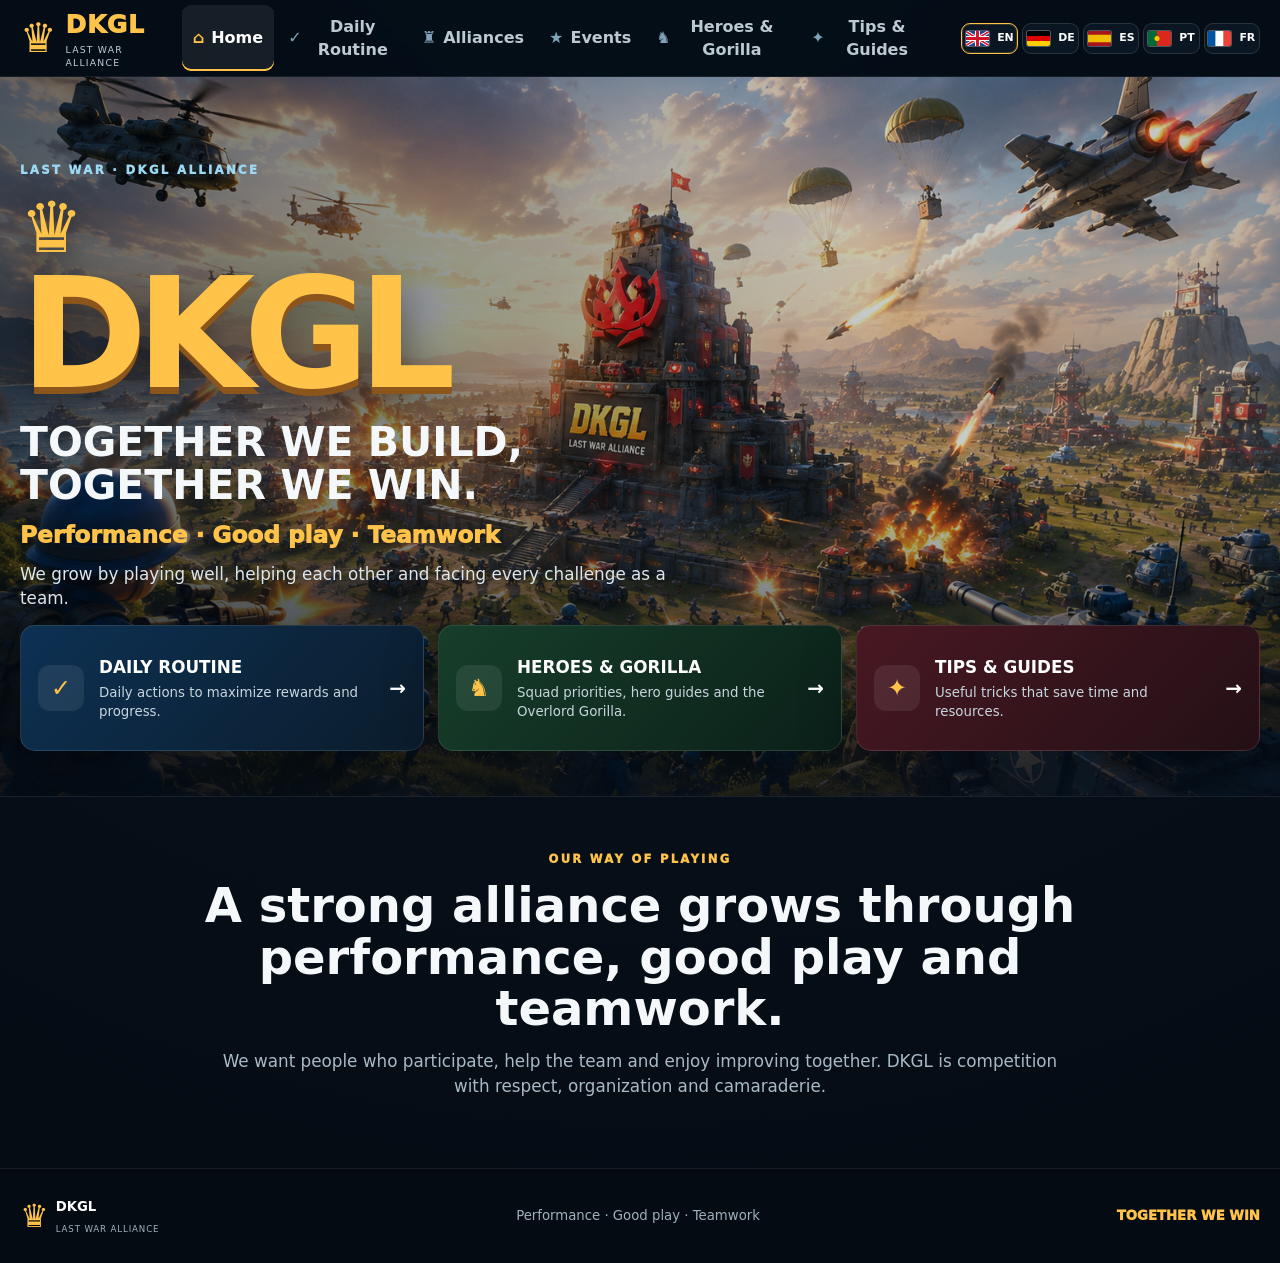
<file: index.html>
<!doctype html>
<html lang="en">
<head>
  <meta charset="utf-8">
  <meta name="viewport" content="width=device-width,initial-scale=1">
  <meta name="theme-color" content="#07111d">
  <title>DKGL · Last War Alliance</title>
  <meta name="description" content="DKGL Last War multilingual guides, routines, heroes and alliance tips.">
  <link rel="stylesheet" href="style.css">
</head>
<body>
<header class="topbar">
  <div class="shell topbar-inner">
    <button class="brand" data-route="home" aria-label="DKGL Home">
      <span class="brand-crown">♛</span>
      <span class="brand-word">DKGL</span>
      <small>LAST WAR ALLIANCE</small>
    </button>

    <button class="nav-toggle" id="navToggle" aria-expanded="false" aria-controls="mainNav">☰</button>

    <nav class="main-nav" id="mainNav" aria-label="Main navigation">
      <button class="nav-link active" data-route="home"><span>⌂</span><b data-i18n="navHome">Home</b></button>
      <button class="nav-link" data-route="daily"><span>✓</span><b data-i18n="navDaily">Daily Routine</b></button>
      <button class="nav-link" data-route="alliances"><span>♜</span><b data-i18n="navAlliances">Alliances</b></button>
      <button class="nav-link" data-route="events"><span>★</span><b data-i18n="navEvents">Events</b></button>
      <button class="nav-link" data-route="heroes"><span>♞</span><b data-i18n="navHeroes">Heroes</b></button>
      <button class="nav-link" data-route="tips"><span>✦</span><b data-i18n="navTips">Tips</b></button>
    </nav>

    <div class="lang-switcher" aria-label="Language selector">
      <button class="lang active" data-lang="en" title="English"><img src="assets/flag-en.svg" alt="English"><span>EN</span></button>
      <button class="lang" data-lang="de" title="Deutsch"><img src="assets/flag-de.svg" alt="Deutsch"><span>DE</span></button>
      <button class="lang" data-lang="es" title="Español"><img src="assets/flag-es.svg" alt="Español"><span>ES</span></button>
      <button class="lang" data-lang="pt" title="Português"><img src="assets/flag-pt.svg" alt="Português"><span>PT</span></button>
      <button class="lang" data-lang="fr" title="Français"><img src="assets/flag-fr.svg" alt="Français"><span>FR</span></button>
    </div>
  </div>
</header>

<main>
  <!-- HOME -->
  <section class="page active" data-page="home">
    <section class="hero">
      <div class="hero-bg"></div>
      <div class="hero-shade"></div>
      <div class="shell hero-inner">
        <div class="hero-copy">
          <span class="eyebrow">LAST WAR · DKGL ALLIANCE</span>
          <div class="hero-crown">♛</div>
          <h1>DKGL</h1>
          <h2 data-i18n="homeMotto">Together we build, together we win.</h2>
          <p class="hero-values" data-i18n="homeValues">Performance · Good play · Teamwork</p>
          <p class="hero-text" data-i18n="homeIntro">We grow by playing well, helping each other and facing every challenge as a team.</p>
        </div>
      </div>

      <div class="shell home-grid">
        <button class="home-tile blue" data-route="daily">
          <span class="tile-icon">✓</span>
          <span><strong data-i18n="tileDailyTitle">Daily Routine</strong><small data-i18n="tileDailyText">Daily actions to maximize rewards and progress.</small></span>
          <b>→</b>
        </button>
        <button class="home-tile green" data-route="heroes">
          <span class="tile-icon">♞</span>
          <span><strong data-i18n="tileHeroesTitle">Heroes</strong><small data-i18n="tileHeroesText">Squad priorities and visual hero guides.</small></span>
          <b>→</b>
        </button>
        <button class="home-tile red" data-route="tips">
          <span class="tile-icon">✦</span>
          <span><strong data-i18n="tileTipsTitle">Tips & Guides</strong><small data-i18n="tileTipsText">Useful tricks that save time and resources.</small></span>
          <b>→</b>
        </button>
      </div>
    </section>

    <section class="shell manifesto">
      <div class="manifesto-kicker" data-i18n="manifestoKicker">OUR WAY OF PLAYING</div>
      <h3 data-i18n="manifestoTitle">A strong alliance grows through performance, good play and teamwork.</h3>
      <p data-i18n="manifestoText">We want people who participate, help the team and enjoy improving together. DKGL is competition with respect, organization and camaraderie.</p>
    </section>
  </section>

  <!-- DAILY -->
  <section class="page shell content-page" data-page="daily">
    <div class="section-hero">
      <span class="section-code">01 // DAILY</span>
      <h2 data-i18n="dailyTitle">Daily Growth Routine</h2>
      <p data-i18n="dailyIntro">A practical routine to collect the easiest rewards and keep your account growing.</p>
    </div>
    <div id="dailyGrid" class="guide-stack"></div>
  </section>

  <!-- ALLIANCES -->
  <section class="page shell content-page" data-page="alliances">
    <div class="section-hero">
      <span class="section-code">02 // ALLIANCE</span>
      <h2 data-i18n="alliancesTitle">Alliances</h2>
      <p data-i18n="alliancesIntro">Coordination, cooperation and alliance organization.</p>
    </div>
    <div class="empty-state">
      <span>♜</span>
      <h3 data-i18n="comingSoon">More guides coming soon</h3>
      <p data-i18n="alliancesPlaceholder">This area is ready for alliance schedules, coordination, donations and war organization.</p>
    </div>
  </section>

  <!-- EVENTS -->
  <section class="page shell content-page" data-page="events">
    <div class="section-hero">
      <span class="section-code">03 // EVENTS</span>
      <h2 data-i18n="eventsTitle">Events</h2>
      <p data-i18n="eventsIntro">Priorities, calendars and event strategies.</p>
    </div>
    <div class="empty-state">
      <span>★</span>
      <h3 data-i18n="comingSoon">More guides coming soon</h3>
      <p data-i18n="eventsPlaceholder">This area is ready for event guides and visual walkthroughs.</p>
    </div>
  </section>

  <!-- HEROES -->
  <section class="page shell content-page" data-page="heroes">
    <div class="section-hero">
      <span class="section-code">04 // HEROES + OVERLORD</span>
      <h2 data-i18n="heroesTitle">Heroes & Gorilla</h2>
      <p data-i18n="heroesIntro">Squad priorities plus the basic and extended Overlord Gorilla guide.</p>
    </div>

    <div class="heroes-grid heroes-hub-grid">
      <article class="hero-card hero-link-card">
        <div class="hero-card-head">
          <span>MISSILE</span>
          <h3 data-i18n="missileTitle">Missile Squad Guide</h3>
          <p data-i18n="missileText">Skill prioritization and 5-star / level order.</p>
        </div>
        <a class="hero-page-link" data-guide-page="missile" href="hero-missile.html" target="_blank" rel="noopener">
          <img src="assets/missile.png" alt="Missile Squad Guide">
          <span class="card-open-mark">↗</span>
        </a>
      </article>

      <article class="hero-card hero-link-card">
        <div class="hero-card-head">
          <span>AIR</span>
          <h3 data-i18n="airTitle">Air Squad Guide</h3>
          <p data-i18n="airText">Skill prioritization and 5-star / level order.</p>
        </div>
        <a class="hero-page-link" data-guide-page="air" href="hero-air.html" target="_blank" rel="noopener">
          <img src="assets/air.png" alt="Air Squad Guide">
          <span class="card-open-mark">↗</span>
        </a>
      </article>

      <article class="hero-card hero-link-card">
        <div class="hero-card-head">
          <span>TANK</span>
          <h3 data-i18n="tankTitle">Tank Squad Guide</h3>
          <p data-i18n="tankText">Skill prioritization and 5-star / level order.</p>
        </div>
        <a class="hero-page-link" data-guide-page="tank" href="hero-tank.html" target="_blank" rel="noopener">
          <img src="assets/tank.png" alt="Tank Squad Guide">
          <span class="card-open-mark">↗</span>
        </a>
      </article>

      <article class="hero-card hero-link-card gorilla-guide-card basic">
        <div class="hero-card-head">
          <span>OVERLORD · BASIC</span>
          <h3 data-i18n="gorillaBasicTitle">Basic Overlord Gorilla Guide</h3>
          <p data-i18n="gorillaBasicText">Essential deployment guide.</p>
        </div>
        <a class="hero-page-link gorilla-card-link" data-gorilla-guide="basic" href="gorilla-basic-guide-en.html" target="_blank" rel="noopener">
          <img src="assets/gorilla-basic-guide-cover-en.png" alt="Basic Overlord Gorilla Guide">
          <span class="guide-card-cta"><b data-i18n="gorillaBasicOpen">Open basic guide</b><em>↗</em></span>
        </a>
      </article>

      <article class="hero-card hero-link-card gorilla-guide-card extended">
        <div class="hero-card-head">
          <span>OVERLORD · EXTENDED</span>
          <h3 data-i18n="gorillaAdvancedTitle">Extended Overlord Gorilla Guide</h3>
          <p data-i18n="gorillaAdvancedText">Complete Overlord walkthrough.</p>
        </div>
        <a class="hero-page-link gorilla-card-link" data-gorilla-guide="extended" href="gorilla-guide-en.html" target="_blank" rel="noopener">
          <img src="assets/gorilla-extended-guide-cover-en.png" alt="Extended Overlord Gorilla Guide">
          <span class="guide-card-cta"><b data-i18n="gorillaAdvancedOpen">Open extended guide</b><em>↗</em></span>
        </a>
      </article>
    </div>
  </section>

  <!-- TIPS & GUIDES -->
  <section class="page shell content-page" data-page="tips">
    <div class="section-hero">
      <span class="section-code">05 // TIPS &amp; GUIDES</span>
      <h2 data-i18n="tipsTitle">Tips &amp; Guides</h2>
      <p data-i18n="tipsIntro">Quick tricks and complete visual guides, organized so you can find what you need fast.</p>
    </div>
    <div id="tipsApp"></div>
  </section>
</main>

<footer class="footer">
  <div class="shell footer-inner">
    <div><span class="footer-crown">♛</span><b>DKGL</b><small>LAST WAR ALLIANCE</small></div>
    <p data-i18n="footerMotto">Performance · Good play · Teamwork</p>
    <span>TOGETHER WE WIN</span>
  </div>
</footer>

<script src="app.js"></script>
</body>
</html>
</file>
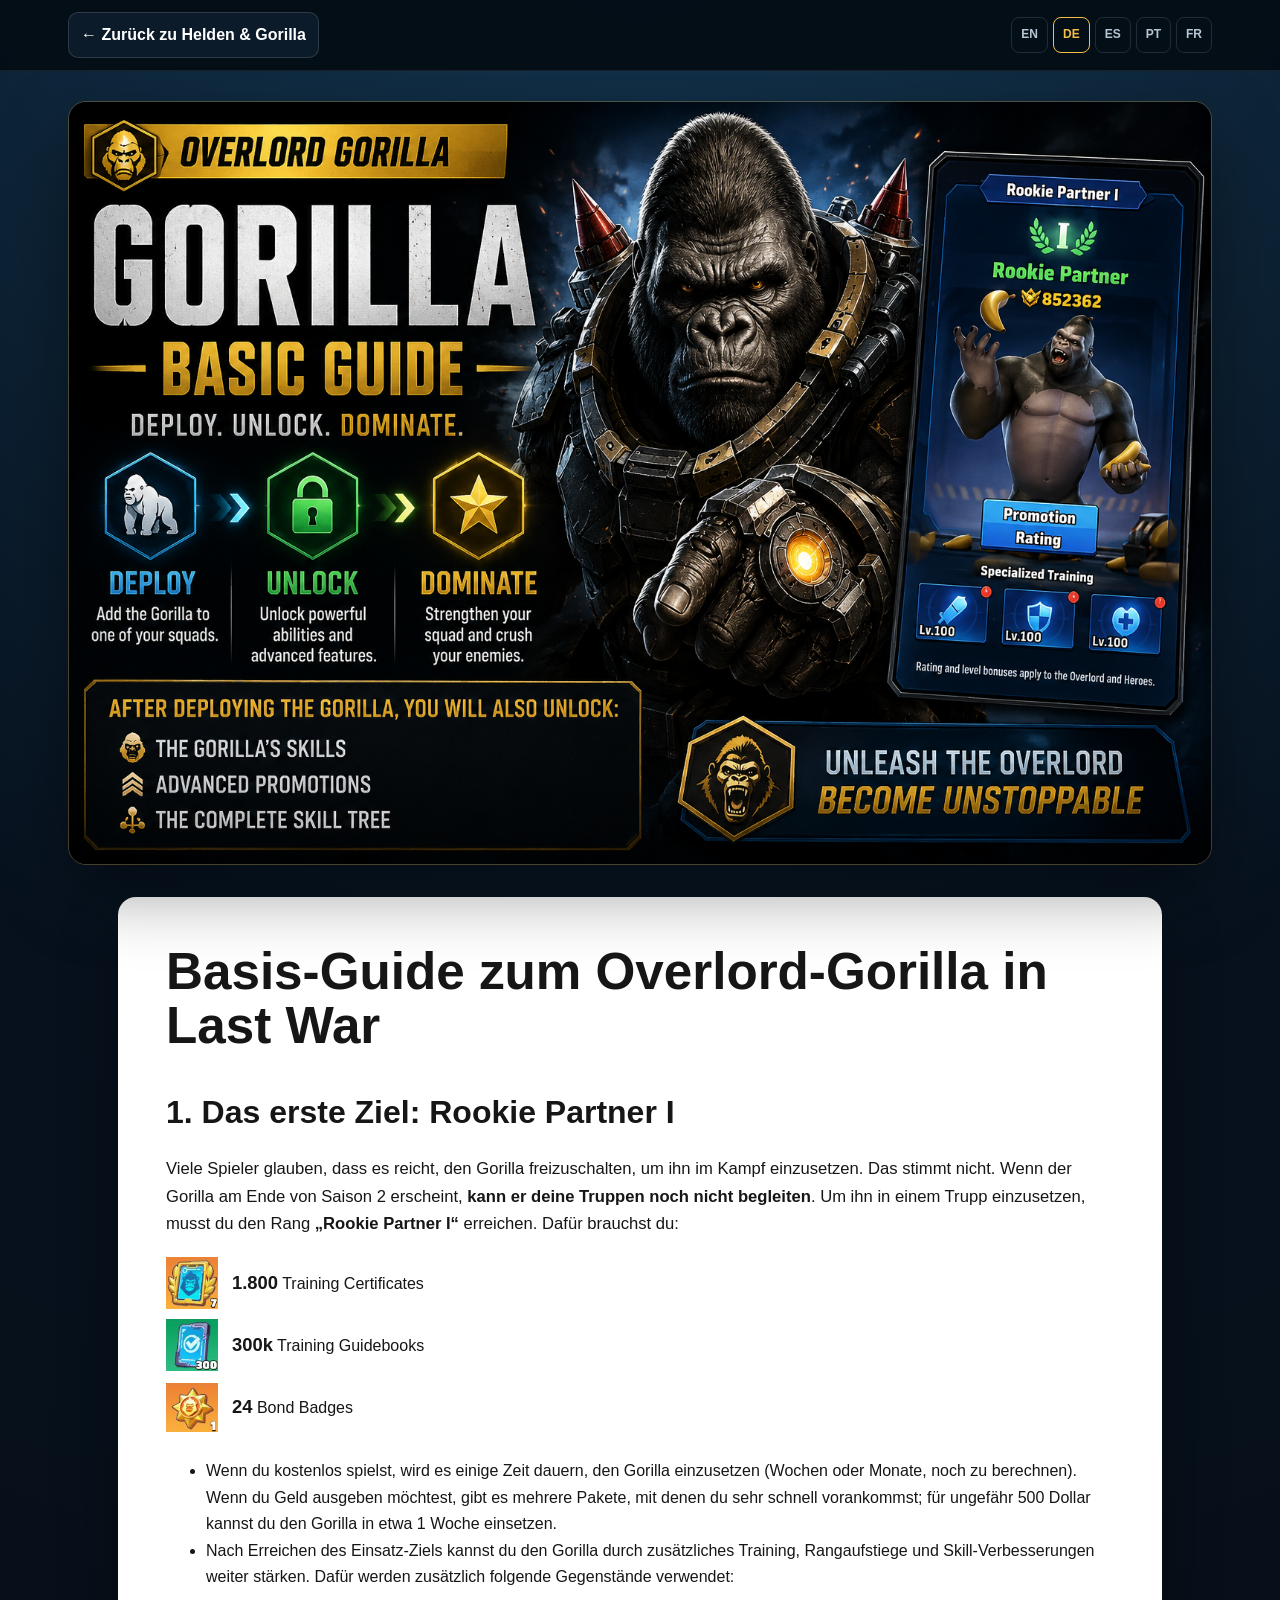
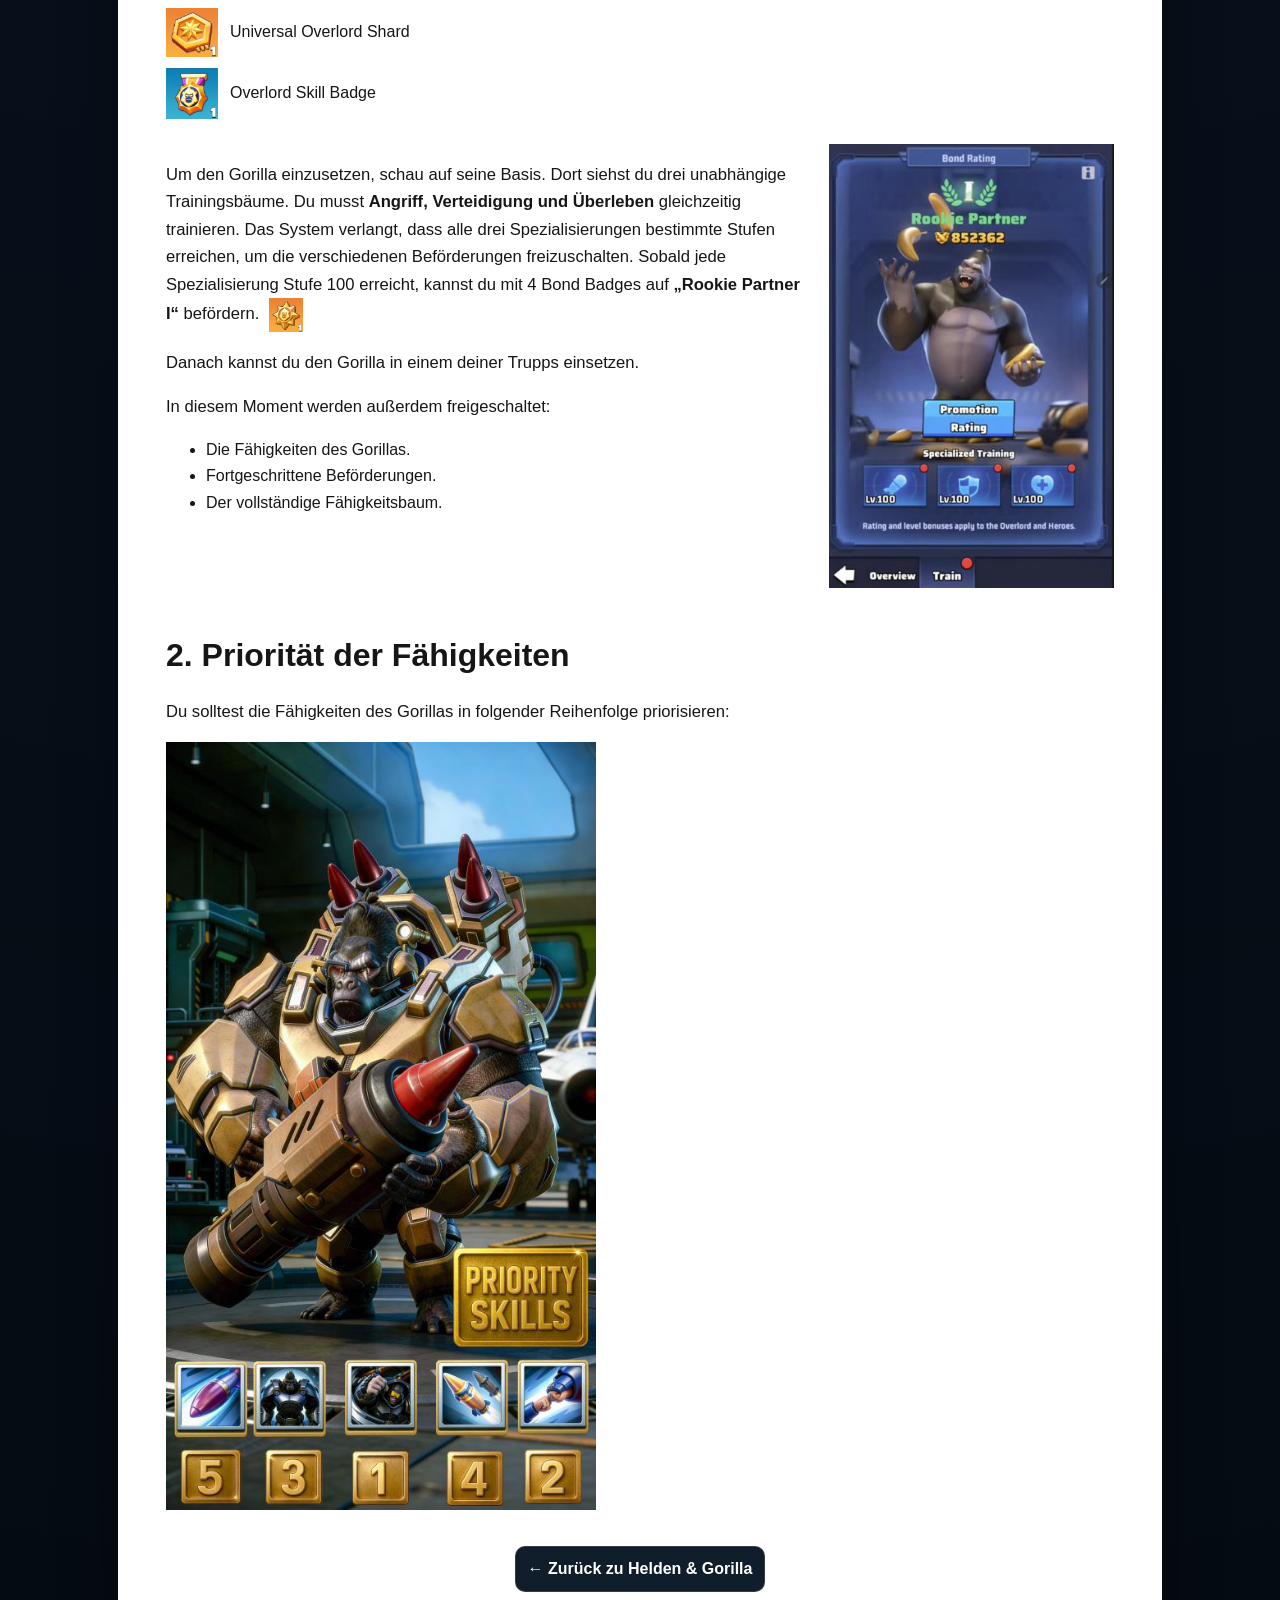
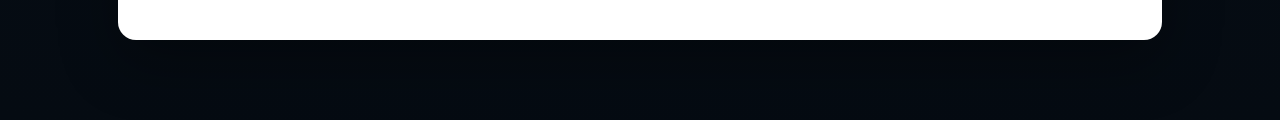
<file: gorilla-basic-guide-de.html>
<!doctype html>
<html lang="de">
<head><meta charset="utf-8"><meta name="viewport" content="width=device-width,initial-scale=1">
<title>Basis-Guide zum Overlord-Gorilla in Last War</title><style>
:root{--bg:#07111d;--panel:#0d1d2c;--line:#29445f;--text:#eef6ff;--muted:#a7bad0;--gold:#f4bf47}
*{box-sizing:border-box}html{scroll-behavior:smooth}
body{margin:0;background:radial-gradient(circle at 50% -10%,#153b58,#07111d 38%,#050b12 100%);color:var(--text);font-family:Inter,Segoe UI,Arial,sans-serif;line-height:1.65}
.page-top{position:sticky;top:0;z-index:20;background:rgba(5,13,22,.95);backdrop-filter:blur(13px);border-bottom:1px solid rgba(255,255,255,.08)}
.top-inner{max-width:1180px;margin:auto;padding:12px 18px;display:flex;align-items:center;justify-content:space-between;gap:14px}
.back{display:inline-flex;align-items:center;text-decoration:none;color:white;font-weight:900;padding:9px 12px;border:1px solid rgba(255,255,255,.14);border-radius:10px;background:#0c1b29}
.back:hover{border-color:var(--gold);color:var(--gold)}
.langs{display:flex;gap:5px}.langs a{text-decoration:none;color:#b7c7d4;border:1px solid rgba(255,255,255,.12);padding:7px 9px;border-radius:8px;font-size:.75rem;font-weight:900}.langs a.active{border-color:var(--gold);color:var(--gold)}
.hero{max-width:1180px;margin:30px auto 0;padding:0 18px}.hero img{width:100%;border-radius:18px;border:1px solid rgba(255,195,73,.25);box-shadow:0 28px 70px rgba(0,0,0,.38)}
main{max-width:1080px;margin:24px auto 80px;padding:0 18px}
.guide{background:#fff;color:#161616;border-radius:18px;padding:clamp(22px,4vw,48px);box-shadow:0 22px 60px rgba(0,0,0,.32)}
.guide h1{font-size:clamp(2rem,4vw,3.2rem);line-height:1.06;margin:0 0 28px}.guide h2{font-size:clamp(1.45rem,3vw,2rem);margin:32px 0 14px}.guide p{font-size:1.04rem}
.resources{display:grid;gap:10px;margin:20px 0 25px}.resource{display:flex;align-items:center;gap:14px}.resource img{width:52px;height:52px;object-fit:contain}.resource strong{font-size:1.15rem}.extra{display:grid;gap:9px;margin:12px 0 25px}.extra div{display:flex;align-items:center;gap:12px}.extra img{width:52px;height:52px;object-fit:contain}
.training{display:grid;grid-template-columns:minmax(0,1fr) 285px;gap:28px;align-items:start}.training figure{margin:0}.training figure img{width:100%;height:auto}.inline-badge{display:inline-block!important;width:34px!important;height:34px!important;vertical-align:middle;margin-left:5px}
.priority img{width:min(430px,100%);height:auto}.bottom-back{margin-top:28px;text-align:center}.bottom-back .back{background:#101d2a}
@media(max-width:760px){.training{grid-template-columns:1fr}.training figure{width:min(320px,100%);margin:auto}.top-inner{align-items:flex-start;flex-direction:column}.langs{width:100%;overflow:auto}}
</style></head>
<body>
<div class="page-top"><div class="top-inner">
<a class="back" href="index.html#heroes">← Zurück zu Helden & Gorilla</a>
<div class="langs"><a class="" href="gorilla-basic-guide-en.html" onclick="localStorage.setItem('dkgl-lang','en')">EN</a><a class="active" href="gorilla-basic-guide-de.html" onclick="localStorage.setItem('dkgl-lang','de')">DE</a><a class="" href="gorilla-basic-guide-es.html" onclick="localStorage.setItem('dkgl-lang','es')">ES</a><a class="" href="gorilla-basic-guide-pt.html" onclick="localStorage.setItem('dkgl-lang','pt')">PT</a><a class="" href="gorilla-basic-guide-fr.html" onclick="localStorage.setItem('dkgl-lang','fr')">FR</a></div>
</div></div>
<div class="hero"><img src="assets/gorilla-basic-guide-cover-en.png" alt="Basis-Guide zum Overlord-Gorilla in Last War"></div>
<main>
<article class="guide">
<h1>Basis-Guide zum Overlord-Gorilla in Last War</h1>
<h2>1. Das erste Ziel: Rookie Partner I</h2>
<p>Viele Spieler glauben, dass es reicht, den Gorilla freizuschalten, um ihn im Kampf einzusetzen. Das stimmt nicht. Wenn der Gorilla am Ende von Saison 2 erscheint, <b>kann er deine Truppen noch nicht begleiten</b>. Um ihn in einem Trupp einzusetzen, musst du den Rang <b>„Rookie Partner I“</b> erreichen. Dafür brauchst du:</p>
<div class="resources"><div class="resource"><img src="assets/gorilla-basic-training-certificates.png" alt=""><div><strong>1.800</strong> Training Certificates</div></div><div class="resource"><img src="assets/gorilla-basic-training-guidebooks.png" alt=""><div><strong>300k</strong> Training Guidebooks</div></div><div class="resource"><img src="assets/gorilla-basic-bond-badge.png" alt=""><div><strong>24</strong> Bond Badges</div></div></div>
<ul><li>Wenn du kostenlos spielst, wird es einige Zeit dauern, den Gorilla einzusetzen (Wochen oder Monate, noch zu berechnen). Wenn du Geld ausgeben möchtest, gibt es mehrere Pakete, mit denen du sehr schnell vorankommst; für ungefähr 500 Dollar kannst du den Gorilla in etwa 1 Woche einsetzen.</li><li>Nach Erreichen des Einsatz-Ziels kannst du den Gorilla durch zusätzliches Training, Rangaufstiege und Skill-Verbesserungen weiter stärken. Dafür werden zusätzlich folgende Gegenstände verwendet:</li></ul>
<div class="extra"><div><img src="assets/gorilla-basic-universal-shard.png" alt=""><span>Universal Overlord Shard</span></div><div><img src="assets/gorilla-basic-skill-badge.png" alt=""><span>Overlord Skill Badge</span></div></div>
<div class="training">
<div>
<p>Um den Gorilla einzusetzen, schau auf seine Basis. Dort siehst du drei unabhängige Trainingsbäume. Du musst <b>Angriff, Verteidigung und Überleben</b> gleichzeitig trainieren. Das System verlangt, dass alle drei Spezialisierungen bestimmte Stufen erreichen, um die verschiedenen Beförderungen freizuschalten. Sobald jede Spezialisierung Stufe 100 erreicht, kannst du mit 4 Bond Badges auf <b>„Rookie Partner I“</b> befördern. <img class="inline-badge" src="assets/gorilla-basic-bond-badge-inline.png" alt="Bond Badge"></p>
<p>Danach kannst du den Gorilla in einem deiner Trupps einsetzen.</p>
<p>In diesem Moment werden außerdem freigeschaltet:</p><ul><li>Die Fähigkeiten des Gorillas.</li><li>Fortgeschrittene Beförderungen.</li><li>Der vollständige Fähigkeitsbaum.</li></ul>
</div>
<figure><img src="assets/gorilla-basic-rookie-partner.png" alt="Rookie Partner I"></figure>
</div>
<section class="priority"><h2>2. Priorität der Fähigkeiten</h2><p>Du solltest die Fähigkeiten des Gorillas in folgender Reihenfolge priorisieren:</p><img src="assets/gorilla-basic-priority-skills.png" alt="Priority skills"></section>
<div class="bottom-back"><a class="back" href="index.html#heroes">← Zurück zu Helden & Gorilla</a></div>
</article>
</main>
<script>localStorage.setItem("dkgl-lang","de");</script>
</body></html>
</file>
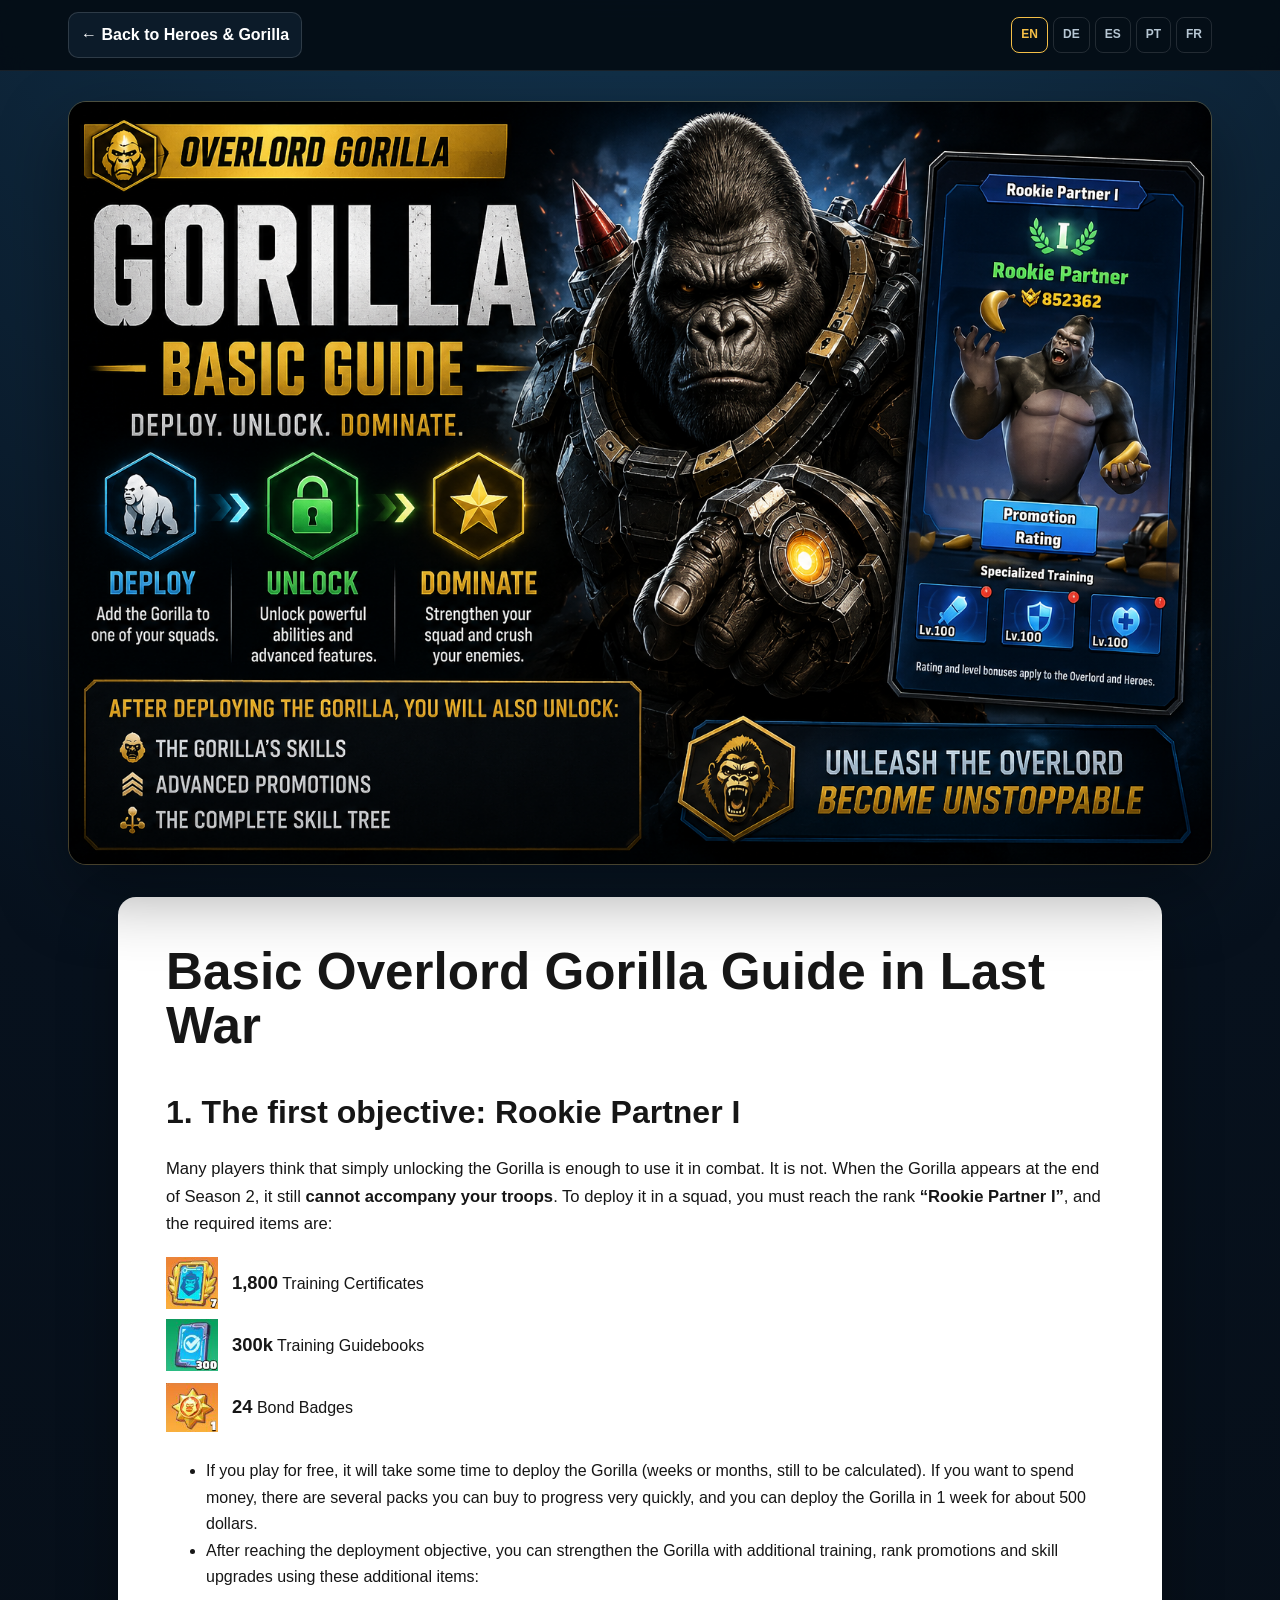
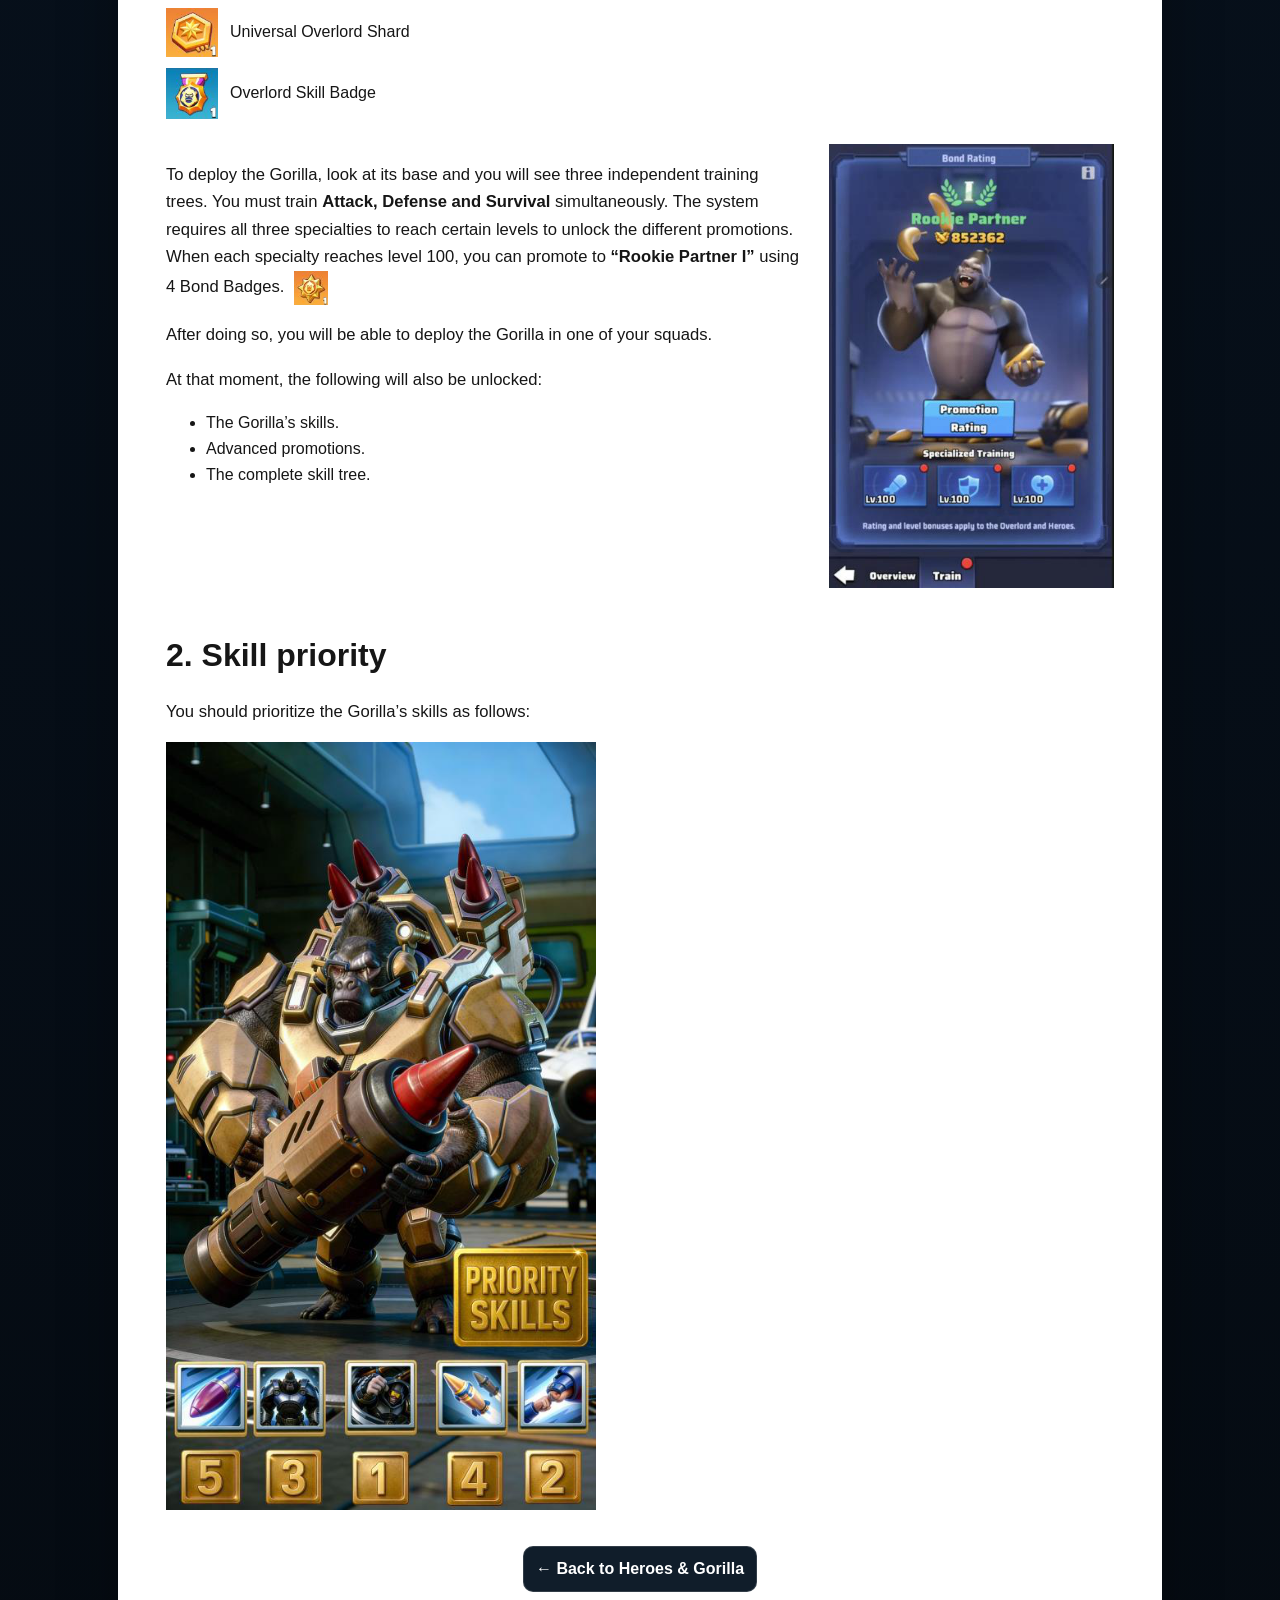
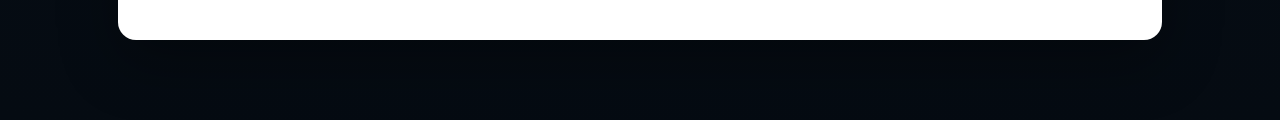
<file: gorilla-basic-guide-en.html>
<!doctype html>
<html lang="en">
<head><meta charset="utf-8"><meta name="viewport" content="width=device-width,initial-scale=1">
<title>Basic Overlord Gorilla Guide in Last War</title><style>
:root{--bg:#07111d;--panel:#0d1d2c;--line:#29445f;--text:#eef6ff;--muted:#a7bad0;--gold:#f4bf47}
*{box-sizing:border-box}html{scroll-behavior:smooth}
body{margin:0;background:radial-gradient(circle at 50% -10%,#153b58,#07111d 38%,#050b12 100%);color:var(--text);font-family:Inter,Segoe UI,Arial,sans-serif;line-height:1.65}
.page-top{position:sticky;top:0;z-index:20;background:rgba(5,13,22,.95);backdrop-filter:blur(13px);border-bottom:1px solid rgba(255,255,255,.08)}
.top-inner{max-width:1180px;margin:auto;padding:12px 18px;display:flex;align-items:center;justify-content:space-between;gap:14px}
.back{display:inline-flex;align-items:center;text-decoration:none;color:white;font-weight:900;padding:9px 12px;border:1px solid rgba(255,255,255,.14);border-radius:10px;background:#0c1b29}
.back:hover{border-color:var(--gold);color:var(--gold)}
.langs{display:flex;gap:5px}.langs a{text-decoration:none;color:#b7c7d4;border:1px solid rgba(255,255,255,.12);padding:7px 9px;border-radius:8px;font-size:.75rem;font-weight:900}.langs a.active{border-color:var(--gold);color:var(--gold)}
.hero{max-width:1180px;margin:30px auto 0;padding:0 18px}.hero img{width:100%;border-radius:18px;border:1px solid rgba(255,195,73,.25);box-shadow:0 28px 70px rgba(0,0,0,.38)}
main{max-width:1080px;margin:24px auto 80px;padding:0 18px}
.guide{background:#fff;color:#161616;border-radius:18px;padding:clamp(22px,4vw,48px);box-shadow:0 22px 60px rgba(0,0,0,.32)}
.guide h1{font-size:clamp(2rem,4vw,3.2rem);line-height:1.06;margin:0 0 28px}.guide h2{font-size:clamp(1.45rem,3vw,2rem);margin:32px 0 14px}.guide p{font-size:1.04rem}
.resources{display:grid;gap:10px;margin:20px 0 25px}.resource{display:flex;align-items:center;gap:14px}.resource img{width:52px;height:52px;object-fit:contain}.resource strong{font-size:1.15rem}.extra{display:grid;gap:9px;margin:12px 0 25px}.extra div{display:flex;align-items:center;gap:12px}.extra img{width:52px;height:52px;object-fit:contain}
.training{display:grid;grid-template-columns:minmax(0,1fr) 285px;gap:28px;align-items:start}.training figure{margin:0}.training figure img{width:100%;height:auto}.inline-badge{display:inline-block!important;width:34px!important;height:34px!important;vertical-align:middle;margin-left:5px}
.priority img{width:min(430px,100%);height:auto}.bottom-back{margin-top:28px;text-align:center}.bottom-back .back{background:#101d2a}
@media(max-width:760px){.training{grid-template-columns:1fr}.training figure{width:min(320px,100%);margin:auto}.top-inner{align-items:flex-start;flex-direction:column}.langs{width:100%;overflow:auto}}
</style></head>
<body>
<div class="page-top"><div class="top-inner">
<a class="back" href="index.html#heroes">← Back to Heroes & Gorilla</a>
<div class="langs"><a class="active" href="gorilla-basic-guide-en.html" onclick="localStorage.setItem('dkgl-lang','en')">EN</a><a class="" href="gorilla-basic-guide-de.html" onclick="localStorage.setItem('dkgl-lang','de')">DE</a><a class="" href="gorilla-basic-guide-es.html" onclick="localStorage.setItem('dkgl-lang','es')">ES</a><a class="" href="gorilla-basic-guide-pt.html" onclick="localStorage.setItem('dkgl-lang','pt')">PT</a><a class="" href="gorilla-basic-guide-fr.html" onclick="localStorage.setItem('dkgl-lang','fr')">FR</a></div>
</div></div>
<div class="hero"><img src="assets/gorilla-basic-guide-cover-en.png" alt="Basic Overlord Gorilla Guide in Last War"></div>
<main>
<article class="guide">
<h1>Basic Overlord Gorilla Guide in Last War</h1>
<h2>1. The first objective: Rookie Partner I</h2>
<p>Many players think that simply unlocking the Gorilla is enough to use it in combat. It is not. When the Gorilla appears at the end of Season 2, it still <b>cannot accompany your troops</b>. To deploy it in a squad, you must reach the rank <b>“Rookie Partner I”</b>, and the required items are:</p>
<div class="resources"><div class="resource"><img src="assets/gorilla-basic-training-certificates.png" alt=""><div><strong>1,800</strong> Training Certificates</div></div><div class="resource"><img src="assets/gorilla-basic-training-guidebooks.png" alt=""><div><strong>300k</strong> Training Guidebooks</div></div><div class="resource"><img src="assets/gorilla-basic-bond-badge.png" alt=""><div><strong>24</strong> Bond Badges</div></div></div>
<ul><li>If you play for free, it will take some time to deploy the Gorilla (weeks or months, still to be calculated). If you want to spend money, there are several packs you can buy to progress very quickly, and you can deploy the Gorilla in 1 week for about 500 dollars.</li><li>After reaching the deployment objective, you can strengthen the Gorilla with additional training, rank promotions and skill upgrades using these additional items:</li></ul>
<div class="extra"><div><img src="assets/gorilla-basic-universal-shard.png" alt=""><span>Universal Overlord Shard</span></div><div><img src="assets/gorilla-basic-skill-badge.png" alt=""><span>Overlord Skill Badge</span></div></div>
<div class="training">
<div>
<p>To deploy the Gorilla, look at its base and you will see three independent training trees. You must train <b>Attack, Defense and Survival</b> simultaneously. The system requires all three specialties to reach certain levels to unlock the different promotions. When each specialty reaches level 100, you can promote to <b>“Rookie Partner I”</b> using 4 Bond Badges. <img class="inline-badge" src="assets/gorilla-basic-bond-badge-inline.png" alt="Bond Badge"></p>
<p>After doing so, you will be able to deploy the Gorilla in one of your squads.</p>
<p>At that moment, the following will also be unlocked:</p><ul><li>The Gorilla’s skills.</li><li>Advanced promotions.</li><li>The complete skill tree.</li></ul>
</div>
<figure><img src="assets/gorilla-basic-rookie-partner.png" alt="Rookie Partner I"></figure>
</div>
<section class="priority"><h2>2. Skill priority</h2><p>You should prioritize the Gorilla’s skills as follows:</p><img src="assets/gorilla-basic-priority-skills.png" alt="Priority skills"></section>
<div class="bottom-back"><a class="back" href="index.html#heroes">← Back to Heroes & Gorilla</a></div>
</article>
</main>
<script>localStorage.setItem("dkgl-lang","en");</script>
</body></html>
</file>
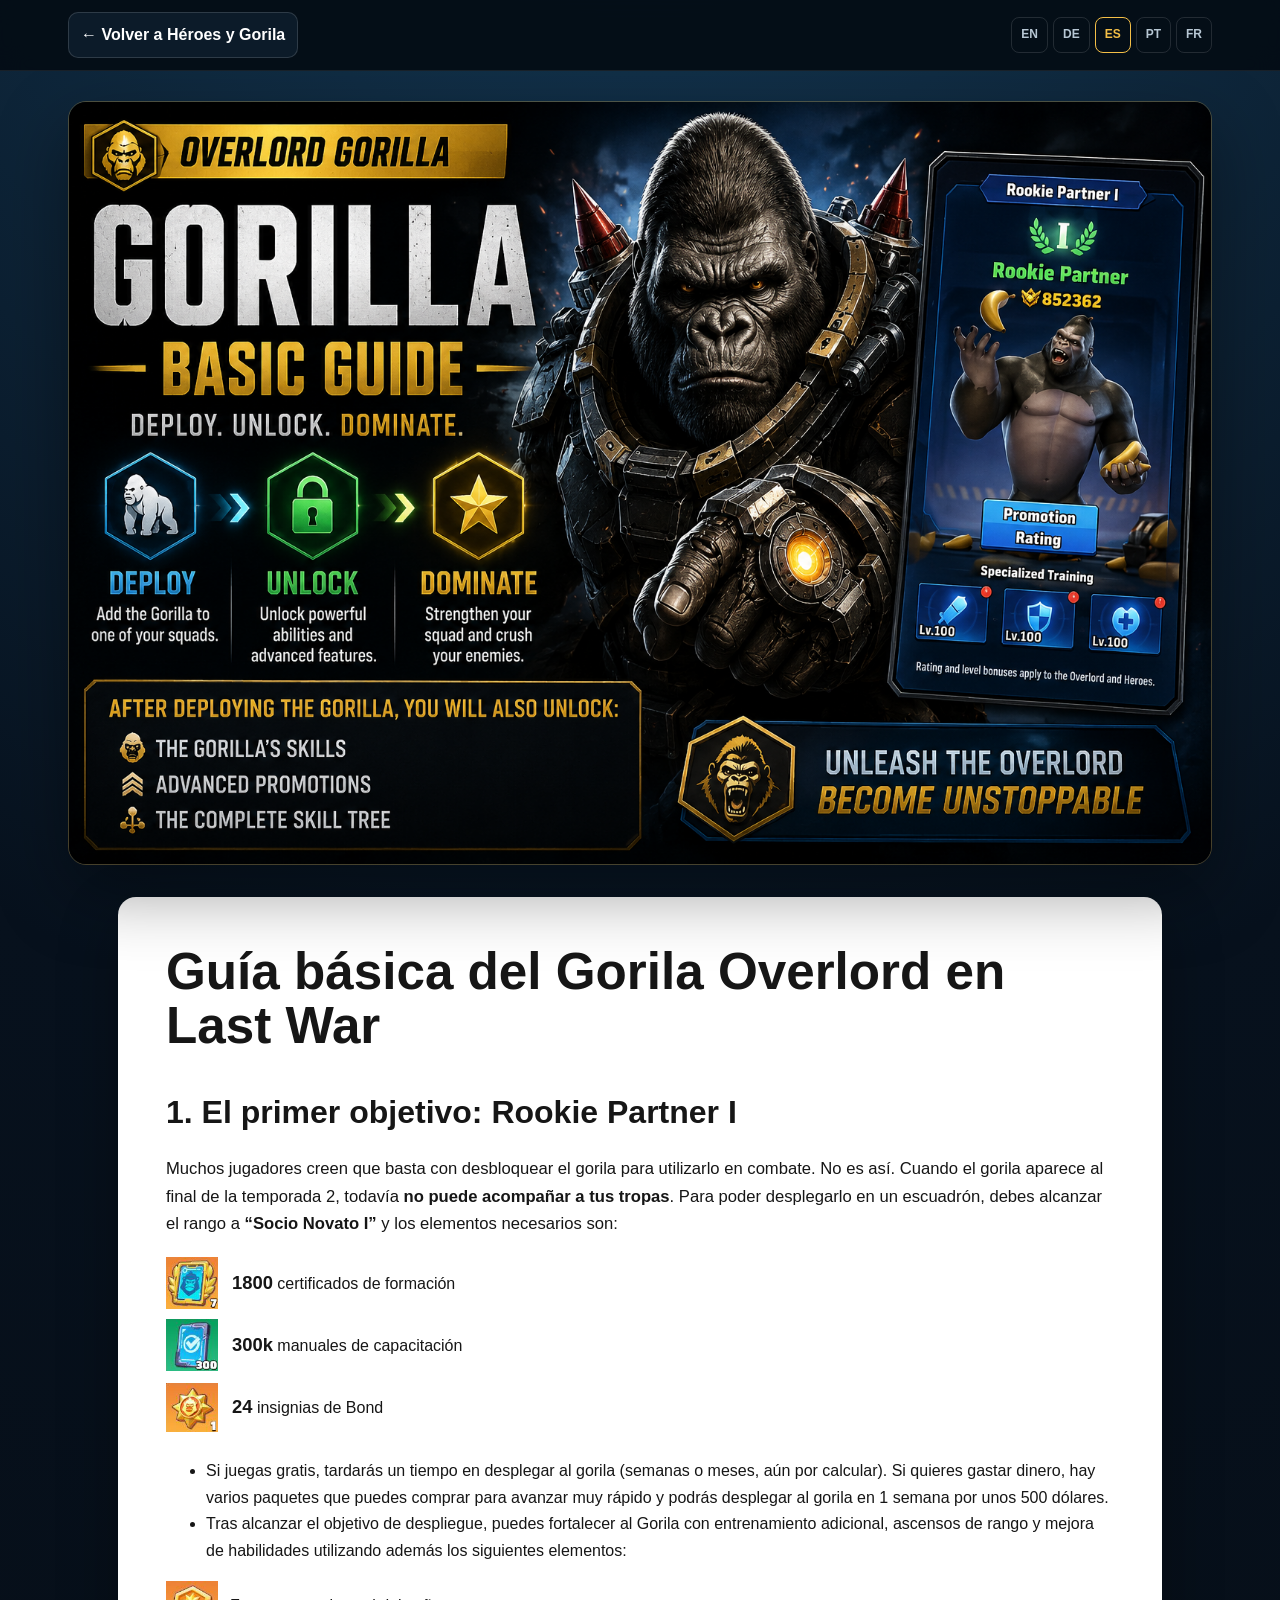
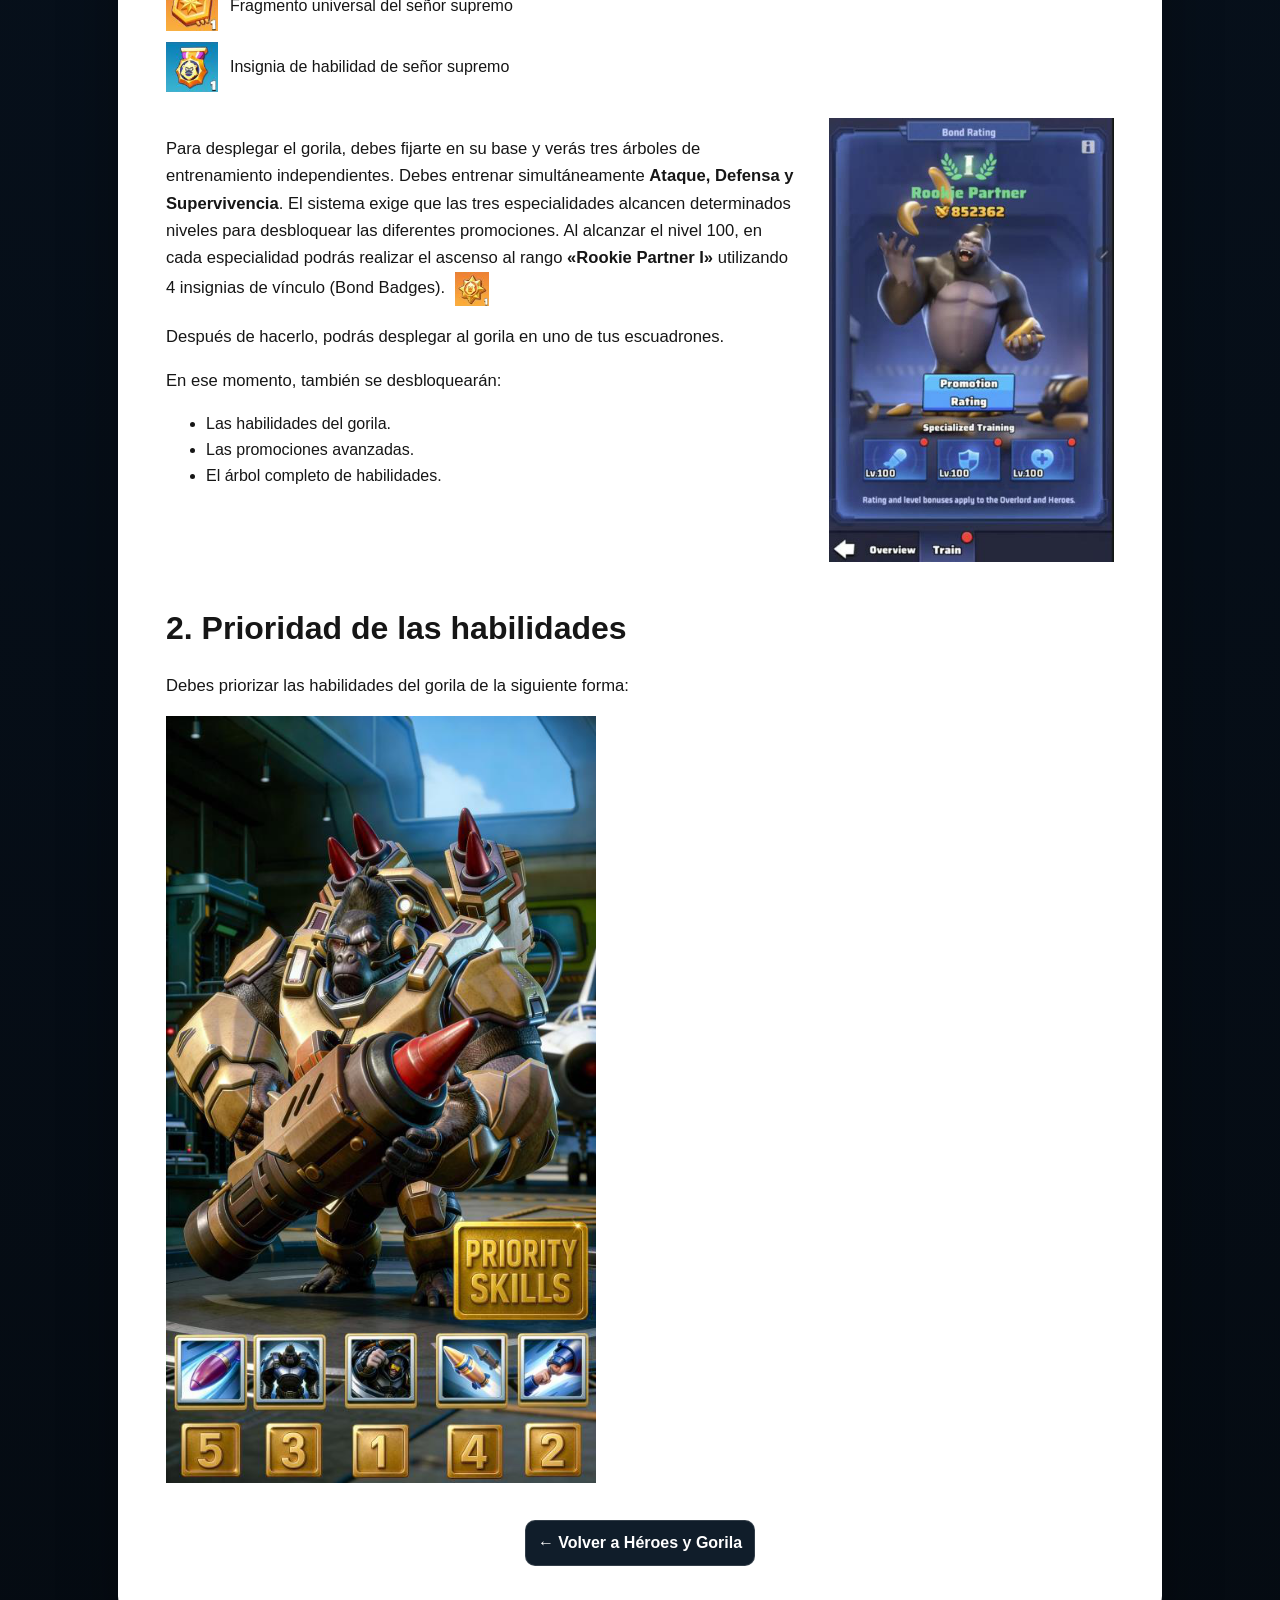
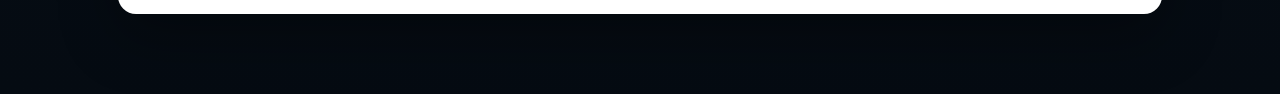
<file: gorilla-basic-guide-es.html>
<!doctype html>
<html lang="es">
<head><meta charset="utf-8"><meta name="viewport" content="width=device-width,initial-scale=1">
<title>Guía básica del Gorila Overlord en Last War</title><style>
:root{--bg:#07111d;--panel:#0d1d2c;--line:#29445f;--text:#eef6ff;--muted:#a7bad0;--gold:#f4bf47}
*{box-sizing:border-box}html{scroll-behavior:smooth}
body{margin:0;background:radial-gradient(circle at 50% -10%,#153b58,#07111d 38%,#050b12 100%);color:var(--text);font-family:Inter,Segoe UI,Arial,sans-serif;line-height:1.65}
.page-top{position:sticky;top:0;z-index:20;background:rgba(5,13,22,.95);backdrop-filter:blur(13px);border-bottom:1px solid rgba(255,255,255,.08)}
.top-inner{max-width:1180px;margin:auto;padding:12px 18px;display:flex;align-items:center;justify-content:space-between;gap:14px}
.back{display:inline-flex;align-items:center;text-decoration:none;color:white;font-weight:900;padding:9px 12px;border:1px solid rgba(255,255,255,.14);border-radius:10px;background:#0c1b29}
.back:hover{border-color:var(--gold);color:var(--gold)}
.langs{display:flex;gap:5px}.langs a{text-decoration:none;color:#b7c7d4;border:1px solid rgba(255,255,255,.12);padding:7px 9px;border-radius:8px;font-size:.75rem;font-weight:900}.langs a.active{border-color:var(--gold);color:var(--gold)}
.hero{max-width:1180px;margin:30px auto 0;padding:0 18px}.hero img{width:100%;border-radius:18px;border:1px solid rgba(255,195,73,.25);box-shadow:0 28px 70px rgba(0,0,0,.38)}
main{max-width:1080px;margin:24px auto 80px;padding:0 18px}
.guide{background:#fff;color:#161616;border-radius:18px;padding:clamp(22px,4vw,48px);box-shadow:0 22px 60px rgba(0,0,0,.32)}
.guide h1{font-size:clamp(2rem,4vw,3.2rem);line-height:1.06;margin:0 0 28px}.guide h2{font-size:clamp(1.45rem,3vw,2rem);margin:32px 0 14px}.guide p{font-size:1.04rem}
.resources{display:grid;gap:10px;margin:20px 0 25px}.resource{display:flex;align-items:center;gap:14px}.resource img{width:52px;height:52px;object-fit:contain}.resource strong{font-size:1.15rem}.extra{display:grid;gap:9px;margin:12px 0 25px}.extra div{display:flex;align-items:center;gap:12px}.extra img{width:52px;height:52px;object-fit:contain}
.training{display:grid;grid-template-columns:minmax(0,1fr) 285px;gap:28px;align-items:start}.training figure{margin:0}.training figure img{width:100%;height:auto}.inline-badge{display:inline-block!important;width:34px!important;height:34px!important;vertical-align:middle;margin-left:5px}
.priority img{width:min(430px,100%);height:auto}.bottom-back{margin-top:28px;text-align:center}.bottom-back .back{background:#101d2a}
@media(max-width:760px){.training{grid-template-columns:1fr}.training figure{width:min(320px,100%);margin:auto}.top-inner{align-items:flex-start;flex-direction:column}.langs{width:100%;overflow:auto}}
</style></head>
<body>
<div class="page-top"><div class="top-inner">
<a class="back" href="index.html#heroes">← Volver a Héroes y Gorila</a>
<div class="langs"><a class="" href="gorilla-basic-guide-en.html" onclick="localStorage.setItem('dkgl-lang','en')">EN</a><a class="" href="gorilla-basic-guide-de.html" onclick="localStorage.setItem('dkgl-lang','de')">DE</a><a class="active" href="gorilla-basic-guide-es.html" onclick="localStorage.setItem('dkgl-lang','es')">ES</a><a class="" href="gorilla-basic-guide-pt.html" onclick="localStorage.setItem('dkgl-lang','pt')">PT</a><a class="" href="gorilla-basic-guide-fr.html" onclick="localStorage.setItem('dkgl-lang','fr')">FR</a></div>
</div></div>
<div class="hero"><img src="assets/gorilla-basic-guide-cover-en.png" alt="Guía básica del Gorila Overlord en Last War"></div>
<main>
<article class="guide">
<h1>Guía básica del Gorila Overlord en Last War</h1>
<h2>1. El primer objetivo: Rookie Partner I</h2>
<p>Muchos jugadores creen que basta con desbloquear el gorila para utilizarlo en combate. No es así. Cuando el gorila aparece al final de la temporada 2, todavía <b>no puede acompañar a tus tropas</b>. Para poder desplegarlo en un escuadrón, debes alcanzar el rango a <b>“Socio Novato I”</b> y los elementos necesarios son:</p>
<div class="resources"><div class="resource"><img src="assets/gorilla-basic-training-certificates.png" alt=""><div><strong>1800</strong> certificados de formación</div></div><div class="resource"><img src="assets/gorilla-basic-training-guidebooks.png" alt=""><div><strong>300k</strong> manuales de capacitación</div></div><div class="resource"><img src="assets/gorilla-basic-bond-badge.png" alt=""><div><strong>24</strong> insignias de Bond</div></div></div>
<ul><li>Si juegas gratis, tardarás un tiempo en desplegar al gorila (semanas o meses, aún por calcular). Si quieres gastar dinero, hay varios paquetes que puedes comprar para avanzar muy rápido y podrás desplegar al gorila en 1 semana por unos 500 dólares.</li><li>Tras alcanzar el objetivo de despliegue, puedes fortalecer al Gorila con entrenamiento adicional, ascensos de rango y mejora de habilidades utilizando además los siguientes elementos:</li></ul>
<div class="extra"><div><img src="assets/gorilla-basic-universal-shard.png" alt=""><span>Fragmento universal del señor supremo</span></div><div><img src="assets/gorilla-basic-skill-badge.png" alt=""><span>Insignia de habilidad de señor supremo</span></div></div>
<div class="training">
<div>
<p>Para desplegar el gorila, debes fijarte en su base y verás tres árboles de entrenamiento independientes. Debes entrenar simultáneamente <b>Ataque, Defensa y Supervivencia</b>. El sistema exige que las tres especialidades alcancen determinados niveles para desbloquear las diferentes promociones. Al alcanzar el nivel 100, en cada especialidad podrás realizar el ascenso al rango <b>«Rookie Partner I»</b> utilizando 4 insignias de vínculo (Bond Badges). <img class="inline-badge" src="assets/gorilla-basic-bond-badge-inline.png" alt="Bond Badge"></p>
<p>Después de hacerlo, podrás desplegar al gorila en uno de tus escuadrones.</p>
<p>En ese momento, también se desbloquearán:</p><ul><li>Las habilidades del gorila.</li><li>Las promociones avanzadas.</li><li>El árbol completo de habilidades.</li></ul>
</div>
<figure><img src="assets/gorilla-basic-rookie-partner.png" alt="Rookie Partner I"></figure>
</div>
<section class="priority"><h2>2. Prioridad de las habilidades</h2><p>Debes priorizar las habilidades del gorila de la siguiente forma:</p><img src="assets/gorilla-basic-priority-skills.png" alt="Priority skills"></section>
<div class="bottom-back"><a class="back" href="index.html#heroes">← Volver a Héroes y Gorila</a></div>
</article>
</main>
<script>localStorage.setItem("dkgl-lang","es");</script>
</body></html>
</file>
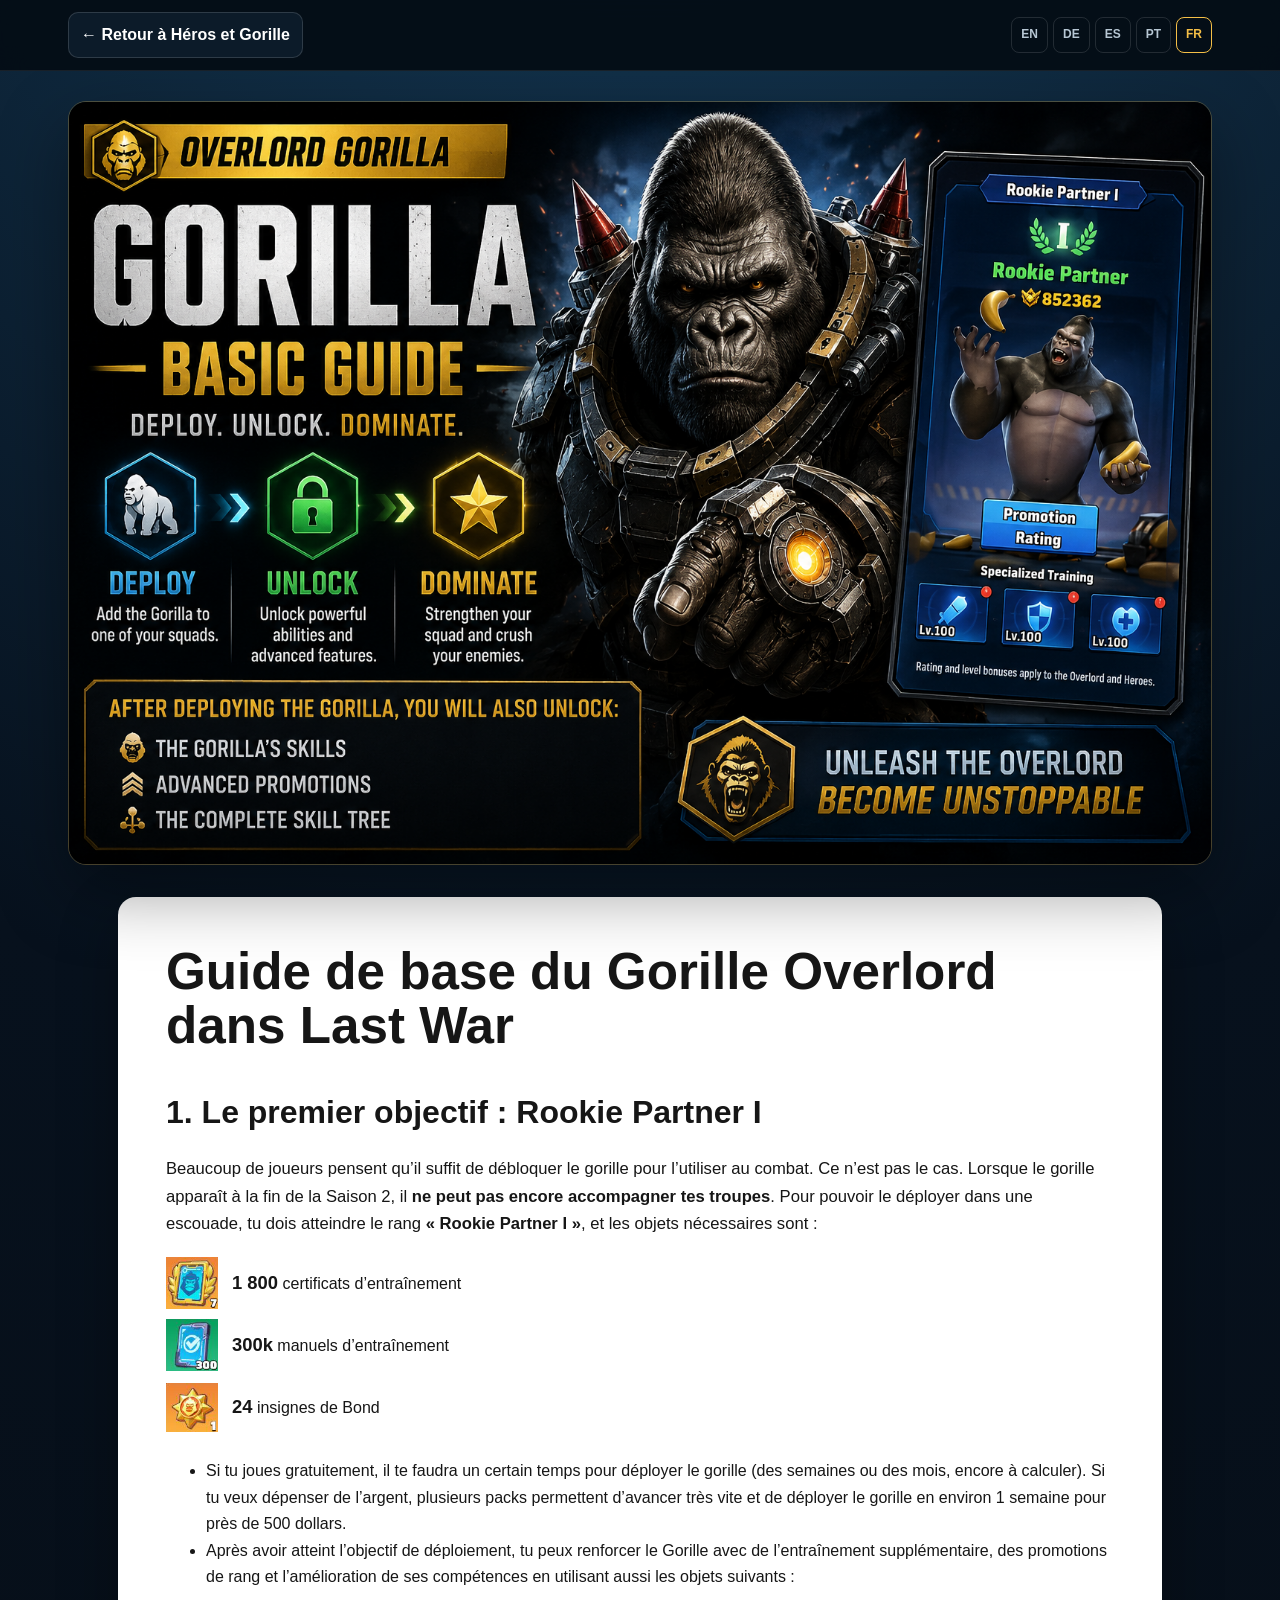
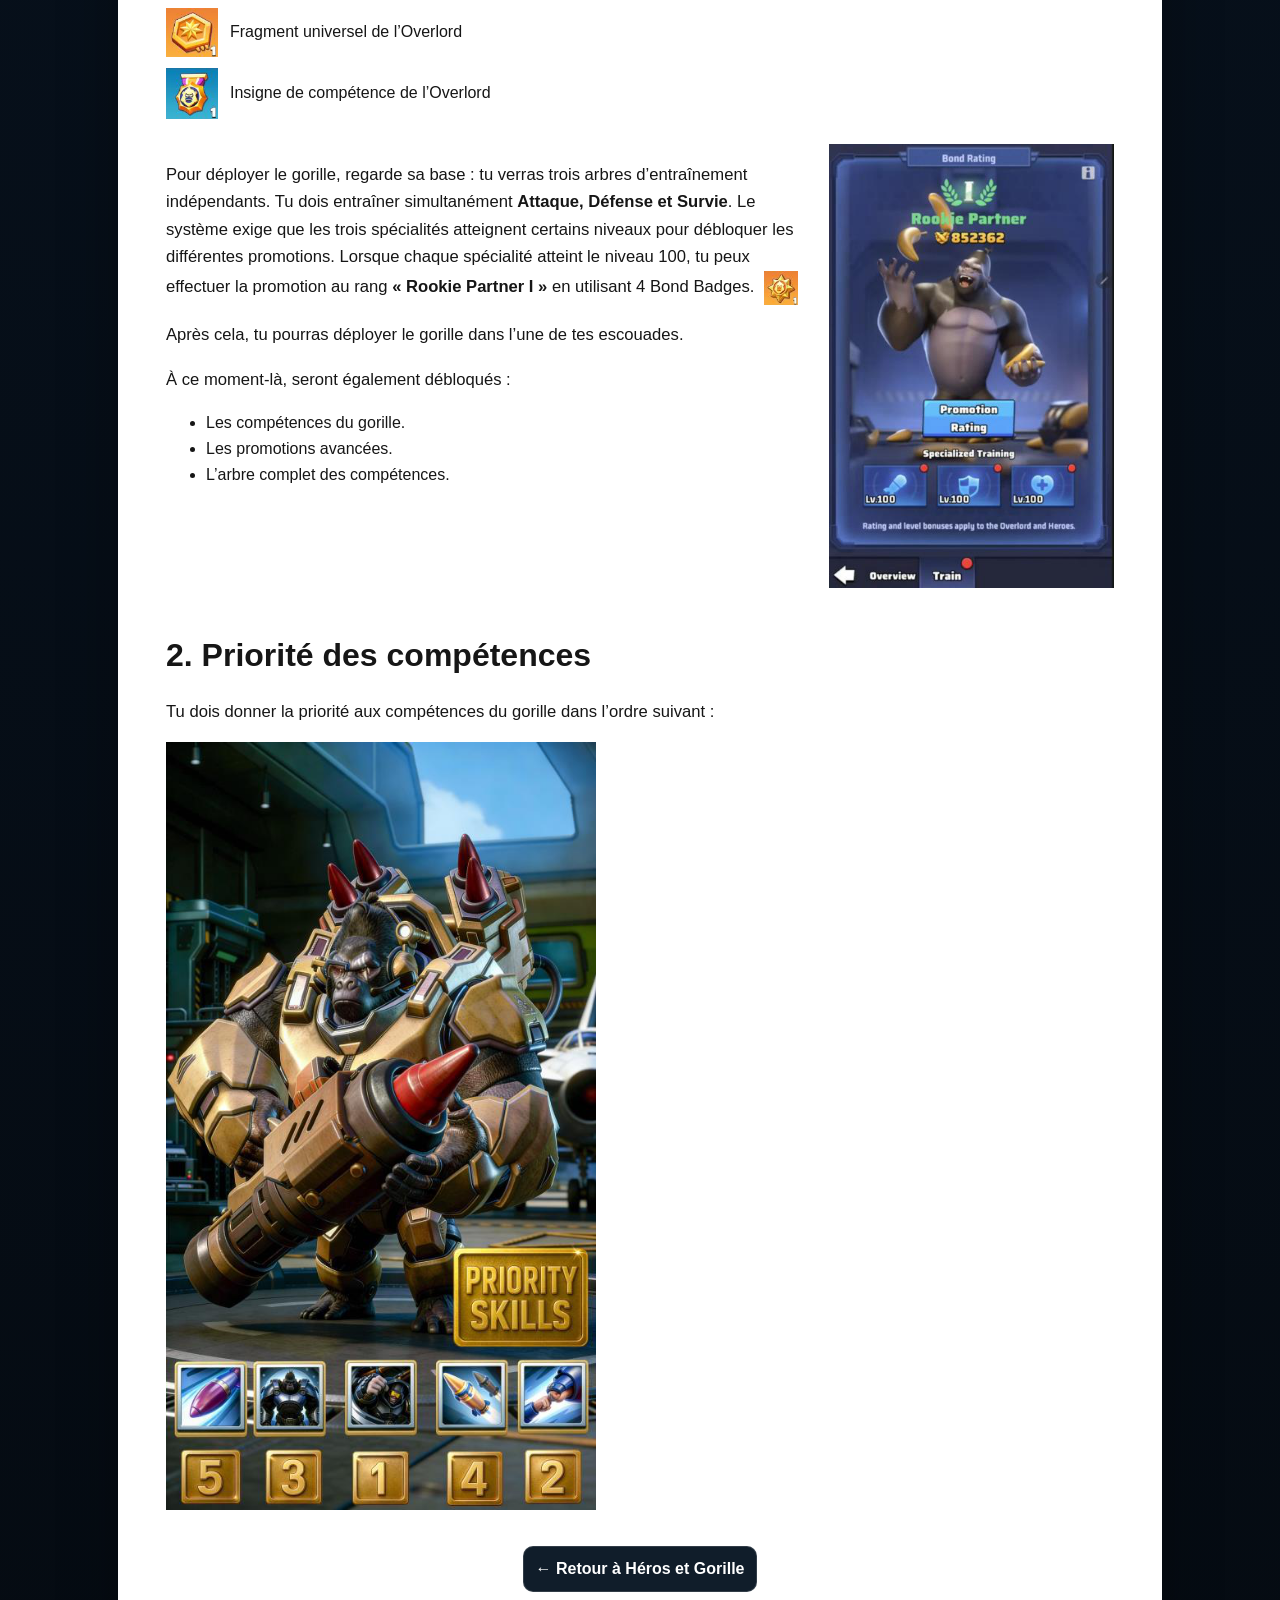
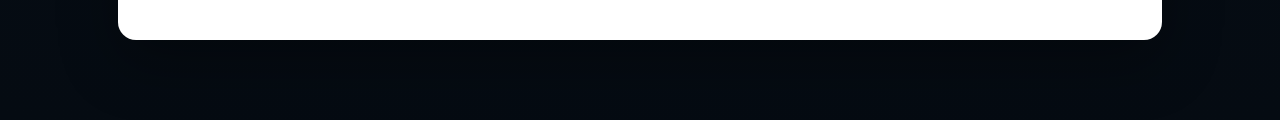
<file: gorilla-basic-guide-fr.html>
<!doctype html>
<html lang="fr">
<head><meta charset="utf-8"><meta name="viewport" content="width=device-width,initial-scale=1">
<title>Guide de base du Gorille Overlord dans Last War</title><style>
:root{--bg:#07111d;--panel:#0d1d2c;--line:#29445f;--text:#eef6ff;--muted:#a7bad0;--gold:#f4bf47}
*{box-sizing:border-box}html{scroll-behavior:smooth}
body{margin:0;background:radial-gradient(circle at 50% -10%,#153b58,#07111d 38%,#050b12 100%);color:var(--text);font-family:Inter,Segoe UI,Arial,sans-serif;line-height:1.65}
.page-top{position:sticky;top:0;z-index:20;background:rgba(5,13,22,.95);backdrop-filter:blur(13px);border-bottom:1px solid rgba(255,255,255,.08)}
.top-inner{max-width:1180px;margin:auto;padding:12px 18px;display:flex;align-items:center;justify-content:space-between;gap:14px}
.back{display:inline-flex;align-items:center;text-decoration:none;color:white;font-weight:900;padding:9px 12px;border:1px solid rgba(255,255,255,.14);border-radius:10px;background:#0c1b29}
.back:hover{border-color:var(--gold);color:var(--gold)}
.langs{display:flex;gap:5px}.langs a{text-decoration:none;color:#b7c7d4;border:1px solid rgba(255,255,255,.12);padding:7px 9px;border-radius:8px;font-size:.75rem;font-weight:900}.langs a.active{border-color:var(--gold);color:var(--gold)}
.hero{max-width:1180px;margin:30px auto 0;padding:0 18px}.hero img{width:100%;border-radius:18px;border:1px solid rgba(255,195,73,.25);box-shadow:0 28px 70px rgba(0,0,0,.38)}
main{max-width:1080px;margin:24px auto 80px;padding:0 18px}
.guide{background:#fff;color:#161616;border-radius:18px;padding:clamp(22px,4vw,48px);box-shadow:0 22px 60px rgba(0,0,0,.32)}
.guide h1{font-size:clamp(2rem,4vw,3.2rem);line-height:1.06;margin:0 0 28px}.guide h2{font-size:clamp(1.45rem,3vw,2rem);margin:32px 0 14px}.guide p{font-size:1.04rem}
.resources{display:grid;gap:10px;margin:20px 0 25px}.resource{display:flex;align-items:center;gap:14px}.resource img{width:52px;height:52px;object-fit:contain}.resource strong{font-size:1.15rem}.extra{display:grid;gap:9px;margin:12px 0 25px}.extra div{display:flex;align-items:center;gap:12px}.extra img{width:52px;height:52px;object-fit:contain}
.training{display:grid;grid-template-columns:minmax(0,1fr) 285px;gap:28px;align-items:start}.training figure{margin:0}.training figure img{width:100%;height:auto}.inline-badge{display:inline-block!important;width:34px!important;height:34px!important;vertical-align:middle;margin-left:5px}
.priority img{width:min(430px,100%);height:auto}.bottom-back{margin-top:28px;text-align:center}.bottom-back .back{background:#101d2a}
@media(max-width:760px){.training{grid-template-columns:1fr}.training figure{width:min(320px,100%);margin:auto}.top-inner{align-items:flex-start;flex-direction:column}.langs{width:100%;overflow:auto}}
</style></head>
<body>
<div class="page-top"><div class="top-inner">
<a class="back" href="index.html#heroes">← Retour à Héros et Gorille</a>
<div class="langs"><a class="" href="gorilla-basic-guide-en.html" onclick="localStorage.setItem('dkgl-lang','en')">EN</a><a class="" href="gorilla-basic-guide-de.html" onclick="localStorage.setItem('dkgl-lang','de')">DE</a><a class="" href="gorilla-basic-guide-es.html" onclick="localStorage.setItem('dkgl-lang','es')">ES</a><a class="" href="gorilla-basic-guide-pt.html" onclick="localStorage.setItem('dkgl-lang','pt')">PT</a><a class="active" href="gorilla-basic-guide-fr.html" onclick="localStorage.setItem('dkgl-lang','fr')">FR</a></div>
</div></div>
<div class="hero"><img src="assets/gorilla-basic-guide-cover-en.png" alt="Guide de base du Gorille Overlord dans Last War"></div>
<main>
<article class="guide">
<h1>Guide de base du Gorille Overlord dans Last War</h1>
<h2>1. Le premier objectif : Rookie Partner I</h2>
<p>Beaucoup de joueurs pensent qu’il suffit de débloquer le gorille pour l’utiliser au combat. Ce n’est pas le cas. Lorsque le gorille apparaît à la fin de la Saison 2, il <b>ne peut pas encore accompagner tes troupes</b>. Pour pouvoir le déployer dans une escouade, tu dois atteindre le rang <b>« Rookie Partner I »</b>, et les objets nécessaires sont :</p>
<div class="resources"><div class="resource"><img src="assets/gorilla-basic-training-certificates.png" alt=""><div><strong>1 800</strong> certificats d’entraînement</div></div><div class="resource"><img src="assets/gorilla-basic-training-guidebooks.png" alt=""><div><strong>300k</strong> manuels d’entraînement</div></div><div class="resource"><img src="assets/gorilla-basic-bond-badge.png" alt=""><div><strong>24</strong> insignes de Bond</div></div></div>
<ul><li>Si tu joues gratuitement, il te faudra un certain temps pour déployer le gorille (des semaines ou des mois, encore à calculer). Si tu veux dépenser de l’argent, plusieurs packs permettent d’avancer très vite et de déployer le gorille en environ 1 semaine pour près de 500 dollars.</li><li>Après avoir atteint l’objectif de déploiement, tu peux renforcer le Gorille avec de l’entraînement supplémentaire, des promotions de rang et l’amélioration de ses compétences en utilisant aussi les objets suivants :</li></ul>
<div class="extra"><div><img src="assets/gorilla-basic-universal-shard.png" alt=""><span>Fragment universel de l’Overlord</span></div><div><img src="assets/gorilla-basic-skill-badge.png" alt=""><span>Insigne de compétence de l’Overlord</span></div></div>
<div class="training">
<div>
<p>Pour déployer le gorille, regarde sa base : tu verras trois arbres d’entraînement indépendants. Tu dois entraîner simultanément <b>Attaque, Défense et Survie</b>. Le système exige que les trois spécialités atteignent certains niveaux pour débloquer les différentes promotions. Lorsque chaque spécialité atteint le niveau 100, tu peux effectuer la promotion au rang <b>« Rookie Partner I »</b> en utilisant 4 Bond Badges. <img class="inline-badge" src="assets/gorilla-basic-bond-badge-inline.png" alt="Bond Badge"></p>
<p>Après cela, tu pourras déployer le gorille dans l’une de tes escouades.</p>
<p>À ce moment-là, seront également débloqués :</p><ul><li>Les compétences du gorille.</li><li>Les promotions avancées.</li><li>L’arbre complet des compétences.</li></ul>
</div>
<figure><img src="assets/gorilla-basic-rookie-partner.png" alt="Rookie Partner I"></figure>
</div>
<section class="priority"><h2>2. Priorité des compétences</h2><p>Tu dois donner la priorité aux compétences du gorille dans l’ordre suivant :</p><img src="assets/gorilla-basic-priority-skills.png" alt="Priority skills"></section>
<div class="bottom-back"><a class="back" href="index.html#heroes">← Retour à Héros et Gorille</a></div>
</article>
</main>
<script>localStorage.setItem("dkgl-lang","fr");</script>
</body></html>
</file>
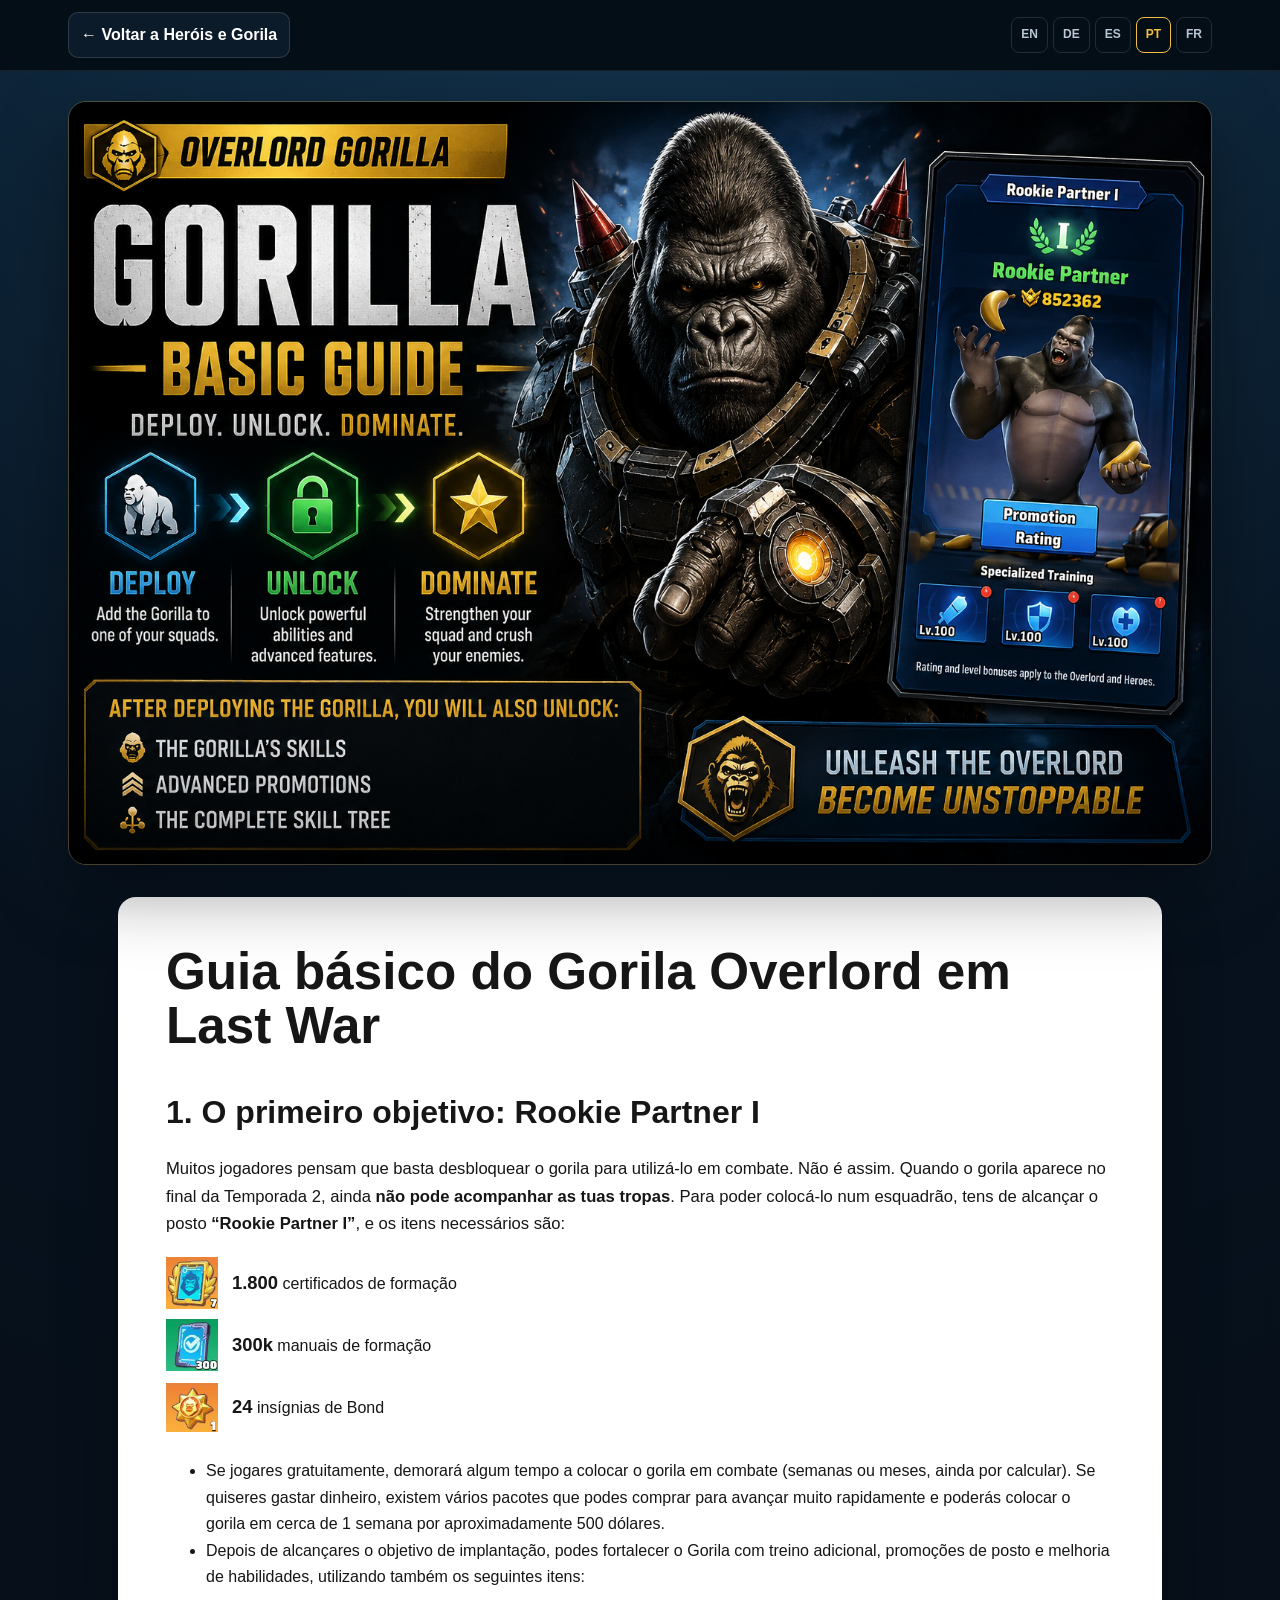
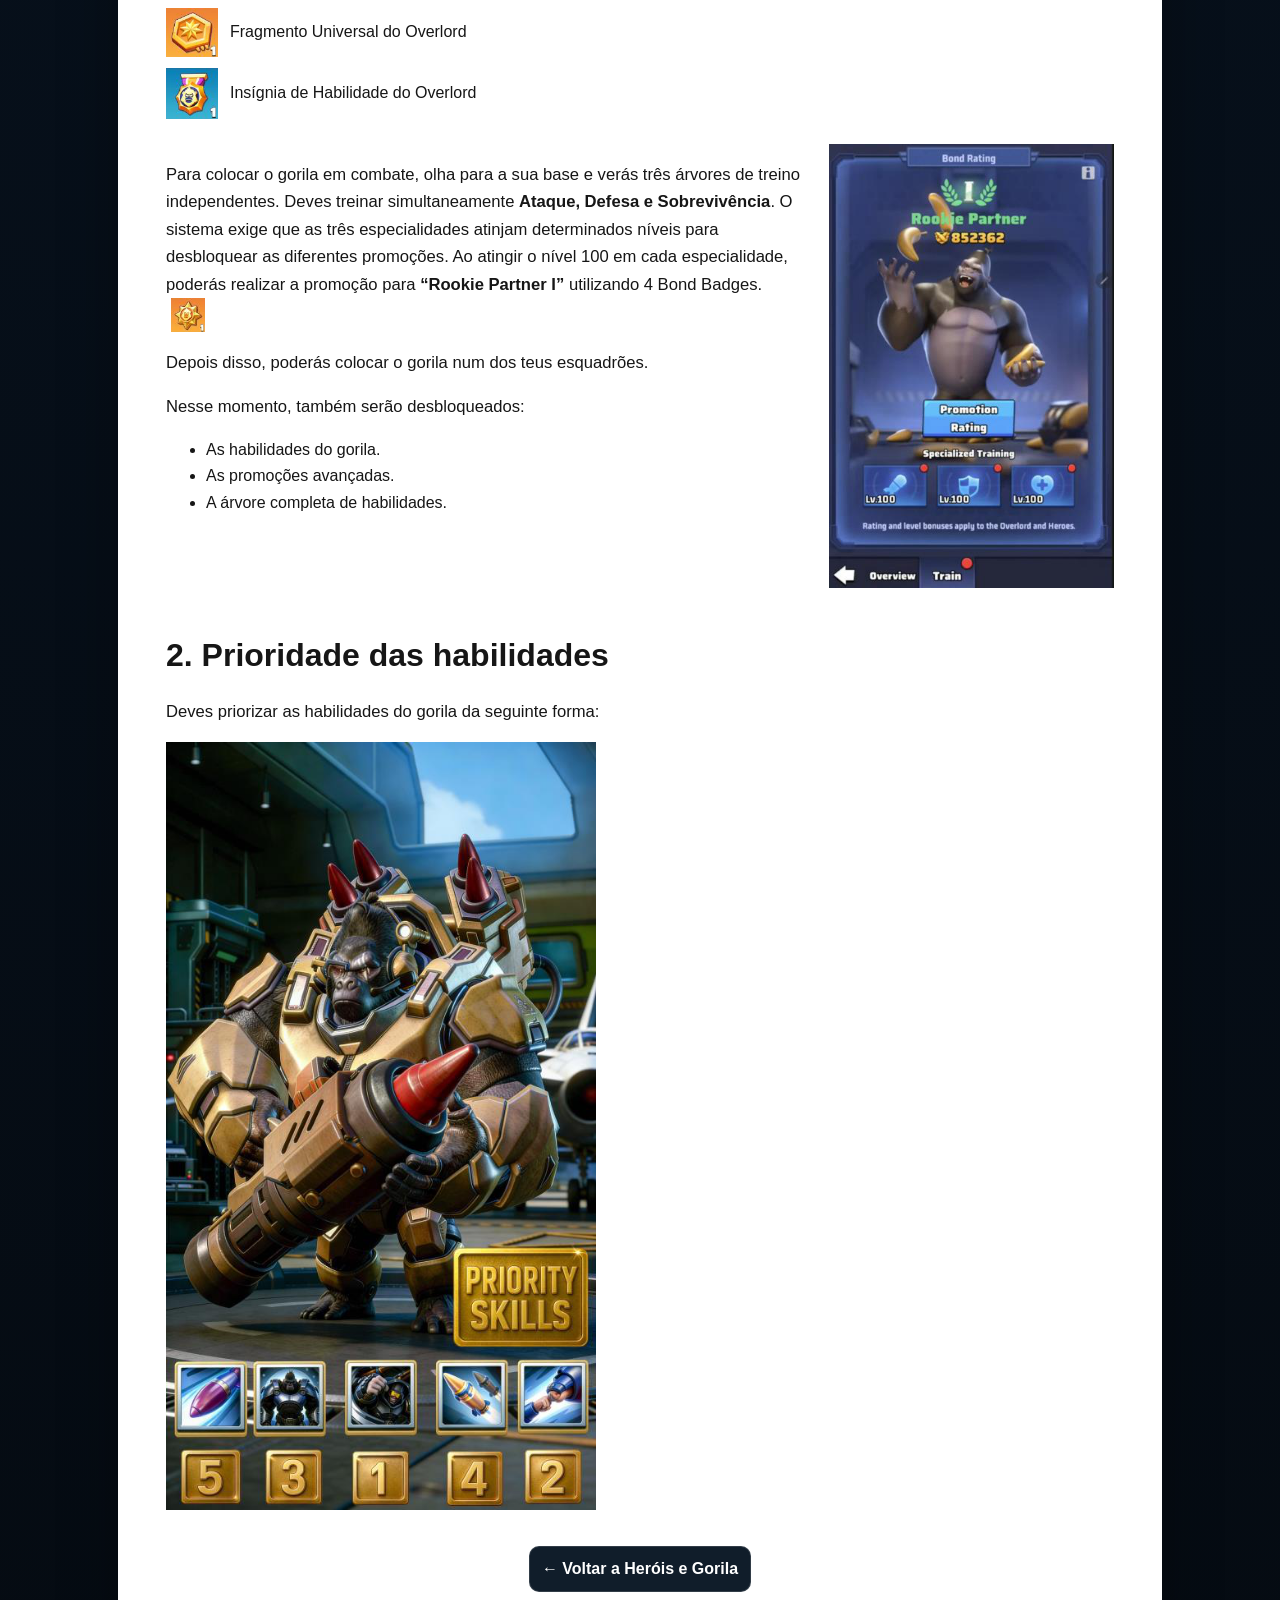
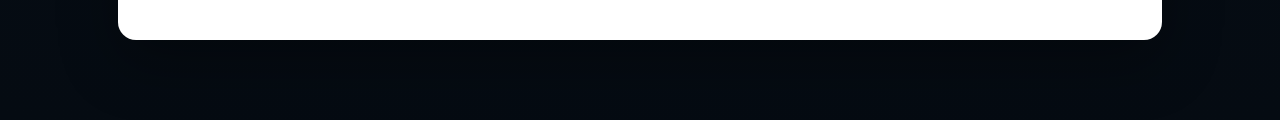
<file: gorilla-basic-guide-pt.html>
<!doctype html>
<html lang="pt">
<head><meta charset="utf-8"><meta name="viewport" content="width=device-width,initial-scale=1">
<title>Guia básico do Gorila Overlord em Last War</title><style>
:root{--bg:#07111d;--panel:#0d1d2c;--line:#29445f;--text:#eef6ff;--muted:#a7bad0;--gold:#f4bf47}
*{box-sizing:border-box}html{scroll-behavior:smooth}
body{margin:0;background:radial-gradient(circle at 50% -10%,#153b58,#07111d 38%,#050b12 100%);color:var(--text);font-family:Inter,Segoe UI,Arial,sans-serif;line-height:1.65}
.page-top{position:sticky;top:0;z-index:20;background:rgba(5,13,22,.95);backdrop-filter:blur(13px);border-bottom:1px solid rgba(255,255,255,.08)}
.top-inner{max-width:1180px;margin:auto;padding:12px 18px;display:flex;align-items:center;justify-content:space-between;gap:14px}
.back{display:inline-flex;align-items:center;text-decoration:none;color:white;font-weight:900;padding:9px 12px;border:1px solid rgba(255,255,255,.14);border-radius:10px;background:#0c1b29}
.back:hover{border-color:var(--gold);color:var(--gold)}
.langs{display:flex;gap:5px}.langs a{text-decoration:none;color:#b7c7d4;border:1px solid rgba(255,255,255,.12);padding:7px 9px;border-radius:8px;font-size:.75rem;font-weight:900}.langs a.active{border-color:var(--gold);color:var(--gold)}
.hero{max-width:1180px;margin:30px auto 0;padding:0 18px}.hero img{width:100%;border-radius:18px;border:1px solid rgba(255,195,73,.25);box-shadow:0 28px 70px rgba(0,0,0,.38)}
main{max-width:1080px;margin:24px auto 80px;padding:0 18px}
.guide{background:#fff;color:#161616;border-radius:18px;padding:clamp(22px,4vw,48px);box-shadow:0 22px 60px rgba(0,0,0,.32)}
.guide h1{font-size:clamp(2rem,4vw,3.2rem);line-height:1.06;margin:0 0 28px}.guide h2{font-size:clamp(1.45rem,3vw,2rem);margin:32px 0 14px}.guide p{font-size:1.04rem}
.resources{display:grid;gap:10px;margin:20px 0 25px}.resource{display:flex;align-items:center;gap:14px}.resource img{width:52px;height:52px;object-fit:contain}.resource strong{font-size:1.15rem}.extra{display:grid;gap:9px;margin:12px 0 25px}.extra div{display:flex;align-items:center;gap:12px}.extra img{width:52px;height:52px;object-fit:contain}
.training{display:grid;grid-template-columns:minmax(0,1fr) 285px;gap:28px;align-items:start}.training figure{margin:0}.training figure img{width:100%;height:auto}.inline-badge{display:inline-block!important;width:34px!important;height:34px!important;vertical-align:middle;margin-left:5px}
.priority img{width:min(430px,100%);height:auto}.bottom-back{margin-top:28px;text-align:center}.bottom-back .back{background:#101d2a}
@media(max-width:760px){.training{grid-template-columns:1fr}.training figure{width:min(320px,100%);margin:auto}.top-inner{align-items:flex-start;flex-direction:column}.langs{width:100%;overflow:auto}}
</style></head>
<body>
<div class="page-top"><div class="top-inner">
<a class="back" href="index.html#heroes">← Voltar a Heróis e Gorila</a>
<div class="langs"><a class="" href="gorilla-basic-guide-en.html" onclick="localStorage.setItem('dkgl-lang','en')">EN</a><a class="" href="gorilla-basic-guide-de.html" onclick="localStorage.setItem('dkgl-lang','de')">DE</a><a class="" href="gorilla-basic-guide-es.html" onclick="localStorage.setItem('dkgl-lang','es')">ES</a><a class="active" href="gorilla-basic-guide-pt.html" onclick="localStorage.setItem('dkgl-lang','pt')">PT</a><a class="" href="gorilla-basic-guide-fr.html" onclick="localStorage.setItem('dkgl-lang','fr')">FR</a></div>
</div></div>
<div class="hero"><img src="assets/gorilla-basic-guide-cover-en.png" alt="Guia básico do Gorila Overlord em Last War"></div>
<main>
<article class="guide">
<h1>Guia básico do Gorila Overlord em Last War</h1>
<h2>1. O primeiro objetivo: Rookie Partner I</h2>
<p>Muitos jogadores pensam que basta desbloquear o gorila para utilizá-lo em combate. Não é assim. Quando o gorila aparece no final da Temporada 2, ainda <b>não pode acompanhar as tuas tropas</b>. Para poder colocá-lo num esquadrão, tens de alcançar o posto <b>“Rookie Partner I”</b>, e os itens necessários são:</p>
<div class="resources"><div class="resource"><img src="assets/gorilla-basic-training-certificates.png" alt=""><div><strong>1.800</strong> certificados de formação</div></div><div class="resource"><img src="assets/gorilla-basic-training-guidebooks.png" alt=""><div><strong>300k</strong> manuais de formação</div></div><div class="resource"><img src="assets/gorilla-basic-bond-badge.png" alt=""><div><strong>24</strong> insígnias de Bond</div></div></div>
<ul><li>Se jogares gratuitamente, demorará algum tempo a colocar o gorila em combate (semanas ou meses, ainda por calcular). Se quiseres gastar dinheiro, existem vários pacotes que podes comprar para avançar muito rapidamente e poderás colocar o gorila em cerca de 1 semana por aproximadamente 500 dólares.</li><li>Depois de alcançares o objetivo de implantação, podes fortalecer o Gorila com treino adicional, promoções de posto e melhoria de habilidades, utilizando também os seguintes itens:</li></ul>
<div class="extra"><div><img src="assets/gorilla-basic-universal-shard.png" alt=""><span>Fragmento Universal do Overlord</span></div><div><img src="assets/gorilla-basic-skill-badge.png" alt=""><span>Insígnia de Habilidade do Overlord</span></div></div>
<div class="training">
<div>
<p>Para colocar o gorila em combate, olha para a sua base e verás três árvores de treino independentes. Deves treinar simultaneamente <b>Ataque, Defesa e Sobrevivência</b>. O sistema exige que as três especialidades atinjam determinados níveis para desbloquear as diferentes promoções. Ao atingir o nível 100 em cada especialidade, poderás realizar a promoção para <b>“Rookie Partner I”</b> utilizando 4 Bond Badges. <img class="inline-badge" src="assets/gorilla-basic-bond-badge-inline.png" alt="Bond Badge"></p>
<p>Depois disso, poderás colocar o gorila num dos teus esquadrões.</p>
<p>Nesse momento, também serão desbloqueados:</p><ul><li>As habilidades do gorila.</li><li>As promoções avançadas.</li><li>A árvore completa de habilidades.</li></ul>
</div>
<figure><img src="assets/gorilla-basic-rookie-partner.png" alt="Rookie Partner I"></figure>
</div>
<section class="priority"><h2>2. Prioridade das habilidades</h2><p>Deves priorizar as habilidades do gorila da seguinte forma:</p><img src="assets/gorilla-basic-priority-skills.png" alt="Priority skills"></section>
<div class="bottom-back"><a class="back" href="index.html#heroes">← Voltar a Heróis e Gorila</a></div>
</article>
</main>
<script>localStorage.setItem("dkgl-lang","pt");</script>
</body></html>
</file>
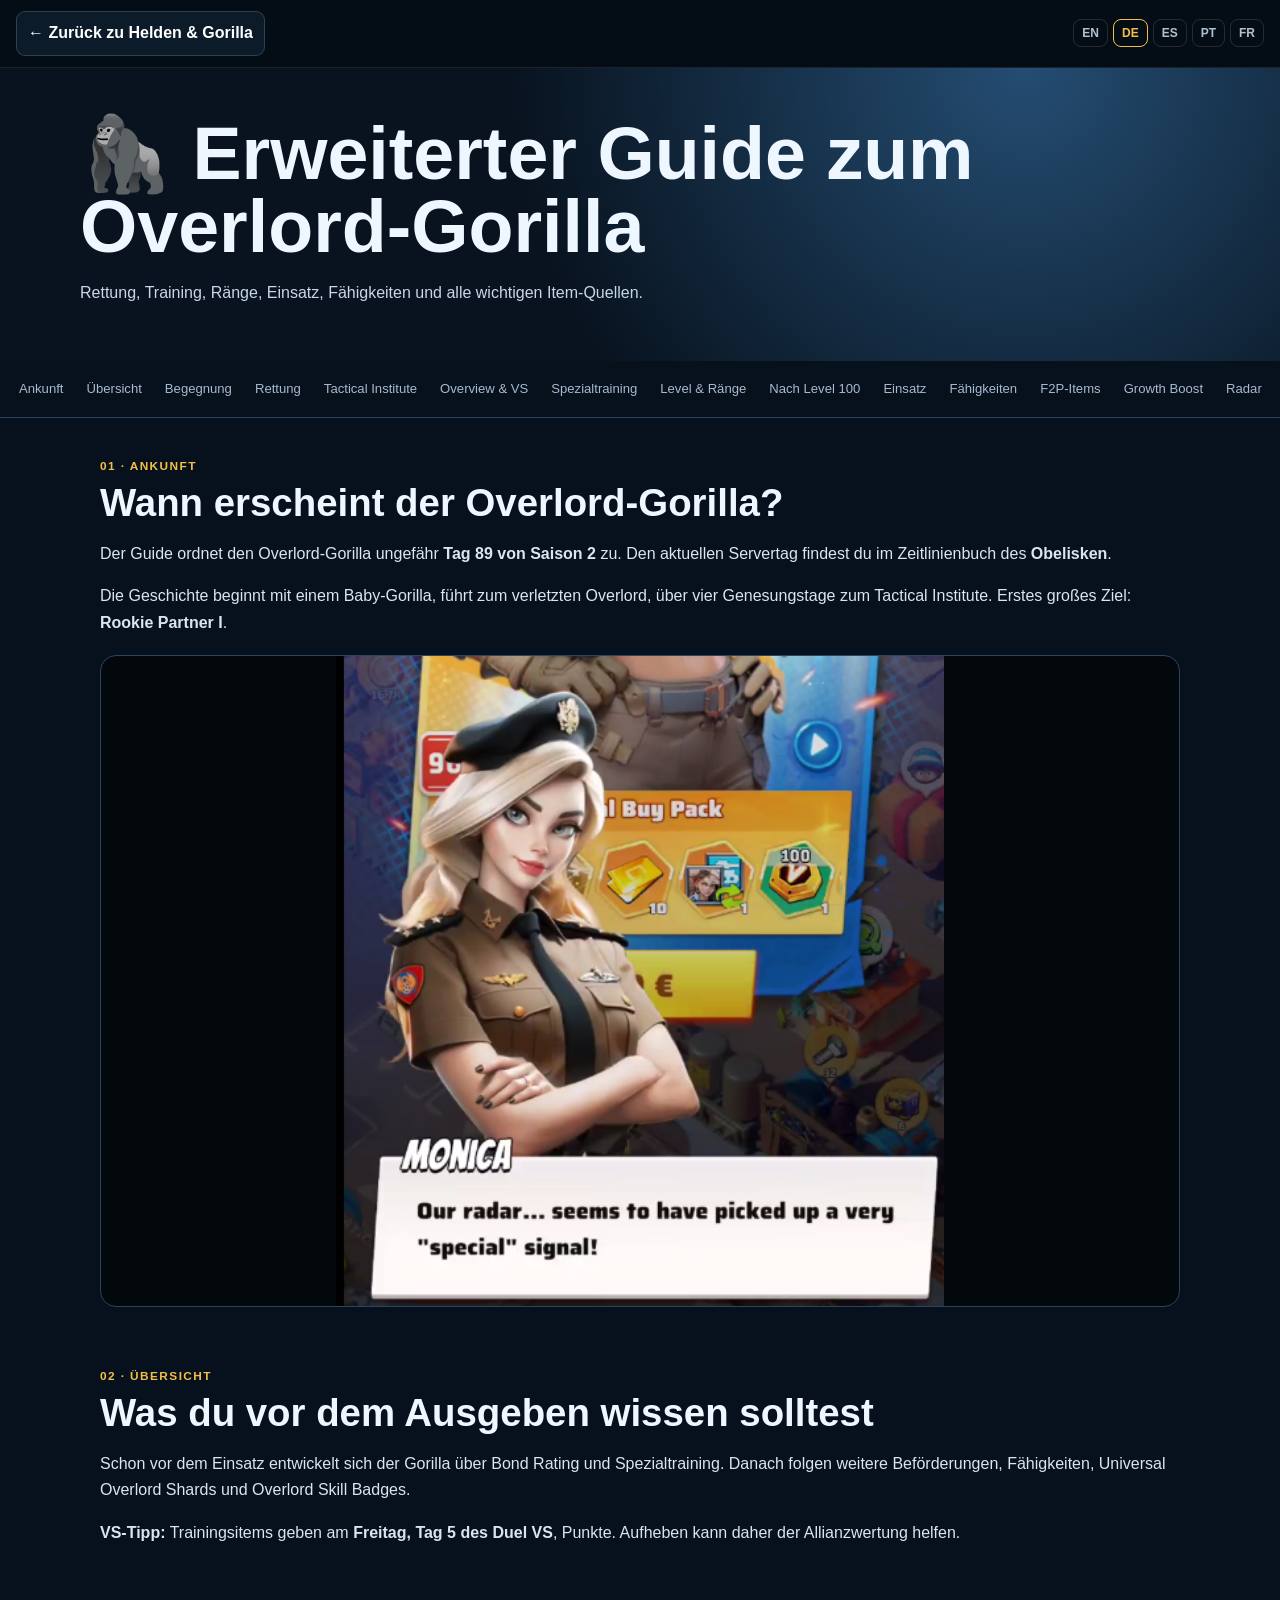
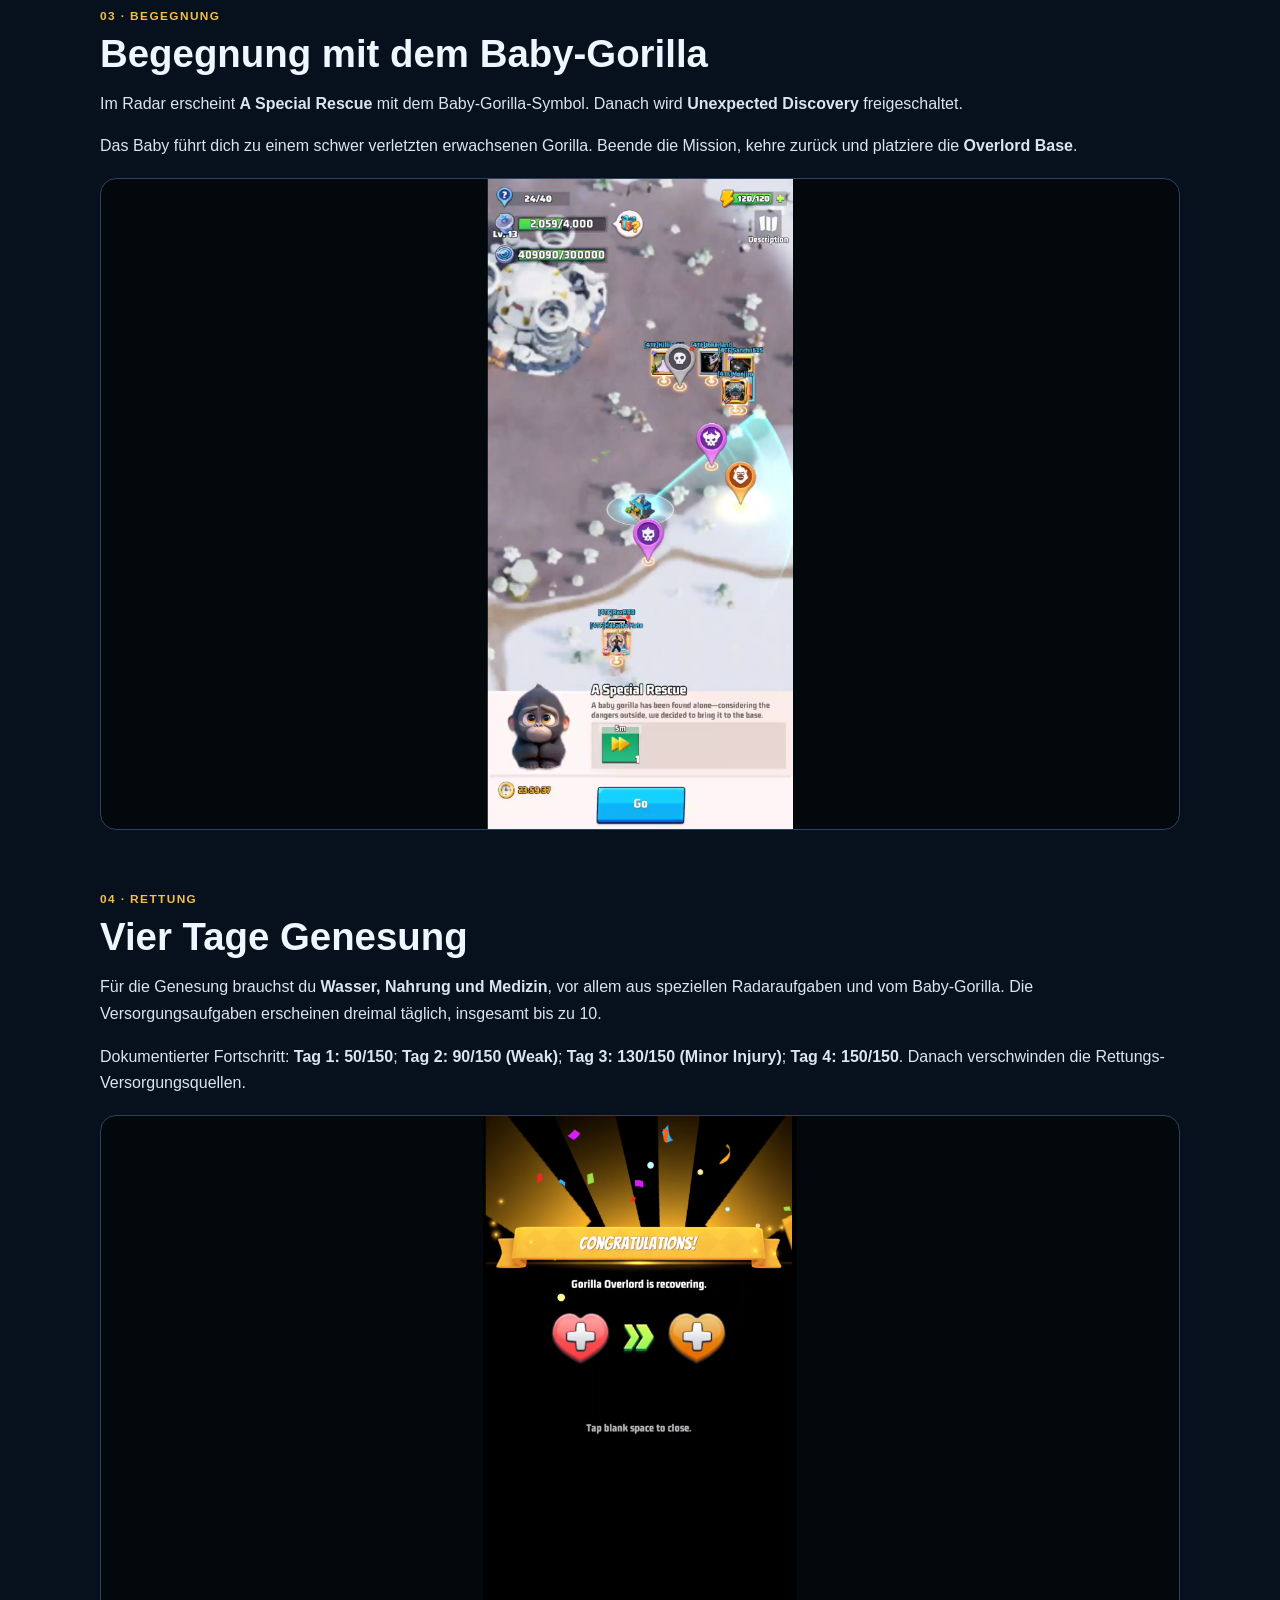
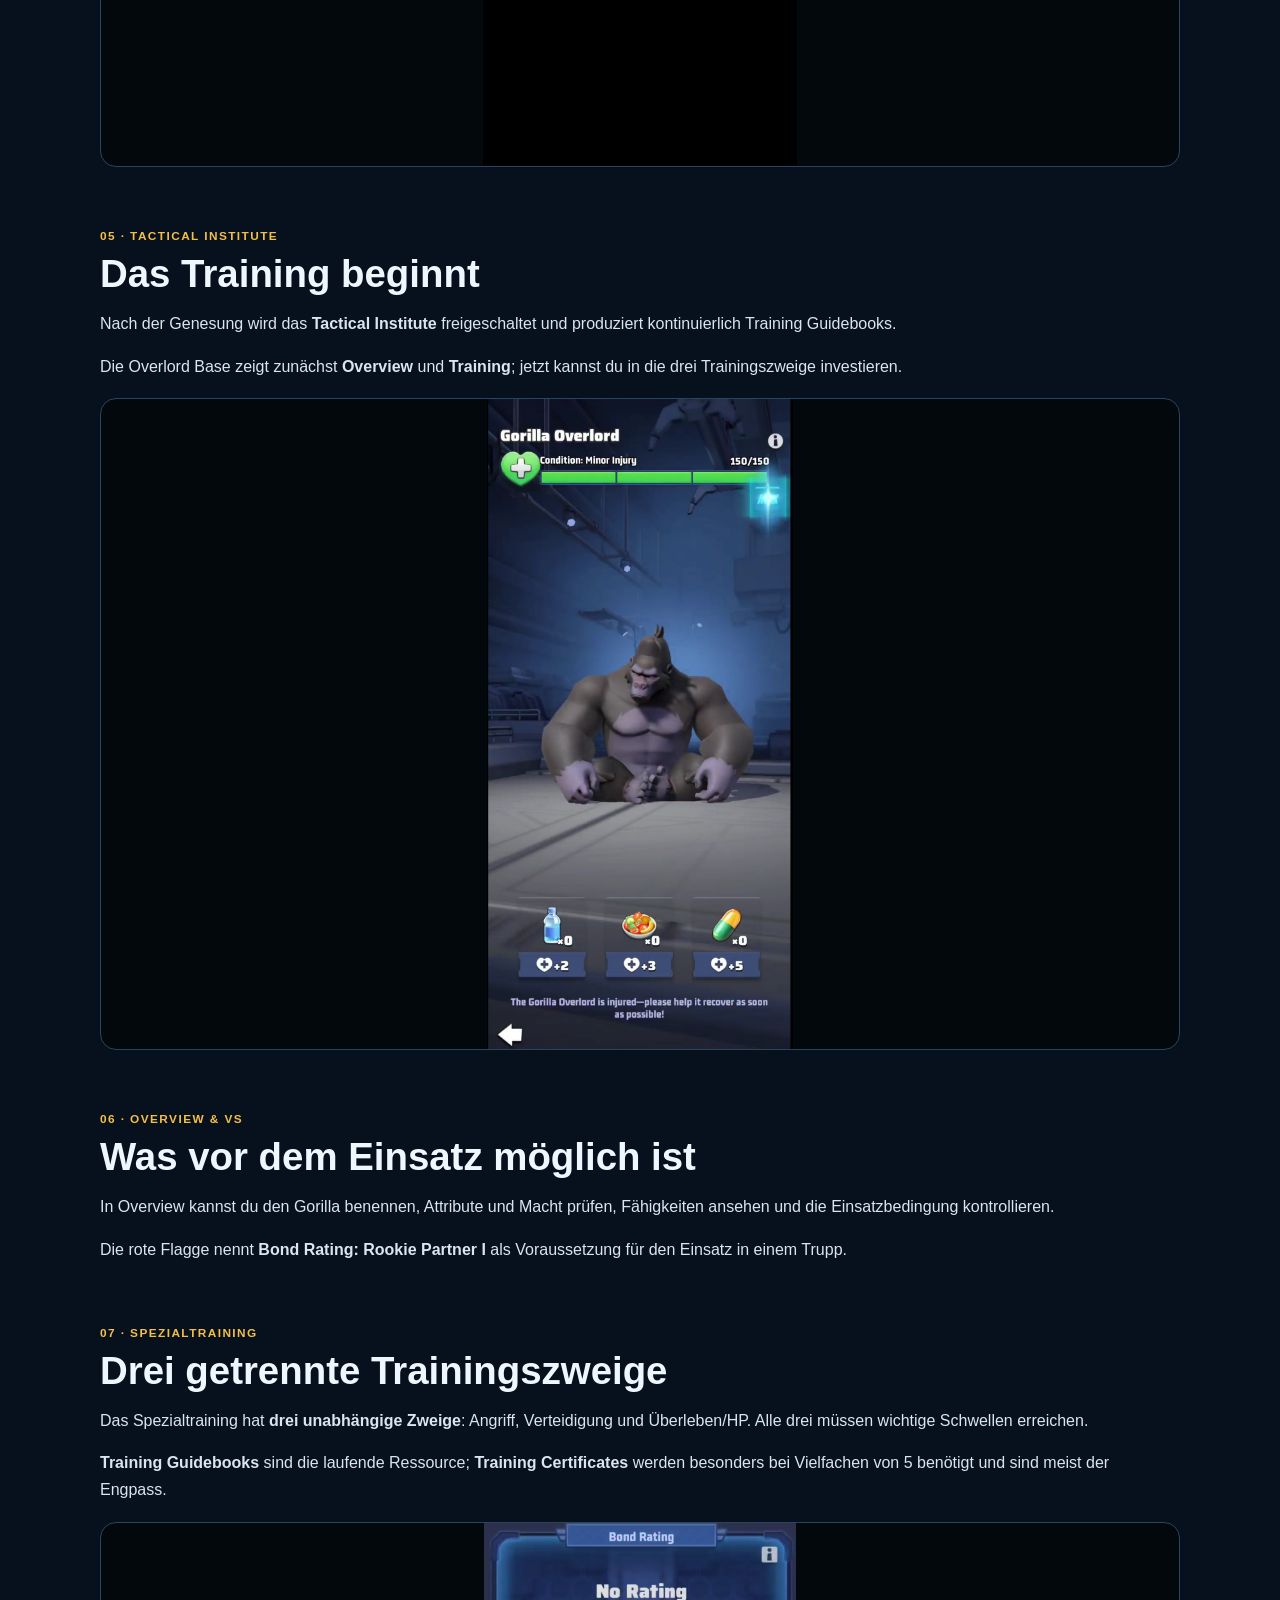
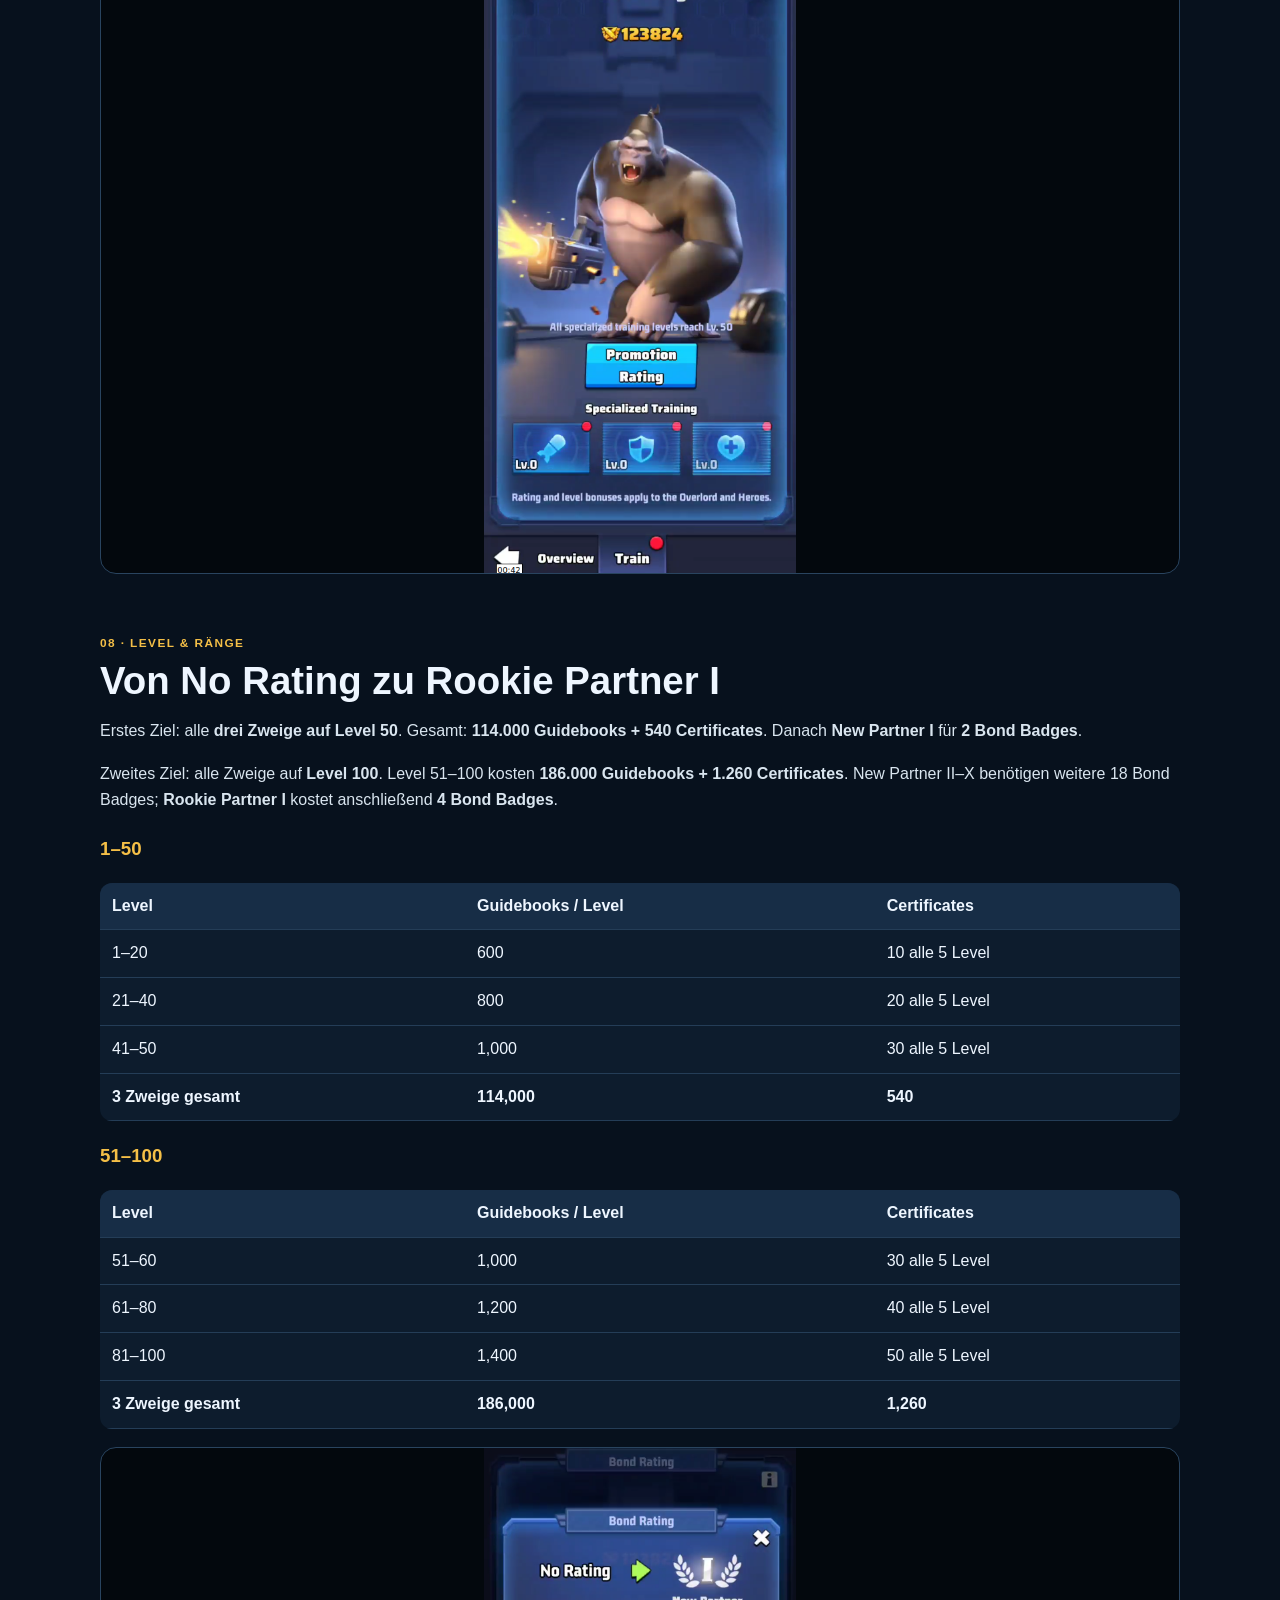
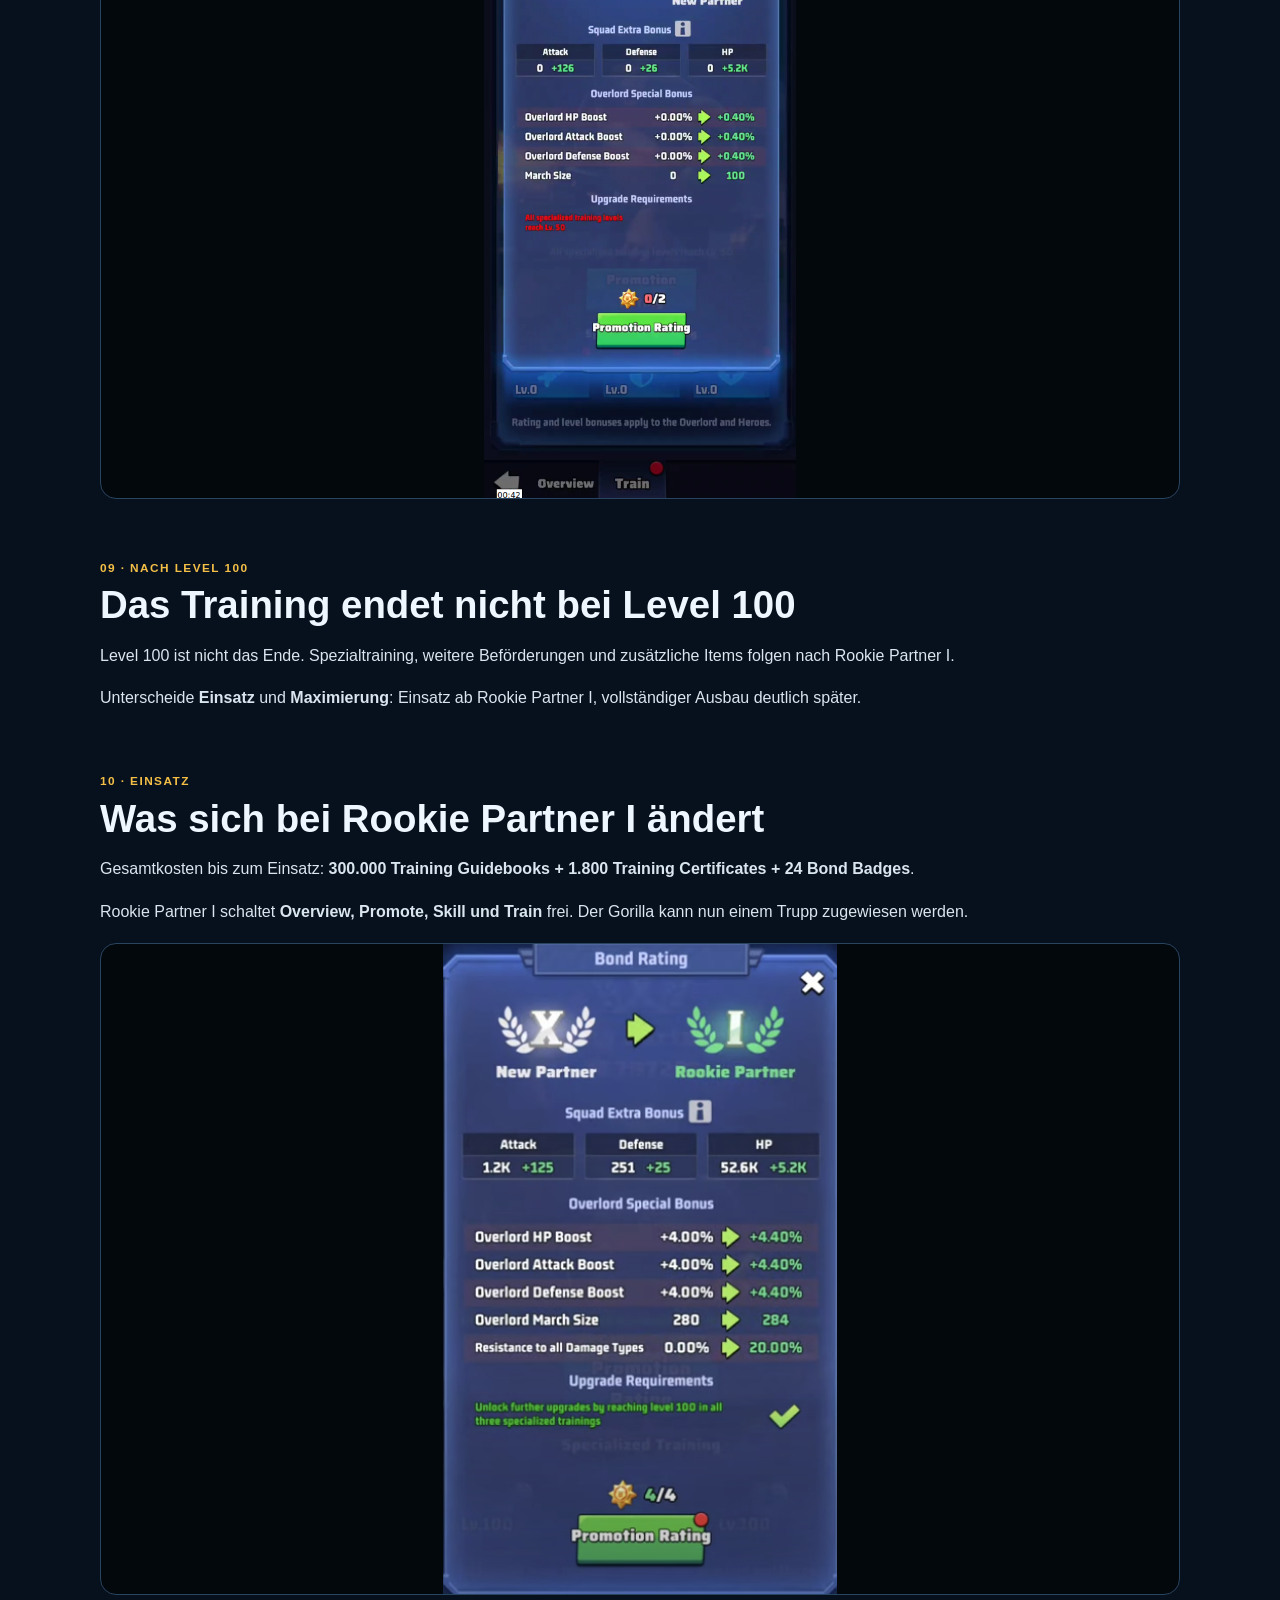
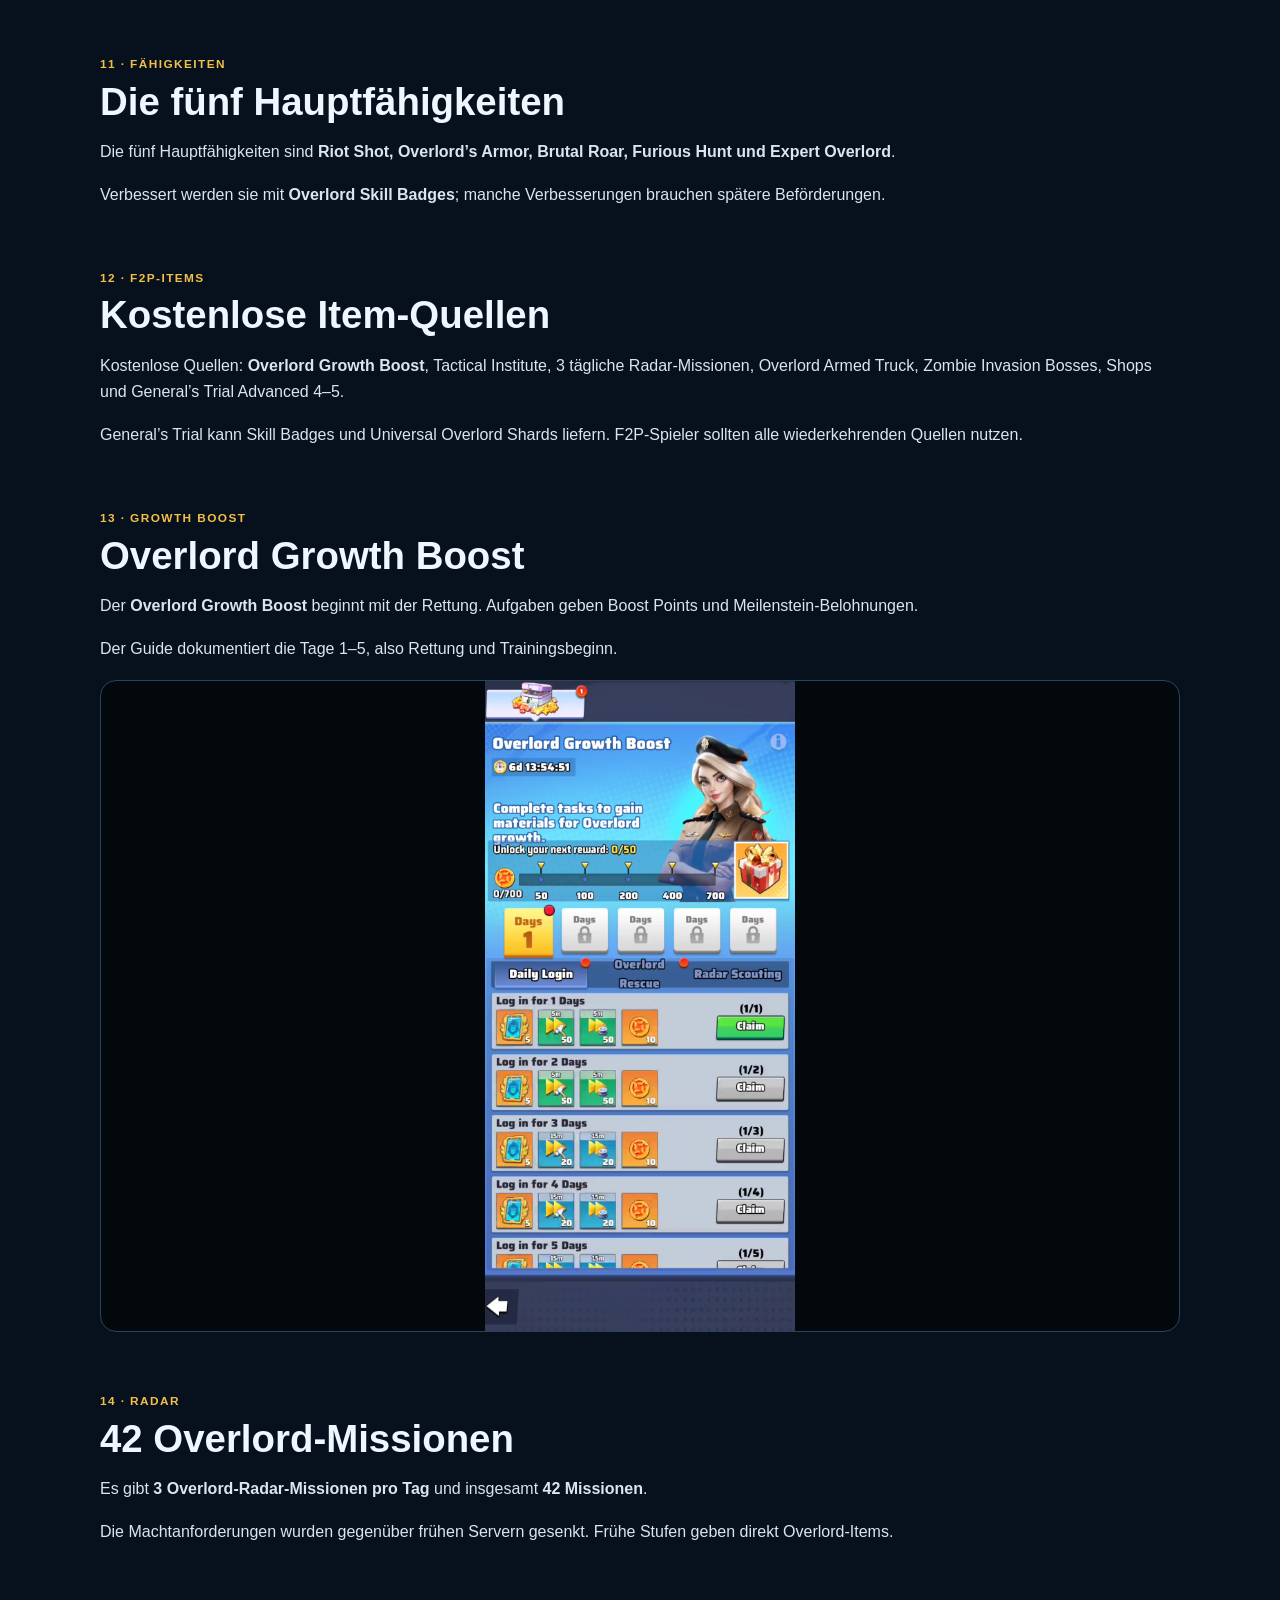
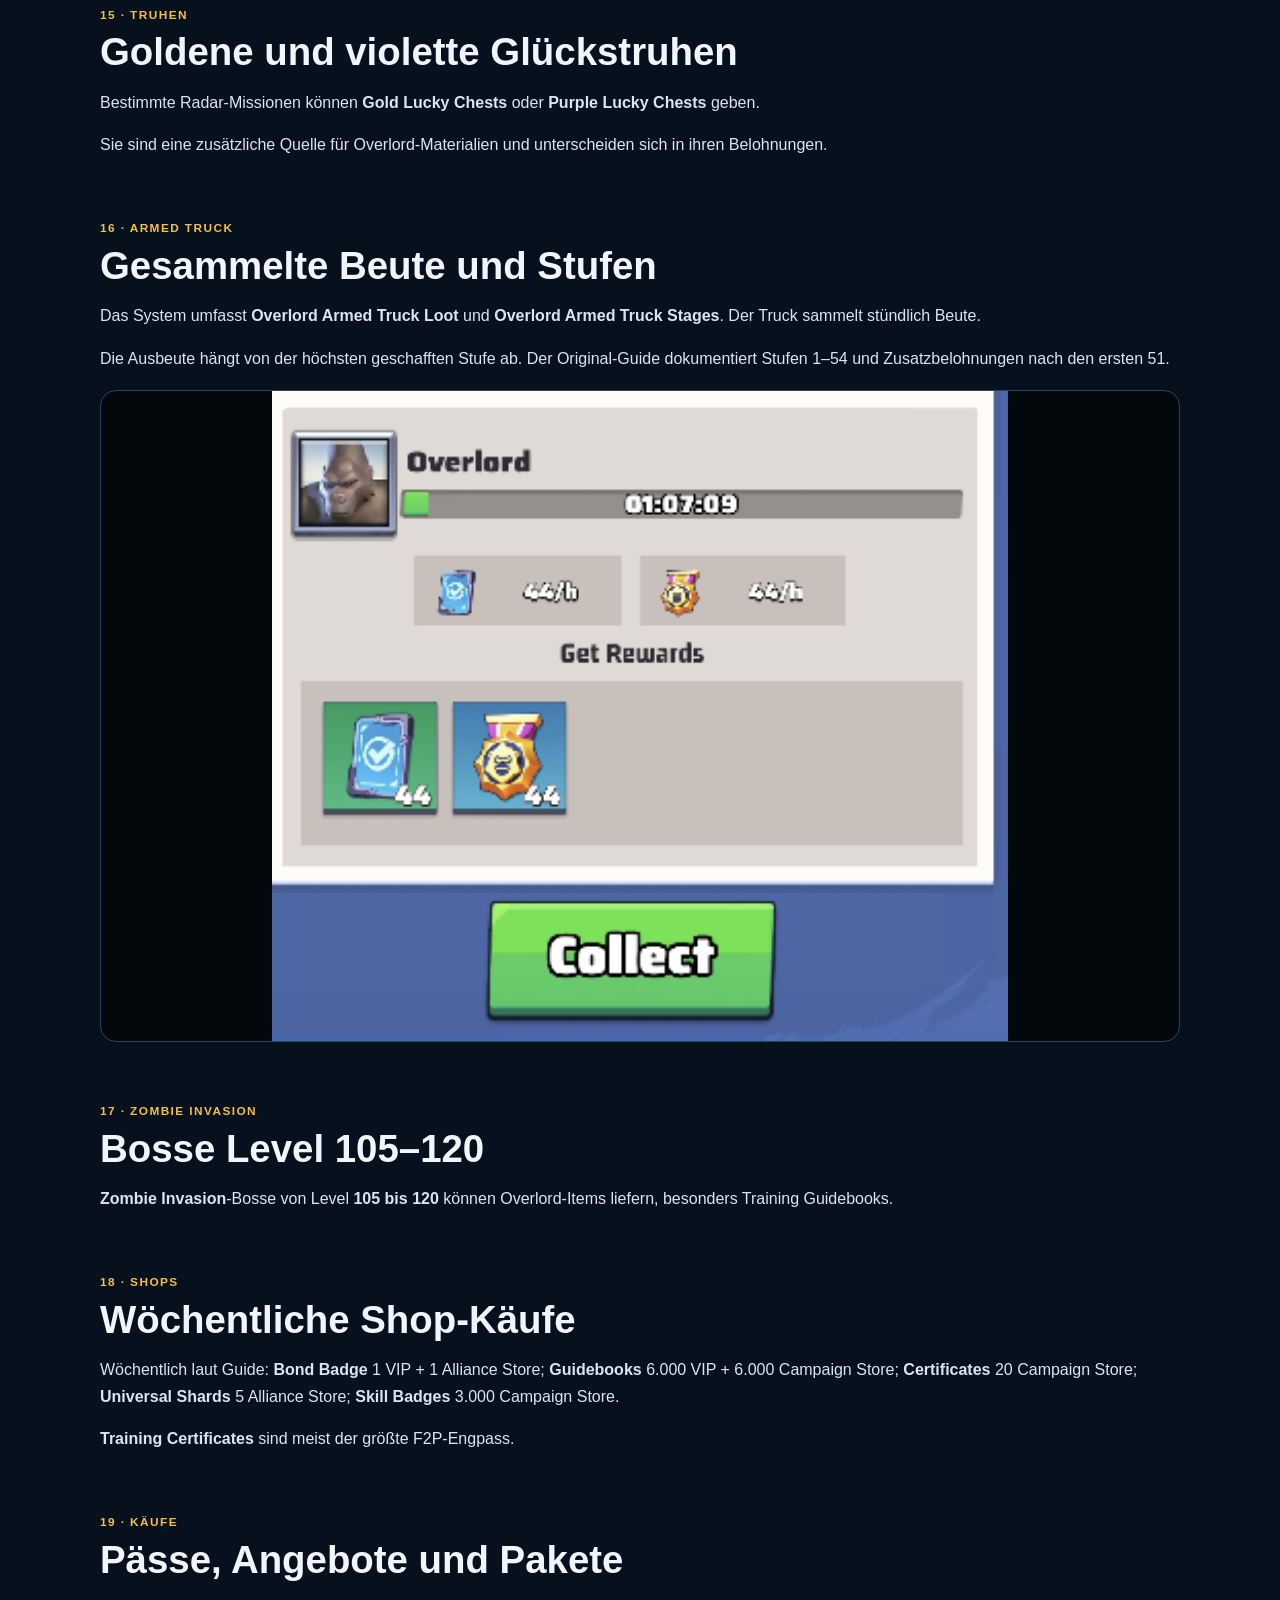
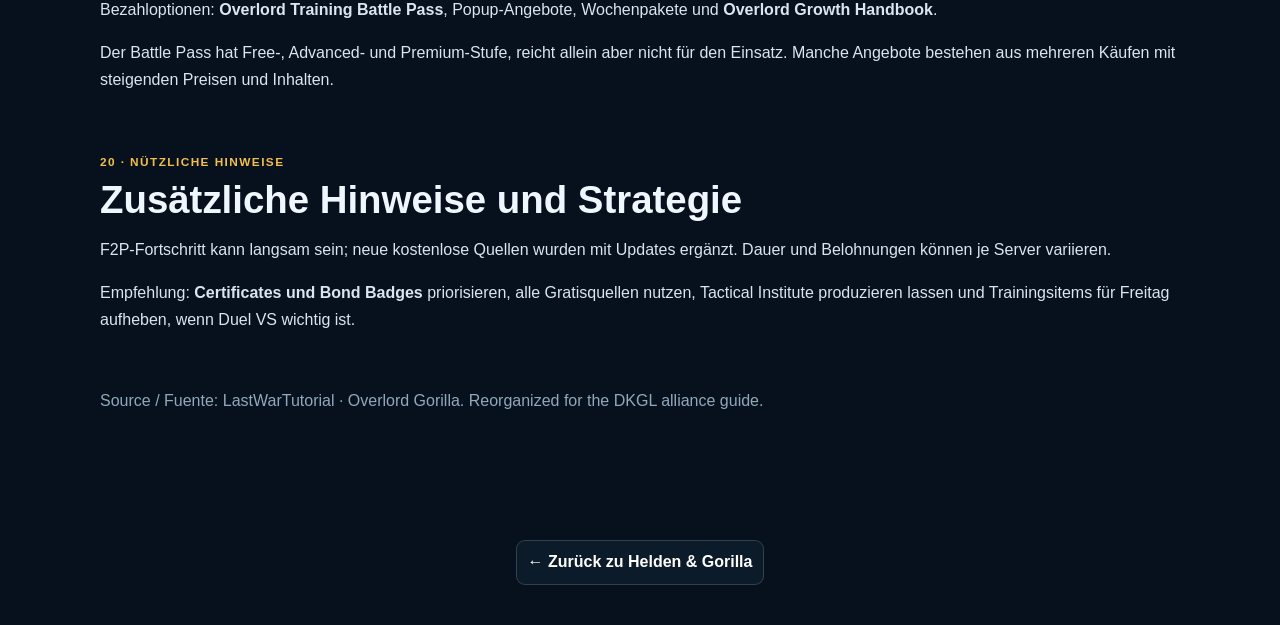
<file: gorilla-guide-de.html>
<!doctype html><html lang="de"><head><meta charset="utf-8"><meta name="viewport" content="width=device-width,initial-scale=1"><title>Erweiterter Guide zum Overlord-Gorilla</title><style>
:root{--bg:#07111d;--panel:#102338;--line:#29445f;--text:#eef6ff;--muted:#a7bad0;--gold:#f4bf47}*{box-sizing:border-box}html{scroll-behavior:smooth}body{margin:0;background:#07111d;color:var(--text);font-family:Inter,Segoe UI,Arial,sans-serif;line-height:1.67}header{padding:38px 24px;background:radial-gradient(circle at 80% 0,#244d72,transparent 32rem),#08131f}.wrap{max-width:1120px;margin:auto}h1{font-size:clamp(2.3rem,6vw,4.6rem);margin:.15em 0;line-height:1}header p{color:#c8d7e7;max-width:800px}nav{position:sticky;top:0;z-index:3;display:flex;gap:5px;overflow:auto;padding:10px;background:#07111df0;border-bottom:1px solid var(--line)}nav a{white-space:nowrap;text-decoration:none;color:var(--muted);padding:7px 9px;border-radius:8px;font-size:.82rem}nav a:hover{background:#12253a;color:white}main{max-width:1120px;margin:auto;padding:34px 20px 70px}section{margin-bottom:55px;scroll-margin-top:65px}h2{font-size:clamp(1.6rem,3vw,2.5rem);line-height:1.1;margin:.25rem 0 1rem}h3{color:var(--gold)}.eyebrow{color:var(--gold);font-size:.74rem;font-weight:900;letter-spacing:.12em;text-transform:uppercase}p{color:#d9e5ef}figure{margin:18px 0;border:1px solid var(--line);border-radius:16px;overflow:hidden;background:#03080d}figure img{display:block;width:100%;max-height:650px;object-fit:contain}table{width:100%;border-collapse:collapse;background:#0d1c2d;margin:15px 0;border-radius:12px;overflow:hidden}th,td{padding:10px 12px;border-bottom:1px solid #243d57;text-align:left}th{background:#172d46}@media(max-width:600px){main{padding:25px 13px 60px}}</style>
<style id="dkgl-external-nav">
.dkgl-extbar{position:sticky;top:0;z-index:50;background:rgba(5,13,22,.96);backdrop-filter:blur(13px);border-bottom:1px solid rgba(255,255,255,.09);display:flex;justify-content:space-between;align-items:center;gap:12px;padding:11px 16px}
.dkgl-back{display:inline-flex;text-decoration:none;color:#fff;font-weight:900;padding:8px 11px;border:1px solid rgba(255,255,255,.16);border-radius:9px;background:#0c1b29}.dkgl-back:hover{color:#f4bf47;border-color:#f4bf47}
.dkgl-langs{display:flex;gap:5px}.dkgl-langs a{text-decoration:none;color:#afc2d3;border:1px solid rgba(255,255,255,.13);border-radius:8px;padding:6px 8px;font:800 12px Inter,Segoe UI,Arial,sans-serif}.dkgl-langs a.active{color:#f4bf47;border-color:#f4bf47}
.dkgl-bottom-back{max-width:1100px;margin:0 auto 40px;padding:0 18px;text-align:center}
@media(max-width:620px){.dkgl-extbar{align-items:flex-start;flex-direction:column}.dkgl-langs{width:100%;overflow:auto}}
</style></head><body><div class="dkgl-extbar"><a class="dkgl-back" href="index.html#heroes">← Zurück zu Helden & Gorilla</a><div class="dkgl-langs"><a class="" href="gorilla-guide-en.html" onclick="localStorage.setItem('dkgl-lang','en')">EN</a><a class="active" href="gorilla-guide-de.html" onclick="localStorage.setItem('dkgl-lang','de')">DE</a><a class="" href="gorilla-guide-es.html" onclick="localStorage.setItem('dkgl-lang','es')">ES</a><a class="" href="gorilla-guide-pt.html" onclick="localStorage.setItem('dkgl-lang','pt')">PT</a><a class="" href="gorilla-guide-fr.html" onclick="localStorage.setItem('dkgl-lang','fr')">FR</a></div></div><header><div class="wrap"><h1>🦍 Erweiterter Guide zum Overlord-Gorilla</h1><p>Rettung, Training, Ränge, Einsatz, Fähigkeiten und alle wichtigen Item-Quellen.</p></div></header><nav><a href="#s1">Ankunft</a><a href="#s2">Übersicht</a><a href="#s3">Begegnung</a><a href="#s4">Rettung</a><a href="#s5">Tactical Institute</a><a href="#s6">Overview & VS</a><a href="#s7">Spezialtraining</a><a href="#s8">Level & Ränge</a><a href="#s9">Nach Level 100</a><a href="#s10">Einsatz</a><a href="#s11">Fähigkeiten</a><a href="#s12">F2P-Items</a><a href="#s13">Growth Boost</a><a href="#s14">Radar</a><a href="#s15">Truhen</a><a href="#s16">Armed Truck</a><a href="#s17">Zombie Invasion</a><a href="#s18">Shops</a><a href="#s19">Käufe</a><a href="#s20">Nützliche Hinweise</a></nav><main><section id="s1"><span class="eyebrow">01 · Ankunft</span><h2>Wann erscheint der Overlord-Gorilla?</h2><p>Der Guide ordnet den Overlord-Gorilla ungefähr <b>Tag 89 von Saison 2</b> zu. Den aktuellen Servertag findest du im Zeitlinienbuch des <b>Obelisken</b>.</p><p>Die Geschichte beginnt mit einem Baby-Gorilla, führt zum verletzten Overlord, über vier Genesungstage zum Tactical Institute. Erstes großes Ziel: <b>Rookie Partner I</b>.</p><figure><img loading="lazy" src="assets/gorilla-radar-start.png" alt="Wann erscheint der Overlord-Gorilla?"></figure></section><section id="s2"><span class="eyebrow">02 · Übersicht</span><h2>Was du vor dem Ausgeben wissen solltest</h2><p>Schon vor dem Einsatz entwickelt sich der Gorilla über Bond Rating und Spezialtraining. Danach folgen weitere Beförderungen, Fähigkeiten, Universal Overlord Shards und Overlord Skill Badges.</p><p><b>VS-Tipp:</b> Trainingsitems geben am <b>Freitag, Tag 5 des Duel VS</b>, Punkte. Aufheben kann daher der Allianzwertung helfen.</p></section><section id="s3"><span class="eyebrow">03 · Begegnung</span><h2>Begegnung mit dem Baby-Gorilla</h2><p>Im Radar erscheint <b>A Special Rescue</b> mit dem Baby-Gorilla-Symbol. Danach wird <b>Unexpected Discovery</b> freigeschaltet.</p><p>Das Baby führt dich zu einem schwer verletzten erwachsenen Gorilla. Beende die Mission, kehre zurück und platziere die <b>Overlord Base</b>.</p><figure><img loading="lazy" src="assets/gorilla-special-rescue.png" alt="Begegnung mit dem Baby-Gorilla"></figure></section><section id="s4"><span class="eyebrow">04 · Rettung</span><h2>Vier Tage Genesung</h2><p>Für die Genesung brauchst du <b>Wasser, Nahrung und Medizin</b>, vor allem aus speziellen Radaraufgaben und vom Baby-Gorilla. Die Versorgungsaufgaben erscheinen dreimal täglich, insgesamt bis zu 10.</p><p>Dokumentierter Fortschritt: <b>Tag 1: 50/150</b>; <b>Tag 2: 90/150 (Weak)</b>; <b>Tag 3: 130/150 (Minor Injury)</b>; <b>Tag 4: 150/150</b>. Danach verschwinden die Rettungs-Versorgungsquellen.</p><figure><img loading="lazy" src="assets/gorilla-recovery.png" alt="Vier Tage Genesung"></figure></section><section id="s5"><span class="eyebrow">05 · Tactical Institute</span><h2>Das Training beginnt</h2><p>Nach der Genesung wird das <b>Tactical Institute</b> freigeschaltet und produziert kontinuierlich Training Guidebooks.</p><p>Die Overlord Base zeigt zunächst <b>Overview</b> und <b>Training</b>; jetzt kannst du in die drei Trainingszweige investieren.</p><figure><img loading="lazy" src="assets/gorilla-recovery-complete.png" alt="Das Training beginnt"></figure></section><section id="s6"><span class="eyebrow">06 · Overview & VS</span><h2>Was vor dem Einsatz möglich ist</h2><p>In Overview kannst du den Gorilla benennen, Attribute und Macht prüfen, Fähigkeiten ansehen und die Einsatzbedingung kontrollieren.</p><p>Die rote Flagge nennt <b>Bond Rating: Rookie Partner I</b> als Voraussetzung für den Einsatz in einem Trupp.</p></section><section id="s7"><span class="eyebrow">07 · Spezialtraining</span><h2>Drei getrennte Trainingszweige</h2><p>Das Spezialtraining hat <b>drei unabhängige Zweige</b>: Angriff, Verteidigung und Überleben/HP. Alle drei müssen wichtige Schwellen erreichen.</p><p><b>Training Guidebooks</b> sind die laufende Ressource; <b>Training Certificates</b> werden besonders bei Vielfachen von 5 benötigt und sind meist der Engpass.</p><figure><img loading="lazy" src="assets/gorilla-bond-training.png" alt="Drei getrennte Trainingszweige"></figure></section><section id="s8"><span class="eyebrow">08 · Level & Ränge</span><h2>Von No Rating zu Rookie Partner I</h2><p>Erstes Ziel: alle <b>drei Zweige auf Level 50</b>. Gesamt: <b>114.000 Guidebooks + 540 Certificates</b>. Danach <b>New Partner I</b> für <b>2 Bond Badges</b>.</p><p>Zweites Ziel: alle Zweige auf <b>Level 100</b>. Level 51–100 kosten <b>186.000 Guidebooks + 1.260 Certificates</b>. New Partner II–X benötigen weitere 18 Bond Badges; <b>Rookie Partner I</b> kostet anschließend <b>4 Bond Badges</b>.</p><h3>1–50</h3><table><tr><th>Level</th><th>Guidebooks / Level</th><th>Certificates</th></tr><tr><td>1–20</td><td>600</td><td>10 alle 5 Level</td></tr><tr><td>21–40</td><td>800</td><td>20 alle 5 Level</td></tr><tr><td>41–50</td><td>1,000</td><td>30 alle 5 Level</td></tr><tr><td><b>3 Zweige gesamt</b></td><td><b>114,000</b></td><td><b>540</b></td></tr></table><h3>51–100</h3><table><tr><th>Level</th><th>Guidebooks / Level</th><th>Certificates</th></tr><tr><td>51–60</td><td>1,000</td><td>30 alle 5 Level</td></tr><tr><td>61–80</td><td>1,200</td><td>40 alle 5 Level</td></tr><tr><td>81–100</td><td>1,400</td><td>50 alle 5 Level</td></tr><tr><td><b>3 Zweige gesamt</b></td><td><b>186,000</b></td><td><b>1,260</b></td></tr></table><figure><img loading="lazy" src="assets/gorilla-level50-promotion.png" alt="Von No Rating zu Rookie Partner I"></figure></section><section id="s9"><span class="eyebrow">09 · Nach Level 100</span><h2>Das Training endet nicht bei Level 100</h2><p>Level 100 ist nicht das Ende. Spezialtraining, weitere Beförderungen und zusätzliche Items folgen nach Rookie Partner I.</p><p>Unterscheide <b>Einsatz</b> und <b>Maximierung</b>: Einsatz ab Rookie Partner I, vollständiger Ausbau deutlich später.</p></section><section id="s10"><span class="eyebrow">10 · Einsatz</span><h2>Was sich bei Rookie Partner I ändert</h2><p>Gesamtkosten bis zum Einsatz: <b>300.000 Training Guidebooks + 1.800 Training Certificates + 24 Bond Badges</b>.</p><p>Rookie Partner I schaltet <b>Overview, Promote, Skill und Train</b> frei. Der Gorilla kann nun einem Trupp zugewiesen werden.</p><figure><img loading="lazy" src="assets/gorilla-rookie-promotion.png" alt="Was sich bei Rookie Partner I ändert"></figure></section><section id="s11"><span class="eyebrow">11 · Fähigkeiten</span><h2>Die fünf Hauptfähigkeiten</h2><p>Die fünf Hauptfähigkeiten sind <b>Riot Shot, Overlord’s Armor, Brutal Roar, Furious Hunt und Expert Overlord</b>.</p><p>Verbessert werden sie mit <b>Overlord Skill Badges</b>; manche Verbesserungen brauchen spätere Beförderungen.</p></section><section id="s12"><span class="eyebrow">12 · F2P-Items</span><h2>Kostenlose Item-Quellen</h2><p>Kostenlose Quellen: <b>Overlord Growth Boost</b>, Tactical Institute, 3 tägliche Radar-Missionen, Overlord Armed Truck, Zombie Invasion Bosses, Shops und General’s Trial Advanced 4–5.</p><p>General’s Trial kann Skill Badges und Universal Overlord Shards liefern. F2P-Spieler sollten alle wiederkehrenden Quellen nutzen.</p></section><section id="s13"><span class="eyebrow">13 · Growth Boost</span><h2>Overlord Growth Boost</h2><p>Der <b>Overlord Growth Boost</b> beginnt mit der Rettung. Aufgaben geben Boost Points und Meilenstein-Belohnungen.</p><p>Der Guide dokumentiert die Tage 1–5, also Rettung und Trainingsbeginn.</p><figure><img loading="lazy" src="assets/gorilla-growth-boost.png" alt="Overlord Growth Boost"></figure></section><section id="s14"><span class="eyebrow">14 · Radar</span><h2>42 Overlord-Missionen</h2><p>Es gibt <b>3 Overlord-Radar-Missionen pro Tag</b> und insgesamt <b>42 Missionen</b>.</p><p>Die Machtanforderungen wurden gegenüber frühen Servern gesenkt. Frühe Stufen geben direkt Overlord-Items.</p></section><section id="s15"><span class="eyebrow">15 · Truhen</span><h2>Goldene und violette Glückstruhen</h2><p>Bestimmte Radar-Missionen können <b>Gold Lucky Chests</b> oder <b>Purple Lucky Chests</b> geben.</p><p>Sie sind eine zusätzliche Quelle für Overlord-Materialien und unterscheiden sich in ihren Belohnungen.</p></section><section id="s16"><span class="eyebrow">16 · Armed Truck</span><h2>Gesammelte Beute und Stufen</h2><p>Das System umfasst <b>Overlord Armed Truck Loot</b> und <b>Overlord Armed Truck Stages</b>. Der Truck sammelt stündlich Beute.</p><p>Die Ausbeute hängt von der höchsten geschafften Stufe ab. Der Original-Guide dokumentiert Stufen 1–54 und Zusatzbelohnungen nach den ersten 51.</p><figure><img loading="lazy" src="assets/gorilla-armed-truck.png" alt="Gesammelte Beute und Stufen"></figure></section><section id="s17"><span class="eyebrow">17 · Zombie Invasion</span><h2>Bosse Level 105–120</h2><p><b>Zombie Invasion</b>-Bosse von Level <b>105 bis 120</b> können Overlord-Items liefern, besonders Training Guidebooks.</p></section><section id="s18"><span class="eyebrow">18 · Shops</span><h2>Wöchentliche Shop-Käufe</h2><p>Wöchentlich laut Guide: <b>Bond Badge</b> 1 VIP + 1 Alliance Store; <b>Guidebooks</b> 6.000 VIP + 6.000 Campaign Store; <b>Certificates</b> 20 Campaign Store; <b>Universal Shards</b> 5 Alliance Store; <b>Skill Badges</b> 3.000 Campaign Store.</p><p><b>Training Certificates</b> sind meist der größte F2P-Engpass.</p></section><section id="s19"><span class="eyebrow">19 · Käufe</span><h2>Pässe, Angebote und Pakete</h2><p>Bezahloptionen: <b>Overlord Training Battle Pass</b>, Popup-Angebote, Wochenpakete und <b>Overlord Growth Handbook</b>.</p><p>Der Battle Pass hat Free-, Advanced- und Premium-Stufe, reicht allein aber nicht für den Einsatz. Manche Angebote bestehen aus mehreren Käufen mit steigenden Preisen und Inhalten.</p></section><section id="s20"><span class="eyebrow">20 · Nützliche Hinweise</span><h2>Zusätzliche Hinweise und Strategie</h2><p>F2P-Fortschritt kann langsam sein; neue kostenlose Quellen wurden mit Updates ergänzt. Dauer und Belohnungen können je Server variieren.</p><p>Empfehlung: <b>Certificates und Bond Badges</b> priorisieren, alle Gratisquellen nutzen, Tactical Institute produzieren lassen und Trainingsitems für Freitag aufheben, wenn Duel VS wichtig ist.</p></section><section><p style="color:#91a8ba">Source / Fuente: LastWarTutorial · Overlord Gorilla. Reorganized for the DKGL alliance guide.</p></section></main><div class="dkgl-bottom-back"><a class="dkgl-back" href="index.html#heroes">← Zurück zu Helden & Gorilla</a></div><script>localStorage.setItem("dkgl-lang","de");</script></body></html>
</file>
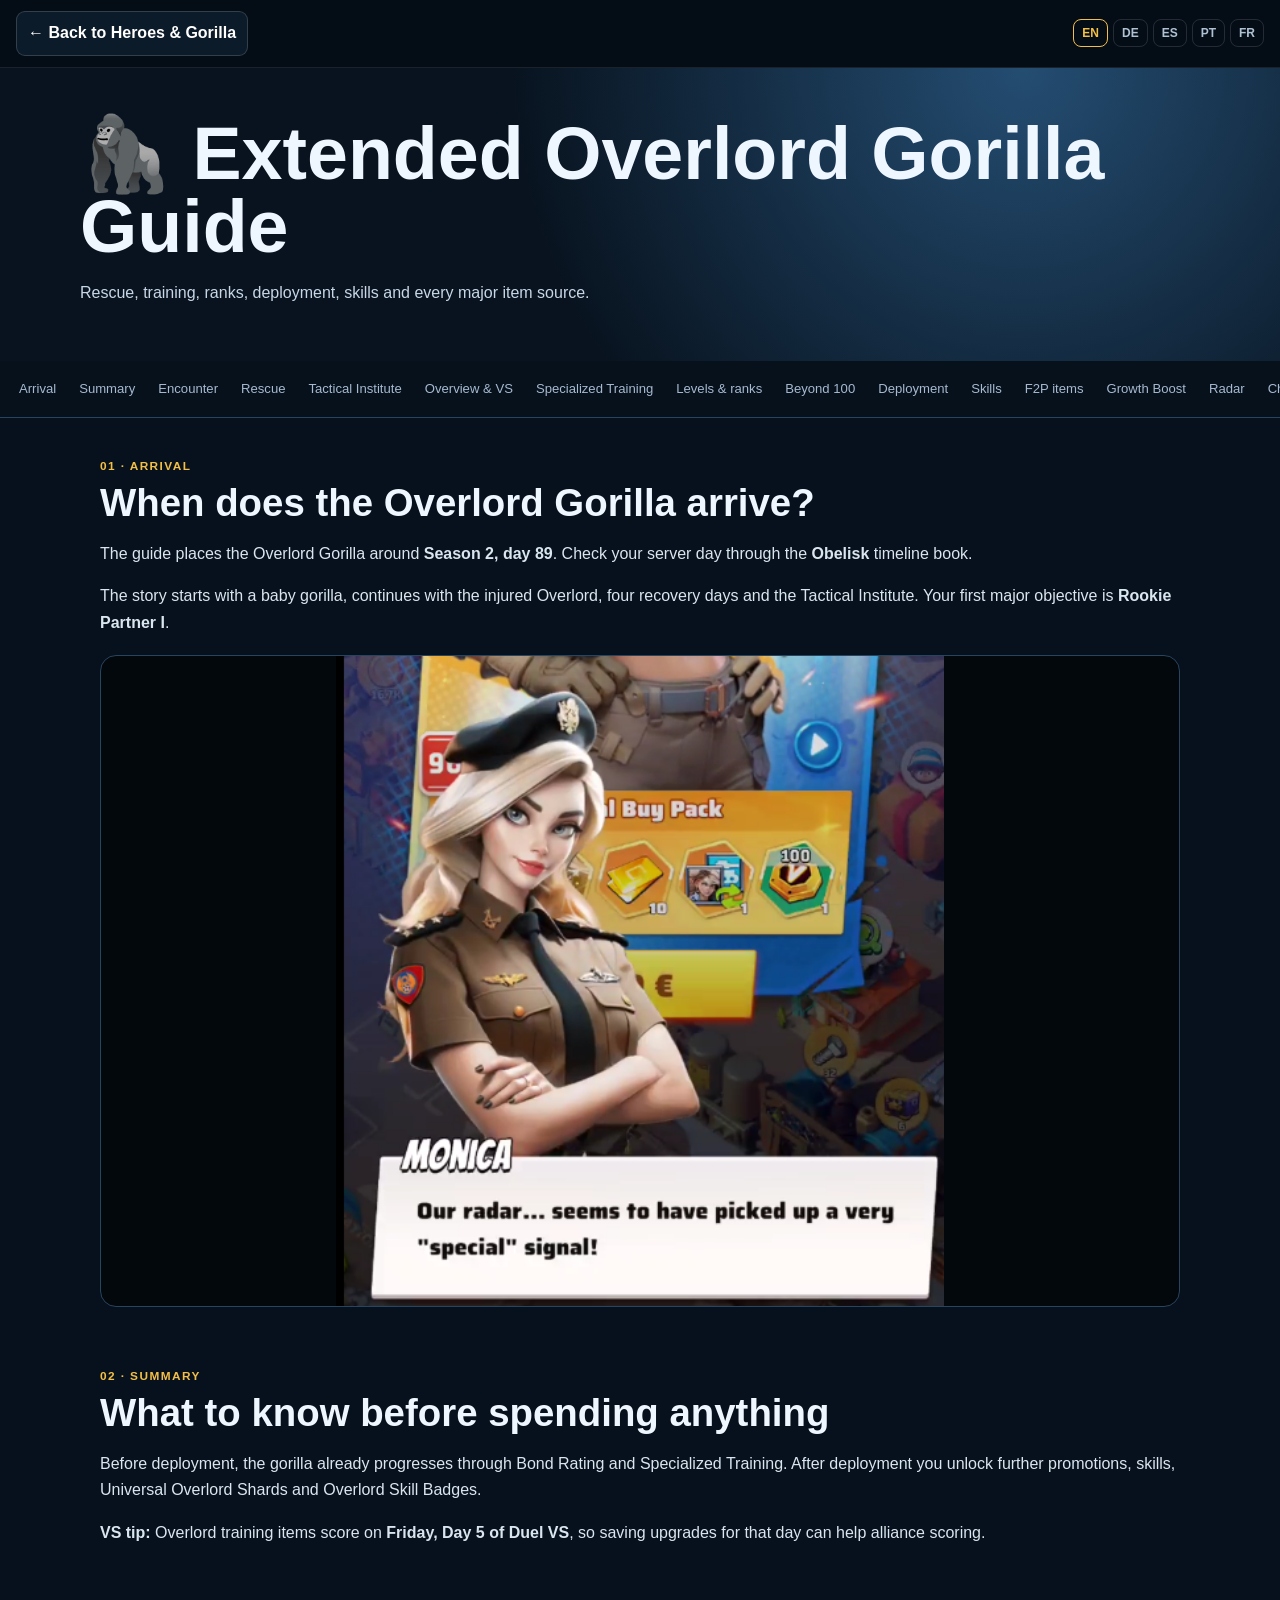
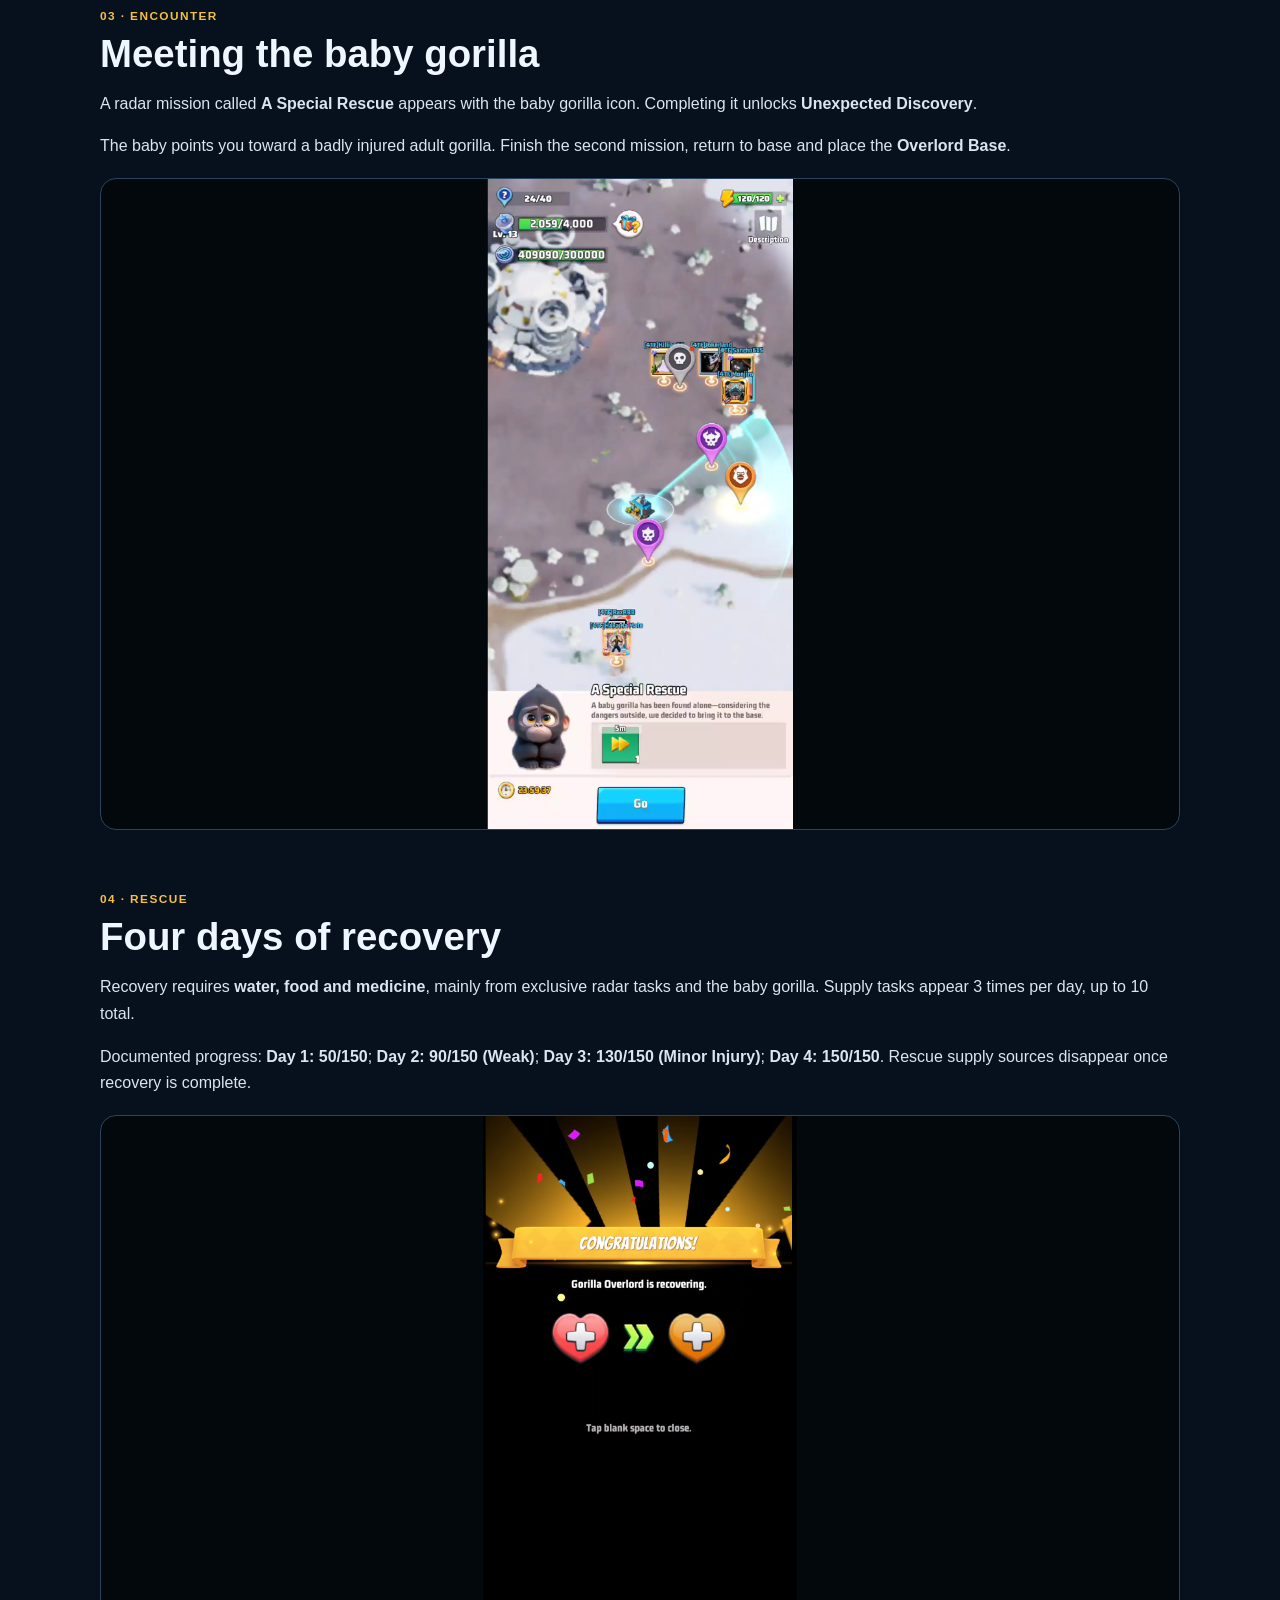
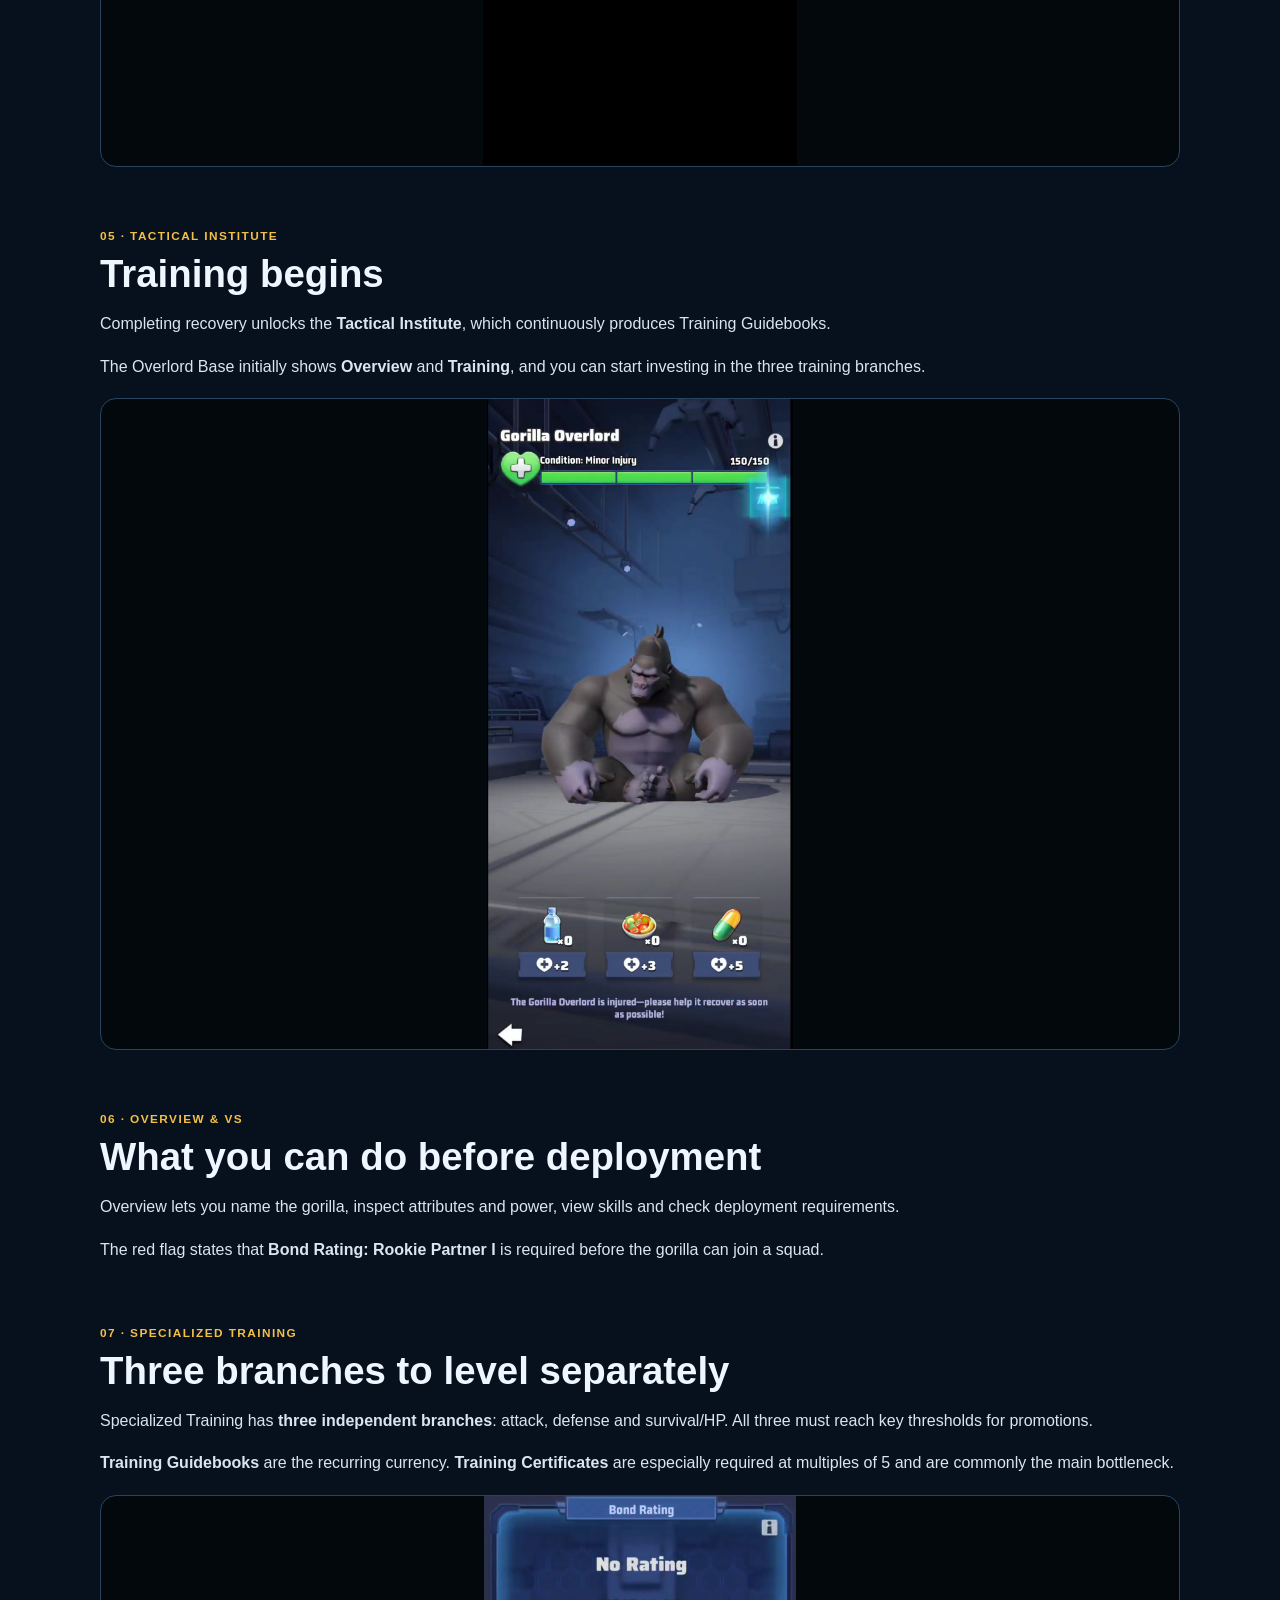
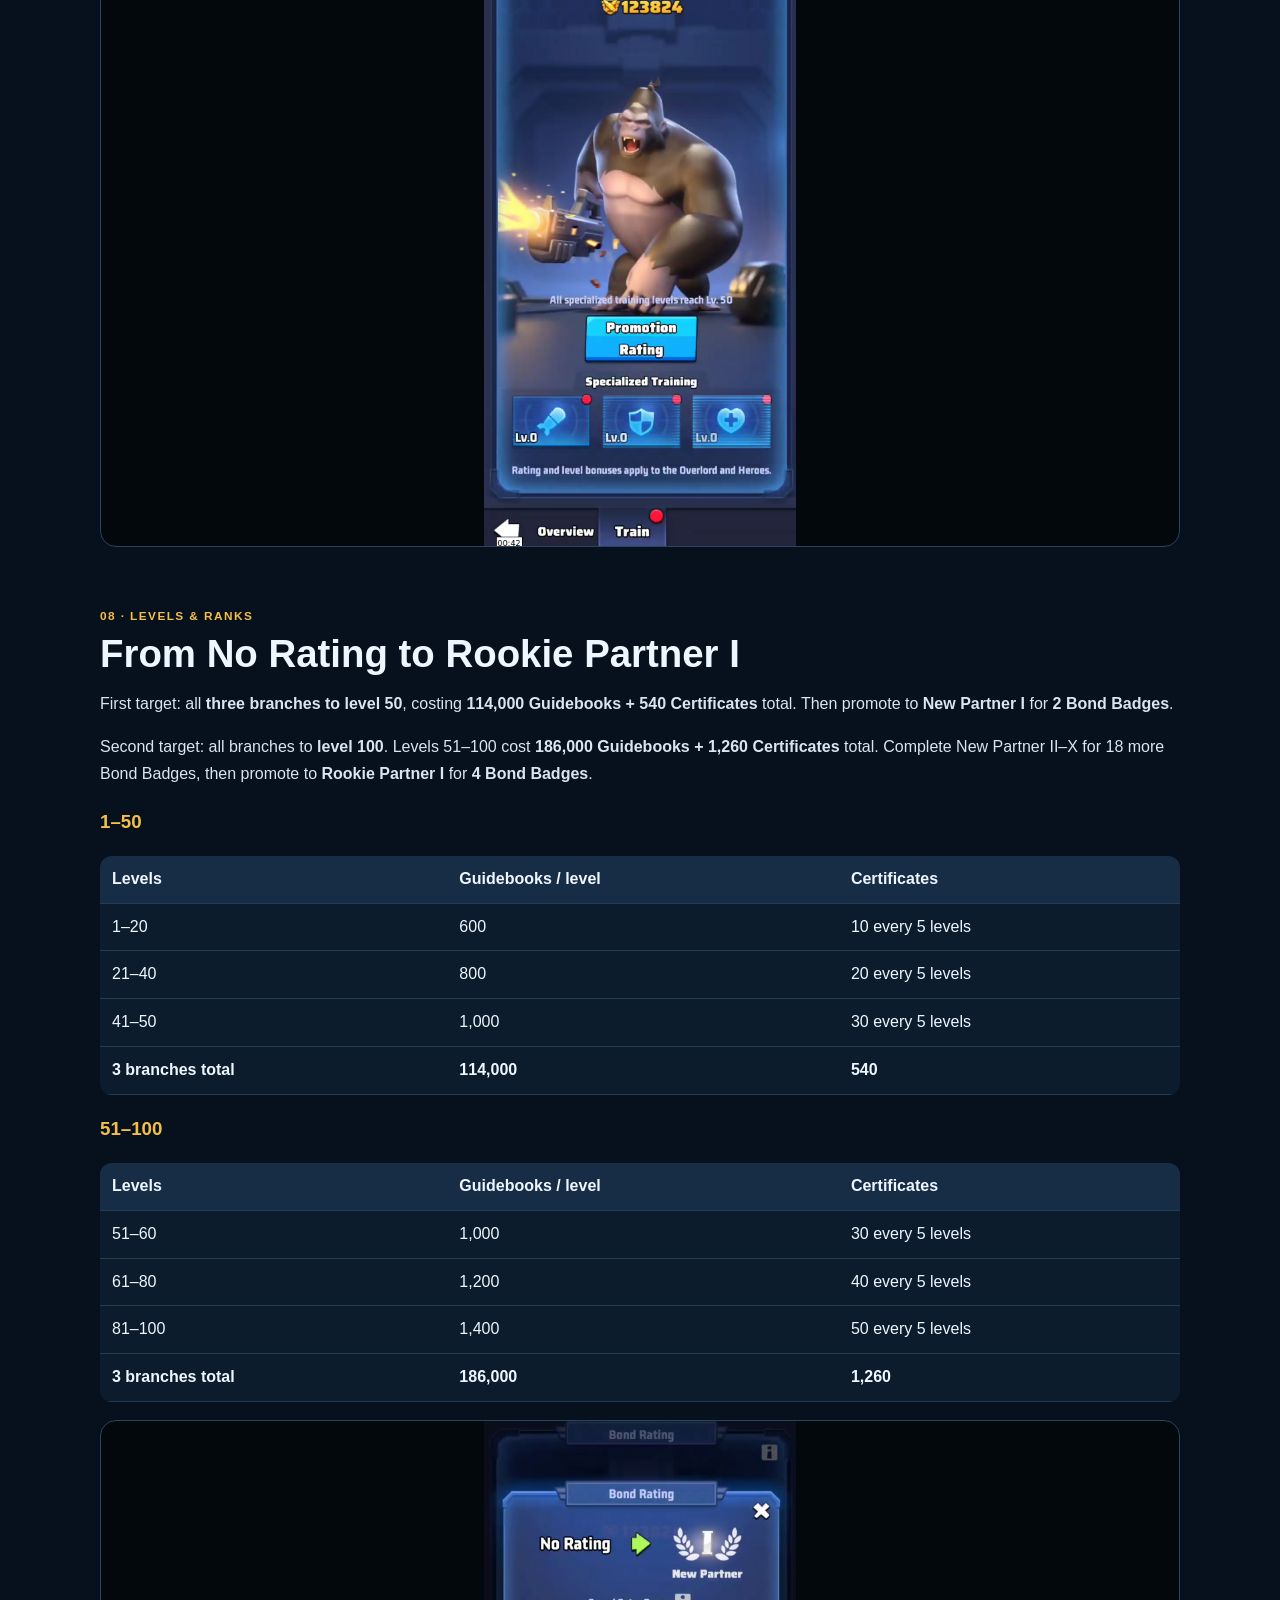
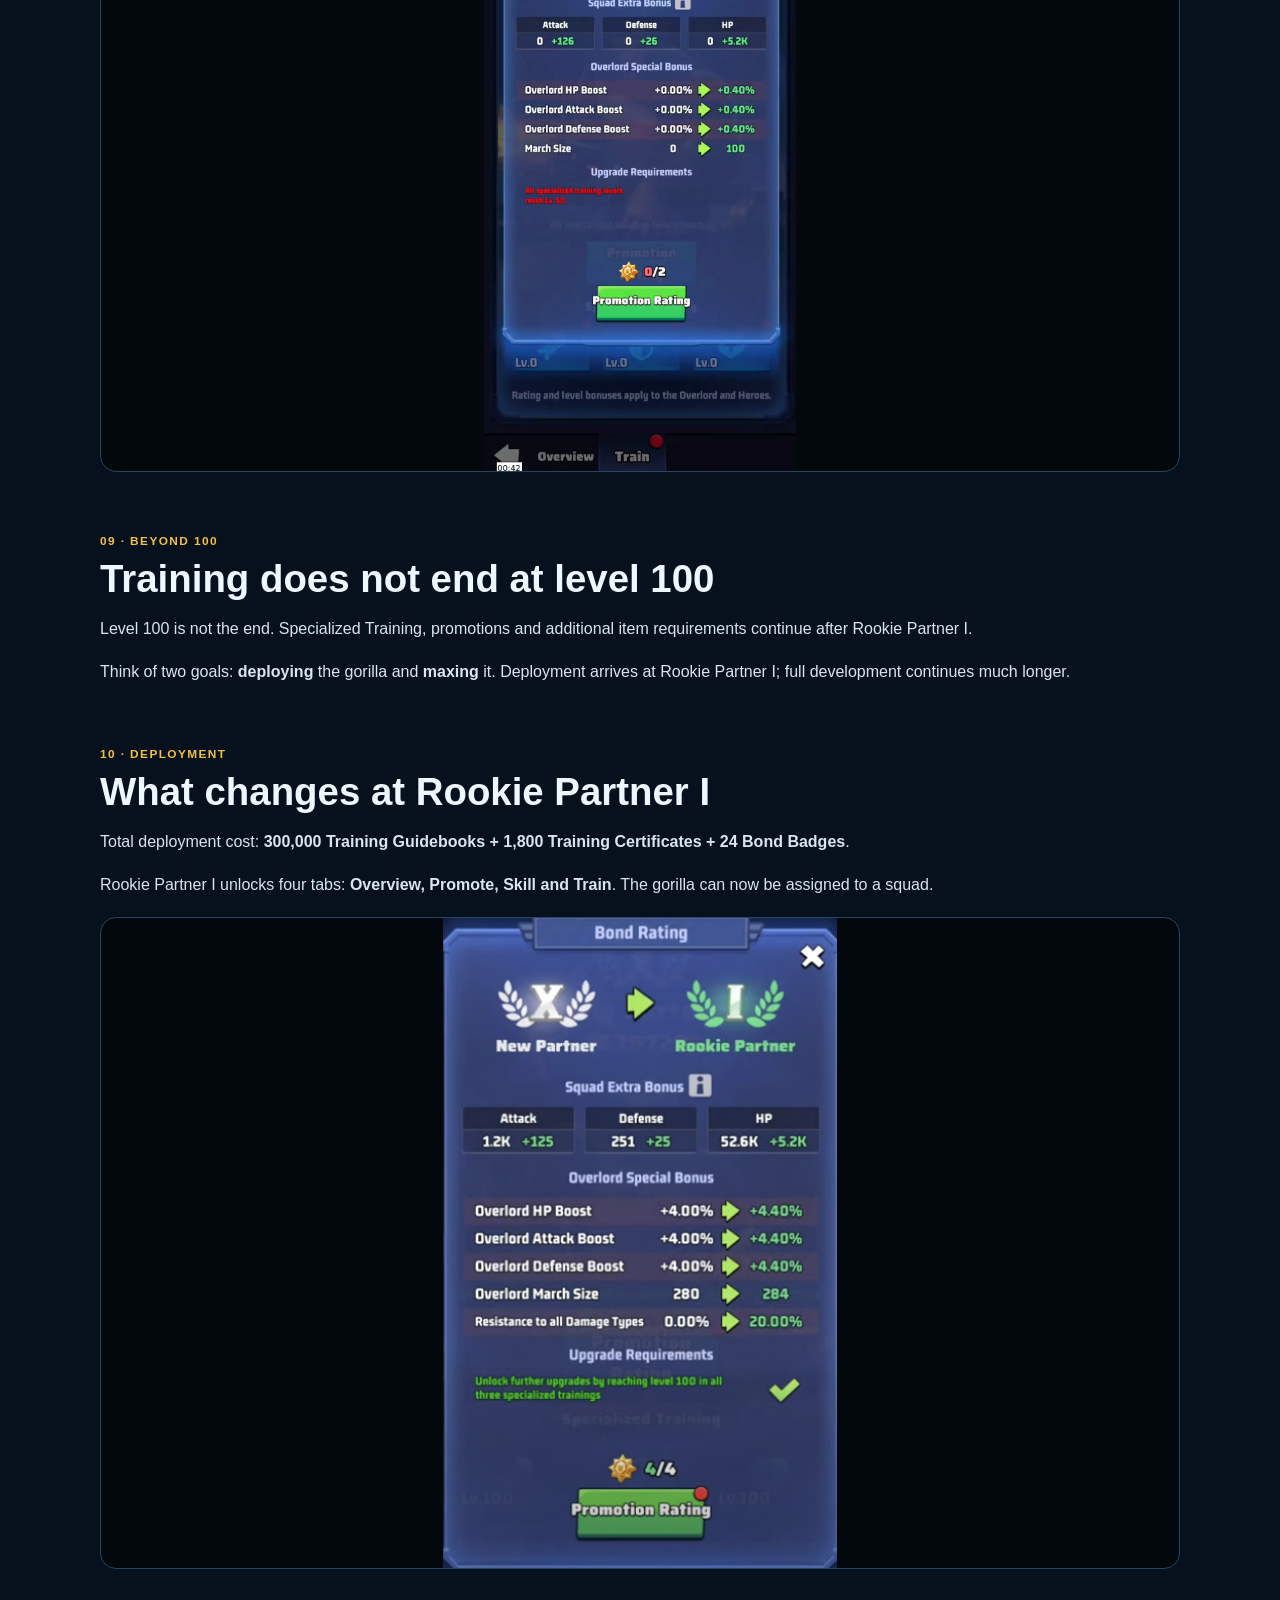
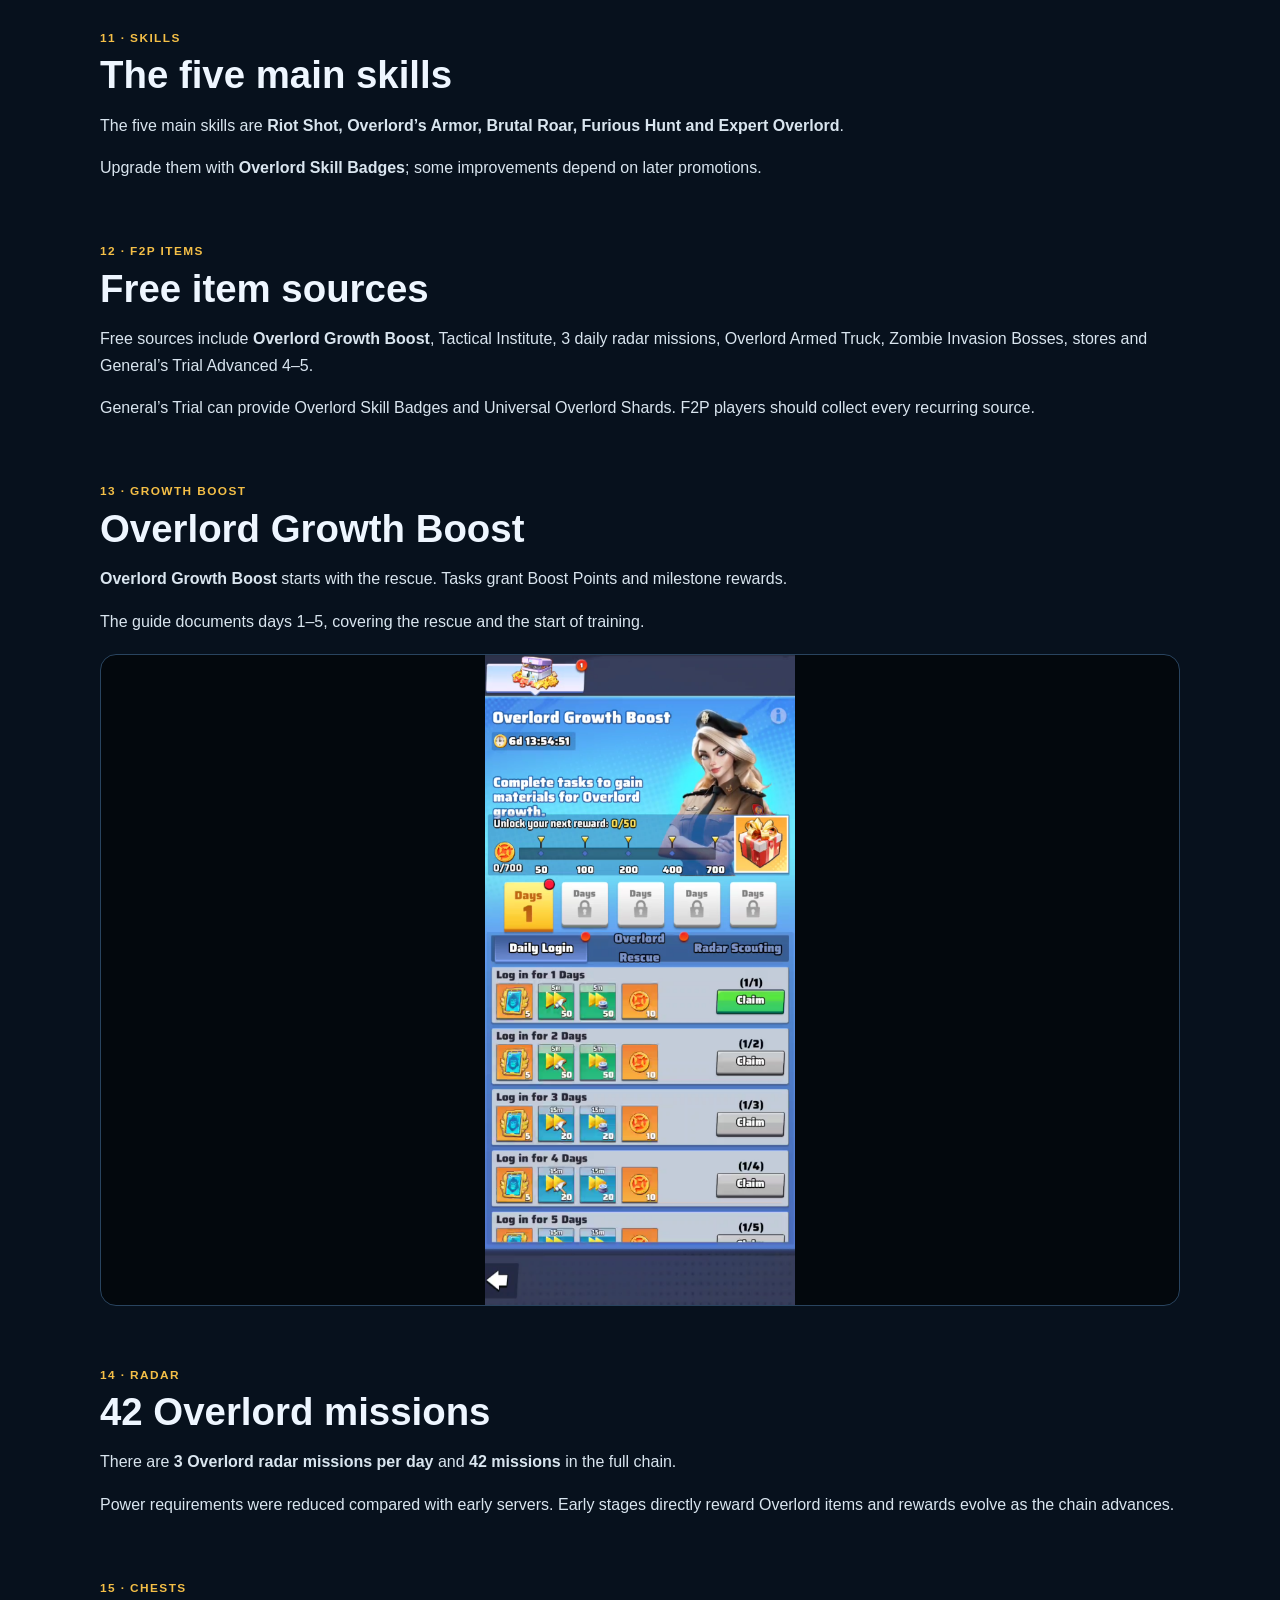
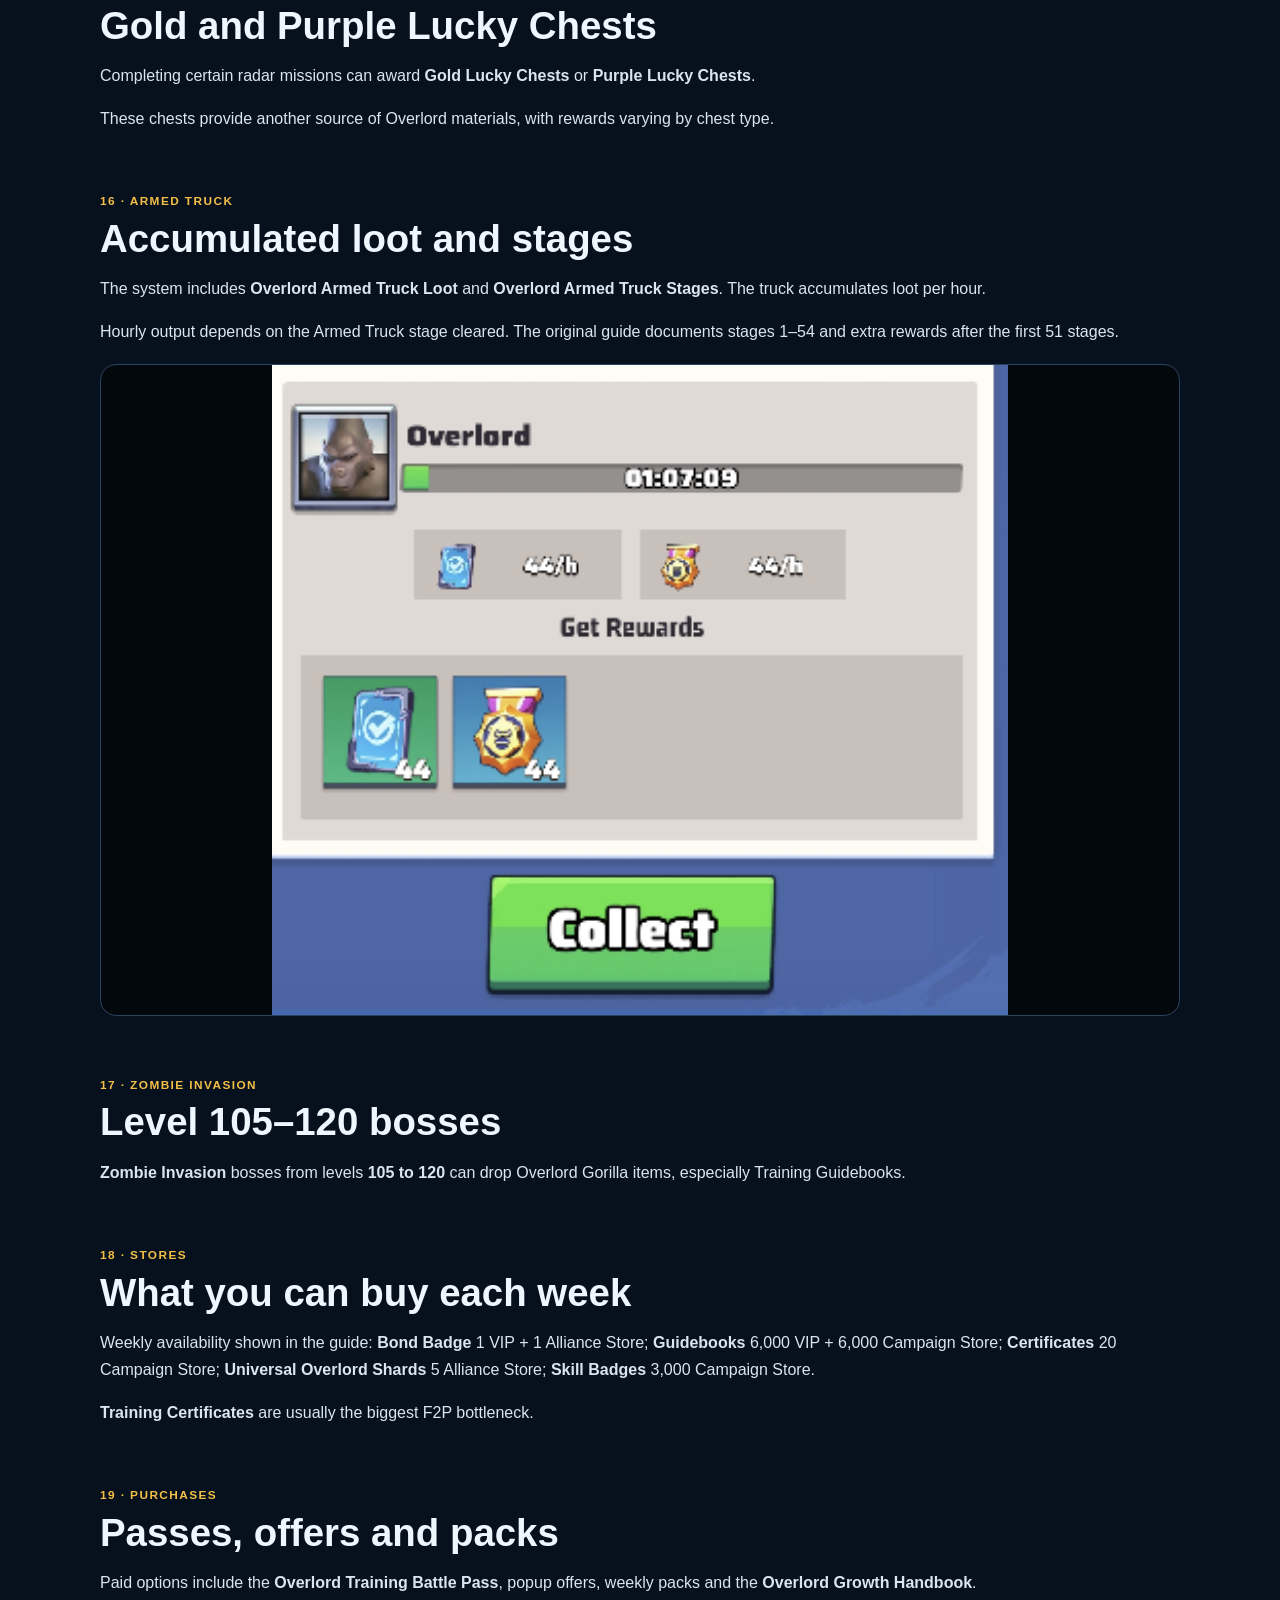
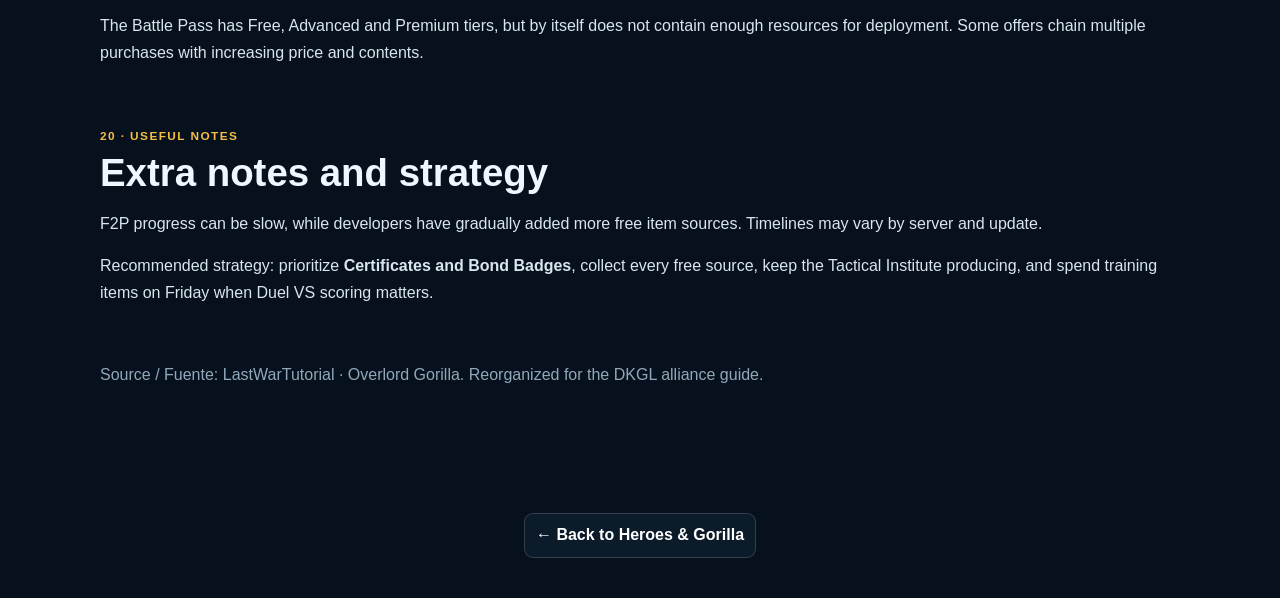
<file: gorilla-guide-en.html>
<!doctype html><html lang="en"><head><meta charset="utf-8"><meta name="viewport" content="width=device-width,initial-scale=1"><title>Extended Overlord Gorilla Guide</title><style>
:root{--bg:#07111d;--panel:#102338;--line:#29445f;--text:#eef6ff;--muted:#a7bad0;--gold:#f4bf47}*{box-sizing:border-box}html{scroll-behavior:smooth}body{margin:0;background:#07111d;color:var(--text);font-family:Inter,Segoe UI,Arial,sans-serif;line-height:1.67}header{padding:38px 24px;background:radial-gradient(circle at 80% 0,#244d72,transparent 32rem),#08131f}.wrap{max-width:1120px;margin:auto}h1{font-size:clamp(2.3rem,6vw,4.6rem);margin:.15em 0;line-height:1}header p{color:#c8d7e7;max-width:800px}nav{position:sticky;top:0;z-index:3;display:flex;gap:5px;overflow:auto;padding:10px;background:#07111df0;border-bottom:1px solid var(--line)}nav a{white-space:nowrap;text-decoration:none;color:var(--muted);padding:7px 9px;border-radius:8px;font-size:.82rem}nav a:hover{background:#12253a;color:white}main{max-width:1120px;margin:auto;padding:34px 20px 70px}section{margin-bottom:55px;scroll-margin-top:65px}h2{font-size:clamp(1.6rem,3vw,2.5rem);line-height:1.1;margin:.25rem 0 1rem}h3{color:var(--gold)}.eyebrow{color:var(--gold);font-size:.74rem;font-weight:900;letter-spacing:.12em;text-transform:uppercase}p{color:#d9e5ef}figure{margin:18px 0;border:1px solid var(--line);border-radius:16px;overflow:hidden;background:#03080d}figure img{display:block;width:100%;max-height:650px;object-fit:contain}table{width:100%;border-collapse:collapse;background:#0d1c2d;margin:15px 0;border-radius:12px;overflow:hidden}th,td{padding:10px 12px;border-bottom:1px solid #243d57;text-align:left}th{background:#172d46}@media(max-width:600px){main{padding:25px 13px 60px}}</style>
<style id="dkgl-external-nav">
.dkgl-extbar{position:sticky;top:0;z-index:50;background:rgba(5,13,22,.96);backdrop-filter:blur(13px);border-bottom:1px solid rgba(255,255,255,.09);display:flex;justify-content:space-between;align-items:center;gap:12px;padding:11px 16px}
.dkgl-back{display:inline-flex;text-decoration:none;color:#fff;font-weight:900;padding:8px 11px;border:1px solid rgba(255,255,255,.16);border-radius:9px;background:#0c1b29}.dkgl-back:hover{color:#f4bf47;border-color:#f4bf47}
.dkgl-langs{display:flex;gap:5px}.dkgl-langs a{text-decoration:none;color:#afc2d3;border:1px solid rgba(255,255,255,.13);border-radius:8px;padding:6px 8px;font:800 12px Inter,Segoe UI,Arial,sans-serif}.dkgl-langs a.active{color:#f4bf47;border-color:#f4bf47}
.dkgl-bottom-back{max-width:1100px;margin:0 auto 40px;padding:0 18px;text-align:center}
@media(max-width:620px){.dkgl-extbar{align-items:flex-start;flex-direction:column}.dkgl-langs{width:100%;overflow:auto}}
</style></head><body><div class="dkgl-extbar"><a class="dkgl-back" href="index.html#heroes">← Back to Heroes & Gorilla</a><div class="dkgl-langs"><a class="active" href="gorilla-guide-en.html" onclick="localStorage.setItem('dkgl-lang','en')">EN</a><a class="" href="gorilla-guide-de.html" onclick="localStorage.setItem('dkgl-lang','de')">DE</a><a class="" href="gorilla-guide-es.html" onclick="localStorage.setItem('dkgl-lang','es')">ES</a><a class="" href="gorilla-guide-pt.html" onclick="localStorage.setItem('dkgl-lang','pt')">PT</a><a class="" href="gorilla-guide-fr.html" onclick="localStorage.setItem('dkgl-lang','fr')">FR</a></div></div><header><div class="wrap"><h1>🦍 Extended Overlord Gorilla Guide</h1><p>Rescue, training, ranks, deployment, skills and every major item source.</p></div></header><nav><a href="#s1">Arrival</a><a href="#s2">Summary</a><a href="#s3">Encounter</a><a href="#s4">Rescue</a><a href="#s5">Tactical Institute</a><a href="#s6">Overview & VS</a><a href="#s7">Specialized Training</a><a href="#s8">Levels & ranks</a><a href="#s9">Beyond 100</a><a href="#s10">Deployment</a><a href="#s11">Skills</a><a href="#s12">F2P items</a><a href="#s13">Growth Boost</a><a href="#s14">Radar</a><a href="#s15">Chests</a><a href="#s16">Armed Truck</a><a href="#s17">Zombie Invasion</a><a href="#s18">Stores</a><a href="#s19">Purchases</a><a href="#s20">Useful notes</a></nav><main><section id="s1"><span class="eyebrow">01 · Arrival</span><h2>When does the Overlord Gorilla arrive?</h2><p>The guide places the Overlord Gorilla around <b>Season 2, day 89</b>. Check your server day through the <b>Obelisk</b> timeline book.</p><p>The story starts with a baby gorilla, continues with the injured Overlord, four recovery days and the Tactical Institute. Your first major objective is <b>Rookie Partner I</b>.</p><figure><img loading="lazy" src="assets/gorilla-radar-start.png" alt="When does the Overlord Gorilla arrive?"></figure></section><section id="s2"><span class="eyebrow">02 · Summary</span><h2>What to know before spending anything</h2><p>Before deployment, the gorilla already progresses through Bond Rating and Specialized Training. After deployment you unlock further promotions, skills, Universal Overlord Shards and Overlord Skill Badges.</p><p><b>VS tip:</b> Overlord training items score on <b>Friday, Day 5 of Duel VS</b>, so saving upgrades for that day can help alliance scoring.</p></section><section id="s3"><span class="eyebrow">03 · Encounter</span><h2>Meeting the baby gorilla</h2><p>A radar mission called <b>A Special Rescue</b> appears with the baby gorilla icon. Completing it unlocks <b>Unexpected Discovery</b>.</p><p>The baby points you toward a badly injured adult gorilla. Finish the second mission, return to base and place the <b>Overlord Base</b>.</p><figure><img loading="lazy" src="assets/gorilla-special-rescue.png" alt="Meeting the baby gorilla"></figure></section><section id="s4"><span class="eyebrow">04 · Rescue</span><h2>Four days of recovery</h2><p>Recovery requires <b>water, food and medicine</b>, mainly from exclusive radar tasks and the baby gorilla. Supply tasks appear 3 times per day, up to 10 total.</p><p>Documented progress: <b>Day 1: 50/150</b>; <b>Day 2: 90/150 (Weak)</b>; <b>Day 3: 130/150 (Minor Injury)</b>; <b>Day 4: 150/150</b>. Rescue supply sources disappear once recovery is complete.</p><figure><img loading="lazy" src="assets/gorilla-recovery.png" alt="Four days of recovery"></figure></section><section id="s5"><span class="eyebrow">05 · Tactical Institute</span><h2>Training begins</h2><p>Completing recovery unlocks the <b>Tactical Institute</b>, which continuously produces Training Guidebooks.</p><p>The Overlord Base initially shows <b>Overview</b> and <b>Training</b>, and you can start investing in the three training branches.</p><figure><img loading="lazy" src="assets/gorilla-recovery-complete.png" alt="Training begins"></figure></section><section id="s6"><span class="eyebrow">06 · Overview & VS</span><h2>What you can do before deployment</h2><p>Overview lets you name the gorilla, inspect attributes and power, view skills and check deployment requirements.</p><p>The red flag states that <b>Bond Rating: Rookie Partner I</b> is required before the gorilla can join a squad.</p></section><section id="s7"><span class="eyebrow">07 · Specialized Training</span><h2>Three branches to level separately</h2><p>Specialized Training has <b>three independent branches</b>: attack, defense and survival/HP. All three must reach key thresholds for promotions.</p><p><b>Training Guidebooks</b> are the recurring currency. <b>Training Certificates</b> are especially required at multiples of 5 and are commonly the main bottleneck.</p><figure><img loading="lazy" src="assets/gorilla-bond-training.png" alt="Three branches to level separately"></figure></section><section id="s8"><span class="eyebrow">08 · Levels & ranks</span><h2>From No Rating to Rookie Partner I</h2><p>First target: all <b>three branches to level 50</b>, costing <b>114,000 Guidebooks + 540 Certificates</b> total. Then promote to <b>New Partner I</b> for <b>2 Bond Badges</b>.</p><p>Second target: all branches to <b>level 100</b>. Levels 51–100 cost <b>186,000 Guidebooks + 1,260 Certificates</b> total. Complete New Partner II–X for 18 more Bond Badges, then promote to <b>Rookie Partner I</b> for <b>4 Bond Badges</b>.</p><h3>1–50</h3><table><tr><th>Levels</th><th>Guidebooks / level</th><th>Certificates</th></tr><tr><td>1–20</td><td>600</td><td>10 every 5 levels</td></tr><tr><td>21–40</td><td>800</td><td>20 every 5 levels</td></tr><tr><td>41–50</td><td>1,000</td><td>30 every 5 levels</td></tr><tr><td><b>3 branches total</b></td><td><b>114,000</b></td><td><b>540</b></td></tr></table><h3>51–100</h3><table><tr><th>Levels</th><th>Guidebooks / level</th><th>Certificates</th></tr><tr><td>51–60</td><td>1,000</td><td>30 every 5 levels</td></tr><tr><td>61–80</td><td>1,200</td><td>40 every 5 levels</td></tr><tr><td>81–100</td><td>1,400</td><td>50 every 5 levels</td></tr><tr><td><b>3 branches total</b></td><td><b>186,000</b></td><td><b>1,260</b></td></tr></table><figure><img loading="lazy" src="assets/gorilla-level50-promotion.png" alt="From No Rating to Rookie Partner I"></figure></section><section id="s9"><span class="eyebrow">09 · Beyond 100</span><h2>Training does not end at level 100</h2><p>Level 100 is not the end. Specialized Training, promotions and additional item requirements continue after Rookie Partner I.</p><p>Think of two goals: <b>deploying</b> the gorilla and <b>maxing</b> it. Deployment arrives at Rookie Partner I; full development continues much longer.</p></section><section id="s10"><span class="eyebrow">10 · Deployment</span><h2>What changes at Rookie Partner I</h2><p>Total deployment cost: <b>300,000 Training Guidebooks + 1,800 Training Certificates + 24 Bond Badges</b>.</p><p>Rookie Partner I unlocks four tabs: <b>Overview, Promote, Skill and Train</b>. The gorilla can now be assigned to a squad.</p><figure><img loading="lazy" src="assets/gorilla-rookie-promotion.png" alt="What changes at Rookie Partner I"></figure></section><section id="s11"><span class="eyebrow">11 · Skills</span><h2>The five main skills</h2><p>The five main skills are <b>Riot Shot, Overlord’s Armor, Brutal Roar, Furious Hunt and Expert Overlord</b>.</p><p>Upgrade them with <b>Overlord Skill Badges</b>; some improvements depend on later promotions.</p></section><section id="s12"><span class="eyebrow">12 · F2P items</span><h2>Free item sources</h2><p>Free sources include <b>Overlord Growth Boost</b>, Tactical Institute, 3 daily radar missions, Overlord Armed Truck, Zombie Invasion Bosses, stores and General’s Trial Advanced 4–5.</p><p>General’s Trial can provide Overlord Skill Badges and Universal Overlord Shards. F2P players should collect every recurring source.</p></section><section id="s13"><span class="eyebrow">13 · Growth Boost</span><h2>Overlord Growth Boost</h2><p><b>Overlord Growth Boost</b> starts with the rescue. Tasks grant Boost Points and milestone rewards.</p><p>The guide documents days 1–5, covering the rescue and the start of training.</p><figure><img loading="lazy" src="assets/gorilla-growth-boost.png" alt="Overlord Growth Boost"></figure></section><section id="s14"><span class="eyebrow">14 · Radar</span><h2>42 Overlord missions</h2><p>There are <b>3 Overlord radar missions per day</b> and <b>42 missions</b> in the full chain.</p><p>Power requirements were reduced compared with early servers. Early stages directly reward Overlord items and rewards evolve as the chain advances.</p></section><section id="s15"><span class="eyebrow">15 · Chests</span><h2>Gold and Purple Lucky Chests</h2><p>Completing certain radar missions can award <b>Gold Lucky Chests</b> or <b>Purple Lucky Chests</b>.</p><p>These chests provide another source of Overlord materials, with rewards varying by chest type.</p></section><section id="s16"><span class="eyebrow">16 · Armed Truck</span><h2>Accumulated loot and stages</h2><p>The system includes <b>Overlord Armed Truck Loot</b> and <b>Overlord Armed Truck Stages</b>. The truck accumulates loot per hour.</p><p>Hourly output depends on the Armed Truck stage cleared. The original guide documents stages 1–54 and extra rewards after the first 51 stages.</p><figure><img loading="lazy" src="assets/gorilla-armed-truck.png" alt="Accumulated loot and stages"></figure></section><section id="s17"><span class="eyebrow">17 · Zombie Invasion</span><h2>Level 105–120 bosses</h2><p><b>Zombie Invasion</b> bosses from levels <b>105 to 120</b> can drop Overlord Gorilla items, especially Training Guidebooks.</p></section><section id="s18"><span class="eyebrow">18 · Stores</span><h2>What you can buy each week</h2><p>Weekly availability shown in the guide: <b>Bond Badge</b> 1 VIP + 1 Alliance Store; <b>Guidebooks</b> 6,000 VIP + 6,000 Campaign Store; <b>Certificates</b> 20 Campaign Store; <b>Universal Overlord Shards</b> 5 Alliance Store; <b>Skill Badges</b> 3,000 Campaign Store.</p><p><b>Training Certificates</b> are usually the biggest F2P bottleneck.</p></section><section id="s19"><span class="eyebrow">19 · Purchases</span><h2>Passes, offers and packs</h2><p>Paid options include the <b>Overlord Training Battle Pass</b>, popup offers, weekly packs and the <b>Overlord Growth Handbook</b>.</p><p>The Battle Pass has Free, Advanced and Premium tiers, but by itself does not contain enough resources for deployment. Some offers chain multiple purchases with increasing price and contents.</p></section><section id="s20"><span class="eyebrow">20 · Useful notes</span><h2>Extra notes and strategy</h2><p>F2P progress can be slow, while developers have gradually added more free item sources. Timelines may vary by server and update.</p><p>Recommended strategy: prioritize <b>Certificates and Bond Badges</b>, collect every free source, keep the Tactical Institute producing, and spend training items on Friday when Duel VS scoring matters.</p></section><section><p style="color:#91a8ba">Source / Fuente: LastWarTutorial · Overlord Gorilla. Reorganized for the DKGL alliance guide.</p></section></main><div class="dkgl-bottom-back"><a class="dkgl-back" href="index.html#heroes">← Back to Heroes & Gorilla</a></div><script>localStorage.setItem("dkgl-lang","en");</script></body></html>
</file>
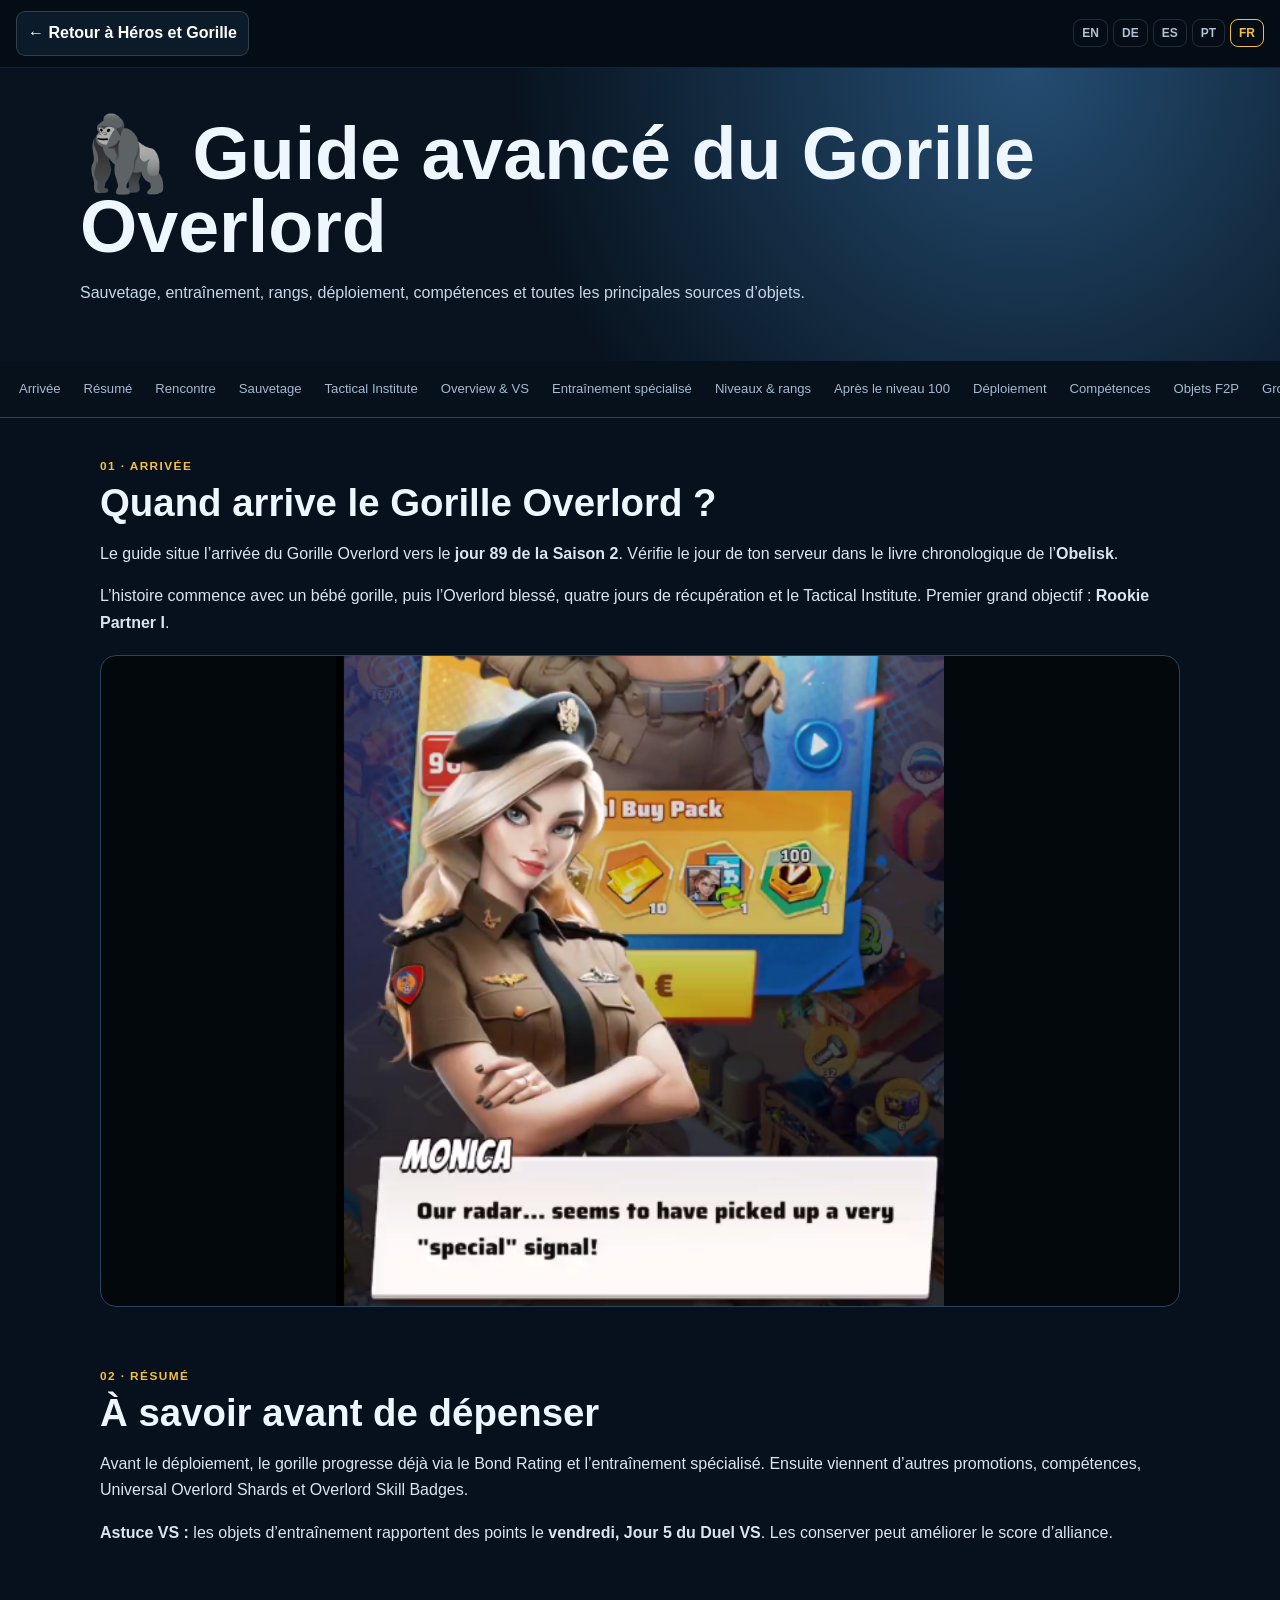
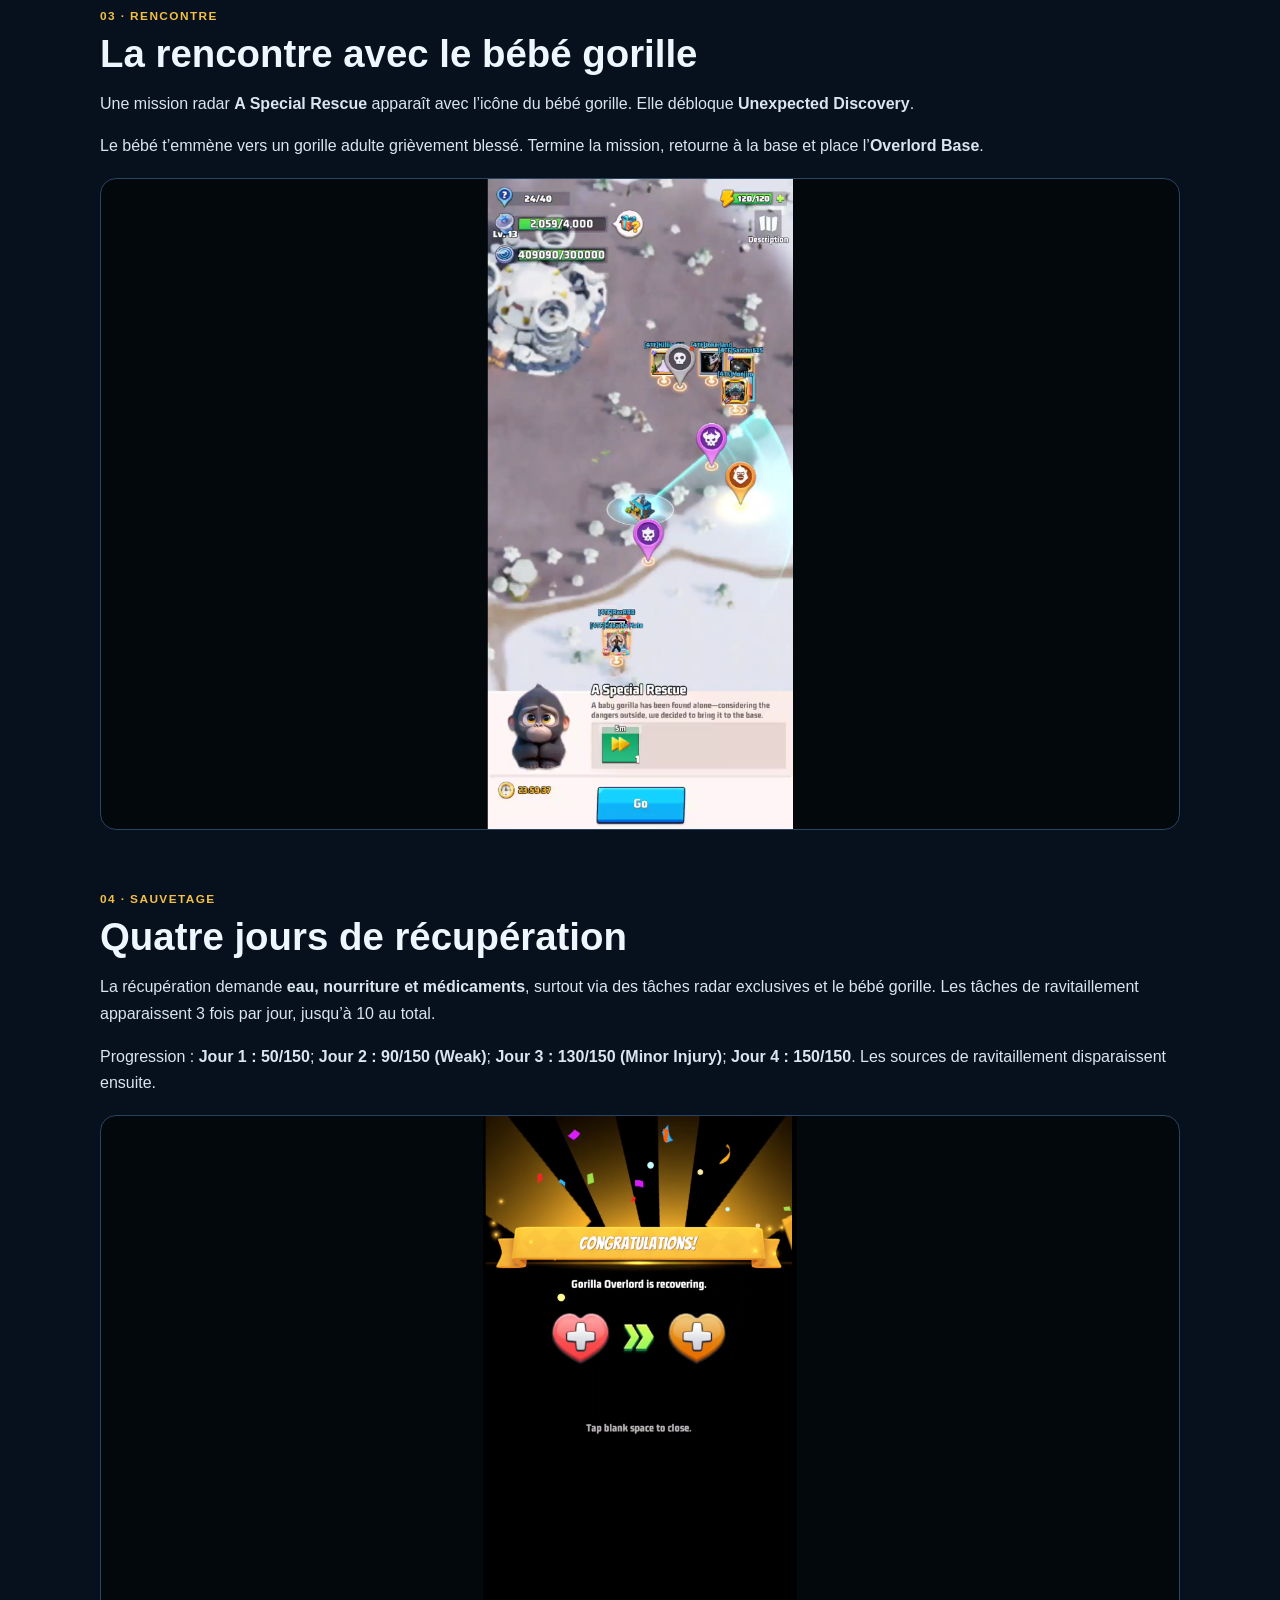
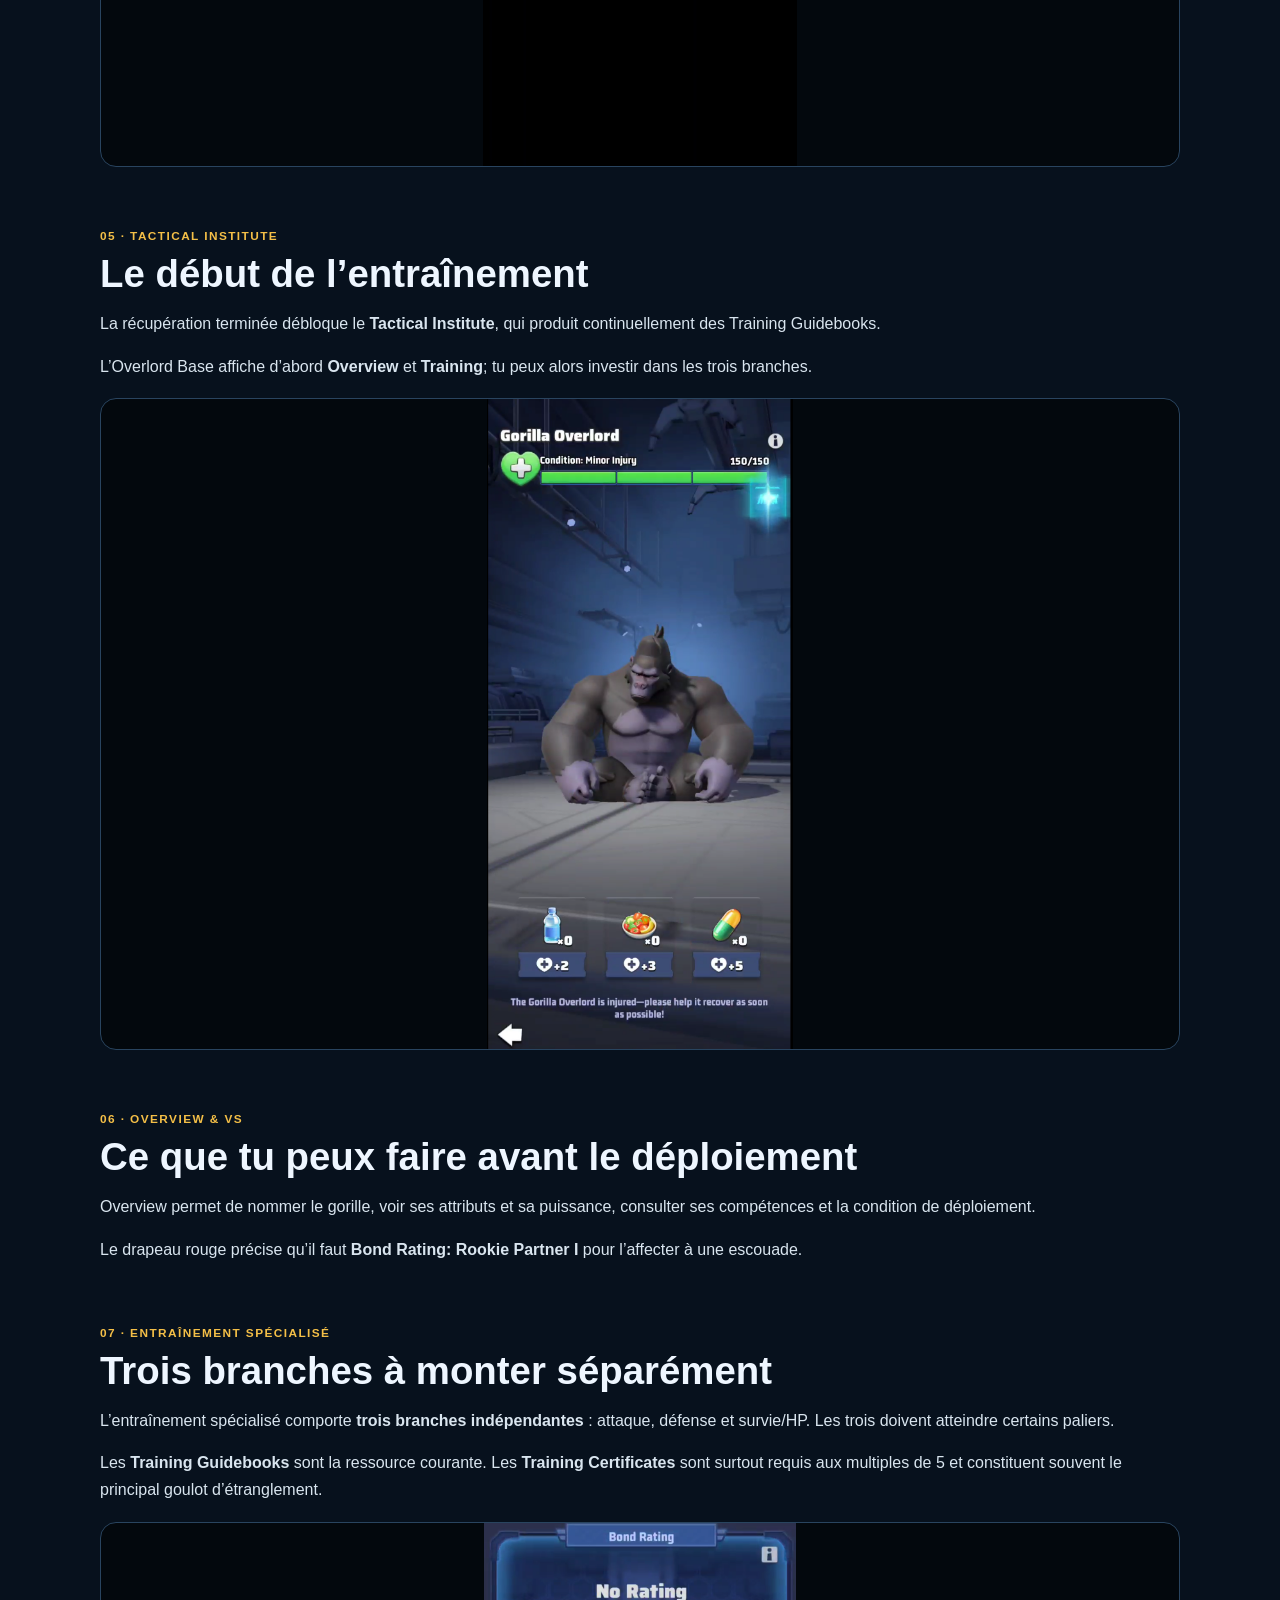
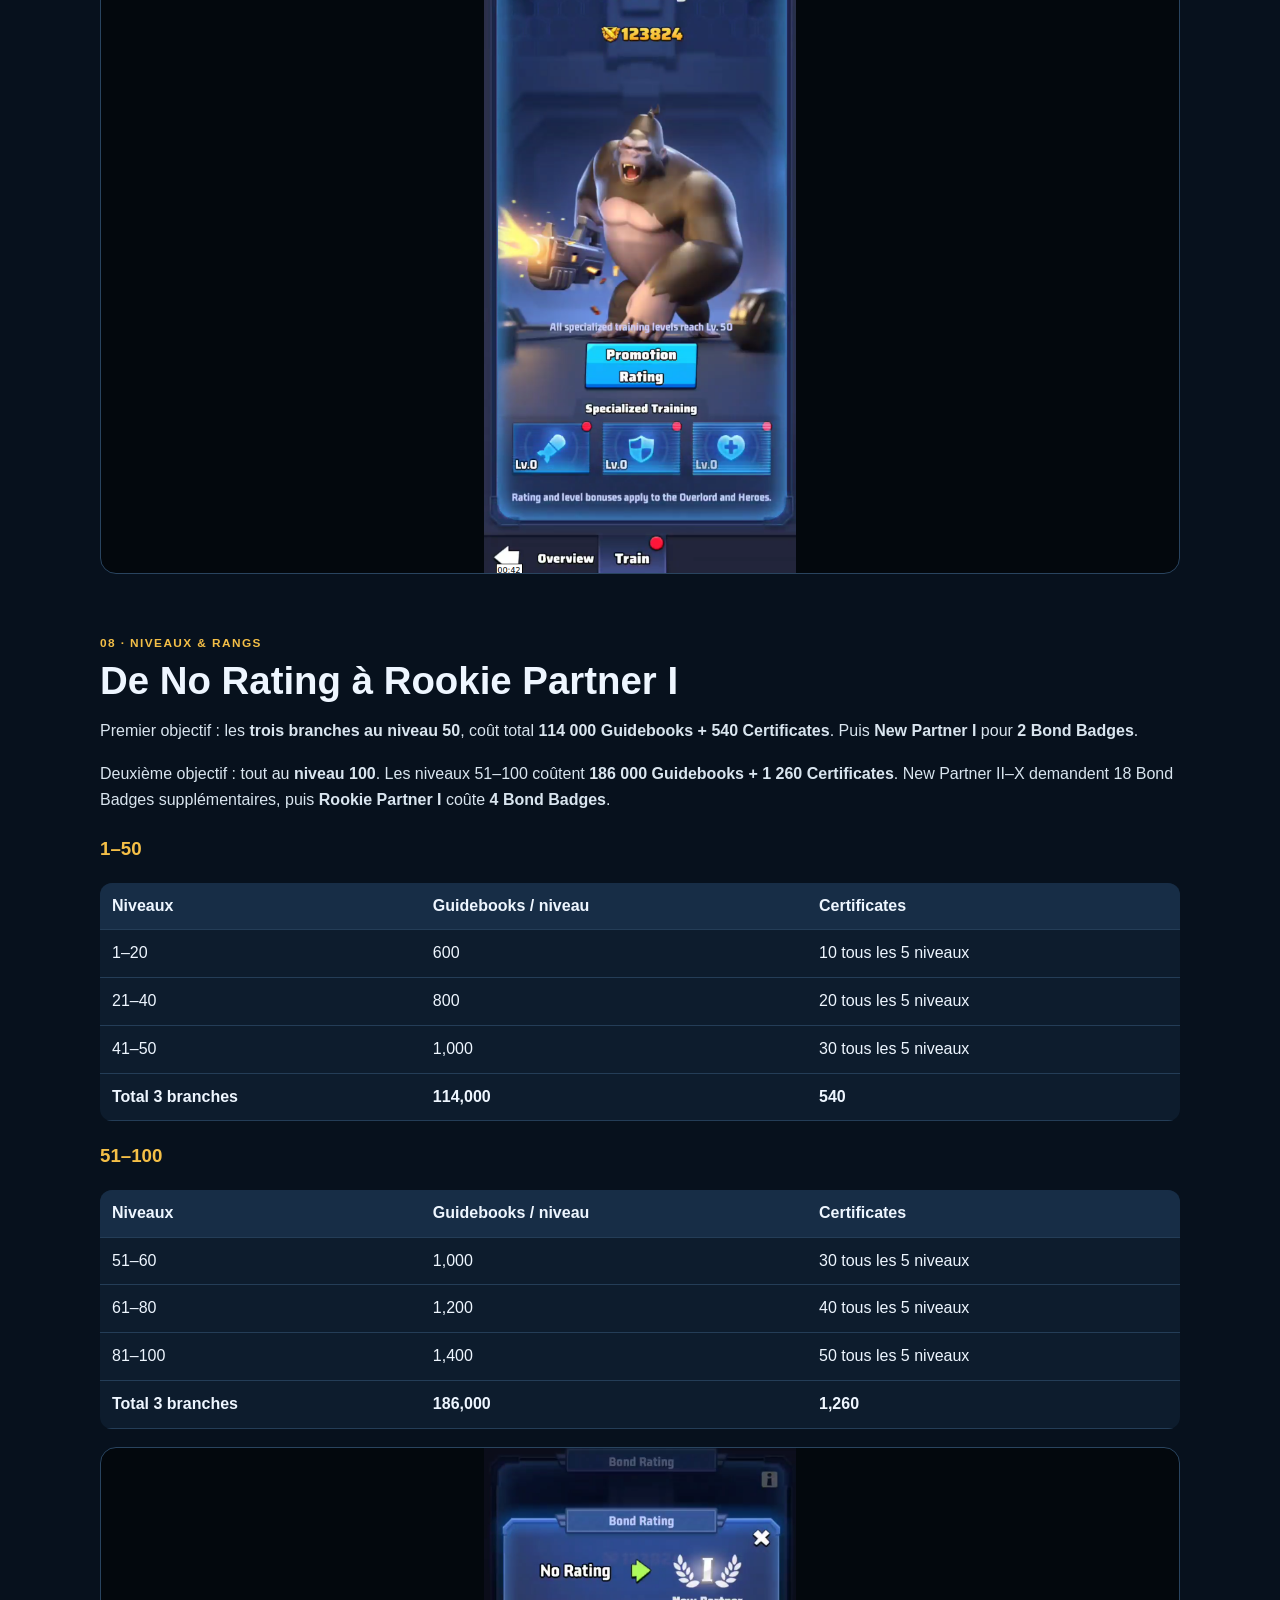
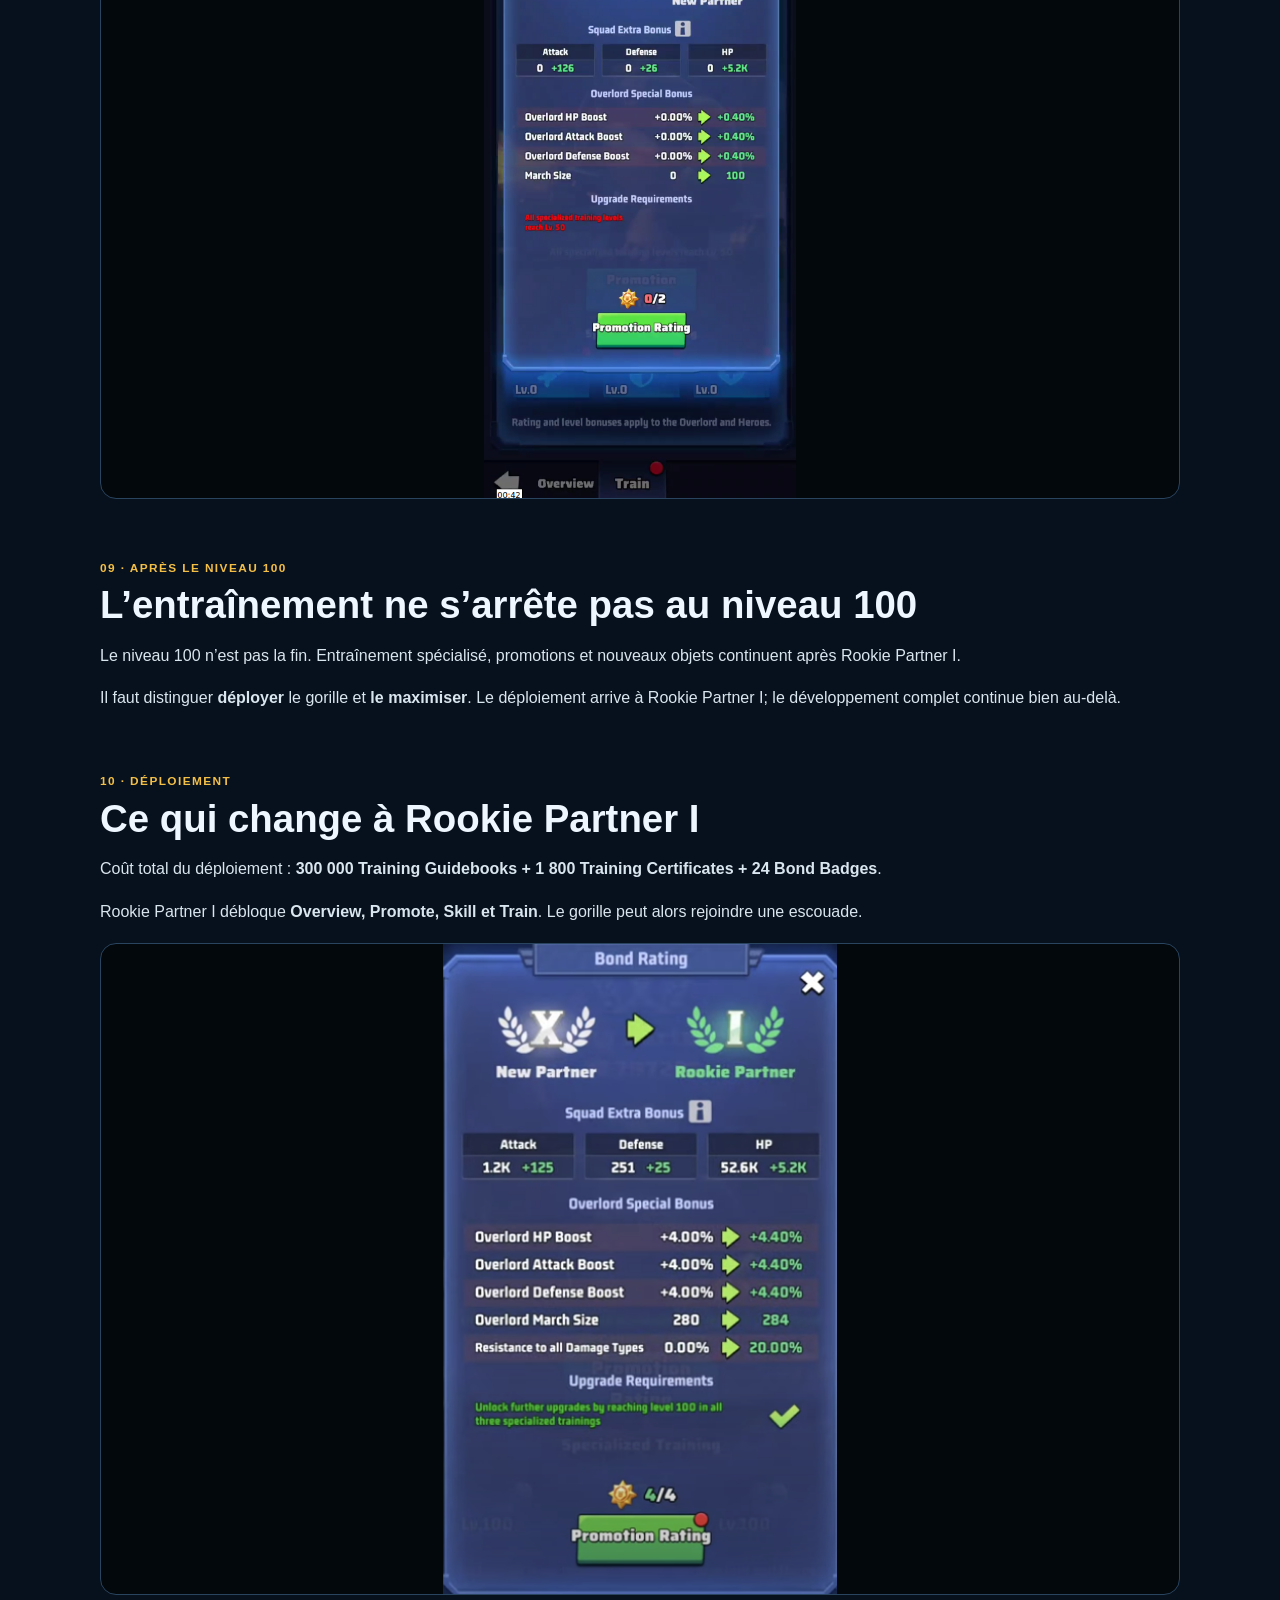
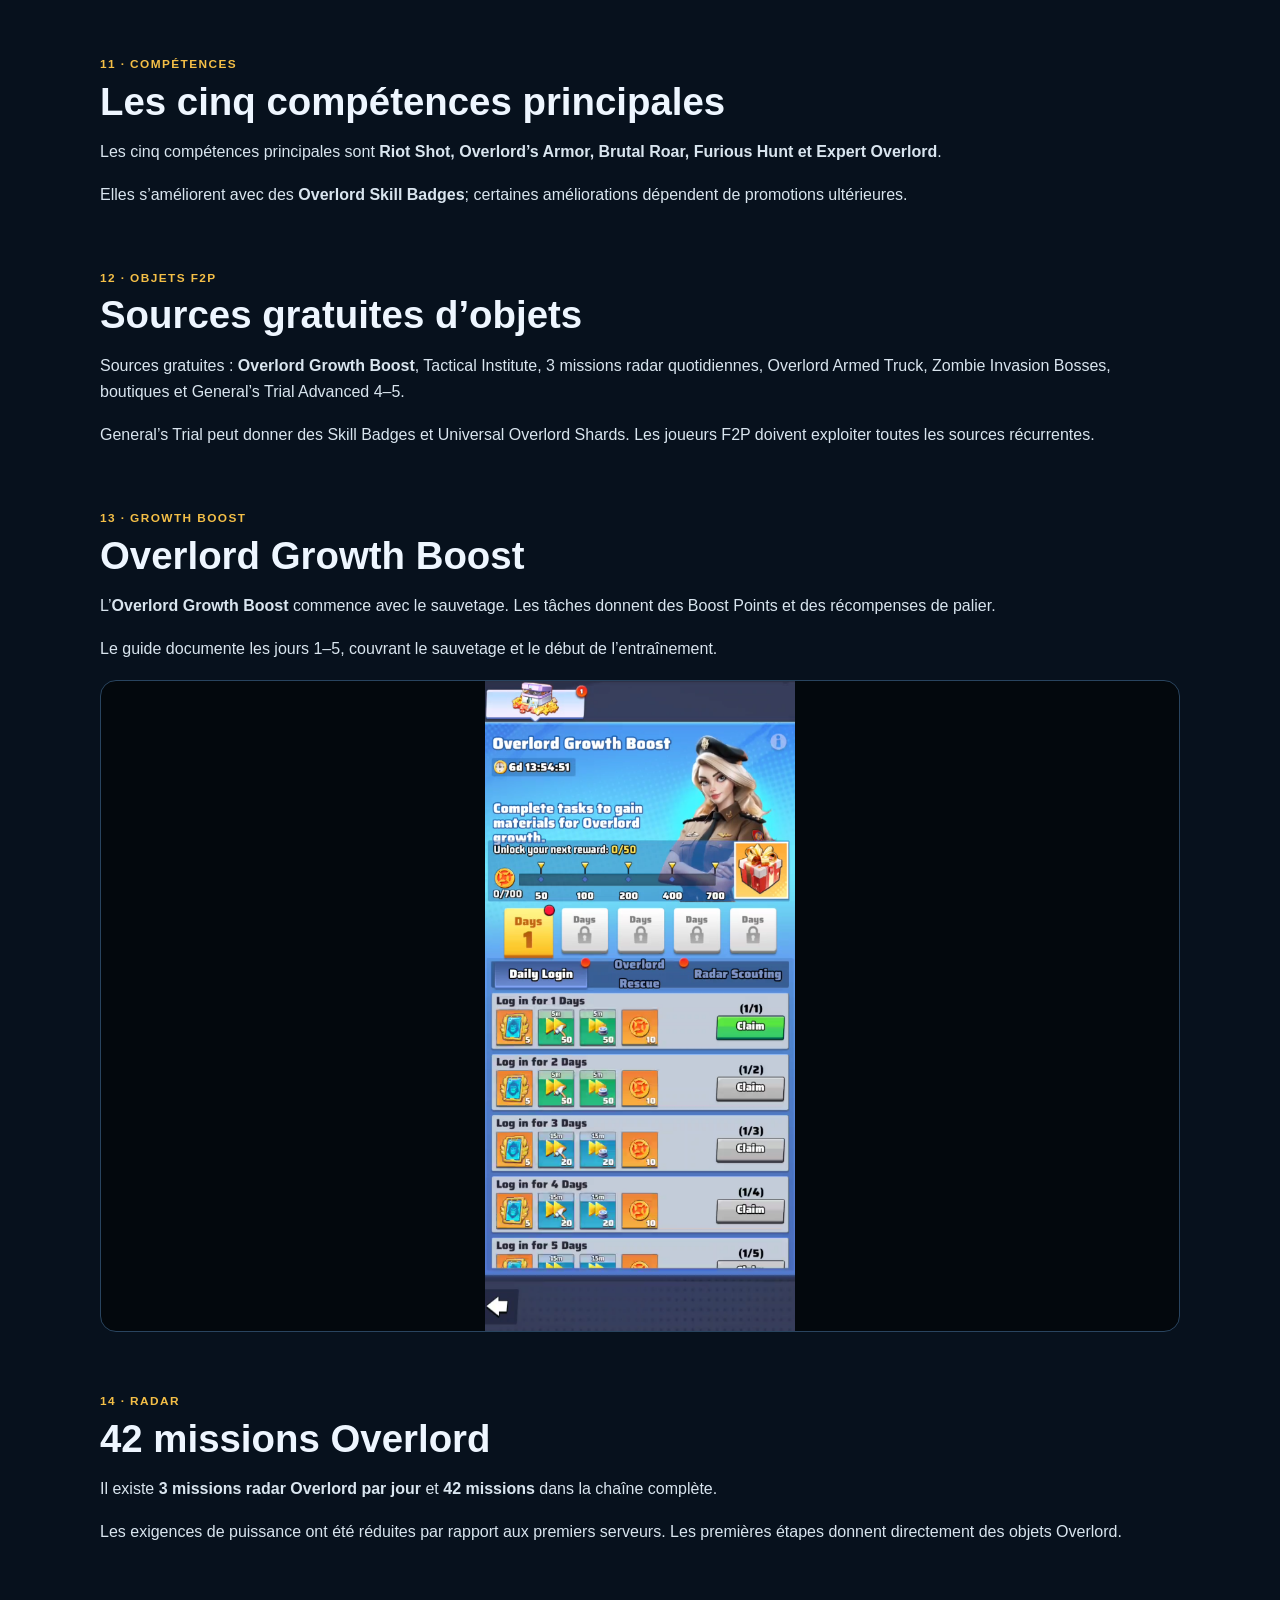
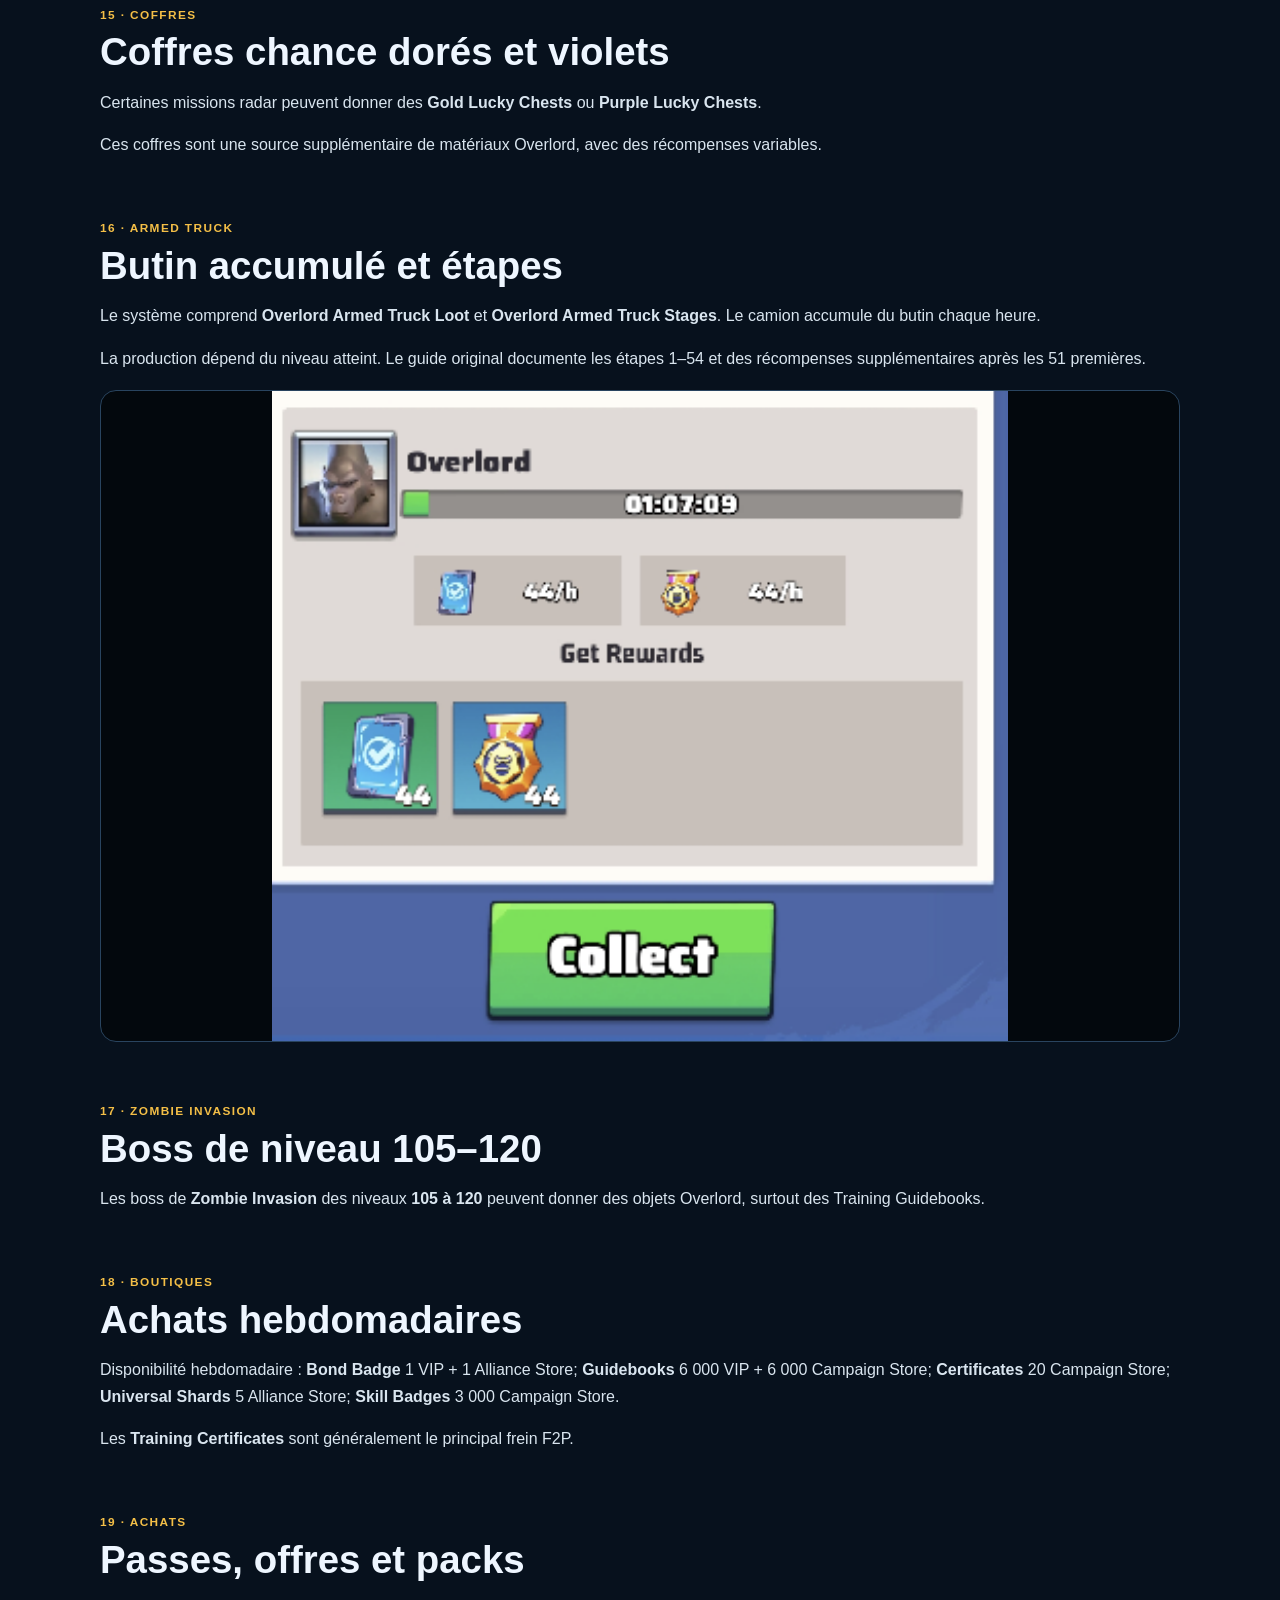
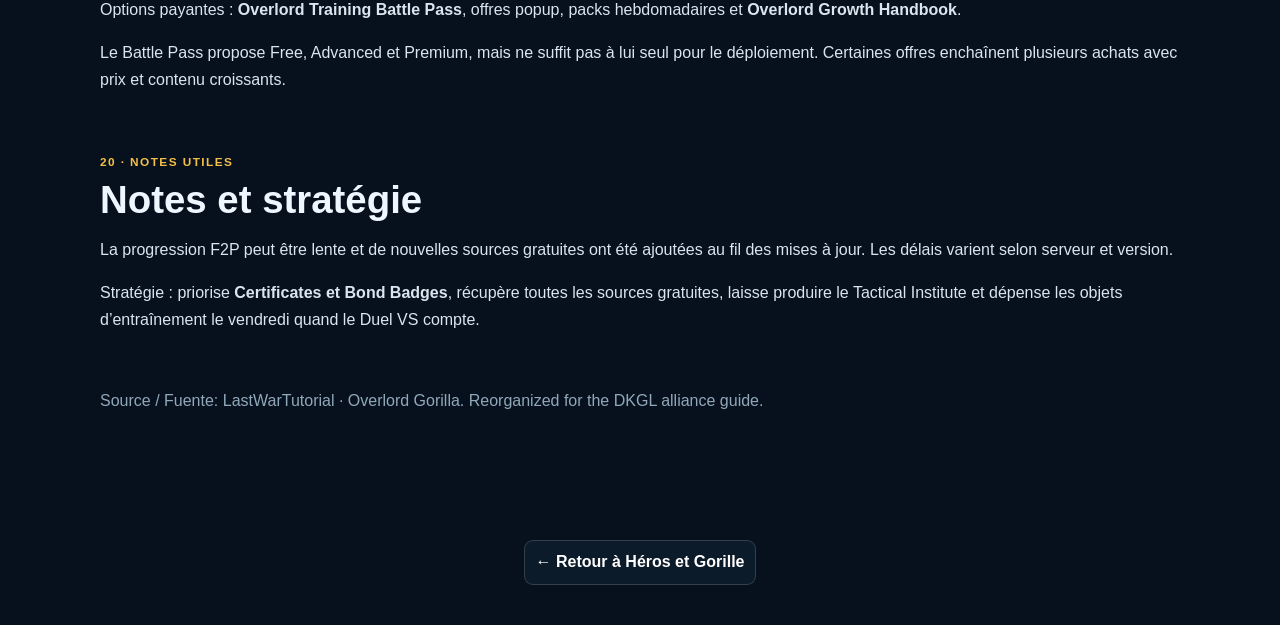
<file: gorilla-guide-fr.html>
<!doctype html><html lang="fr"><head><meta charset="utf-8"><meta name="viewport" content="width=device-width,initial-scale=1"><title>Guide avancé du Gorille Overlord</title><style>
:root{--bg:#07111d;--panel:#102338;--line:#29445f;--text:#eef6ff;--muted:#a7bad0;--gold:#f4bf47}*{box-sizing:border-box}html{scroll-behavior:smooth}body{margin:0;background:#07111d;color:var(--text);font-family:Inter,Segoe UI,Arial,sans-serif;line-height:1.67}header{padding:38px 24px;background:radial-gradient(circle at 80% 0,#244d72,transparent 32rem),#08131f}.wrap{max-width:1120px;margin:auto}h1{font-size:clamp(2.3rem,6vw,4.6rem);margin:.15em 0;line-height:1}header p{color:#c8d7e7;max-width:800px}nav{position:sticky;top:0;z-index:3;display:flex;gap:5px;overflow:auto;padding:10px;background:#07111df0;border-bottom:1px solid var(--line)}nav a{white-space:nowrap;text-decoration:none;color:var(--muted);padding:7px 9px;border-radius:8px;font-size:.82rem}nav a:hover{background:#12253a;color:white}main{max-width:1120px;margin:auto;padding:34px 20px 70px}section{margin-bottom:55px;scroll-margin-top:65px}h2{font-size:clamp(1.6rem,3vw,2.5rem);line-height:1.1;margin:.25rem 0 1rem}h3{color:var(--gold)}.eyebrow{color:var(--gold);font-size:.74rem;font-weight:900;letter-spacing:.12em;text-transform:uppercase}p{color:#d9e5ef}figure{margin:18px 0;border:1px solid var(--line);border-radius:16px;overflow:hidden;background:#03080d}figure img{display:block;width:100%;max-height:650px;object-fit:contain}table{width:100%;border-collapse:collapse;background:#0d1c2d;margin:15px 0;border-radius:12px;overflow:hidden}th,td{padding:10px 12px;border-bottom:1px solid #243d57;text-align:left}th{background:#172d46}@media(max-width:600px){main{padding:25px 13px 60px}}</style>
<style id="dkgl-external-nav">
.dkgl-extbar{position:sticky;top:0;z-index:50;background:rgba(5,13,22,.96);backdrop-filter:blur(13px);border-bottom:1px solid rgba(255,255,255,.09);display:flex;justify-content:space-between;align-items:center;gap:12px;padding:11px 16px}
.dkgl-back{display:inline-flex;text-decoration:none;color:#fff;font-weight:900;padding:8px 11px;border:1px solid rgba(255,255,255,.16);border-radius:9px;background:#0c1b29}.dkgl-back:hover{color:#f4bf47;border-color:#f4bf47}
.dkgl-langs{display:flex;gap:5px}.dkgl-langs a{text-decoration:none;color:#afc2d3;border:1px solid rgba(255,255,255,.13);border-radius:8px;padding:6px 8px;font:800 12px Inter,Segoe UI,Arial,sans-serif}.dkgl-langs a.active{color:#f4bf47;border-color:#f4bf47}
.dkgl-bottom-back{max-width:1100px;margin:0 auto 40px;padding:0 18px;text-align:center}
@media(max-width:620px){.dkgl-extbar{align-items:flex-start;flex-direction:column}.dkgl-langs{width:100%;overflow:auto}}
</style></head><body><div class="dkgl-extbar"><a class="dkgl-back" href="index.html#heroes">← Retour à Héros et Gorille</a><div class="dkgl-langs"><a class="" href="gorilla-guide-en.html" onclick="localStorage.setItem('dkgl-lang','en')">EN</a><a class="" href="gorilla-guide-de.html" onclick="localStorage.setItem('dkgl-lang','de')">DE</a><a class="" href="gorilla-guide-es.html" onclick="localStorage.setItem('dkgl-lang','es')">ES</a><a class="" href="gorilla-guide-pt.html" onclick="localStorage.setItem('dkgl-lang','pt')">PT</a><a class="active" href="gorilla-guide-fr.html" onclick="localStorage.setItem('dkgl-lang','fr')">FR</a></div></div><header><div class="wrap"><h1>🦍 Guide avancé du Gorille Overlord</h1><p>Sauvetage, entraînement, rangs, déploiement, compétences et toutes les principales sources d’objets.</p></div></header><nav><a href="#s1">Arrivée</a><a href="#s2">Résumé</a><a href="#s3">Rencontre</a><a href="#s4">Sauvetage</a><a href="#s5">Tactical Institute</a><a href="#s6">Overview & VS</a><a href="#s7">Entraînement spécialisé</a><a href="#s8">Niveaux & rangs</a><a href="#s9">Après le niveau 100</a><a href="#s10">Déploiement</a><a href="#s11">Compétences</a><a href="#s12">Objets F2P</a><a href="#s13">Growth Boost</a><a href="#s14">Radar</a><a href="#s15">Coffres</a><a href="#s16">Armed Truck</a><a href="#s17">Zombie Invasion</a><a href="#s18">Boutiques</a><a href="#s19">Achats</a><a href="#s20">Notes utiles</a></nav><main><section id="s1"><span class="eyebrow">01 · Arrivée</span><h2>Quand arrive le Gorille Overlord ?</h2><p>Le guide situe l’arrivée du Gorille Overlord vers le <b>jour 89 de la Saison 2</b>. Vérifie le jour de ton serveur dans le livre chronologique de l’<b>Obelisk</b>.</p><p>L’histoire commence avec un bébé gorille, puis l’Overlord blessé, quatre jours de récupération et le Tactical Institute. Premier grand objectif : <b>Rookie Partner I</b>.</p><figure><img loading="lazy" src="assets/gorilla-radar-start.png" alt="Quand arrive le Gorille Overlord ?"></figure></section><section id="s2"><span class="eyebrow">02 · Résumé</span><h2>À savoir avant de dépenser</h2><p>Avant le déploiement, le gorille progresse déjà via le Bond Rating et l’entraînement spécialisé. Ensuite viennent d’autres promotions, compétences, Universal Overlord Shards et Overlord Skill Badges.</p><p><b>Astuce VS :</b> les objets d’entraînement rapportent des points le <b>vendredi, Jour 5 du Duel VS</b>. Les conserver peut améliorer le score d’alliance.</p></section><section id="s3"><span class="eyebrow">03 · Rencontre</span><h2>La rencontre avec le bébé gorille</h2><p>Une mission radar <b>A Special Rescue</b> apparaît avec l’icône du bébé gorille. Elle débloque <b>Unexpected Discovery</b>.</p><p>Le bébé t’emmène vers un gorille adulte grièvement blessé. Termine la mission, retourne à la base et place l’<b>Overlord Base</b>.</p><figure><img loading="lazy" src="assets/gorilla-special-rescue.png" alt="La rencontre avec le bébé gorille"></figure></section><section id="s4"><span class="eyebrow">04 · Sauvetage</span><h2>Quatre jours de récupération</h2><p>La récupération demande <b>eau, nourriture et médicaments</b>, surtout via des tâches radar exclusives et le bébé gorille. Les tâches de ravitaillement apparaissent 3 fois par jour, jusqu’à 10 au total.</p><p>Progression : <b>Jour 1 : 50/150</b>; <b>Jour 2 : 90/150 (Weak)</b>; <b>Jour 3 : 130/150 (Minor Injury)</b>; <b>Jour 4 : 150/150</b>. Les sources de ravitaillement disparaissent ensuite.</p><figure><img loading="lazy" src="assets/gorilla-recovery.png" alt="Quatre jours de récupération"></figure></section><section id="s5"><span class="eyebrow">05 · Tactical Institute</span><h2>Le début de l’entraînement</h2><p>La récupération terminée débloque le <b>Tactical Institute</b>, qui produit continuellement des Training Guidebooks.</p><p>L’Overlord Base affiche d’abord <b>Overview</b> et <b>Training</b>; tu peux alors investir dans les trois branches.</p><figure><img loading="lazy" src="assets/gorilla-recovery-complete.png" alt="Le début de l’entraînement"></figure></section><section id="s6"><span class="eyebrow">06 · Overview & VS</span><h2>Ce que tu peux faire avant le déploiement</h2><p>Overview permet de nommer le gorille, voir ses attributs et sa puissance, consulter ses compétences et la condition de déploiement.</p><p>Le drapeau rouge précise qu’il faut <b>Bond Rating: Rookie Partner I</b> pour l’affecter à une escouade.</p></section><section id="s7"><span class="eyebrow">07 · Entraînement spécialisé</span><h2>Trois branches à monter séparément</h2><p>L’entraînement spécialisé comporte <b>trois branches indépendantes</b> : attaque, défense et survie/HP. Les trois doivent atteindre certains paliers.</p><p>Les <b>Training Guidebooks</b> sont la ressource courante. Les <b>Training Certificates</b> sont surtout requis aux multiples de 5 et constituent souvent le principal goulot d’étranglement.</p><figure><img loading="lazy" src="assets/gorilla-bond-training.png" alt="Trois branches à monter séparément"></figure></section><section id="s8"><span class="eyebrow">08 · Niveaux & rangs</span><h2>De No Rating à Rookie Partner I</h2><p>Premier objectif : les <b>trois branches au niveau 50</b>, coût total <b>114 000 Guidebooks + 540 Certificates</b>. Puis <b>New Partner I</b> pour <b>2 Bond Badges</b>.</p><p>Deuxième objectif : tout au <b>niveau 100</b>. Les niveaux 51–100 coûtent <b>186 000 Guidebooks + 1 260 Certificates</b>. New Partner II–X demandent 18 Bond Badges supplémentaires, puis <b>Rookie Partner I</b> coûte <b>4 Bond Badges</b>.</p><h3>1–50</h3><table><tr><th>Niveaux</th><th>Guidebooks / niveau</th><th>Certificates</th></tr><tr><td>1–20</td><td>600</td><td>10 tous les 5 niveaux</td></tr><tr><td>21–40</td><td>800</td><td>20 tous les 5 niveaux</td></tr><tr><td>41–50</td><td>1,000</td><td>30 tous les 5 niveaux</td></tr><tr><td><b>Total 3 branches</b></td><td><b>114,000</b></td><td><b>540</b></td></tr></table><h3>51–100</h3><table><tr><th>Niveaux</th><th>Guidebooks / niveau</th><th>Certificates</th></tr><tr><td>51–60</td><td>1,000</td><td>30 tous les 5 niveaux</td></tr><tr><td>61–80</td><td>1,200</td><td>40 tous les 5 niveaux</td></tr><tr><td>81–100</td><td>1,400</td><td>50 tous les 5 niveaux</td></tr><tr><td><b>Total 3 branches</b></td><td><b>186,000</b></td><td><b>1,260</b></td></tr></table><figure><img loading="lazy" src="assets/gorilla-level50-promotion.png" alt="De No Rating à Rookie Partner I"></figure></section><section id="s9"><span class="eyebrow">09 · Après le niveau 100</span><h2>L’entraînement ne s’arrête pas au niveau 100</h2><p>Le niveau 100 n’est pas la fin. Entraînement spécialisé, promotions et nouveaux objets continuent après Rookie Partner I.</p><p>Il faut distinguer <b>déployer</b> le gorille et <b>le maximiser</b>. Le déploiement arrive à Rookie Partner I; le développement complet continue bien au-delà.</p></section><section id="s10"><span class="eyebrow">10 · Déploiement</span><h2>Ce qui change à Rookie Partner I</h2><p>Coût total du déploiement : <b>300 000 Training Guidebooks + 1 800 Training Certificates + 24 Bond Badges</b>.</p><p>Rookie Partner I débloque <b>Overview, Promote, Skill et Train</b>. Le gorille peut alors rejoindre une escouade.</p><figure><img loading="lazy" src="assets/gorilla-rookie-promotion.png" alt="Ce qui change à Rookie Partner I"></figure></section><section id="s11"><span class="eyebrow">11 · Compétences</span><h2>Les cinq compétences principales</h2><p>Les cinq compétences principales sont <b>Riot Shot, Overlord’s Armor, Brutal Roar, Furious Hunt et Expert Overlord</b>.</p><p>Elles s’améliorent avec des <b>Overlord Skill Badges</b>; certaines améliorations dépendent de promotions ultérieures.</p></section><section id="s12"><span class="eyebrow">12 · Objets F2P</span><h2>Sources gratuites d’objets</h2><p>Sources gratuites : <b>Overlord Growth Boost</b>, Tactical Institute, 3 missions radar quotidiennes, Overlord Armed Truck, Zombie Invasion Bosses, boutiques et General’s Trial Advanced 4–5.</p><p>General’s Trial peut donner des Skill Badges et Universal Overlord Shards. Les joueurs F2P doivent exploiter toutes les sources récurrentes.</p></section><section id="s13"><span class="eyebrow">13 · Growth Boost</span><h2>Overlord Growth Boost</h2><p>L’<b>Overlord Growth Boost</b> commence avec le sauvetage. Les tâches donnent des Boost Points et des récompenses de palier.</p><p>Le guide documente les jours 1–5, couvrant le sauvetage et le début de l’entraînement.</p><figure><img loading="lazy" src="assets/gorilla-growth-boost.png" alt="Overlord Growth Boost"></figure></section><section id="s14"><span class="eyebrow">14 · Radar</span><h2>42 missions Overlord</h2><p>Il existe <b>3 missions radar Overlord par jour</b> et <b>42 missions</b> dans la chaîne complète.</p><p>Les exigences de puissance ont été réduites par rapport aux premiers serveurs. Les premières étapes donnent directement des objets Overlord.</p></section><section id="s15"><span class="eyebrow">15 · Coffres</span><h2>Coffres chance dorés et violets</h2><p>Certaines missions radar peuvent donner des <b>Gold Lucky Chests</b> ou <b>Purple Lucky Chests</b>.</p><p>Ces coffres sont une source supplémentaire de matériaux Overlord, avec des récompenses variables.</p></section><section id="s16"><span class="eyebrow">16 · Armed Truck</span><h2>Butin accumulé et étapes</h2><p>Le système comprend <b>Overlord Armed Truck Loot</b> et <b>Overlord Armed Truck Stages</b>. Le camion accumule du butin chaque heure.</p><p>La production dépend du niveau atteint. Le guide original documente les étapes 1–54 et des récompenses supplémentaires après les 51 premières.</p><figure><img loading="lazy" src="assets/gorilla-armed-truck.png" alt="Butin accumulé et étapes"></figure></section><section id="s17"><span class="eyebrow">17 · Zombie Invasion</span><h2>Boss de niveau 105–120</h2><p>Les boss de <b>Zombie Invasion</b> des niveaux <b>105 à 120</b> peuvent donner des objets Overlord, surtout des Training Guidebooks.</p></section><section id="s18"><span class="eyebrow">18 · Boutiques</span><h2>Achats hebdomadaires</h2><p>Disponibilité hebdomadaire : <b>Bond Badge</b> 1 VIP + 1 Alliance Store; <b>Guidebooks</b> 6 000 VIP + 6 000 Campaign Store; <b>Certificates</b> 20 Campaign Store; <b>Universal Shards</b> 5 Alliance Store; <b>Skill Badges</b> 3 000 Campaign Store.</p><p>Les <b>Training Certificates</b> sont généralement le principal frein F2P.</p></section><section id="s19"><span class="eyebrow">19 · Achats</span><h2>Passes, offres et packs</h2><p>Options payantes : <b>Overlord Training Battle Pass</b>, offres popup, packs hebdomadaires et <b>Overlord Growth Handbook</b>.</p><p>Le Battle Pass propose Free, Advanced et Premium, mais ne suffit pas à lui seul pour le déploiement. Certaines offres enchaînent plusieurs achats avec prix et contenu croissants.</p></section><section id="s20"><span class="eyebrow">20 · Notes utiles</span><h2>Notes et stratégie</h2><p>La progression F2P peut être lente et de nouvelles sources gratuites ont été ajoutées au fil des mises à jour. Les délais varient selon serveur et version.</p><p>Stratégie : priorise <b>Certificates et Bond Badges</b>, récupère toutes les sources gratuites, laisse produire le Tactical Institute et dépense les objets d’entraînement le vendredi quand le Duel VS compte.</p></section><section><p style="color:#91a8ba">Source / Fuente: LastWarTutorial · Overlord Gorilla. Reorganized for the DKGL alliance guide.</p></section></main><div class="dkgl-bottom-back"><a class="dkgl-back" href="index.html#heroes">← Retour à Héros et Gorille</a></div><script>localStorage.setItem("dkgl-lang","fr");</script></body></html>
</file>
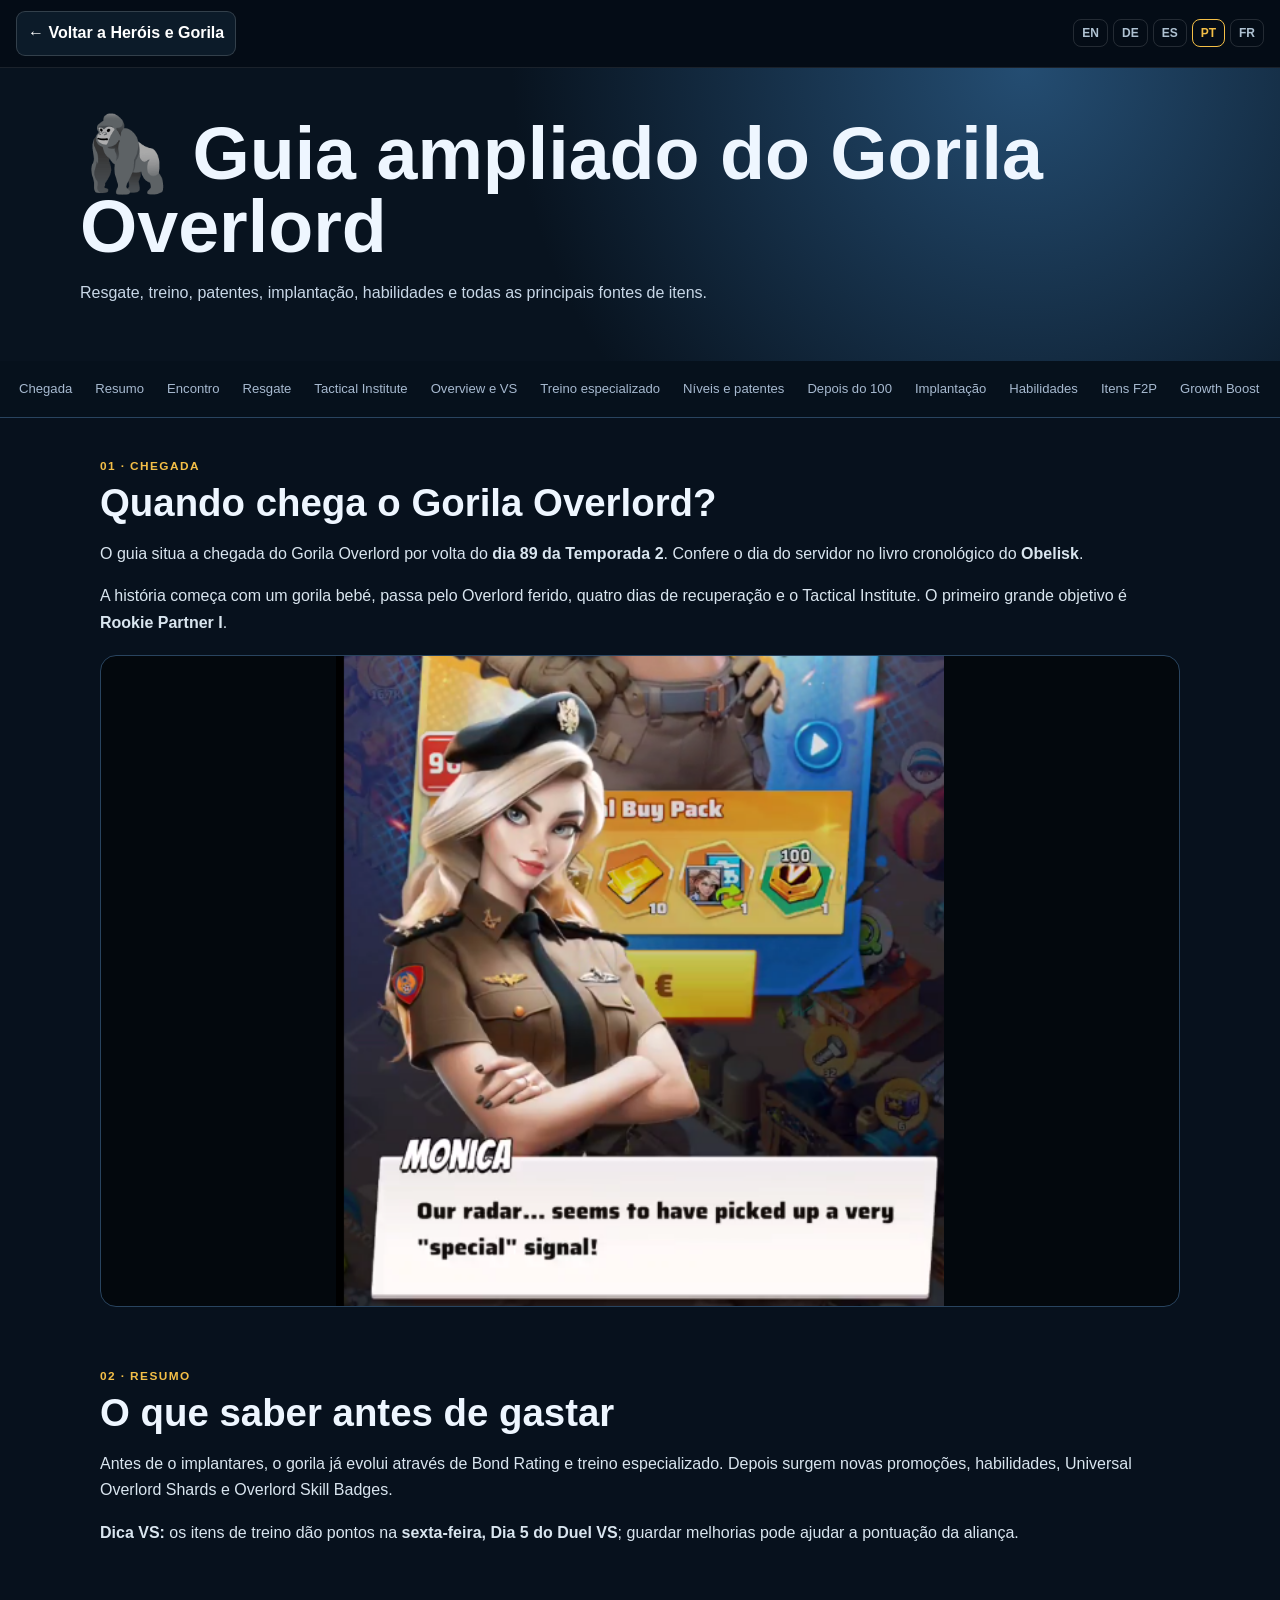
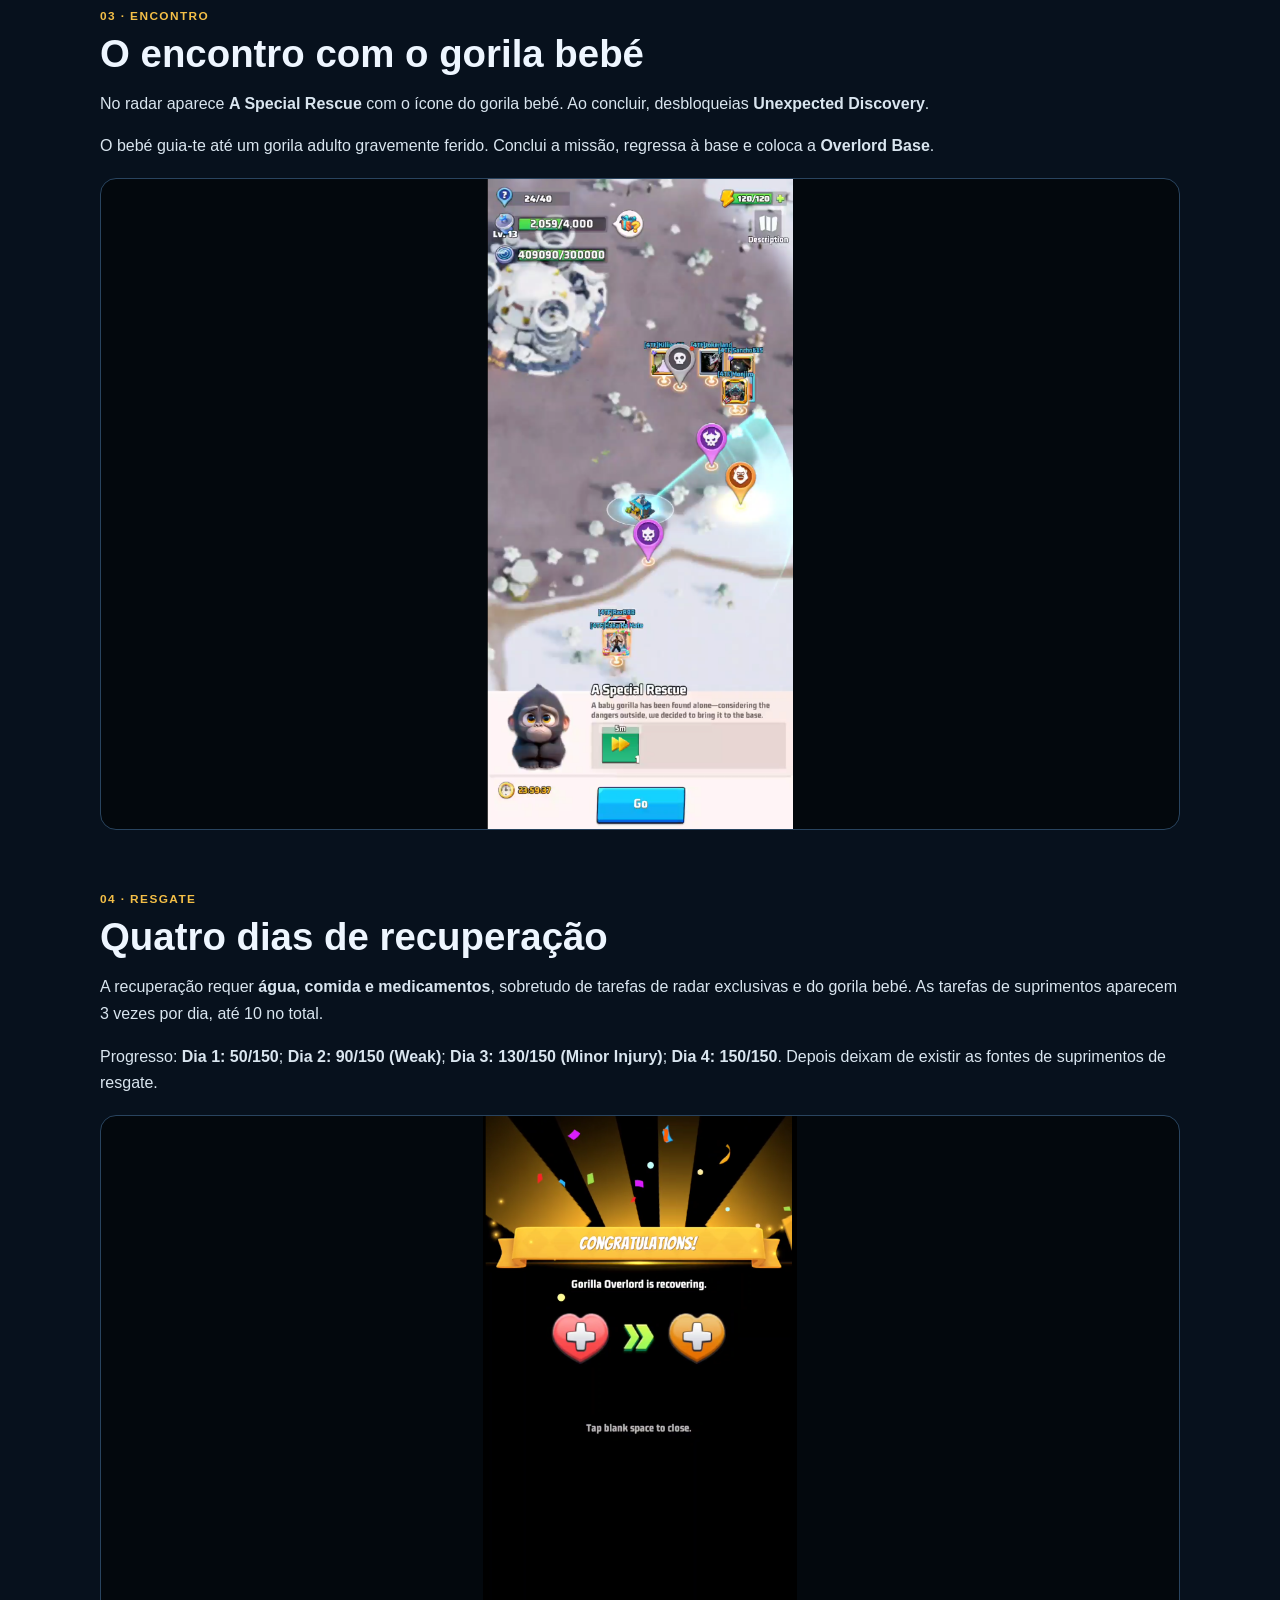
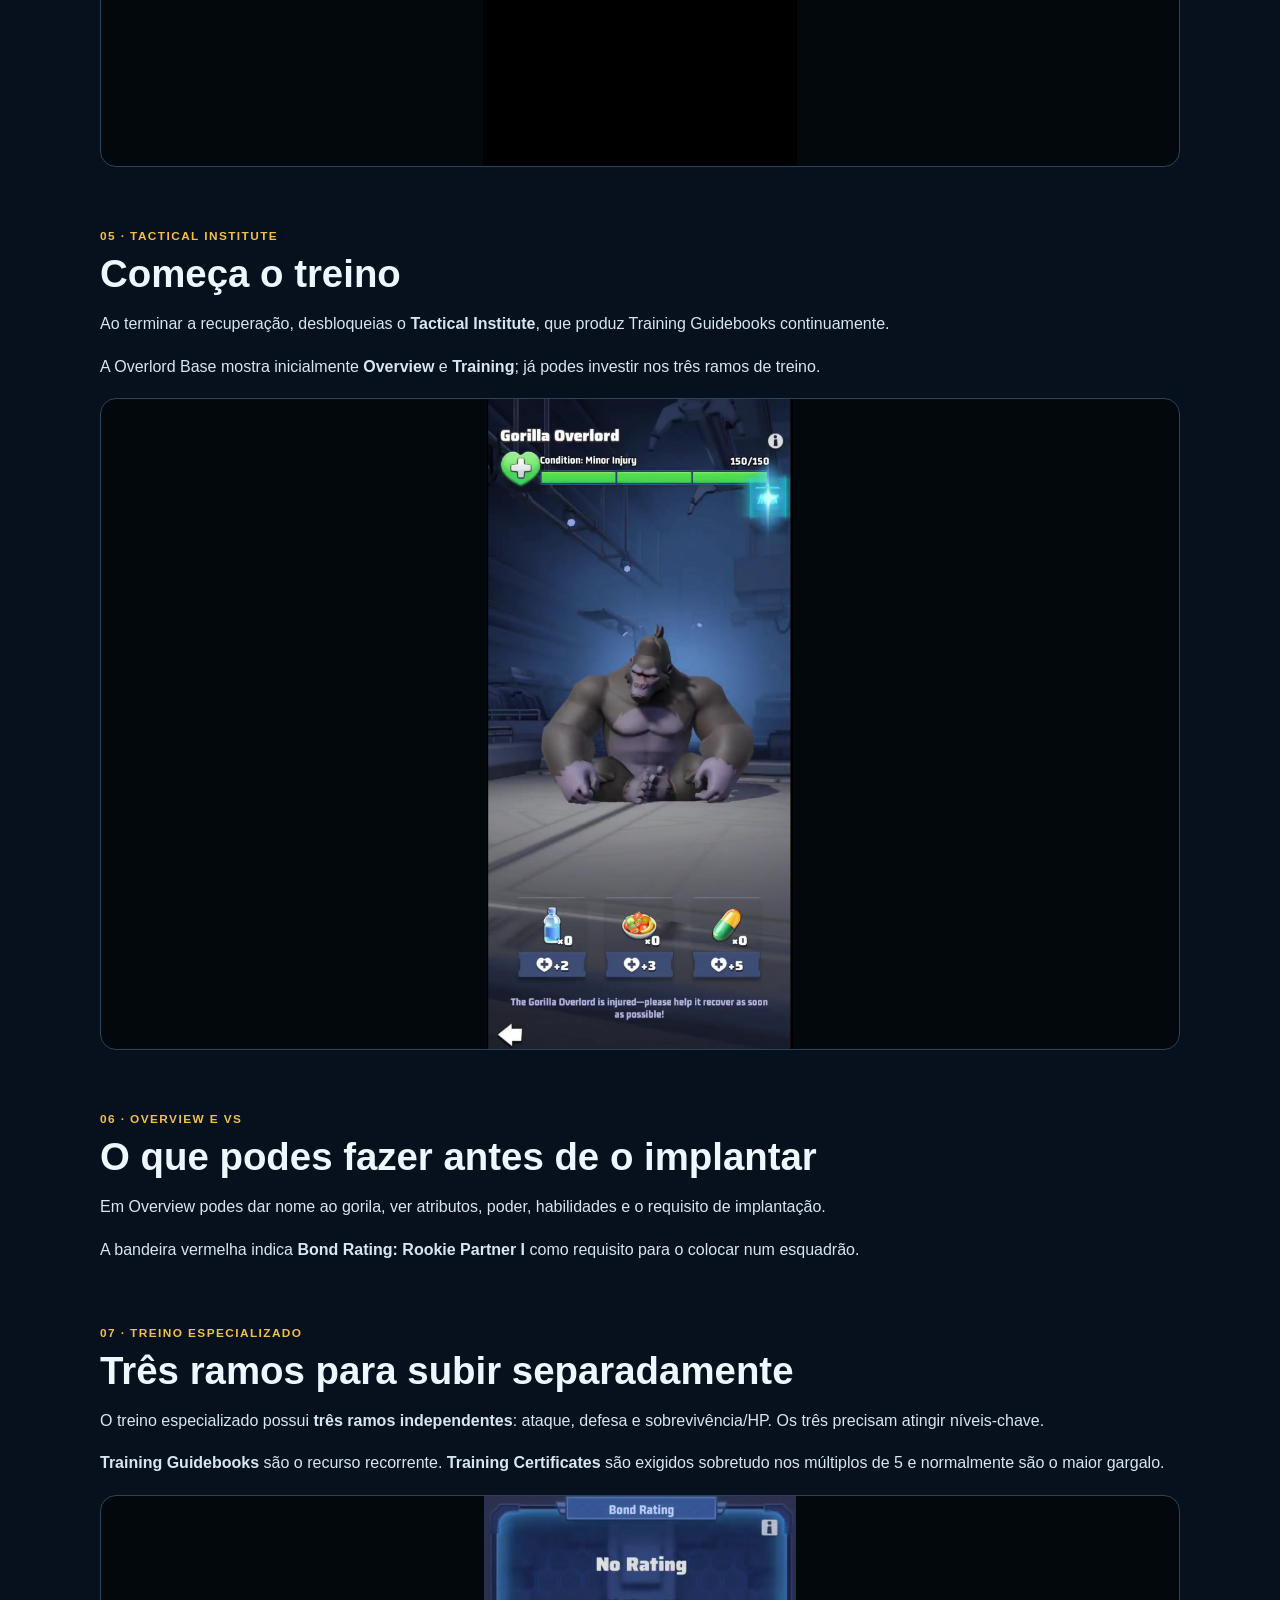
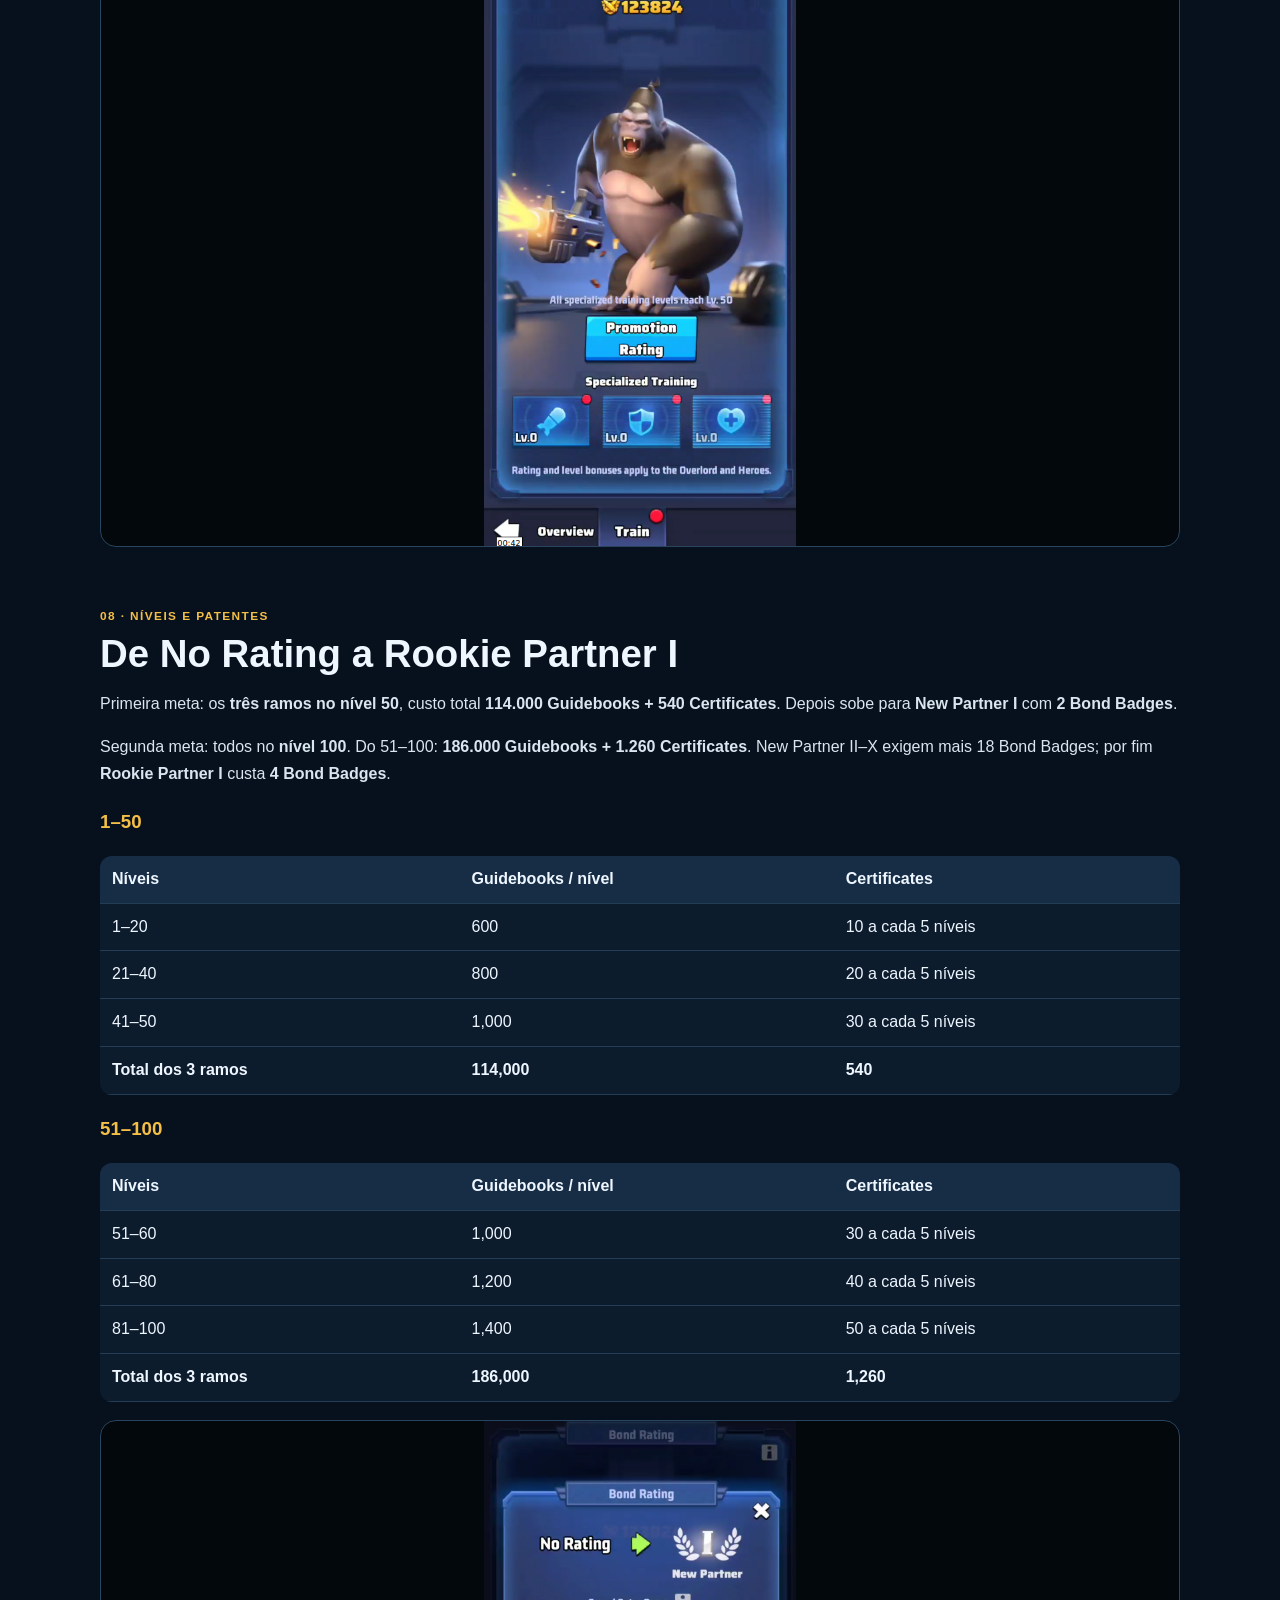
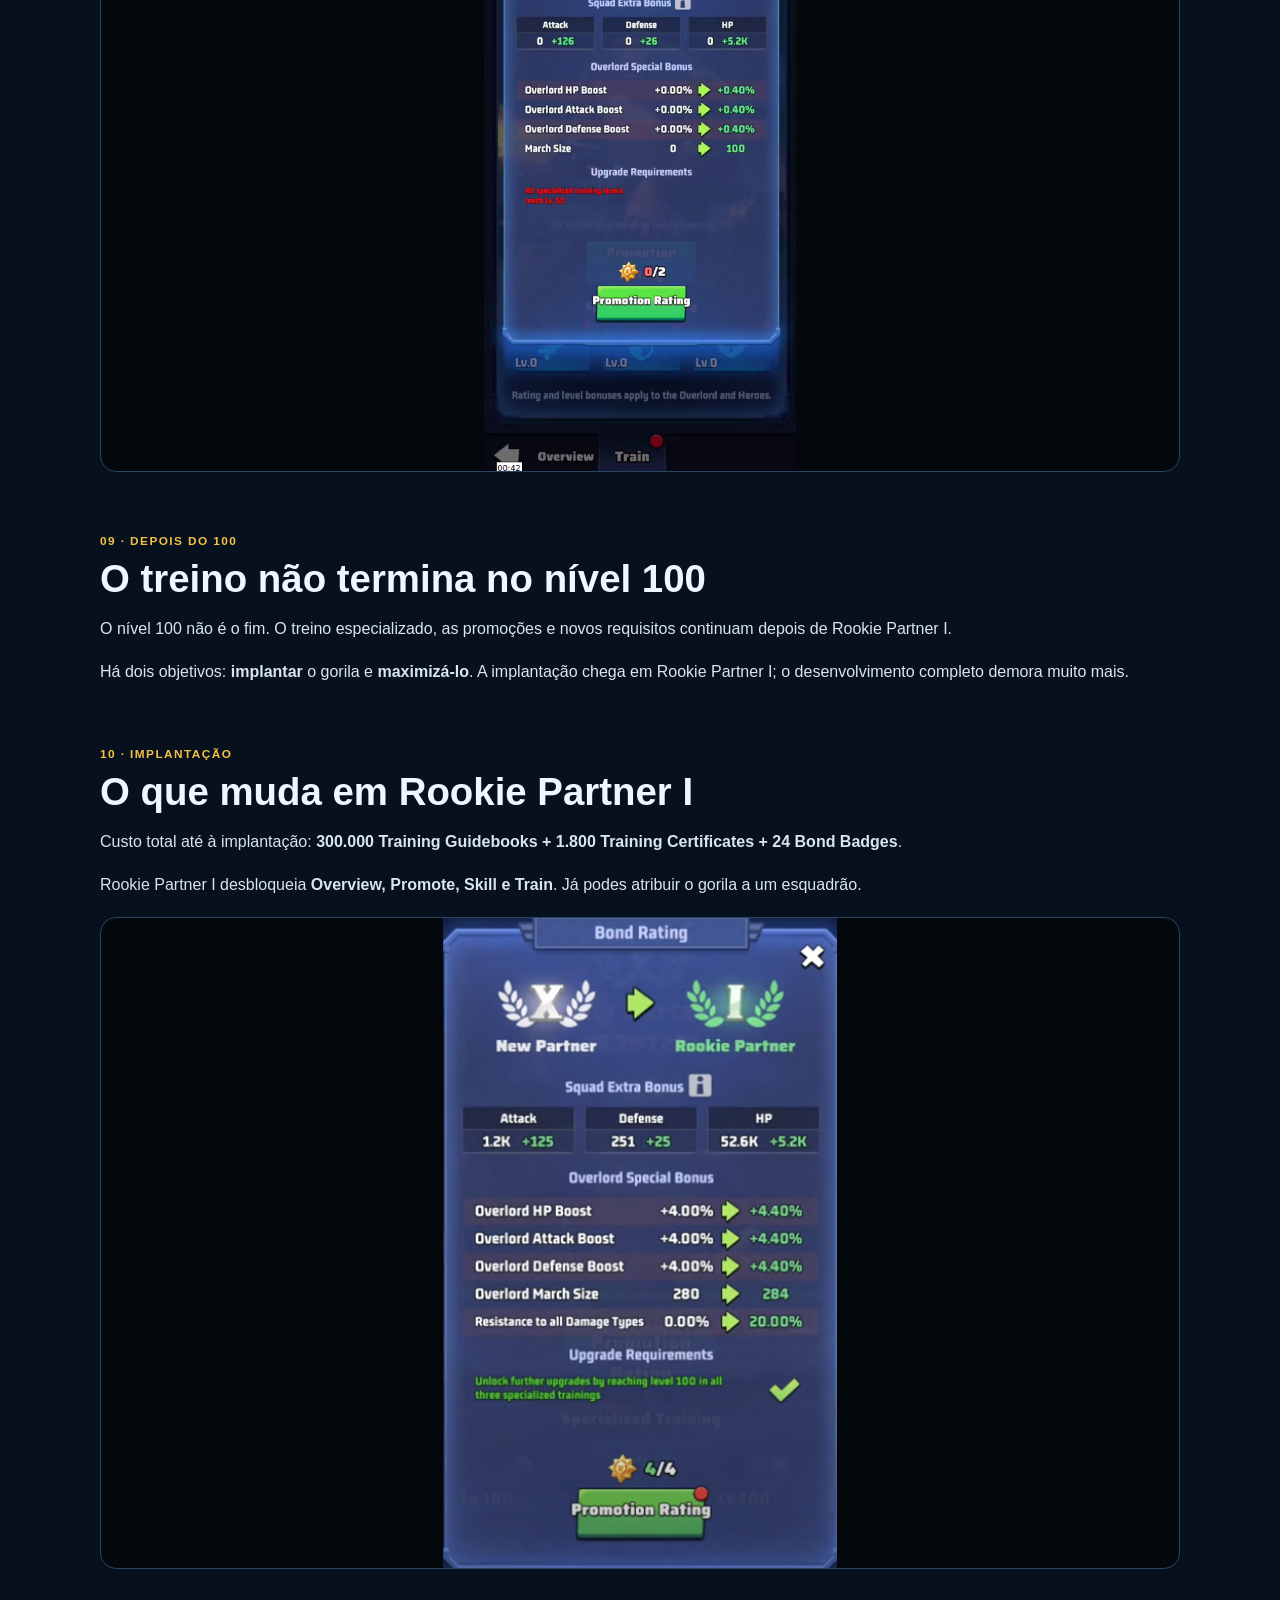
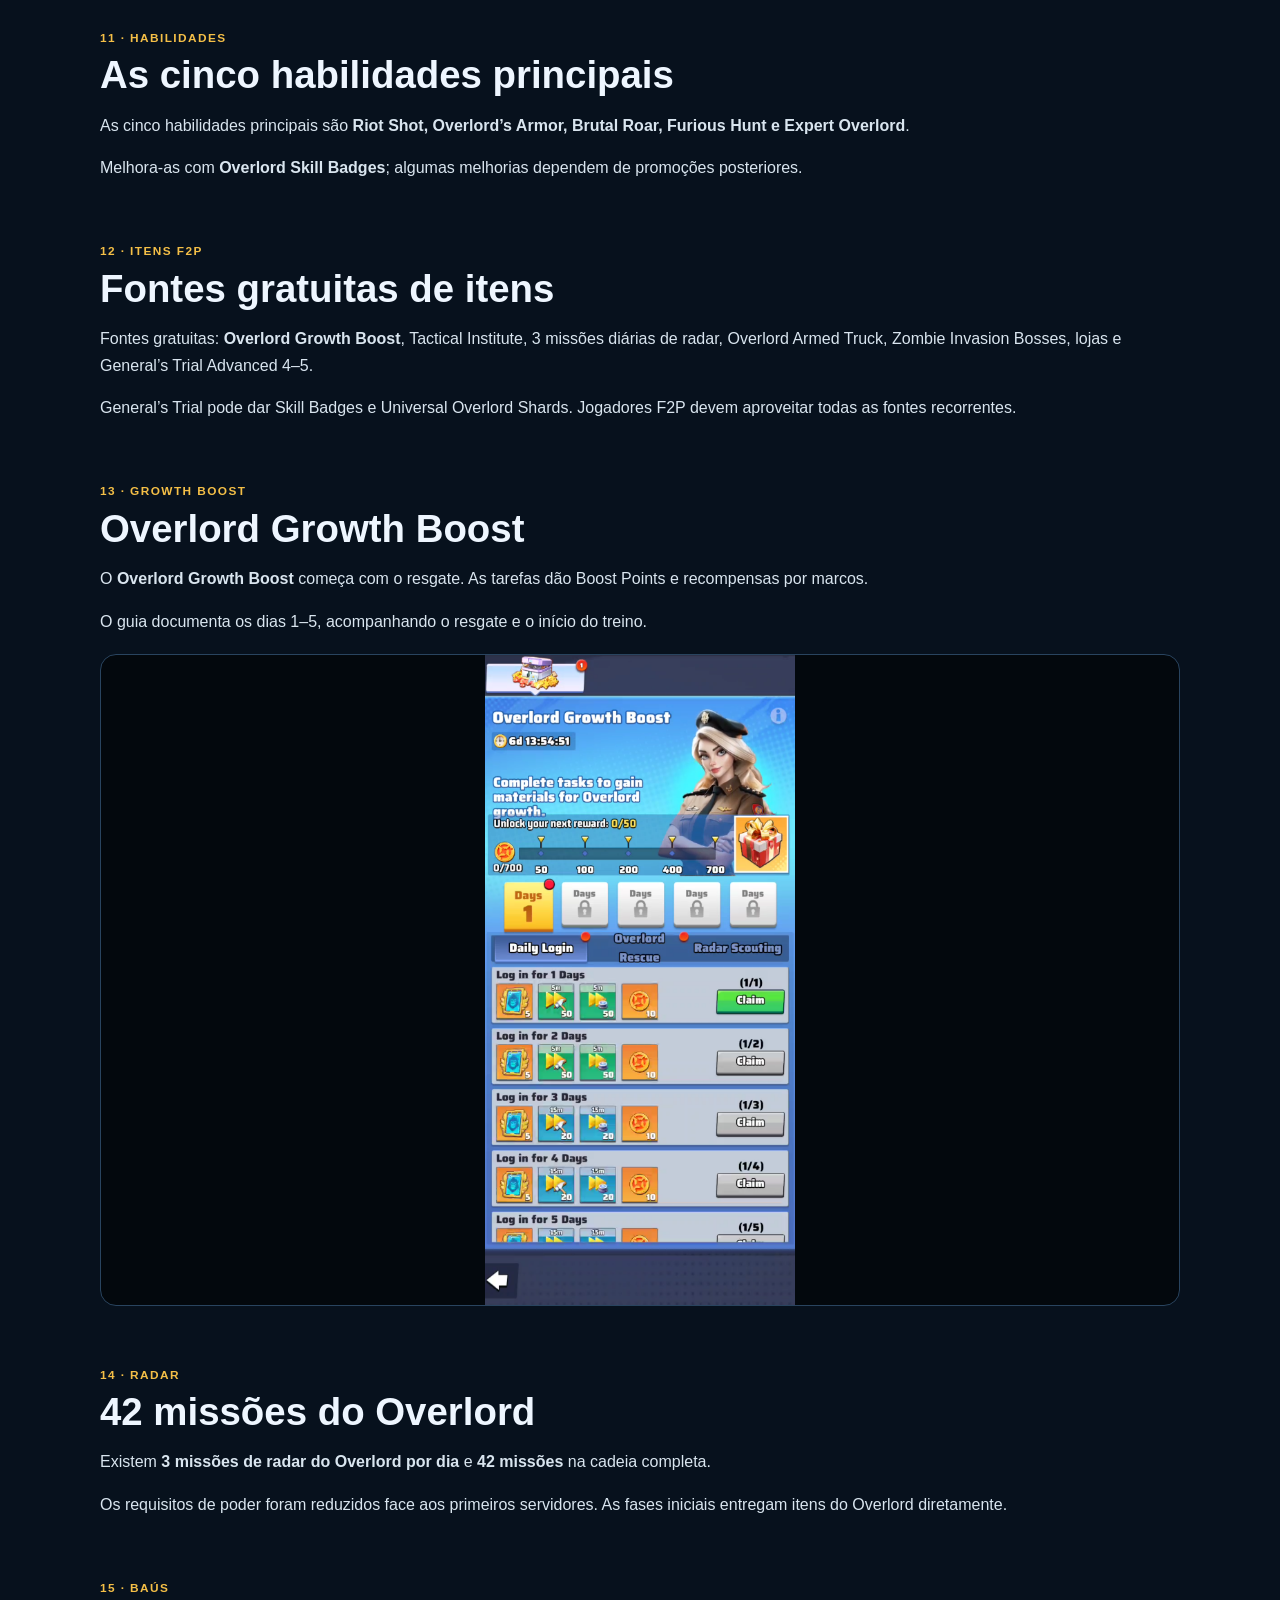
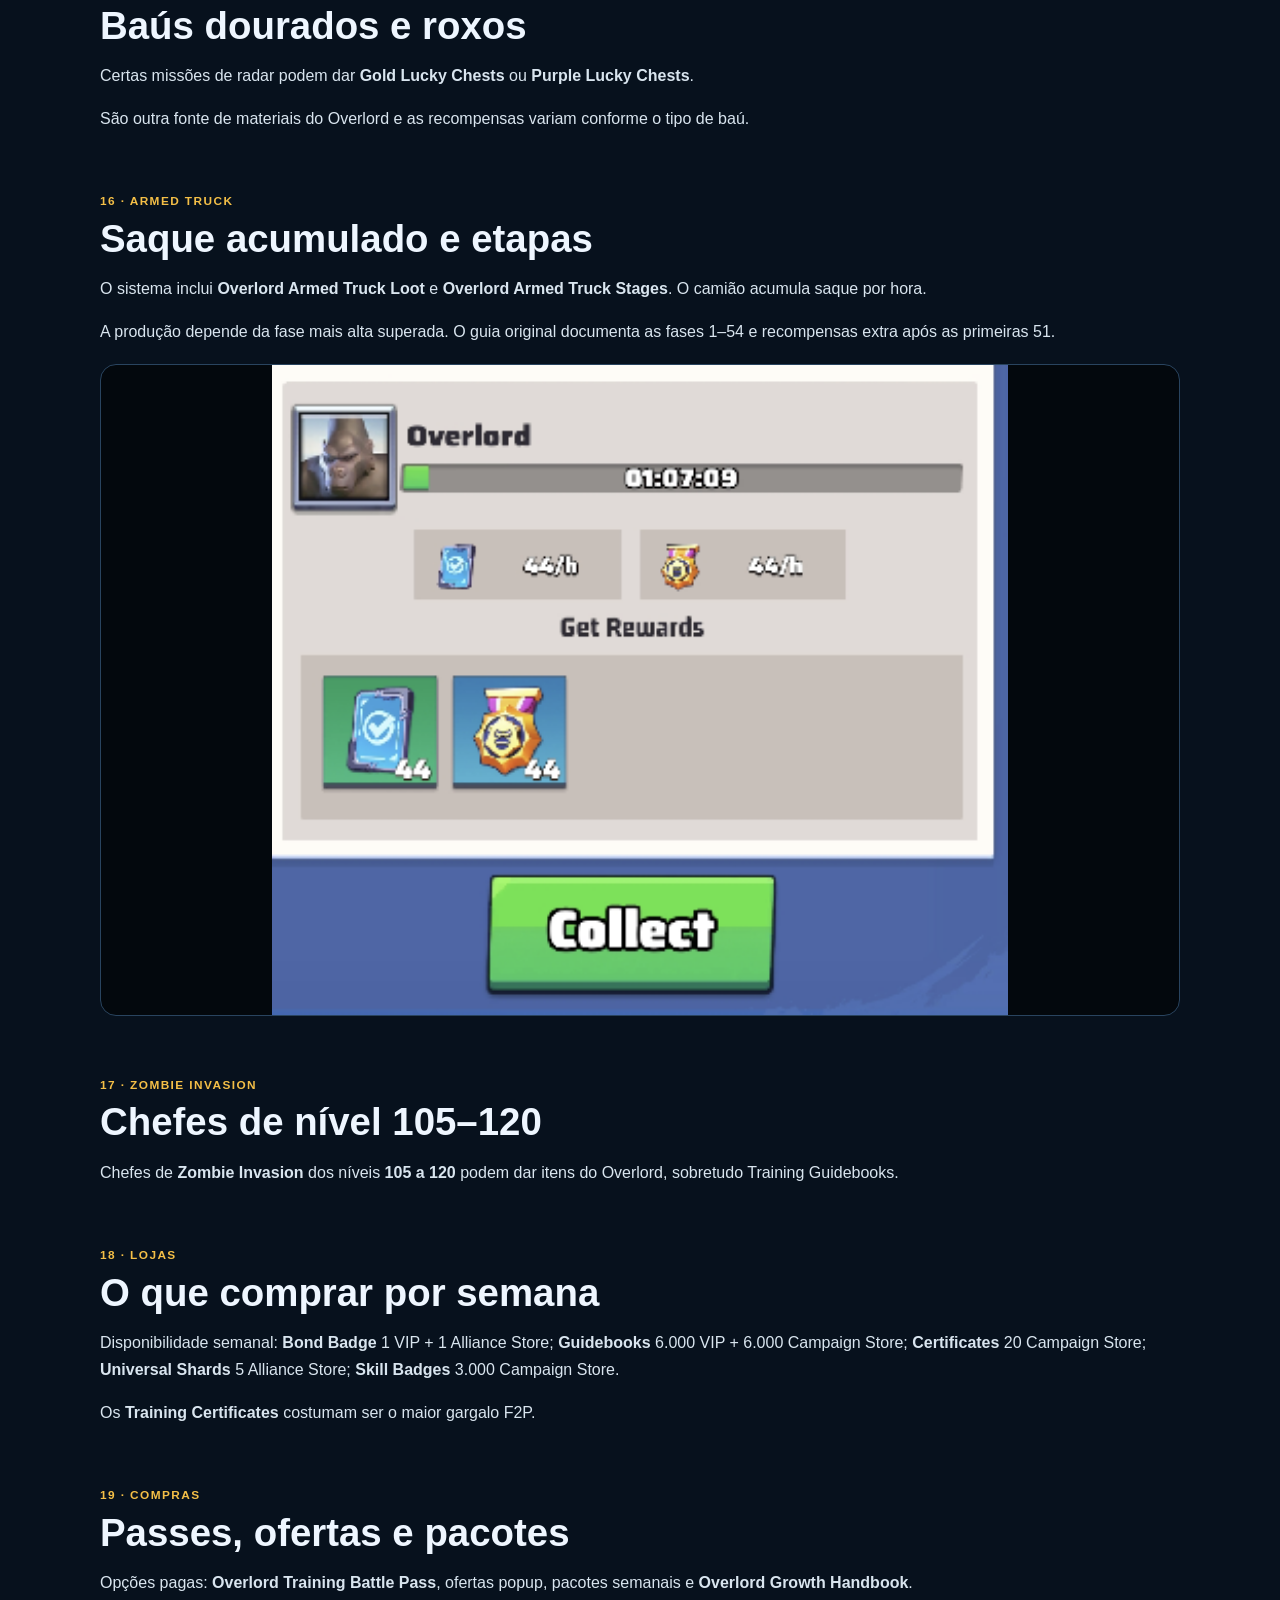
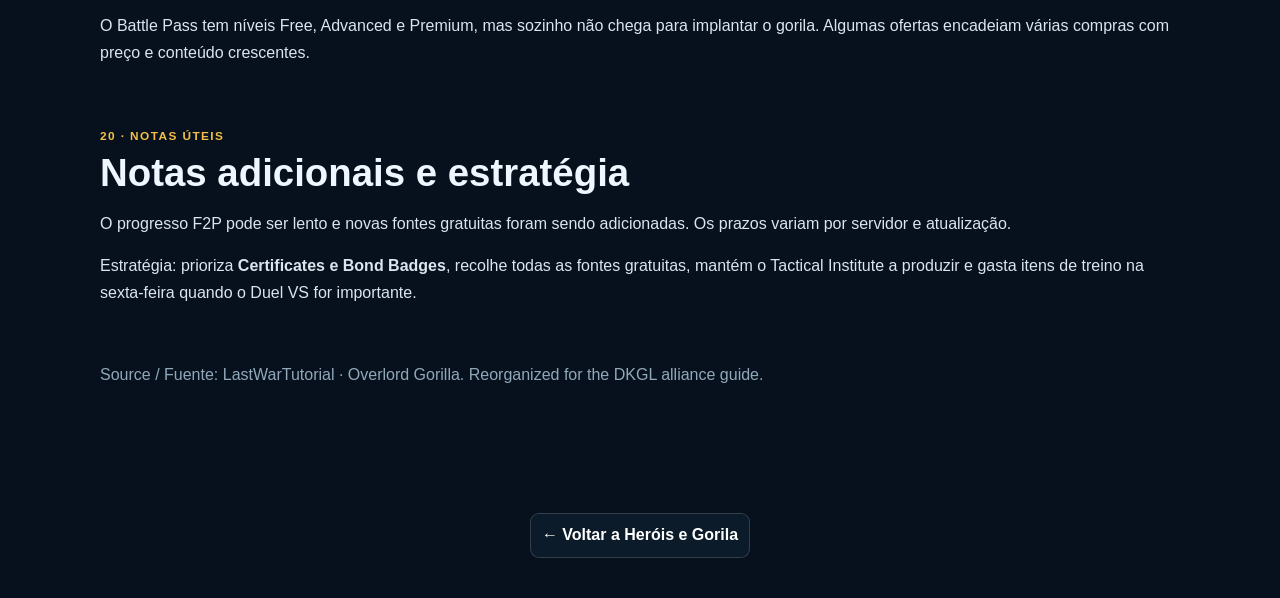
<file: gorilla-guide-pt.html>
<!doctype html><html lang="pt"><head><meta charset="utf-8"><meta name="viewport" content="width=device-width,initial-scale=1"><title>Guia ampliado do Gorila Overlord</title><style>
:root{--bg:#07111d;--panel:#102338;--line:#29445f;--text:#eef6ff;--muted:#a7bad0;--gold:#f4bf47}*{box-sizing:border-box}html{scroll-behavior:smooth}body{margin:0;background:#07111d;color:var(--text);font-family:Inter,Segoe UI,Arial,sans-serif;line-height:1.67}header{padding:38px 24px;background:radial-gradient(circle at 80% 0,#244d72,transparent 32rem),#08131f}.wrap{max-width:1120px;margin:auto}h1{font-size:clamp(2.3rem,6vw,4.6rem);margin:.15em 0;line-height:1}header p{color:#c8d7e7;max-width:800px}nav{position:sticky;top:0;z-index:3;display:flex;gap:5px;overflow:auto;padding:10px;background:#07111df0;border-bottom:1px solid var(--line)}nav a{white-space:nowrap;text-decoration:none;color:var(--muted);padding:7px 9px;border-radius:8px;font-size:.82rem}nav a:hover{background:#12253a;color:white}main{max-width:1120px;margin:auto;padding:34px 20px 70px}section{margin-bottom:55px;scroll-margin-top:65px}h2{font-size:clamp(1.6rem,3vw,2.5rem);line-height:1.1;margin:.25rem 0 1rem}h3{color:var(--gold)}.eyebrow{color:var(--gold);font-size:.74rem;font-weight:900;letter-spacing:.12em;text-transform:uppercase}p{color:#d9e5ef}figure{margin:18px 0;border:1px solid var(--line);border-radius:16px;overflow:hidden;background:#03080d}figure img{display:block;width:100%;max-height:650px;object-fit:contain}table{width:100%;border-collapse:collapse;background:#0d1c2d;margin:15px 0;border-radius:12px;overflow:hidden}th,td{padding:10px 12px;border-bottom:1px solid #243d57;text-align:left}th{background:#172d46}@media(max-width:600px){main{padding:25px 13px 60px}}</style>
<style id="dkgl-external-nav">
.dkgl-extbar{position:sticky;top:0;z-index:50;background:rgba(5,13,22,.96);backdrop-filter:blur(13px);border-bottom:1px solid rgba(255,255,255,.09);display:flex;justify-content:space-between;align-items:center;gap:12px;padding:11px 16px}
.dkgl-back{display:inline-flex;text-decoration:none;color:#fff;font-weight:900;padding:8px 11px;border:1px solid rgba(255,255,255,.16);border-radius:9px;background:#0c1b29}.dkgl-back:hover{color:#f4bf47;border-color:#f4bf47}
.dkgl-langs{display:flex;gap:5px}.dkgl-langs a{text-decoration:none;color:#afc2d3;border:1px solid rgba(255,255,255,.13);border-radius:8px;padding:6px 8px;font:800 12px Inter,Segoe UI,Arial,sans-serif}.dkgl-langs a.active{color:#f4bf47;border-color:#f4bf47}
.dkgl-bottom-back{max-width:1100px;margin:0 auto 40px;padding:0 18px;text-align:center}
@media(max-width:620px){.dkgl-extbar{align-items:flex-start;flex-direction:column}.dkgl-langs{width:100%;overflow:auto}}
</style></head><body><div class="dkgl-extbar"><a class="dkgl-back" href="index.html#heroes">← Voltar a Heróis e Gorila</a><div class="dkgl-langs"><a class="" href="gorilla-guide-en.html" onclick="localStorage.setItem('dkgl-lang','en')">EN</a><a class="" href="gorilla-guide-de.html" onclick="localStorage.setItem('dkgl-lang','de')">DE</a><a class="" href="gorilla-guide-es.html" onclick="localStorage.setItem('dkgl-lang','es')">ES</a><a class="active" href="gorilla-guide-pt.html" onclick="localStorage.setItem('dkgl-lang','pt')">PT</a><a class="" href="gorilla-guide-fr.html" onclick="localStorage.setItem('dkgl-lang','fr')">FR</a></div></div><header><div class="wrap"><h1>🦍 Guia ampliado do Gorila Overlord</h1><p>Resgate, treino, patentes, implantação, habilidades e todas as principais fontes de itens.</p></div></header><nav><a href="#s1">Chegada</a><a href="#s2">Resumo</a><a href="#s3">Encontro</a><a href="#s4">Resgate</a><a href="#s5">Tactical Institute</a><a href="#s6">Overview e VS</a><a href="#s7">Treino especializado</a><a href="#s8">Níveis e patentes</a><a href="#s9">Depois do 100</a><a href="#s10">Implantação</a><a href="#s11">Habilidades</a><a href="#s12">Itens F2P</a><a href="#s13">Growth Boost</a><a href="#s14">Radar</a><a href="#s15">Baús</a><a href="#s16">Armed Truck</a><a href="#s17">Zombie Invasion</a><a href="#s18">Lojas</a><a href="#s19">Compras</a><a href="#s20">Notas úteis</a></nav><main><section id="s1"><span class="eyebrow">01 · Chegada</span><h2>Quando chega o Gorila Overlord?</h2><p>O guia situa a chegada do Gorila Overlord por volta do <b>dia 89 da Temporada 2</b>. Confere o dia do servidor no livro cronológico do <b>Obelisk</b>.</p><p>A história começa com um gorila bebé, passa pelo Overlord ferido, quatro dias de recuperação e o Tactical Institute. O primeiro grande objetivo é <b>Rookie Partner I</b>.</p><figure><img loading="lazy" src="assets/gorilla-radar-start.png" alt="Quando chega o Gorila Overlord?"></figure></section><section id="s2"><span class="eyebrow">02 · Resumo</span><h2>O que saber antes de gastar</h2><p>Antes de o implantares, o gorila já evolui através de Bond Rating e treino especializado. Depois surgem novas promoções, habilidades, Universal Overlord Shards e Overlord Skill Badges.</p><p><b>Dica VS:</b> os itens de treino dão pontos na <b>sexta-feira, Dia 5 do Duel VS</b>; guardar melhorias pode ajudar a pontuação da aliança.</p></section><section id="s3"><span class="eyebrow">03 · Encontro</span><h2>O encontro com o gorila bebé</h2><p>No radar aparece <b>A Special Rescue</b> com o ícone do gorila bebé. Ao concluir, desbloqueias <b>Unexpected Discovery</b>.</p><p>O bebé guia-te até um gorila adulto gravemente ferido. Conclui a missão, regressa à base e coloca a <b>Overlord Base</b>.</p><figure><img loading="lazy" src="assets/gorilla-special-rescue.png" alt="O encontro com o gorila bebé"></figure></section><section id="s4"><span class="eyebrow">04 · Resgate</span><h2>Quatro dias de recuperação</h2><p>A recuperação requer <b>água, comida e medicamentos</b>, sobretudo de tarefas de radar exclusivas e do gorila bebé. As tarefas de suprimentos aparecem 3 vezes por dia, até 10 no total.</p><p>Progresso: <b>Dia 1: 50/150</b>; <b>Dia 2: 90/150 (Weak)</b>; <b>Dia 3: 130/150 (Minor Injury)</b>; <b>Dia 4: 150/150</b>. Depois deixam de existir as fontes de suprimentos de resgate.</p><figure><img loading="lazy" src="assets/gorilla-recovery.png" alt="Quatro dias de recuperação"></figure></section><section id="s5"><span class="eyebrow">05 · Tactical Institute</span><h2>Começa o treino</h2><p>Ao terminar a recuperação, desbloqueias o <b>Tactical Institute</b>, que produz Training Guidebooks continuamente.</p><p>A Overlord Base mostra inicialmente <b>Overview</b> e <b>Training</b>; já podes investir nos três ramos de treino.</p><figure><img loading="lazy" src="assets/gorilla-recovery-complete.png" alt="Começa o treino"></figure></section><section id="s6"><span class="eyebrow">06 · Overview e VS</span><h2>O que podes fazer antes de o implantar</h2><p>Em Overview podes dar nome ao gorila, ver atributos, poder, habilidades e o requisito de implantação.</p><p>A bandeira vermelha indica <b>Bond Rating: Rookie Partner I</b> como requisito para o colocar num esquadrão.</p></section><section id="s7"><span class="eyebrow">07 · Treino especializado</span><h2>Três ramos para subir separadamente</h2><p>O treino especializado possui <b>três ramos independentes</b>: ataque, defesa e sobrevivência/HP. Os três precisam atingir níveis-chave.</p><p><b>Training Guidebooks</b> são o recurso recorrente. <b>Training Certificates</b> são exigidos sobretudo nos múltiplos de 5 e normalmente são o maior gargalo.</p><figure><img loading="lazy" src="assets/gorilla-bond-training.png" alt="Três ramos para subir separadamente"></figure></section><section id="s8"><span class="eyebrow">08 · Níveis e patentes</span><h2>De No Rating a Rookie Partner I</h2><p>Primeira meta: os <b>três ramos no nível 50</b>, custo total <b>114.000 Guidebooks + 540 Certificates</b>. Depois sobe para <b>New Partner I</b> com <b>2 Bond Badges</b>.</p><p>Segunda meta: todos no <b>nível 100</b>. Do 51–100: <b>186.000 Guidebooks + 1.260 Certificates</b>. New Partner II–X exigem mais 18 Bond Badges; por fim <b>Rookie Partner I</b> custa <b>4 Bond Badges</b>.</p><h3>1–50</h3><table><tr><th>Níveis</th><th>Guidebooks / nível</th><th>Certificates</th></tr><tr><td>1–20</td><td>600</td><td>10 a cada 5 níveis</td></tr><tr><td>21–40</td><td>800</td><td>20 a cada 5 níveis</td></tr><tr><td>41–50</td><td>1,000</td><td>30 a cada 5 níveis</td></tr><tr><td><b>Total dos 3 ramos</b></td><td><b>114,000</b></td><td><b>540</b></td></tr></table><h3>51–100</h3><table><tr><th>Níveis</th><th>Guidebooks / nível</th><th>Certificates</th></tr><tr><td>51–60</td><td>1,000</td><td>30 a cada 5 níveis</td></tr><tr><td>61–80</td><td>1,200</td><td>40 a cada 5 níveis</td></tr><tr><td>81–100</td><td>1,400</td><td>50 a cada 5 níveis</td></tr><tr><td><b>Total dos 3 ramos</b></td><td><b>186,000</b></td><td><b>1,260</b></td></tr></table><figure><img loading="lazy" src="assets/gorilla-level50-promotion.png" alt="De No Rating a Rookie Partner I"></figure></section><section id="s9"><span class="eyebrow">09 · Depois do 100</span><h2>O treino não termina no nível 100</h2><p>O nível 100 não é o fim. O treino especializado, as promoções e novos requisitos continuam depois de Rookie Partner I.</p><p>Há dois objetivos: <b>implantar</b> o gorila e <b>maximizá-lo</b>. A implantação chega em Rookie Partner I; o desenvolvimento completo demora muito mais.</p></section><section id="s10"><span class="eyebrow">10 · Implantação</span><h2>O que muda em Rookie Partner I</h2><p>Custo total até à implantação: <b>300.000 Training Guidebooks + 1.800 Training Certificates + 24 Bond Badges</b>.</p><p>Rookie Partner I desbloqueia <b>Overview, Promote, Skill e Train</b>. Já podes atribuir o gorila a um esquadrão.</p><figure><img loading="lazy" src="assets/gorilla-rookie-promotion.png" alt="O que muda em Rookie Partner I"></figure></section><section id="s11"><span class="eyebrow">11 · Habilidades</span><h2>As cinco habilidades principais</h2><p>As cinco habilidades principais são <b>Riot Shot, Overlord’s Armor, Brutal Roar, Furious Hunt e Expert Overlord</b>.</p><p>Melhora-as com <b>Overlord Skill Badges</b>; algumas melhorias dependem de promoções posteriores.</p></section><section id="s12"><span class="eyebrow">12 · Itens F2P</span><h2>Fontes gratuitas de itens</h2><p>Fontes gratuitas: <b>Overlord Growth Boost</b>, Tactical Institute, 3 missões diárias de radar, Overlord Armed Truck, Zombie Invasion Bosses, lojas e General’s Trial Advanced 4–5.</p><p>General’s Trial pode dar Skill Badges e Universal Overlord Shards. Jogadores F2P devem aproveitar todas as fontes recorrentes.</p></section><section id="s13"><span class="eyebrow">13 · Growth Boost</span><h2>Overlord Growth Boost</h2><p>O <b>Overlord Growth Boost</b> começa com o resgate. As tarefas dão Boost Points e recompensas por marcos.</p><p>O guia documenta os dias 1–5, acompanhando o resgate e o início do treino.</p><figure><img loading="lazy" src="assets/gorilla-growth-boost.png" alt="Overlord Growth Boost"></figure></section><section id="s14"><span class="eyebrow">14 · Radar</span><h2>42 missões do Overlord</h2><p>Existem <b>3 missões de radar do Overlord por dia</b> e <b>42 missões</b> na cadeia completa.</p><p>Os requisitos de poder foram reduzidos face aos primeiros servidores. As fases iniciais entregam itens do Overlord diretamente.</p></section><section id="s15"><span class="eyebrow">15 · Baús</span><h2>Baús dourados e roxos</h2><p>Certas missões de radar podem dar <b>Gold Lucky Chests</b> ou <b>Purple Lucky Chests</b>.</p><p>São outra fonte de materiais do Overlord e as recompensas variam conforme o tipo de baú.</p></section><section id="s16"><span class="eyebrow">16 · Armed Truck</span><h2>Saque acumulado e etapas</h2><p>O sistema inclui <b>Overlord Armed Truck Loot</b> e <b>Overlord Armed Truck Stages</b>. O camião acumula saque por hora.</p><p>A produção depende da fase mais alta superada. O guia original documenta as fases 1–54 e recompensas extra após as primeiras 51.</p><figure><img loading="lazy" src="assets/gorilla-armed-truck.png" alt="Saque acumulado e etapas"></figure></section><section id="s17"><span class="eyebrow">17 · Zombie Invasion</span><h2>Chefes de nível 105–120</h2><p>Chefes de <b>Zombie Invasion</b> dos níveis <b>105 a 120</b> podem dar itens do Overlord, sobretudo Training Guidebooks.</p></section><section id="s18"><span class="eyebrow">18 · Lojas</span><h2>O que comprar por semana</h2><p>Disponibilidade semanal: <b>Bond Badge</b> 1 VIP + 1 Alliance Store; <b>Guidebooks</b> 6.000 VIP + 6.000 Campaign Store; <b>Certificates</b> 20 Campaign Store; <b>Universal Shards</b> 5 Alliance Store; <b>Skill Badges</b> 3.000 Campaign Store.</p><p>Os <b>Training Certificates</b> costumam ser o maior gargalo F2P.</p></section><section id="s19"><span class="eyebrow">19 · Compras</span><h2>Passes, ofertas e pacotes</h2><p>Opções pagas: <b>Overlord Training Battle Pass</b>, ofertas popup, pacotes semanais e <b>Overlord Growth Handbook</b>.</p><p>O Battle Pass tem níveis Free, Advanced e Premium, mas sozinho não chega para implantar o gorila. Algumas ofertas encadeiam várias compras com preço e conteúdo crescentes.</p></section><section id="s20"><span class="eyebrow">20 · Notas úteis</span><h2>Notas adicionais e estratégia</h2><p>O progresso F2P pode ser lento e novas fontes gratuitas foram sendo adicionadas. Os prazos variam por servidor e atualização.</p><p>Estratégia: prioriza <b>Certificates e Bond Badges</b>, recolhe todas as fontes gratuitas, mantém o Tactical Institute a produzir e gasta itens de treino na sexta-feira quando o Duel VS for importante.</p></section><section><p style="color:#91a8ba">Source / Fuente: LastWarTutorial · Overlord Gorilla. Reorganized for the DKGL alliance guide.</p></section></main><div class="dkgl-bottom-back"><a class="dkgl-back" href="index.html#heroes">← Voltar a Heróis e Gorila</a></div><script>localStorage.setItem("dkgl-lang","pt");</script></body></html>
</file>
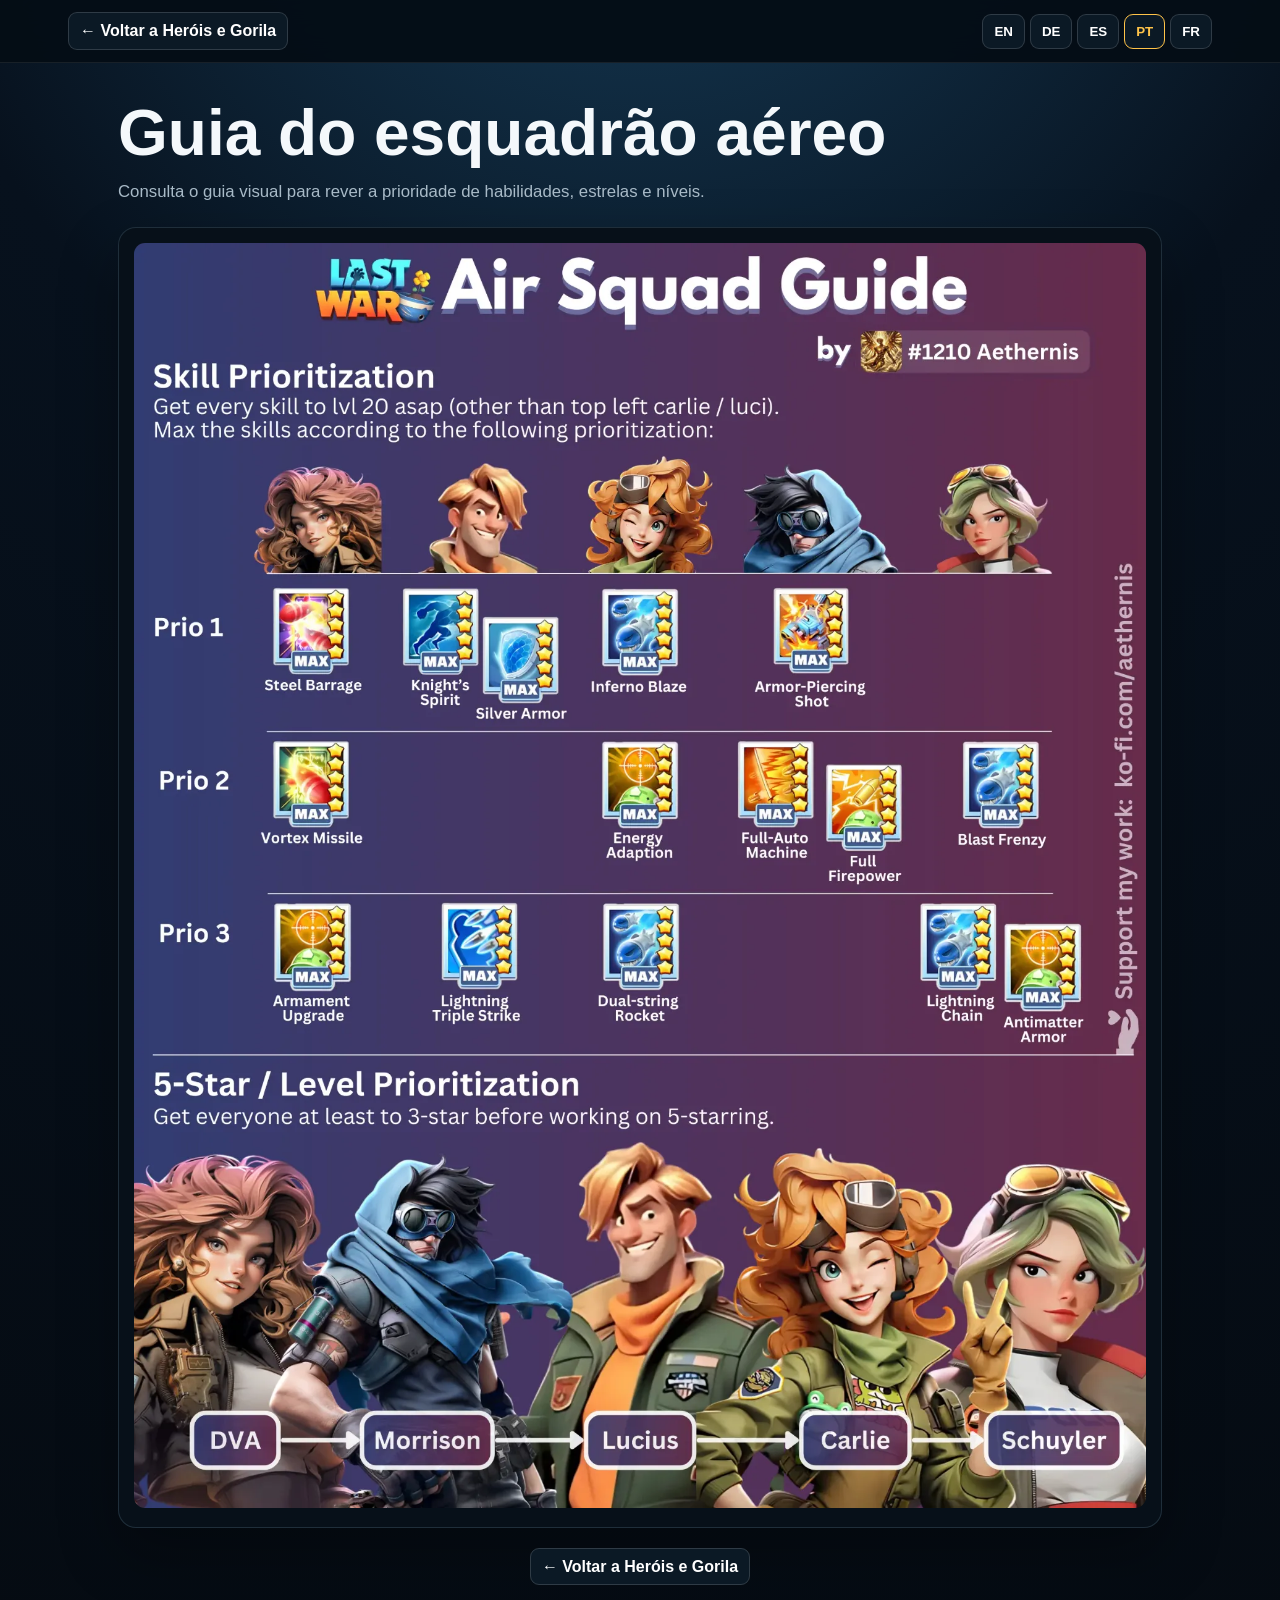
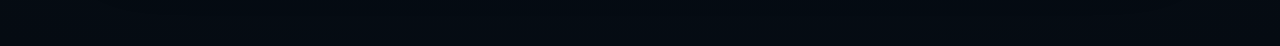
<file: hero-air.html>
<!doctype html><html lang="en"><head><meta charset="utf-8"><meta name="viewport" content="width=device-width,initial-scale=1"><title>DKGL Hero Guide</title><style>
:root{--gold:#ffc349;--text:#f4f8fb;--muted:#a8bac7;--line:rgba(155,203,230,.16)}
*{box-sizing:border-box}body{margin:0;background:radial-gradient(circle at 50% -15%,#173f5c,#07111d 38%,#050b12);color:var(--text);font-family:Inter,Segoe UI,Arial,sans-serif}
.top{position:sticky;top:0;z-index:10;background:rgba(5,13,22,.95);border-bottom:1px solid rgba(255,255,255,.08);backdrop-filter:blur(13px)}.topin{max-width:1180px;margin:auto;padding:12px 18px;display:flex;justify-content:space-between;gap:12px;align-items:center}
.back,.langs button{border:1px solid rgba(255,255,255,.15);background:#0b1925;color:white;border-radius:9px;padding:9px 11px;font-weight:900;text-decoration:none;cursor:pointer}.langs{display:flex;gap:5px}.langs button.active{border-color:var(--gold);color:var(--gold)}
main{max-width:1080px;margin:auto;padding:38px 18px 70px}h1{font-size:clamp(2.2rem,5vw,4rem);line-height:1;margin:0 0 10px}p{color:var(--muted);font-size:1.05rem}.shot{margin-top:25px;padding:15px;border:1px solid var(--line);border-radius:18px;background:#071019;box-shadow:0 25px 60px rgba(0,0,0,.3)}.shot img{width:100%;height:auto;border-radius:11px}.bottom{text-align:center;margin-top:30px}
@media(max-width:620px){.topin{align-items:flex-start;flex-direction:column}.langs{overflow:auto;width:100%}}
</style></head>
<body><div class="top"><div class="topin"><a id="back" class="back" href="index.html#heroes"></a><div class="langs"><button data-lang="en">EN</button><button data-lang="de">DE</button><button data-lang="es">ES</button><button data-lang="pt">PT</button><button data-lang="fr">FR</button></div></div></div>
<main><h1 id="title"></h1><p id="intro"></p><div class="shot"><img src="assets/air-squad-guide.webp" alt=""></div><div class="bottom"><a id="back2" class="back" href="index.html#heroes"></a></div></main>
<script>
const TXT={"en": {"back": "← Back to Heroes & Gorilla", "missile": "Missile Squad Guide", "air": "Air Squad Guide", "tank": "Tank Squad Guide", "intro": "Open the visual guide below to review skill, star and level priorities."}, "de": {"back": "← Zurück zu Helden & Gorilla", "missile": "Guide für den Raketen-Trupp", "air": "Guide für den Luft-Trupp", "tank": "Guide für den Panzer-Trupp", "intro": "Öffne den visuellen Guide unten, um Skill-, Sterne- und Level-Prioritäten zu prüfen."}, "es": {"back": "← Volver a Héroes y Gorila", "missile": "Guía del escuadrón de misiles", "air": "Guía del escuadrón aéreo", "tank": "Guía del escuadrón de tanques", "intro": "Consulta la guía visual para revisar la prioridad de habilidades, estrellas y niveles."}, "pt": {"back": "← Voltar a Heróis e Gorila", "missile": "Guia do esquadrão de mísseis", "air": "Guia do esquadrão aéreo", "tank": "Guia do esquadrão de tanques", "intro": "Consulta o guia visual para rever a prioridade de habilidades, estrelas e níveis."}, "fr": {"back": "← Retour à Héros et Gorille", "missile": "Guide de l’escouade de missiles", "air": "Guide de l’escouade aérienne", "tank": "Guide de l’escouade de chars", "intro": "Consulte le guide visuel pour revoir les priorités de compétences, d’étoiles et de niveaux."}}; const qp=new URLSearchParams(location.search); let lang=qp.get("lang")||localStorage.getItem("dkgl-lang")||"en"; if(!TXT[lang])lang="en";
function paint(){document.documentElement.lang=lang;localStorage.setItem("dkgl-lang",lang);document.getElementById("title").textContent=TXT[lang]["air"];document.getElementById("intro").textContent=TXT[lang].intro;document.getElementById("back").textContent=TXT[lang].back;document.getElementById("back2").textContent=TXT[lang].back;document.querySelectorAll("[data-lang]").forEach(b=>b.classList.toggle("active",b.dataset.lang===lang));}
document.querySelectorAll("[data-lang]").forEach(b=>b.onclick=()=>{lang=b.dataset.lang;history.replaceState(null,"","?lang="+lang);paint();});paint();
</script></body></html>
</file>
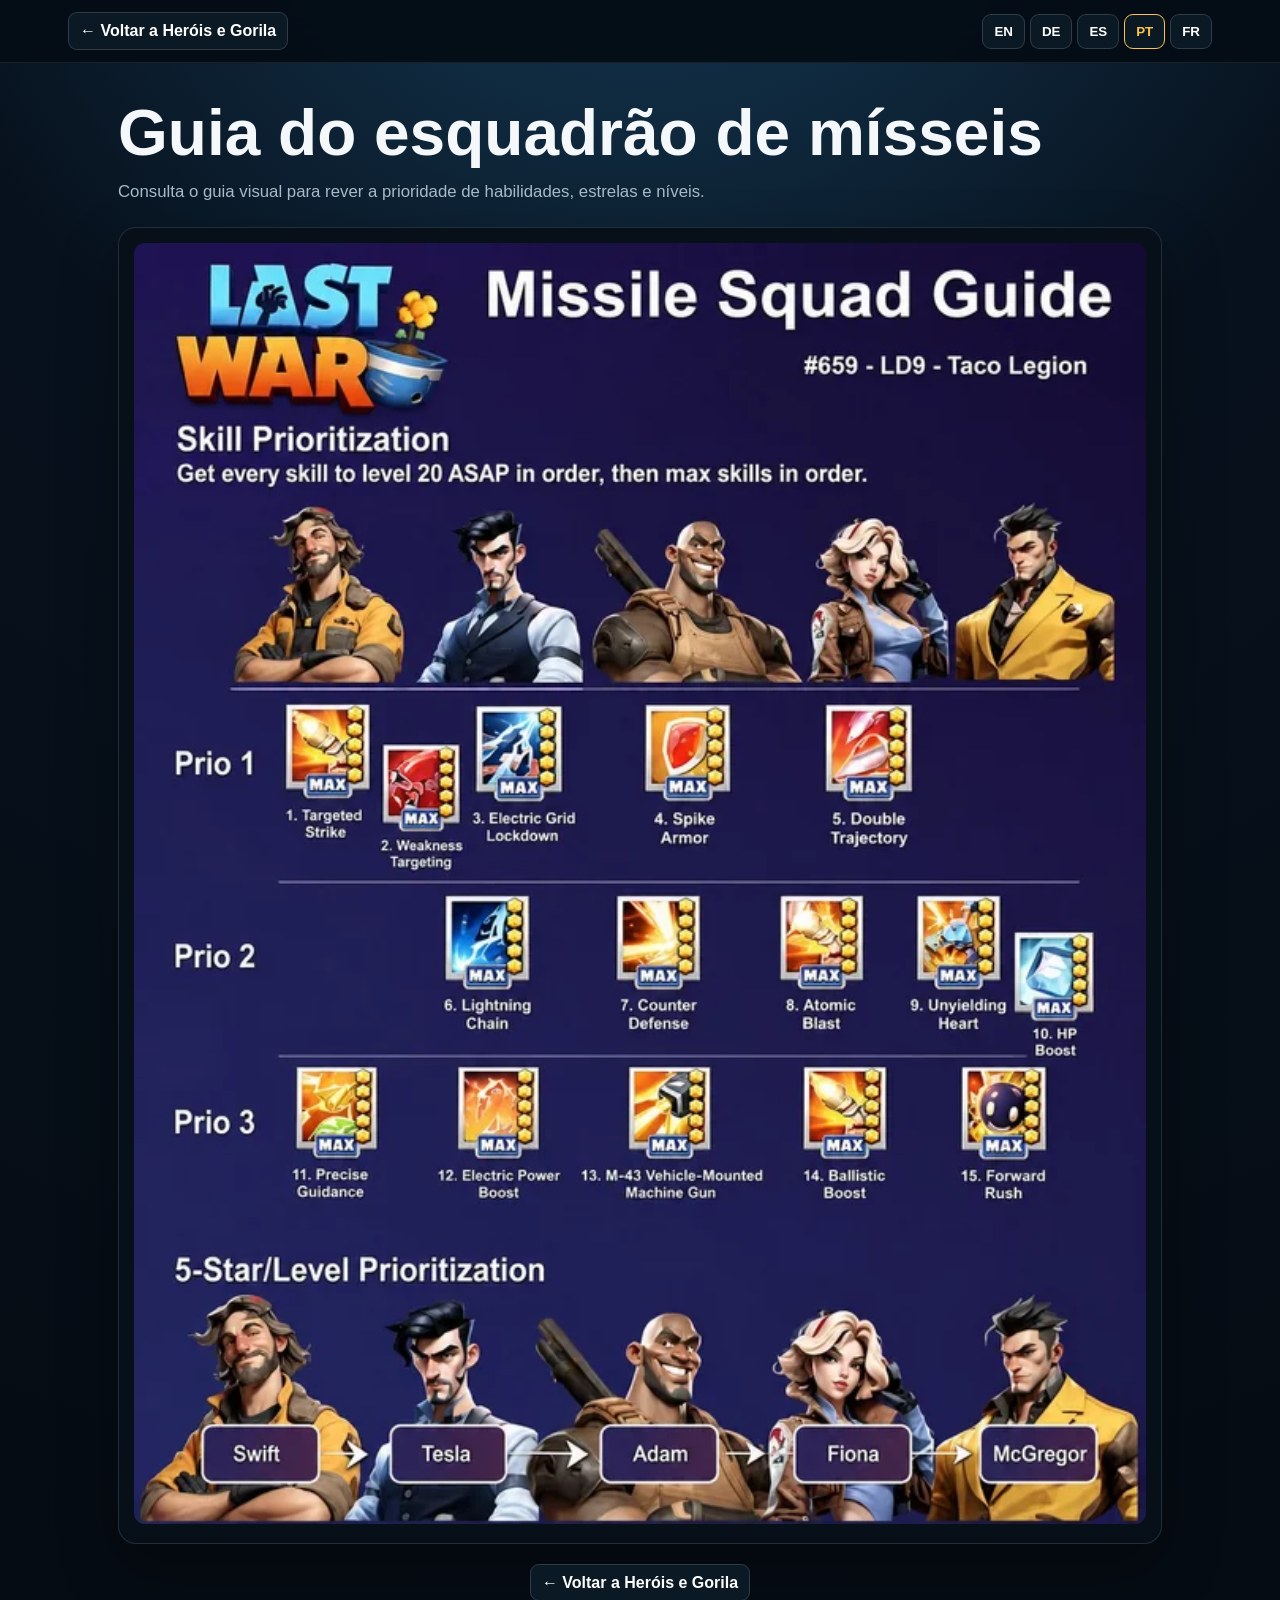
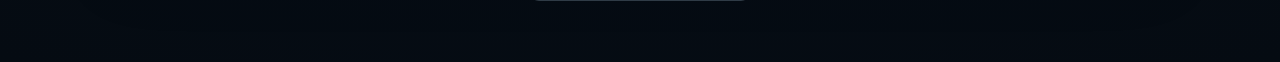
<file: hero-missile.html>
<!doctype html><html lang="en"><head><meta charset="utf-8"><meta name="viewport" content="width=device-width,initial-scale=1"><title>DKGL Hero Guide</title><style>
:root{--gold:#ffc349;--text:#f4f8fb;--muted:#a8bac7;--line:rgba(155,203,230,.16)}
*{box-sizing:border-box}body{margin:0;background:radial-gradient(circle at 50% -15%,#173f5c,#07111d 38%,#050b12);color:var(--text);font-family:Inter,Segoe UI,Arial,sans-serif}
.top{position:sticky;top:0;z-index:10;background:rgba(5,13,22,.95);border-bottom:1px solid rgba(255,255,255,.08);backdrop-filter:blur(13px)}.topin{max-width:1180px;margin:auto;padding:12px 18px;display:flex;justify-content:space-between;gap:12px;align-items:center}
.back,.langs button{border:1px solid rgba(255,255,255,.15);background:#0b1925;color:white;border-radius:9px;padding:9px 11px;font-weight:900;text-decoration:none;cursor:pointer}.langs{display:flex;gap:5px}.langs button.active{border-color:var(--gold);color:var(--gold)}
main{max-width:1080px;margin:auto;padding:38px 18px 70px}h1{font-size:clamp(2.2rem,5vw,4rem);line-height:1;margin:0 0 10px}p{color:var(--muted);font-size:1.05rem}.shot{margin-top:25px;padding:15px;border:1px solid var(--line);border-radius:18px;background:#071019;box-shadow:0 25px 60px rgba(0,0,0,.3)}.shot img{width:100%;height:auto;border-radius:11px}.bottom{text-align:center;margin-top:30px}
@media(max-width:620px){.topin{align-items:flex-start;flex-direction:column}.langs{overflow:auto;width:100%}}
</style></head>
<body><div class="top"><div class="topin"><a id="back" class="back" href="index.html#heroes"></a><div class="langs"><button data-lang="en">EN</button><button data-lang="de">DE</button><button data-lang="es">ES</button><button data-lang="pt">PT</button><button data-lang="fr">FR</button></div></div></div>
<main><h1 id="title"></h1><p id="intro"></p><div class="shot"><img src="assets/missile-squad-guide.webp" alt=""></div><div class="bottom"><a id="back2" class="back" href="index.html#heroes"></a></div></main>
<script>
const TXT={"en": {"back": "← Back to Heroes & Gorilla", "missile": "Missile Squad Guide", "air": "Air Squad Guide", "tank": "Tank Squad Guide", "intro": "Open the visual guide below to review skill, star and level priorities."}, "de": {"back": "← Zurück zu Helden & Gorilla", "missile": "Guide für den Raketen-Trupp", "air": "Guide für den Luft-Trupp", "tank": "Guide für den Panzer-Trupp", "intro": "Öffne den visuellen Guide unten, um Skill-, Sterne- und Level-Prioritäten zu prüfen."}, "es": {"back": "← Volver a Héroes y Gorila", "missile": "Guía del escuadrón de misiles", "air": "Guía del escuadrón aéreo", "tank": "Guía del escuadrón de tanques", "intro": "Consulta la guía visual para revisar la prioridad de habilidades, estrellas y niveles."}, "pt": {"back": "← Voltar a Heróis e Gorila", "missile": "Guia do esquadrão de mísseis", "air": "Guia do esquadrão aéreo", "tank": "Guia do esquadrão de tanques", "intro": "Consulta o guia visual para rever a prioridade de habilidades, estrelas e níveis."}, "fr": {"back": "← Retour à Héros et Gorille", "missile": "Guide de l’escouade de missiles", "air": "Guide de l’escouade aérienne", "tank": "Guide de l’escouade de chars", "intro": "Consulte le guide visuel pour revoir les priorités de compétences, d’étoiles et de niveaux."}}; const qp=new URLSearchParams(location.search); let lang=qp.get("lang")||localStorage.getItem("dkgl-lang")||"en"; if(!TXT[lang])lang="en";
function paint(){document.documentElement.lang=lang;localStorage.setItem("dkgl-lang",lang);document.getElementById("title").textContent=TXT[lang]["missile"];document.getElementById("intro").textContent=TXT[lang].intro;document.getElementById("back").textContent=TXT[lang].back;document.getElementById("back2").textContent=TXT[lang].back;document.querySelectorAll("[data-lang]").forEach(b=>b.classList.toggle("active",b.dataset.lang===lang));}
document.querySelectorAll("[data-lang]").forEach(b=>b.onclick=()=>{lang=b.dataset.lang;history.replaceState(null,"","?lang="+lang);paint();});paint();
</script></body></html>
</file>
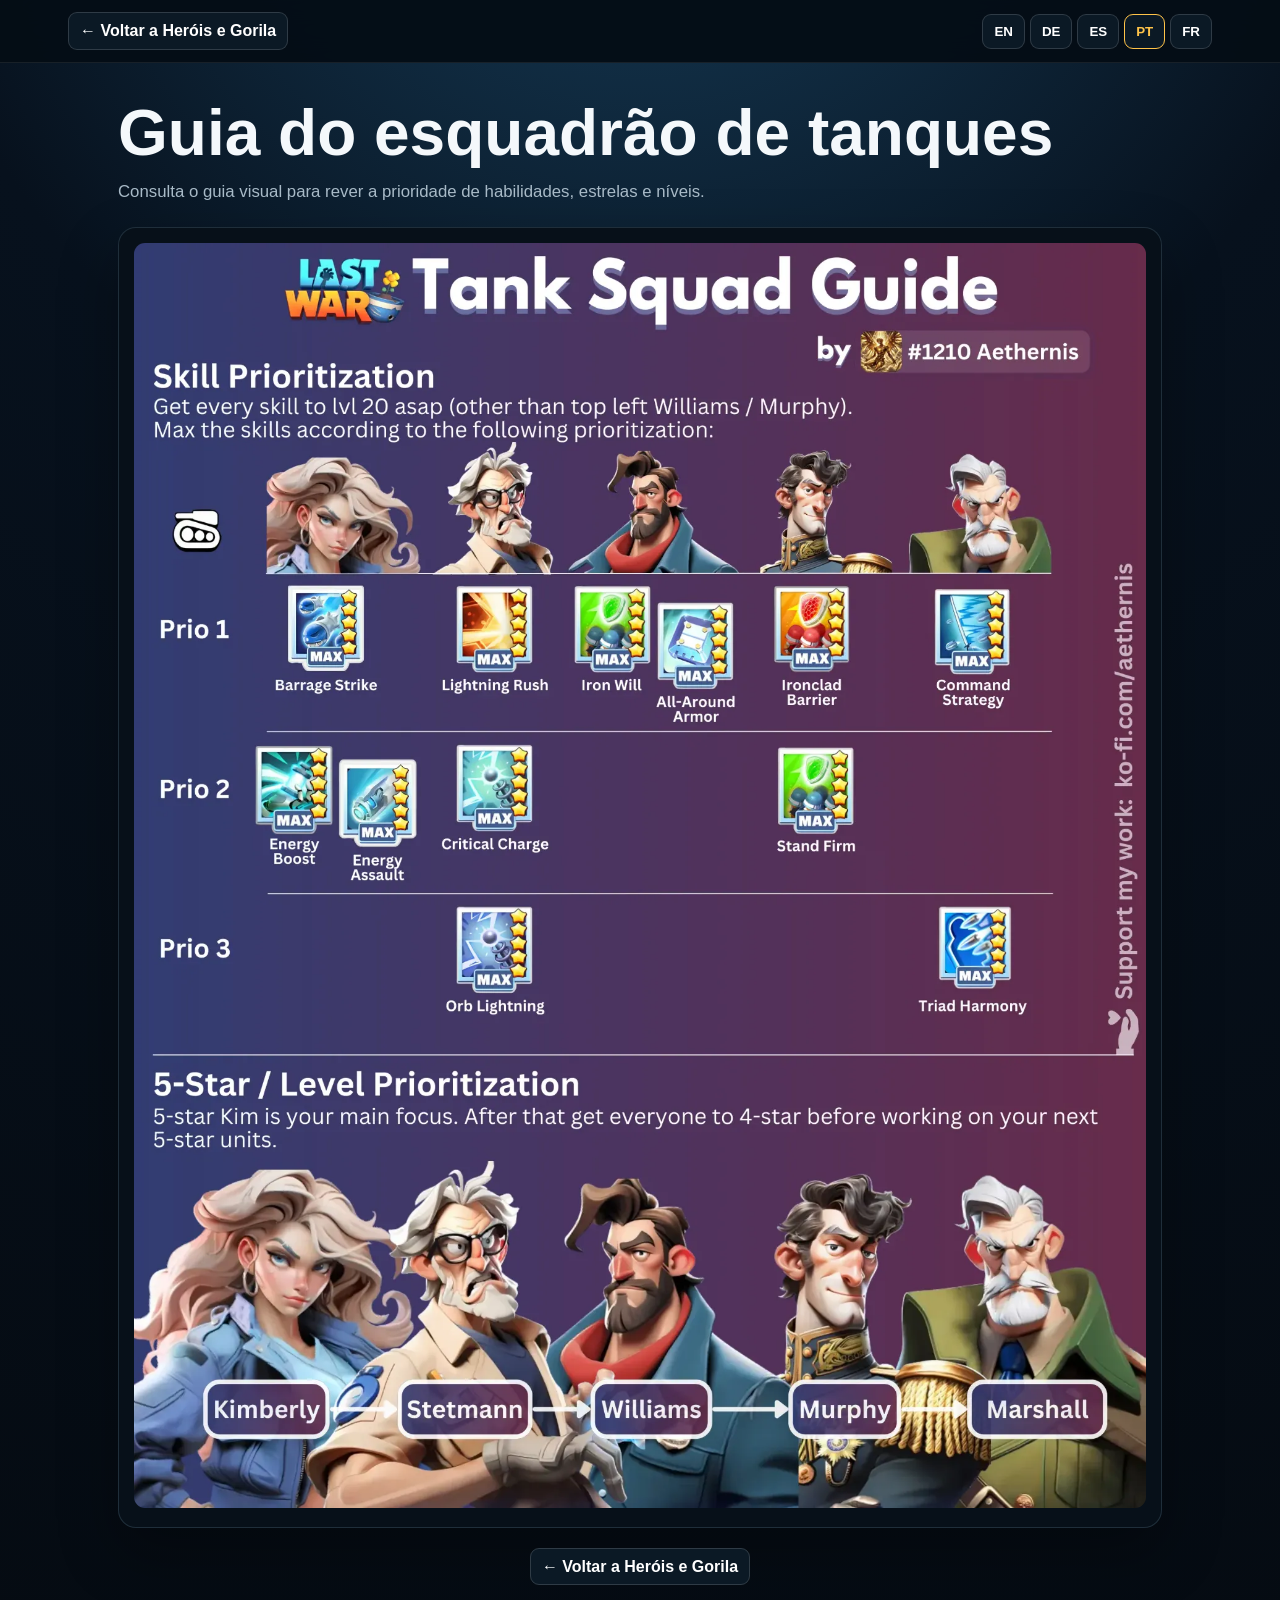
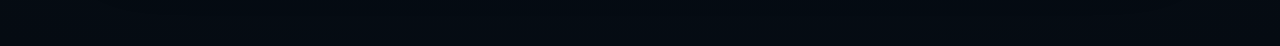
<file: hero-tank.html>
<!doctype html><html lang="en"><head><meta charset="utf-8"><meta name="viewport" content="width=device-width,initial-scale=1"><title>DKGL Hero Guide</title><style>
:root{--gold:#ffc349;--text:#f4f8fb;--muted:#a8bac7;--line:rgba(155,203,230,.16)}
*{box-sizing:border-box}body{margin:0;background:radial-gradient(circle at 50% -15%,#173f5c,#07111d 38%,#050b12);color:var(--text);font-family:Inter,Segoe UI,Arial,sans-serif}
.top{position:sticky;top:0;z-index:10;background:rgba(5,13,22,.95);border-bottom:1px solid rgba(255,255,255,.08);backdrop-filter:blur(13px)}.topin{max-width:1180px;margin:auto;padding:12px 18px;display:flex;justify-content:space-between;gap:12px;align-items:center}
.back,.langs button{border:1px solid rgba(255,255,255,.15);background:#0b1925;color:white;border-radius:9px;padding:9px 11px;font-weight:900;text-decoration:none;cursor:pointer}.langs{display:flex;gap:5px}.langs button.active{border-color:var(--gold);color:var(--gold)}
main{max-width:1080px;margin:auto;padding:38px 18px 70px}h1{font-size:clamp(2.2rem,5vw,4rem);line-height:1;margin:0 0 10px}p{color:var(--muted);font-size:1.05rem}.shot{margin-top:25px;padding:15px;border:1px solid var(--line);border-radius:18px;background:#071019;box-shadow:0 25px 60px rgba(0,0,0,.3)}.shot img{width:100%;height:auto;border-radius:11px}.bottom{text-align:center;margin-top:30px}
@media(max-width:620px){.topin{align-items:flex-start;flex-direction:column}.langs{overflow:auto;width:100%}}
</style></head>
<body><div class="top"><div class="topin"><a id="back" class="back" href="index.html#heroes"></a><div class="langs"><button data-lang="en">EN</button><button data-lang="de">DE</button><button data-lang="es">ES</button><button data-lang="pt">PT</button><button data-lang="fr">FR</button></div></div></div>
<main><h1 id="title"></h1><p id="intro"></p><div class="shot"><img src="assets/tank-squad-guide.webp" alt=""></div><div class="bottom"><a id="back2" class="back" href="index.html#heroes"></a></div></main>
<script>
const TXT={"en": {"back": "← Back to Heroes & Gorilla", "missile": "Missile Squad Guide", "air": "Air Squad Guide", "tank": "Tank Squad Guide", "intro": "Open the visual guide below to review skill, star and level priorities."}, "de": {"back": "← Zurück zu Helden & Gorilla", "missile": "Guide für den Raketen-Trupp", "air": "Guide für den Luft-Trupp", "tank": "Guide für den Panzer-Trupp", "intro": "Öffne den visuellen Guide unten, um Skill-, Sterne- und Level-Prioritäten zu prüfen."}, "es": {"back": "← Volver a Héroes y Gorila", "missile": "Guía del escuadrón de misiles", "air": "Guía del escuadrón aéreo", "tank": "Guía del escuadrón de tanques", "intro": "Consulta la guía visual para revisar la prioridad de habilidades, estrellas y niveles."}, "pt": {"back": "← Voltar a Heróis e Gorila", "missile": "Guia do esquadrão de mísseis", "air": "Guia do esquadrão aéreo", "tank": "Guia do esquadrão de tanques", "intro": "Consulta o guia visual para rever a prioridade de habilidades, estrelas e níveis."}, "fr": {"back": "← Retour à Héros et Gorille", "missile": "Guide de l’escouade de missiles", "air": "Guide de l’escouade aérienne", "tank": "Guide de l’escouade de chars", "intro": "Consulte le guide visuel pour revoir les priorités de compétences, d’étoiles et de niveaux."}}; const qp=new URLSearchParams(location.search); let lang=qp.get("lang")||localStorage.getItem("dkgl-lang")||"en"; if(!TXT[lang])lang="en";
function paint(){document.documentElement.lang=lang;localStorage.setItem("dkgl-lang",lang);document.getElementById("title").textContent=TXT[lang]["tank"];document.getElementById("intro").textContent=TXT[lang].intro;document.getElementById("back").textContent=TXT[lang].back;document.getElementById("back2").textContent=TXT[lang].back;document.querySelectorAll("[data-lang]").forEach(b=>b.classList.toggle("active",b.dataset.lang===lang));}
document.querySelectorAll("[data-lang]").forEach(b=>b.onclick=()=>{lang=b.dataset.lang;history.replaceState(null,"","?lang="+lang);paint();});paint();
</script></body></html>
</file>
<file: style.css>
:root{
 --bg:#07111d;--bg2:#0b1826;--panel:#0d1d2c;--panel2:#102538;
 --line:rgba(155,203,230,.14);--text:#f4f8fb;--muted:#a8bac7;
 --gold:#ffc349;--gold2:#e89b26;--blue:#36a7e7;--green:#53c46f;--red:#e64c64;
 --shadow:0 20px 55px rgba(0,0,0,.28)
}
*{box-sizing:border-box}
html{scroll-behavior:smooth}
body{margin:0;background:radial-gradient(circle at 50% -20%,#163c59 0,#07111d 35%,#050b12 100%);color:var(--text);font-family:Inter,ui-sans-serif,system-ui,-apple-system,BlinkMacSystemFont,"Segoe UI",Arial,sans-serif;line-height:1.45}
button{font:inherit}
button,a{-webkit-tap-highlight-color:transparent}
img{max-width:100%;display:block}
.shell{width:min(1240px,calc(100% - 34px));margin:auto}

.topbar{position:sticky;top:0;z-index:100;background:rgba(5,13,22,.94);backdrop-filter:blur(15px);border-bottom:1px solid rgba(255,255,255,.07)}
.topbar-inner{min-height:76px;display:flex;align-items:center;gap:20px}
.brand{border:0;background:none;color:white;display:grid;grid-template-columns:auto auto;column-gap:9px;align-items:center;text-align:left;cursor:pointer;padding:0}
.brand-crown{grid-row:1/3;color:var(--gold);font-size:2.55rem;line-height:1}
.brand-word{font-weight:1000;color:var(--gold);font-size:1.55rem;letter-spacing:.03em}
.brand small{font-size:.58rem;letter-spacing:.13em;color:#c1d0d9}
.main-nav{display:flex;margin-left:auto;gap:3px}
.nav-link{border:0;background:transparent;color:#bdc9d1;border-radius:9px;padding:10px 11px;font-weight:850;display:flex;gap:7px;align-items:center;cursor:pointer}
.nav-link span{color:#7fa3b8}
.nav-link:hover,.nav-link.active{color:white;background:rgba(255,255,255,.07)}
.nav-link.active{box-shadow:inset 0 -2px var(--gold)}
.nav-link.active span{color:var(--gold)}
.lang-switcher{display:flex;gap:4px;margin-left:8px}
.lang{border:1px solid rgba(255,255,255,.12);background:#0a1723;color:white;border-radius:9px;padding:7px 8px;cursor:pointer;font-weight:900}
.lang span{font-size:.68rem;margin-left:2px}
.lang.active{border-color:var(--gold);box-shadow:0 0 0 1px rgba(255,195,73,.18) inset}
.nav-toggle{display:none;margin-left:auto;border:1px solid rgba(255,255,255,.15);border-radius:9px;background:#0b1925;color:white;font-size:1.3rem;padding:8px 11px}

.page{display:none}
.page.active{display:block}

/* HOME */
.hero{position:relative;min-height:720px;overflow:hidden;border-bottom:1px solid rgba(255,255,255,.08)}
.hero-bg{position:absolute;inset:0;background:url("assets/dkgl-hero-clean.png") center center/cover no-repeat;transform:scale(1.01)}
.hero-shade{position:absolute;inset:0;background:linear-gradient(90deg,rgba(3,10,18,.58) 0%,rgba(3,10,18,.34) 42%,rgba(3,10,18,.14) 72%,rgba(3,10,18,.22) 100%),linear-gradient(0deg,rgba(7,17,29,.78) 0%,rgba(7,17,29,.08) 46%,rgba(0,0,0,.04) 100%)}
.hero-inner{position:relative;z-index:2;min-height:590px;display:grid;grid-template-columns:minmax(0,1fr) 330px;gap:38px;align-items:center;padding-top:48px}
.hero-copy{max-width:740px}
.eyebrow{color:#9bd8f3;font-size:.73rem;font-weight:1000;letter-spacing:.2em}
.hero-crown{color:var(--gold);font-size:4.4rem;line-height:1;margin-top:12px;text-shadow:0 10px 30px rgba(0,0,0,.5)}
.hero h1{font-size:clamp(5.6rem,12vw,9.8rem);line-height:.77;letter-spacing:-.075em;margin:.08em 0 .18em;color:var(--gold);text-shadow:0 7px 0 #8c551b,0 16px 45px rgba(0,0,0,.52)}
.hero h2{font-size:clamp(1.55rem,3.2vw,2.6rem);max-width:700px;line-height:1.05;margin:0 0 11px;text-transform:uppercase}
.hero-values{color:var(--gold);font-weight:950;font-size:clamp(1.05rem,2vw,1.45rem);margin:0 0 10px}
.hero-text{max-width:650px;color:#dce6ec;font-size:1.05rem;margin:0 0 24px}
.hero-actions{display:flex;gap:10px;flex-wrap:wrap}
.cta{border-radius:11px;padding:13px 17px;font-weight:1000;cursor:pointer}
.cta.gold{border:1px solid #ffd16f;background:linear-gradient(#ffd16f,#e99d29);color:#132334}
.cta.glass{border:1px solid rgba(255,255,255,.25);background:rgba(8,23,34,.68);color:white}
.cta:hover{transform:translateY(-1px)}
.hero-panel{background:linear-gradient(180deg,rgba(7,18,28,.76),rgba(6,16,26,.91));border:1px solid rgba(153,215,243,.20);border-radius:17px;padding:18px;box-shadow:var(--shadow);backdrop-filter:blur(8px)}
.panel-head{display:flex;gap:8px;align-items:center;color:#95d3ef;font-size:.72rem;letter-spacing:.14em;margin-bottom:14px}
.status-dot{width:8px;height:8px;border-radius:50%;background:#57d47e;box-shadow:0 0 12px #57d47e}
.value-line{display:grid;grid-template-columns:43px 1fr;gap:12px;padding:14px 0;border-top:1px solid rgba(255,255,255,.07)}
.value-line:first-of-type{border-top:0}
.value-icon{display:grid;place-items:center;width:42px;height:42px;border:1px solid rgba(255,195,73,.22);border-radius:12px;background:rgba(255,195,73,.06)}
.value-line b{display:block;color:white}
.value-line small{display:block;color:#aebfc9;margin-top:2px}
.panel-footer{display:flex;justify-content:space-between;gap:10px;padding-top:13px;border-top:1px solid rgba(255,255,255,.08);font-size:.72rem;color:var(--gold)}
.home-grid{position:relative;z-index:4;margin-top:-42px;padding-bottom:30px;display:grid;grid-template-columns:repeat(3,1fr);gap:14px}
.home-tile{border:1px solid rgba(255,255,255,.11);border-radius:15px;min-height:126px;padding:17px;color:white;text-align:left;display:grid;grid-template-columns:48px 1fr auto;gap:13px;align-items:center;cursor:pointer;box-shadow:var(--shadow)}
.home-tile.blue{background:linear-gradient(135deg,#0d3153,#0b1c2c)}
.home-tile.green{background:linear-gradient(135deg,#173e2a,#0b2019)}
.home-tile.red{background:linear-gradient(135deg,#481822,#241016)}
.tile-icon{font-size:1.5rem;display:grid;place-items:center;width:46px;height:46px;border-radius:12px;background:rgba(255,255,255,.08);color:var(--gold)}
.home-tile strong{display:block;text-transform:uppercase;font-size:1.05rem}
.home-tile small{display:block;color:#c7d5dd;margin-top:4px}
.home-tile>b{font-size:1.25rem}
.manifesto{padding:54px 0 70px;text-align:center}
.manifesto-kicker{color:var(--gold);font-size:.72rem;letter-spacing:.2em;font-weight:1000}
.manifesto h3{font-size:clamp(1.8rem,4vw,3rem);max-width:900px;margin:12px auto 14px;line-height:1.08}
.manifesto p{max-width:850px;margin:auto;color:var(--muted);font-size:1.05rem}

/* CONTENT */
.content-page{padding:42px 0 70px}
.section-hero{padding:26px 0 24px;border-bottom:1px solid rgba(255,255,255,.09);margin-bottom:24px}
.section-code{color:#78c8ea;font-size:.68rem;font-weight:1000;letter-spacing:.18em}
.section-hero h2{font-size:clamp(2.3rem,5vw,4.2rem);margin:.18em 0 .2em;line-height:1}
.section-hero p{color:var(--muted);max-width:780px;font-size:1.05rem;margin:0}
.guide-stack{display:grid;gap:18px}
.guide-card{background:linear-gradient(145deg,#0d1c2a,#09141f);border:1px solid var(--line);border-radius:18px;overflow:hidden;box-shadow:var(--shadow)}
.guide-head{display:grid;grid-template-columns:50px 1fr;gap:14px;padding:18px 20px;border-bottom:1px solid rgba(255,255,255,.07)}
.guide-number{width:48px;height:48px;border-radius:12px;background:linear-gradient(145deg,var(--gold),var(--gold2));color:#122332;display:grid;place-items:center;font-size:1.35rem;font-weight:1000}
.guide-head h3{margin:0;text-transform:uppercase;font-size:clamp(1.2rem,2.4vw,1.8rem)}
.guide-head p{margin:5px 0 0;color:#bdcbd4;max-width:900px}
.guide-images{display:grid;grid-template-columns:repeat(3,minmax(0,1fr));gap:1px;background:rgba(255,255,255,.06)}
.guide-images.one{grid-template-columns:minmax(0,1fr)}
.guide-images.two{grid-template-columns:repeat(2,minmax(0,1fr))}
.guide-shot{background:#09131d;padding:13px}
.guide-shot b{display:block;font-size:.68rem;letter-spacing:.1em;color:#8fcbe7;text-transform:uppercase;margin:0 0 8px}
.guide-shot a{display:grid;place-items:center;min-height:260px;border-radius:10px;overflow:hidden;background:#071019}
.guide-shot img{max-height:560px;width:auto}
.guide-note{padding:12px 20px;color:#ffcb5d;font-weight:850;border-top:1px solid rgba(255,255,255,.07)}

.empty-state{min-height:300px;border:1px dashed rgba(158,207,230,.25);background:rgba(10,25,38,.62);border-radius:18px;display:grid;place-items:center;align-content:center;text-align:center;padding:30px}
.empty-state>span{font-size:3.4rem;color:var(--gold)}
.empty-state h3{font-size:1.6rem;margin:8px 0 5px}
.empty-state p{color:var(--muted);max-width:680px;margin:0}

.heroes-grid{display:grid;grid-template-columns:repeat(3,1fr);gap:17px}
.hero-card{background:#0b1925;border:1px solid var(--line);border-radius:18px;overflow:hidden;box-shadow:var(--shadow)}
.hero-card-head{padding:17px}
.hero-card-head>span{font-size:.66rem;color:var(--gold);letter-spacing:.15em;font-weight:1000}
.hero-card h3{margin:5px 0 4px;font-size:1.4rem}
.hero-card p{margin:0;color:var(--muted)}
.hero-card a{display:block;background:#090f20;border-top:1px solid rgba(255,255,255,.06)}
.hero-card img{width:100%;height:auto;transition:.2s transform}
.hero-card a:hover img{transform:scale(1.012)}

.feature-guide{background:linear-gradient(145deg,#0d1d2c,#09131e);border:1px solid var(--line);border-radius:18px;overflow:hidden;box-shadow:var(--shadow)}
.feature-copy{padding:23px}
.feature-badge{display:inline-block;background:rgba(255,195,73,.1);border:1px solid rgba(255,195,73,.25);color:var(--gold);border-radius:999px;padding:5px 9px;font-size:.68rem;font-weight:1000;letter-spacing:.12em}
.feature-copy h3{font-size:clamp(1.5rem,3vw,2.2rem);margin:9px 0 8px}
.feature-copy p{color:#c4d1d8;max-width:950px;margin:0}
.steps-grid{display:grid;grid-template-columns:repeat(2,1fr);gap:1px;background:rgba(255,255,255,.06)}
.step-card{background:#08131d;padding:14px}
.step-card b{display:block;color:#8fd2ef;font-size:.74rem;text-transform:uppercase;letter-spacing:.08em;margin-bottom:9px}
.step-card a{display:grid;place-items:center;min-height:330px;border-radius:10px;overflow:hidden;background:#050b11}
.step-card img{max-height:650px;width:auto}

.footer{border-top:1px solid rgba(255,255,255,.08);background:#050b12;padding:24px 0}
.footer-inner{display:flex;justify-content:space-between;align-items:center;gap:18px;color:#9fb1bc;font-size:.83rem}
.footer-inner>div{display:grid;grid-template-columns:auto auto;column-gap:7px;align-items:center}
.footer-crown{grid-row:1/3;color:var(--gold);font-size:2rem}
.footer-inner>div b{color:white}
.footer-inner>div small{font-size:.54rem;letter-spacing:.1em}
.footer-inner>span{color:var(--gold);font-weight:1000}

@media(max-width:1030px){
 .topbar-inner{flex-wrap:wrap;padding:10px 0}
 .nav-toggle{display:block}
 .main-nav{display:none;order:3;width:100%;margin:0;grid-template-columns:repeat(3,1fr)}
 .main-nav.open{display:grid}
 .lang-switcher{margin-left:0}
 .hero-inner{grid-template-columns:1fr}
 .hero-panel{display:none}
 .home-grid{grid-template-columns:1fr;margin-top:-55px}
 .heroes-grid{grid-template-columns:1fr}
}
@media(max-width:720px){
 .shell{width:min(100% - 20px,1240px)}
 .brand-word{font-size:1.25rem}
 .brand small{display:none}
 .lang span{display:none}
 .lang{padding:6px}
 .main-nav.open{grid-template-columns:1fr 1fr}
 .nav-link{justify-content:flex-start}
 .hero{min-height:650px}
 .hero-bg{background-position:58% center}
 .hero-shade{background:linear-gradient(0deg,#07111d 0%,rgba(7,17,29,.67) 58%,rgba(1,7,13,.28) 100%)}
 .hero-inner{min-height:560px;align-items:end;padding:190px 0 55px}
 .hero h1{font-size:5.8rem}
 .hero-crown{font-size:3.5rem}
 .hero-actions{display:grid;grid-template-columns:1fr}
 .cta{width:100%}
 .home-grid{margin-top:-28px}
 .guide-images,.guide-images.two{grid-template-columns:1fr}
 .guide-shot a{min-height:220px}
 .steps-grid{grid-template-columns:1fr}
 .step-card a{min-height:240px}
 .footer-inner{flex-direction:column;align-items:flex-start}
}

@media(max-width:720px){
  .hero-bg{background-position:58% center}
}

/* DKGL language flags */
.lang{display:inline-flex!important;align-items:center;justify-content:center;gap:6px}
.lang img{display:block;width:23px;height:15px;object-fit:cover;border-radius:2px;box-shadow:0 0 0 1px rgba(255,255,255,.28)}
.lang span{line-height:1}
@media(max-width:720px){
  .lang{padding:7px!important}
  .lang img{width:25px;height:16px}
  .lang span{display:none}
}


/* TIPS · Drone chip priority */
.drone-guide{margin-top:22px}
.drone-visual{padding:18px;background:#08131d;border-top:1px solid rgba(255,255,255,.06)}
.drone-visual a{
  display:grid;
  place-items:center;
  min-height:420px;
  border-radius:12px;
  overflow:hidden;
  background:#050b11;
}
.drone-visual img{
  width:auto;
  max-width:100%;
  max-height:900px;
}
@media(max-width:720px){
  .drone-visual a{min-height:260px}
}


/* TIPS & GUIDES · category hub + compact detail views */
.tips-hub{display:grid;gap:22px}
.tips-category-grid{display:grid;grid-template-columns:repeat(2,minmax(0,1fr));gap:18px}
.tips-category-card{position:relative;min-height:235px;border:1px solid rgba(255,255,255,.12);border-radius:20px;overflow:hidden;background:#09141f;box-shadow:var(--shadow);cursor:pointer;text-align:left;color:white;padding:0}
.tips-category-card img{position:absolute;inset:0;width:100%;height:100%;object-fit:cover;opacity:.54;transition:transform .25s ease,opacity .25s ease}
.tips-category-card::after{content:"";position:absolute;inset:0;background:linear-gradient(0deg,rgba(4,11,18,.96) 0%,rgba(4,11,18,.28) 70%)}
.tips-category-card:hover img{transform:scale(1.035);opacity:.65}
.tips-category-copy{position:absolute;z-index:2;left:22px;right:22px;bottom:20px}
.tips-category-copy span{display:inline-block;color:var(--gold);font-weight:1000;font-size:.7rem;letter-spacing:.14em;margin-bottom:5px}
.tips-category-copy h3{margin:0 0 7px;font-size:clamp(1.6rem,3vw,2.35rem);text-transform:uppercase}
.tips-category-copy p{margin:0;color:#d8e3e9;max-width:580px}
.tips-section{display:none;gap:16px}
.tips-section.active{display:grid}
.tips-section-head{display:flex;align-items:end;justify-content:space-between;gap:15px;margin-top:5px}
.tips-section-head h3{margin:0;font-size:clamp(1.7rem,3vw,2.4rem)}
.tips-section-head p{margin:5px 0 0;color:var(--muted)}
.tips-back,.detail-back{border:1px solid rgba(255,255,255,.16);background:#0a1926;color:white;border-radius:10px;padding:10px 13px;font-weight:900;cursor:pointer}
.tips-card-grid{display:grid;grid-template-columns:repeat(3,minmax(0,1fr));gap:16px}
.tips-card-grid.guides{grid-template-columns:repeat(2,minmax(0,1fr))}
.tips-item-card{position:relative;min-height:255px;border:1px solid rgba(255,255,255,.11);border-radius:17px;overflow:hidden;background:#0b1722;cursor:pointer;text-align:left;color:white;padding:0;box-shadow:var(--shadow)}
.tips-item-card img{position:absolute;inset:0;width:100%;height:100%;object-fit:cover;transition:transform .25s ease}
.tips-item-card::after{content:"";position:absolute;inset:0;background:linear-gradient(0deg,rgba(4,10,17,.98) 0%,rgba(4,10,17,.35) 68%,rgba(4,10,17,.08) 100%)}
.tips-item-card:hover img{transform:scale(1.035)}
.tips-item-copy{position:absolute;z-index:2;left:17px;right:17px;bottom:16px}
.tips-item-copy b{display:block;color:var(--gold);font-size:.68rem;letter-spacing:.12em;margin-bottom:5px}
.tips-item-copy strong{display:block;font-size:1.2rem;line-height:1.08;text-transform:uppercase}
.tips-item-copy small{display:block;color:#cfdae0;margin-top:7px;line-height:1.35}
.tips-detail{display:none}
.tips-detail.active{display:block}
.tips-detail-toolbar{display:flex;justify-content:space-between;align-items:center;gap:15px;margin-bottom:14px}
.tips-detail-label{color:var(--gold);font-size:.72rem;font-weight:1000;letter-spacing:.15em}
.tips-detail .feature-guide{margin-top:0}
.tips-detail .feature-copy h3{margin-top:8px}
.tips-detail-visual{padding:16px;background:#08131d;border-top:1px solid rgba(255,255,255,.06);display:grid;gap:12px}
.tips-detail-visual a{display:block;border-radius:12px;overflow:hidden;background:#050b11}
.tips-detail-visual img{width:100%;height:auto}
.tips-detail-visual.two{grid-template-columns:repeat(2,minmax(0,1fr))}
.tips-detail .steps-grid{border-top:1px solid rgba(255,255,255,.06)}
.tips-note{padding:12px 16px;border:1px solid rgba(255,195,73,.2);background:rgba(255,195,73,.06);border-radius:11px;color:#ffd36e;font-weight:800}

@media(max-width:900px){
 .tips-card-grid,.tips-card-grid.guides{grid-template-columns:1fr 1fr}
 .tips-detail-visual.two{grid-template-columns:1fr}
}
@media(max-width:720px){
 .tips-category-grid,.tips-card-grid,.tips-card-grid.guides{grid-template-columns:1fr}
 .tips-category-card{min-height:205px}
 .tips-item-card{min-height:230px}
 .tips-section-head,.tips-detail-toolbar{align-items:flex-start;flex-direction:column}
}

/* Coordinated countdown attack · embedded video */
.tips-video-block{display:grid;gap:10px;margin-top:4px}
.tips-video-block>b{color:var(--gold);font-size:.72rem;letter-spacing:.14em;text-transform:uppercase}
.tips-video-frame{position:relative;width:100%;aspect-ratio:16/9;border-radius:12px;overflow:hidden;background:#050b11;border:1px solid rgba(255,255,255,.09)}
.tips-video-frame iframe{position:absolute;inset:0;width:100%;height:100%;border:0}

/* Four quick-tip cards fit neatly on desktop */
@media(min-width:901px){
  .tips-card-grid:not(.guides){grid-template-columns:repeat(4,minmax(0,1fr))}
}


/* DKGL V5 · Visual Tips & Guides */
.tips-category-grid{display:grid;grid-template-columns:repeat(2,minmax(0,1fr));gap:20px}
.tips-category-card{
  position:relative;min-height:255px;border:1px solid rgba(255,255,255,.12);
  border-radius:20px;overflow:hidden;padding:0;background:#07131e;color:white;text-align:left;cursor:pointer;
  box-shadow:var(--shadow);isolation:isolate;
}
.tips-category-card img{position:absolute;inset:0;width:100%;height:100%;object-fit:cover;z-index:-2}
.tips-category-card:after{content:"";position:absolute;inset:0;z-index:-1;background:linear-gradient(90deg,rgba(4,12,21,.93),rgba(4,12,21,.62) 58%,rgba(4,12,21,.18))}
.tips-category-copy{display:flex;flex-direction:column;justify-content:flex-end;min-height:255px;padding:30px}
.tips-category-copy>span{font-size:.68rem;font-weight:1000;letter-spacing:.15em;color:#8fd2ef}
.tips-category-copy h3{font-size:clamp(2.1rem,5vw,4rem);margin:6px 0 8px;line-height:.95;text-transform:uppercase}
.tips-category-copy p{max-width:420px;margin:0;color:#d3e0e6;font-size:1.02rem}
.tips-category-card:hover img,.tips-item-card:hover img{transform:scale(1.04)}
.tips-category-card img,.tips-item-card img{transition:transform .25s ease}

.tips-section{display:none}.tips-section.active{display:block}
.tips-section-head{display:flex;justify-content:space-between;gap:20px;align-items:end;margin-bottom:18px}
.tips-section-head h3{font-size:clamp(1.8rem,4vw,3rem);margin:0 0 4px}
.tips-section-head p{margin:0;color:var(--muted)}
.tips-back,.detail-back{
 border:1px solid rgba(255,255,255,.16);background:#0a1824;color:white;border-radius:10px;
 padding:10px 14px;font-weight:900;cursor:pointer
}

.tips-card-grid{display:grid;grid-template-columns:repeat(2,minmax(0,1fr));gap:18px}
.tips-card-grid.guides{grid-template-columns:repeat(2,minmax(0,1fr))}
.tips-item-card{
 display:grid;grid-template-columns:46% 54%;min-height:235px;padding:0;overflow:hidden;
 border:1px solid rgba(255,255,255,.11);border-radius:18px;background:#0a1723;color:white;text-align:left;
 cursor:pointer;box-shadow:var(--shadow)
}
.tips-card-image{min-height:235px;overflow:hidden;background:#071019}
.tips-card-image img{width:100%;height:100%;object-fit:cover}
.tips-item-copy{display:flex;flex-direction:column;justify-content:center;padding:22px}
.tips-item-copy b{font-size:.64rem;letter-spacing:.13em;color:#8fd2ef}
.tips-item-copy strong{font-size:1.45rem;line-height:1.05;margin:7px 0 8px}
.tips-item-copy small{font-size:.9rem;color:#b7c8d2}
.tips-item-copy em{font-style:normal;color:var(--gold);font-weight:1000;font-size:.75rem;margin-top:15px}

.tips-detail{display:none}.tips-detail.active{display:block}
.tips-detail-toolbar{display:flex;justify-content:space-between;align-items:center;margin-bottom:14px}
.tips-detail-label{font-size:.7rem;letter-spacing:.15em;color:var(--gold);font-weight:1000}
.tips-article{border:1px solid var(--line);border-radius:20px;overflow:hidden;background:linear-gradient(145deg,#0d1d2c,#07121d);box-shadow:var(--shadow)}
.tips-article-hero{position:relative;min-height:340px;display:grid;align-items:end;overflow:hidden}
.tips-article-hero>img{position:absolute;inset:0;width:100%;height:100%;object-fit:cover}
.tips-article-hero:after{content:"";position:absolute;inset:0;background:linear-gradient(0deg,rgba(4,12,20,.96),rgba(4,12,20,.25) 75%)}
.tips-article-hero>div{position:relative;z-index:2;padding:32px;max-width:850px}
.tips-article-hero span{color:var(--gold);font-size:.72rem;letter-spacing:.14em;font-weight:1000}
.tips-article-hero h3{font-size:clamp(2.2rem,5vw,4rem);margin:6px 0 10px;line-height:.95}
.tips-article-hero p{font-size:1.08rem;color:#d7e4ea;margin:0;max-width:800px}

.article-sections{padding:12px 24px 28px}
.article-section{display:grid;grid-template-columns:minmax(0,1fr) minmax(320px,.85fr);gap:26px;align-items:center;padding:28px 0;border-bottom:1px solid rgba(255,255,255,.07)}
.article-section.reverse .article-copy{order:2}.article-section.reverse .article-visual{order:1}
.article-copy{padding:8px}
.article-step{display:inline-grid;place-items:center;width:34px;height:34px;border-radius:9px;background:linear-gradient(145deg,var(--gold),var(--gold2));color:#132334;font-weight:1000}
.article-copy h4{font-size:clamp(1.35rem,2.5vw,2rem);margin:10px 0 8px}
.article-copy p{margin:0;color:#c7d5dd;font-size:1.02rem}
.article-visual{margin:0;border-radius:16px;overflow:hidden;background:#06111a;border:1px solid rgba(255,255,255,.08)}
.article-visual img{width:100%;height:280px;object-fit:cover}
.article-visual figcaption{padding:9px 12px;color:#91a9b8;font-size:.76rem}
.youtube-cta{padding:0 24px 30px;text-align:center}
.youtube-cta a{display:inline-block;background:#e53935;color:white;text-decoration:none;border-radius:12px;padding:14px 20px;font-weight:1000;box-shadow:0 12px 35px rgba(0,0,0,.25)}

@media(max-width:850px){
 .tips-category-grid,.tips-card-grid,.tips-card-grid.guides{grid-template-columns:1fr}
 .tips-item-card{grid-template-columns:38% 62%}
 .article-section{grid-template-columns:1fr}
 .article-section.reverse .article-copy,.article-section.reverse .article-visual{order:initial}
 .article-visual img{height:auto;max-height:420px;object-fit:cover}
}
@media(max-width:560px){
 .tips-item-card{grid-template-columns:1fr}
 .tips-card-image{min-height:180px;height:180px}
 .tips-category-copy{padding:22px}
 .tips-section-head{align-items:flex-start;flex-direction:column-reverse}
 .tips-article-hero{min-height:300px}
 .tips-article-hero>div{padding:22px}
 .article-sections{padding:8px 16px 20px}
 .article-section{gap:14px;padding:22px 0}
}


/* DKGL V6 · compact tabbed guides */
.tips-hub,.tips-section{display:none}
.tips-hub.active{display:block}
.tips-section.active{display:block}

.compact-guide{overflow:hidden}
.tips-article-hero.compact{min-height:270px}
.guide-tabs{
  display:flex;
  gap:8px;
  padding:14px 18px;
  overflow-x:auto;
  background:#08131d;
  border-top:1px solid rgba(255,255,255,.07);
  border-bottom:1px solid rgba(255,255,255,.07);
  scrollbar-width:thin;
}
.guide-tab{
  flex:0 0 auto;
  border:1px solid rgba(255,255,255,.12);
  background:#0c1b28;
  color:#c7d5dd;
  border-radius:10px;
  padding:10px 13px;
  cursor:pointer;
  font-weight:900;
  white-space:nowrap;
}
.guide-tab span{
  display:inline-grid;
  place-items:center;
  min-width:27px;height:27px;
  margin-right:7px;
  border-radius:7px;
  background:rgba(255,255,255,.07);
  color:#8fd2ef;
  font-size:.68rem;
}
.guide-tab.active{
  border-color:var(--gold);
  color:white;
  background:rgba(255,195,73,.08);
}
.guide-tab.active span{background:var(--gold);color:#132334}

.guide-panels{min-height:440px}
.guide-panel{
  display:none;
  grid-template-columns:minmax(0,1fr) minmax(360px,.9fr);
  gap:26px;
  align-items:center;
  padding:28px;
}
.guide-panel.active{display:grid}
.guide-panel-copy h4{
  margin:12px 0 10px;
  font-size:clamp(1.5rem,3vw,2.3rem);
}
.guide-panel-copy p{
  color:#cad7df;
  font-size:1.05rem;
  margin:0;
  max-width:760px;
}
.youtube-link{
  display:inline-block;
  margin-top:20px;
  padding:12px 16px;
  background:#e53935;
  color:white;
  text-decoration:none;
  border-radius:10px;
  font-weight:1000;
}

.article-visual{
  margin:0;
  border-radius:16px;
  overflow:hidden;
  background:#050b11;
  border:1px solid rgba(255,255,255,.08);
}
.article-visual img{
  width:100%;
  height:320px;
  object-fit:cover;
  display:block;
}
.article-visual figcaption{
  padding:9px 12px;
  color:#91a9b8;
  font-size:.76rem;
}

/* IMPORTANT: interface screenshots must always be fully visible */
.article-visual.contain-image{
  background:#050b11;
  display:flex;
  flex-direction:column;
  align-items:stretch;
}
.article-visual.contain-image img{
  width:100%;
  height:auto;
  max-height:680px;
  object-fit:contain;
  background:#050b11;
}

/* Prevent useful card thumbnails from over-cropping */
.tips-card-image img{object-position:center}
.tips-item-card[data-tip-open="drone"] .tips-card-image img{
  object-fit:contain;
  background:#071019;
  padding:8px;
}
.tips-item-card[data-tip-open="teleport"] .tips-card-image img{
  object-fit:contain;
  background:#071019;
  padding:8px;
}

@media(max-width:900px){
  .guide-panel.active{grid-template-columns:1fr}
  .guide-panels{min-height:0}
  .article-visual img{height:auto;max-height:460px}
}
@media(max-width:560px){
  .guide-tabs{padding:10px}
  .guide-panel{padding:18px}
  .guide-panel.active{display:block}
  .guide-panel .article-visual{margin-top:18px}
}


/* DKGL V7 · natural, compact guide pages */
.natural-guide-body{padding:10px 26px 28px}
.article-pair{
  display:grid;
  grid-template-columns:minmax(0,1fr) minmax(340px,.95fr);
  gap:28px;
  align-items:center;
  padding:30px 0;
  border-bottom:1px solid rgba(255,255,255,.07);
}
.article-pair.reverse .article-copy{order:2}
.article-pair.reverse .article-visual{order:1}
.article-copy h4,.article-summary h4{
  font-size:clamp(1.35rem,2.5vw,2rem);
  margin:0 0 10px;
  color:var(--gold);
}
.article-copy p,.article-summary p{
  margin:0;
  color:#cad8e0;
  font-size:1.03rem;
  line-height:1.65;
}
.article-summary{
  margin-top:24px;
  padding:20px 22px;
  border:1px solid rgba(255,195,73,.2);
  border-radius:15px;
  background:rgba(255,195,73,.055);
}
.article-single{padding:26px 0}
.article-single .article-copy{margin-bottom:20px}
.article-single .article-visual{max-width:900px;margin:0 auto}

.article-steps-copy{
  display:grid;
  grid-template-columns:repeat(2,minmax(0,1fr));
  gap:14px;
  padding:26px 0 18px;
}
.mini-step{
  display:grid;
  grid-template-columns:40px 1fr;
  gap:12px;
  padding:15px;
  border-radius:13px;
  background:#081722;
  border:1px solid rgba(255,255,255,.08);
}
.mini-step>span{
  display:grid;
  place-items:center;
  width:38px;height:38px;
  border-radius:10px;
  background:linear-gradient(145deg,var(--gold),var(--gold2));
  color:#132334;
  font-weight:1000;
}
.mini-step h4{margin:0 0 5px;font-size:1rem}
.mini-step p{margin:0;color:#bfcfd8;font-size:.9rem}

.teleport-gallery{
  display:grid;
  grid-template-columns:repeat(2,minmax(0,1fr));
  gap:16px;
  padding-bottom:8px;
}
.teleport-gallery .article-visual{background:#050b11}
.teleport-gallery .article-visual img{
  width:100%;
  height:auto!important;
  max-height:none!important;
  object-fit:contain!important;
}

/* Never crop the useful drone reference */
.natural-guide .article-visual.contain-image img{
  width:100%;
  height:auto!important;
  max-height:none!important;
  object-fit:contain!important;
  background:#050b11;
}

/* Cards can crop decorative covers, but NOT the drone's useful reference image inside the article */
.tips-item-card[data-tip-open="drone"] .tips-card-image img{
  object-fit:cover;
  padding:0;
}
.tips-item-card[data-tip-open="teleport"] .tips-card-image img{
  object-fit:cover;
  padding:0;
}

@media(max-width:850px){
  .article-pair{grid-template-columns:1fr}
  .article-pair.reverse .article-copy,.article-pair.reverse .article-visual{order:initial}
  .article-steps-copy,.teleport-gallery{grid-template-columns:1fr}
}
@media(max-width:560px){
  .natural-guide-body{padding:8px 16px 22px}
  .article-pair{gap:16px;padding:22px 0}
}


/* DKGL V8 · full translated guide posters */
.translated-poster-guide{
  display:grid;
  grid-template-columns:1fr;
  gap:24px;
  padding:26px 0 4px;
}
.full-guide-poster{
  margin:0;
  border-radius:16px;
  overflow:hidden;
  background:#050b11;
  border:1px solid rgba(255,255,255,.09);
  box-shadow:0 18px 45px rgba(0,0,0,.25);
}
.full-guide-poster img{
  display:block;
  width:100%;
  height:auto;
  object-fit:contain;
  background:#050b11;
}
@media(min-width:1050px){
  .translated-poster-guide:not(.single){
    grid-template-columns:1fr 1fr;
    align-items:start;
  }
}


/* DKGL V9 · keep guide images sharp and never upscale them */
.translated-poster-guide.single{
  display:block;
  padding:24px 0 6px;
}
.full-guide-poster{
  width:max-content;
  max-width:100%;
  margin:0 auto;
}
.full-guide-poster img{
  display:block;
  width:auto !important;
  max-width:100% !important;
  height:auto !important;
  margin:0 auto;
  object-fit:contain !important;
  image-rendering:auto;
}
.ghost-poster{
  max-width:900px;
}
.ghost-poster img{
  max-width:min(100%,900px) !important;
}

/* Zombie poster also remains at natural size; no stretching on large monitors */
.translated-poster-guide.single .full-guide-poster:not(.ghost-poster){
  max-width:1024px;
}

@media(max-width:720px){
  .ghost-poster,
  .translated-poster-guide.single .full-guide-poster:not(.ghost-poster){
    max-width:100%;
  }
}

/* DKGL V10 · language-specific full posters */
.joint-poster{
  max-width:1536px;
}
.zombie-poster{
  max-width:1024px;
}
@media(max-width:720px){
  .joint-poster,
  .zombie-poster{
    max-width:100%;
  }
}

/* =========================================================
   DKGL CLEAN OVERRIDES · CARDS SIN ZOOM NI DESPLAZAMIENTO
   ========================================================= */

/* CATEGORY CARDS */
.tips-category-card{
  position:relative;
  overflow:hidden;
  background:#07131e;
  transform:none !important;
  transition:none !important;
}

.tips-category-card img{
  position:absolute;
  inset:0;
  width:100%;
  height:100%;
  object-fit:cover;
  object-position:center center;
  transform:none !important;
  scale:1 !important;
  translate:none !important;
  transition:none !important;
  image-rendering:auto;
}

.tips-category-card:hover,
.tips-category-card:active,
.tips-category-card:focus,
.tips-category-card:hover img,
.tips-category-card:active img,
.tips-category-card:focus img{
  transform:none !important;
  scale:1 !important;
  translate:none !important;
  transition:none !important;
}

/* QUICK TIP CARDS */
.tips-card-grid:not(.guides){
  grid-template-columns:repeat(4,minmax(0,1fr));
  gap:18px;
}

.tips-item-card{
  position:relative;
  display:block;
  min-height:0;
  aspect-ratio:1.55 / 1;
  overflow:hidden;
  padding:0;
  border:1px solid rgba(255,255,255,.14);
  border-radius:16px;
  background:#07131e;
  color:#fff;
  box-shadow:var(--shadow);
  cursor:pointer;
  isolation:isolate;
  transform:none !important;
  transition:none !important;
  -webkit-tap-highlight-color:transparent;
  touch-action:manipulation;
}

.tips-card-image{
  position:absolute;
  inset:0;
  display:block;
  overflow:hidden;
  background:#071019;
}

.tips-card-image img{
  position:absolute;
  inset:0;
  width:100%;
  height:100%;
  min-height:0;
  object-fit:cover;
  object-position:center center;
  transform:none !important;
  scale:1 !important;
  translate:none !important;
  transition:none !important;
  padding:0 !important;
  image-rendering:auto;
}

.tips-item-card:hover,
.tips-item-card:active,
.tips-item-card:focus,
.tips-item-card:hover img,
.tips-item-card:active img,
.tips-item-card:focus img{
  transform:none !important;
  scale:1 !important;
  translate:none !important;
  transition:none !important;
}

/* Only the main title remains on quick-tip cards */
.tips-item-copy{display:none !important;}
.tips-item-copy b,
.tips-item-copy small,
.tips-item-copy em{display:none !important;}

.tips-item-title{
  position:absolute;
  z-index:3;
  left:16px;
  right:16px;
  bottom:14px;
  display:block;
  margin:0;
  font-size:clamp(1rem,1.25vw,1.28rem);
  line-height:1.08;
  font-weight:1000;
  text-transform:uppercase;
  text-shadow:0 2px 7px rgba(0,0,0,.95);
  white-space:normal;
  overflow:visible;
  word-break:normal;
  hyphens:auto;
}

.tips-item-card::after{
  content:"";
  position:absolute;
  inset:0;
  z-index:2;
  background:linear-gradient(180deg,rgba(3,10,17,0) 46%,rgba(3,10,17,.16) 68%,rgba(3,10,17,.90) 100%);
  pointer-events:none;
}

/* DETAIL HERO: keep thumbnail on the right, centered, without enlarging */
.tips-article-hero{
  position:relative;
  min-height:300px;
  overflow:hidden;
  background:#07131e;
  isolation:isolate;
}

.tips-article-hero>img{
  position:absolute;
  top:0;
  right:0;
  bottom:0;
  left:auto;
  width:min(58%,720px);
  height:100%;
  object-fit:cover;
  object-position:center center;
  opacity:.92;
  transform:none !important;
  scale:1 !important;
  z-index:-2;
}

.tips-article-hero:after{
  content:"";
  position:absolute;
  inset:0;
  z-index:-1;
  background:linear-gradient(90deg,#07131e 0%,rgba(7,19,30,.97) 38%,rgba(7,19,30,.64) 66%,rgba(7,19,30,.12) 100%);
}

.tips-article-hero>div{
  position:relative;
  z-index:2;
  max-width:58%;
  padding:32px;
}

.tips-article-hero h3{
  font-size:clamp(2rem,4.5vw,3.7rem);
  line-height:.98;
  overflow:visible;
}

@media(max-width:1100px){
  .tips-card-grid:not(.guides){grid-template-columns:repeat(2,minmax(0,1fr));}
  .tips-item-card{aspect-ratio:1.75 / 1;}
}

@media(max-width:700px){
  .tips-card-grid:not(.guides),
  .tips-card-grid.guides{grid-template-columns:1fr;}
  .tips-item-card{aspect-ratio:1.7 / 1;}
  .tips-item-title{font-size:1.05rem;left:14px;right:14px;bottom:12px;}
  .tips-article-hero{min-height:330px;}
  .tips-article-hero>img{width:100%;opacity:.55;}
  .tips-article-hero:after{background:linear-gradient(0deg,#07131e 5%,rgba(7,19,30,.84) 55%,rgba(7,19,30,.25) 100%);}
  .tips-article-hero>div{max-width:100%;padding:24px;}
}

/* Overlord Gorilla guide */
.gorilla-card{grid-column:auto}.gorilla-open-card{display:block;width:100%;padding:0;border:0;border-top:1px solid rgba(255,255,255,.06);background:#090f20;color:#fff;cursor:pointer;text-align:left}.gorilla-open-card img{display:block;width:100%;aspect-ratio:16/10;object-fit:cover;object-position:center}.gorilla-open-card span{display:block;padding:12px 16px;color:var(--gold);font-weight:900;letter-spacing:.04em}.gorilla-open-card:hover img{transform:scale(1.012)}
.gorilla-guide-root{display:none;margin-top:30px;scroll-margin-top:90px}.gorilla-guide-root.active{display:block}.gorilla-toolbar{display:flex;justify-content:space-between;gap:12px;align-items:center;margin-bottom:12px}.gorilla-toolbar>span{color:var(--gold);font-size:.72rem;font-weight:1000;letter-spacing:.14em}.gorilla-toolbar button{border:1px solid var(--line);border-radius:10px;background:#102234;color:#dce8ef;padding:9px 12px;cursor:pointer}
.gorilla-basic-guide{overflow:hidden;border:1px solid var(--line);border-radius:22px;background:linear-gradient(145deg,#0d1d2c,#07121d);box-shadow:var(--shadow)}.gorilla-basic-hero{min-height:330px;position:relative;display:grid;align-items:end;overflow:hidden}.gorilla-basic-hero>img{position:absolute;inset:0;width:100%;height:100%;object-fit:cover;opacity:.6}.gorilla-basic-hero:after{content:"";position:absolute;inset:0;background:linear-gradient(0deg,#07131e 7%,rgba(7,19,30,.72) 62%,rgba(7,19,30,.15))}.gorilla-basic-hero>div{position:relative;z-index:2;padding:30px;max-width:850px}.gorilla-basic-hero span,.gorilla-expanded-head>span{color:var(--gold);font-size:.72rem;letter-spacing:.14em;font-weight:1000}.gorilla-basic-hero h3{font-size:clamp(2rem,5vw,3.7rem);line-height:.96;margin:7px 0 10px}.gorilla-basic-hero p{color:#d7e4ea;max-width:760px}
.gorilla-resource-total{display:grid;grid-template-columns:repeat(3,1fr);gap:1px;background:var(--line);border-top:1px solid var(--line);border-bottom:1px solid var(--line)}.gorilla-resource-total>div{background:#0b1927;padding:20px;text-align:center}.gorilla-resource-total strong{display:block;color:var(--gold);font-size:clamp(1.8rem,4vw,2.7rem)}.gorilla-resource-total small{color:var(--muted)}.gorilla-steps{display:grid;grid-template-columns:repeat(2,1fr);gap:14px;padding:22px}.gorilla-steps section{background:#102235;border:1px solid var(--line);border-radius:14px;padding:17px}.gorilla-steps b{font-size:1.03rem}.gorilla-steps p{margin:.45rem 0 0;color:var(--muted)}.gorilla-total{margin:0 22px 22px;padding:16px 18px;border-radius:14px;background:#30270e;border:1px solid rgba(244,191,71,.35);display:flex;justify-content:space-between;gap:14px}.gorilla-total span{color:#d9c47f;font-weight:900}.gorilla-total strong{color:var(--gold)}
.gorilla-expanded-head{padding:34px 4px 14px}.gorilla-expanded-head h3{font-size:2rem;margin:5px 0}.gorilla-expanded-head p{color:var(--muted);max-width:850px}.gorilla-frame{width:100%;height:1250px;border:1px solid var(--line);border-radius:18px;background:#07111d;box-shadow:var(--shadow)}
@media(max-width:900px){.heroes-grid{grid-template-columns:repeat(2,1fr)}.gorilla-steps{grid-template-columns:1fr}.gorilla-frame{height:1100px}}
@media(max-width:620px){.heroes-grid{grid-template-columns:1fr}.gorilla-resource-total{grid-template-columns:1fr}.gorilla-total{display:block}.gorilla-total strong{display:block;margin-top:5px}.gorilla-basic-hero>div{padding:22px}.gorilla-frame{height:1000px}}


/* PDF-faithful basic Overlord guide */
.pdf-training-block{
    display:flex;
    align-items:flex-start;
    gap:24px;
    margin-top:18px;
}

.pdf-training-copy{
    flex:1;
}

.pdf-rookie-figure{
    flex:0 0 260px;
    width:260px;
    margin:0;
}

.pdf-rookie-figure img{
    width:100%;
    height:auto;
}

.pdf-unlock-lead{
    margin-top:12px!important;
    margin-bottom:8px!important;
}

.pdf-unlock-list{
    margin:0!important;
    padding-left:28px;
}

@media(max-width:760px){

    .pdf-training-block{
        flex-direction:column;
    }

    .pdf-rookie-figure{
        width:min(320px,100%);
        margin:12px auto 0!important;
    }

    .gorilla-full-guide-overlay{
        padding:12px 14px;
    }
}


/* =========================================================
   HEROES & GORILLA · external page hub
   ========================================================= */
.heroes-hub-grid{
  grid-template-columns:repeat(3,minmax(0,1fr));
  align-items:stretch;
}
.hero-link-card{
  display:flex;
  flex-direction:column;
}
.hero-link-card .hero-card-head{
  min-height:145px;
}
.hero-page-link{
  position:relative;
  display:block;
  margin-top:auto;
  overflow:hidden;
  background:#050b11;
  border-top:1px solid rgba(255,255,255,.07);
}
.hero-page-link img{
  width:100%;
  aspect-ratio:16/10;
  object-fit:cover;
  transition:transform .28s ease,filter .28s ease;
}
.hero-page-link:hover img{
  transform:scale(1.025);
  filter:brightness(1.08);
}
.card-open-mark{
  position:absolute;
  right:14px;
  bottom:14px;
  width:42px;height:42px;
  display:grid;place-items:center;
  border-radius:50%;
  background:rgba(5,13,22,.88);
  border:1px solid rgba(255,195,73,.48);
  color:var(--gold);
  font-size:1.25rem;
  font-weight:1000;
  box-shadow:0 8px 25px rgba(0,0,0,.35);
}
.gorilla-guide-card{
  grid-column:span 1;
}
.gorilla-guide-card.basic{
  grid-column:1 / 2;
}
.gorilla-guide-card.extended{
  grid-column:2 / 3;
}
.gorilla-card-link img{
  aspect-ratio:16/10;
}
.guide-card-cta{
  position:absolute;
  left:14px;right:14px;bottom:14px;
  display:flex;
  align-items:center;
  justify-content:space-between;
  gap:12px;
  padding:11px 13px;
  border-radius:10px;
  background:rgba(5,13,22,.91);
  border:1px solid rgba(255,195,73,.35);
  color:white;
  backdrop-filter:blur(8px);
}
.guide-card-cta b{
  text-transform:uppercase;
  font-size:.82rem;
  letter-spacing:.04em;
}
.guide-card-cta em{
  color:var(--gold);
  font-size:1.25rem;
  font-style:normal;
}
@media(max-width:1030px){
  .heroes-hub-grid{grid-template-columns:repeat(2,minmax(0,1fr))}
  .gorilla-guide-card.basic,.gorilla-guide-card.extended{grid-column:auto}
}
@media(max-width:720px){
  .heroes-hub-grid{grid-template-columns:1fr}
  .hero-link-card .hero-card-head{min-height:0}
}
</file>
